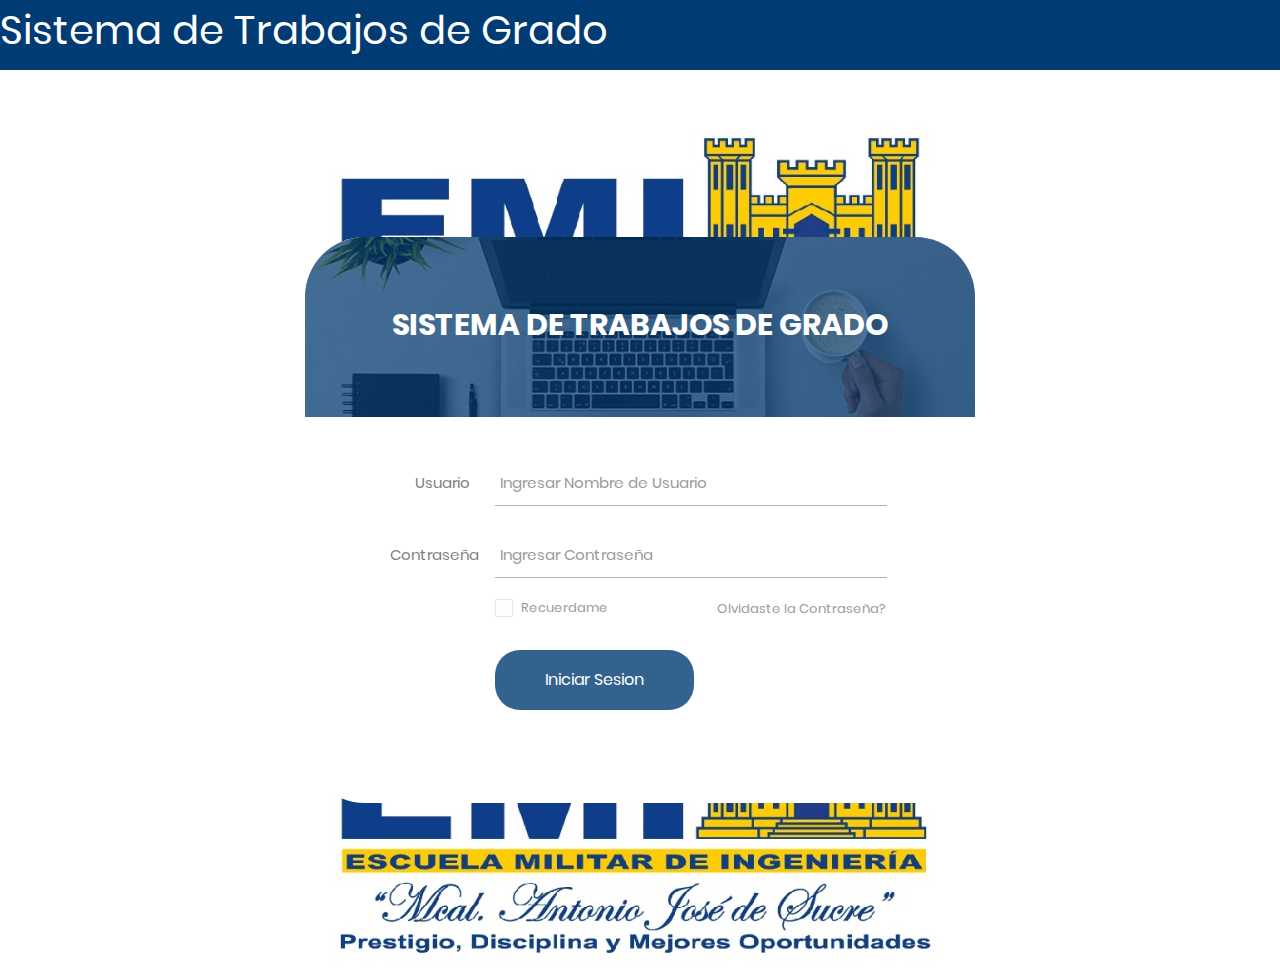
<file: index.html>
<!DOCTYPE html>
<html lang="en">
<head>
	<title>Inicio de Sesion</title>
	<meta charset="UTF-8">
	<meta name="viewport" content="width=device-width, initial-scale=1">
	
	<link rel="icon" type="image/png" href="images/icons/favicon.ico"/>
	<link rel="stylesheet" type="text/css" href="vendor/bootstrap/css/bootstrap.min.css">
	<link rel="stylesheet" type="text/css" href="fonts/font-awesome-4.7.0/css/font-awesome.min.css">
	<link rel="stylesheet" type="text/css" href="fonts/Linearicons-Free-v1.0.0/icon-font.min.css">
	<link rel="stylesheet" type="text/css" href="vendor/animate/animate.css">
	<link rel="stylesheet" type="text/css" href="vendor/css-hamburgers/hamburgers.min.css">
	<link rel="stylesheet" type="text/css" href="vendor/animsition/css/animsition.min.css">
	<link rel="stylesheet" type="text/css" href="vendor/select2/select2.min.css">	
	<link rel="stylesheet" type="text/css" href="vendor/daterangepicker/daterangepicker.css">
	<link rel="stylesheet" type="text/css" href="css/util.css">
	<link rel="stylesheet" type="text/css" href="css/main.css">

</head>
<body style="background-color: rgba(54,84,99,0.7);background-size: contain; background-image: url(images/bg-1.jpg);">
	<header style="background-color: #003B73 ; height: 70px; color: white; font-size: 40px ">Sistema de Trabajos de Grado</header>
	<div class="limiter">
		<div class="container-login100">
			<div class="wrap-login100">
				<div class="login100-form-title" style="background-image: url(images/bg-01.jpg);">
					<span class="login100-form-title-1">
						Sistema de Trabajos de Grado
					</span>
				</div>

				<form class="login100-form validate-form">
					<div class="wrap-input100 validate-input m-b-26" data-validate="Username is required">
						<span class="label-input100">Usuario</span>
						<input class="input100" type="text" name="username" placeholder="Ingresar Nombre de Usuario">
						<span class="focus-input100"></span>
					</div>

					<div class="wrap-input100 validate-input m-b-18" data-validate = "Password is required">
						<span class="label-input100">Contraseña</span>
						<input class="input100" type="password" name="pass" placeholder="Ingresar Contraseña">
						<span class="focus-input100"></span>
					</div>

					<div class="flex-sb-m w-full p-b-30">
						<div class="contact100-form-checkbox">
							<input class="input-checkbox100" id="ckb1" type="checkbox" name="remember-me">
							<label class="label-checkbox100" for="ckb1">
								Recuerdame
							</label>
						</div>

						<div>
							<a href="#" class="txt1">
								Olvidaste la Contraseña?
							</a>
						</div>
					</div>

					<div class="container-login100-form-btn">
						<button class="login100-form-btn">
							Iniciar Sesion
						</button>
					</div>
				</form>
			</div>
		</div>
	</div>
	
<!--===============================================================================================-->
	<script src="vendor/jquery/jquery-3.2.1.min.js"></script>
<!--===============================================================================================-->
	<script src="vendor/animsition/js/animsition.min.js"></script>
<!--===============================================================================================-->
	<script src="vendor/bootstrap/js/popper.js"></script>
	<script src="vendor/bootstrap/js/bootstrap.min.js"></script>
<!--===============================================================================================-->
	<script src="vendor/select2/select2.min.js"></script>
<!--===============================================================================================-->
	<script src="vendor/daterangepicker/moment.min.js"></script>
	<script src="vendor/daterangepicker/daterangepicker.js"></script>
<!--===============================================================================================-->
	<script src="vendor/countdowntime/countdowntime.js"></script>
<!--===============================================================================================-->
	<script src="js/main.js"></script>

</body>
</html>
</file>
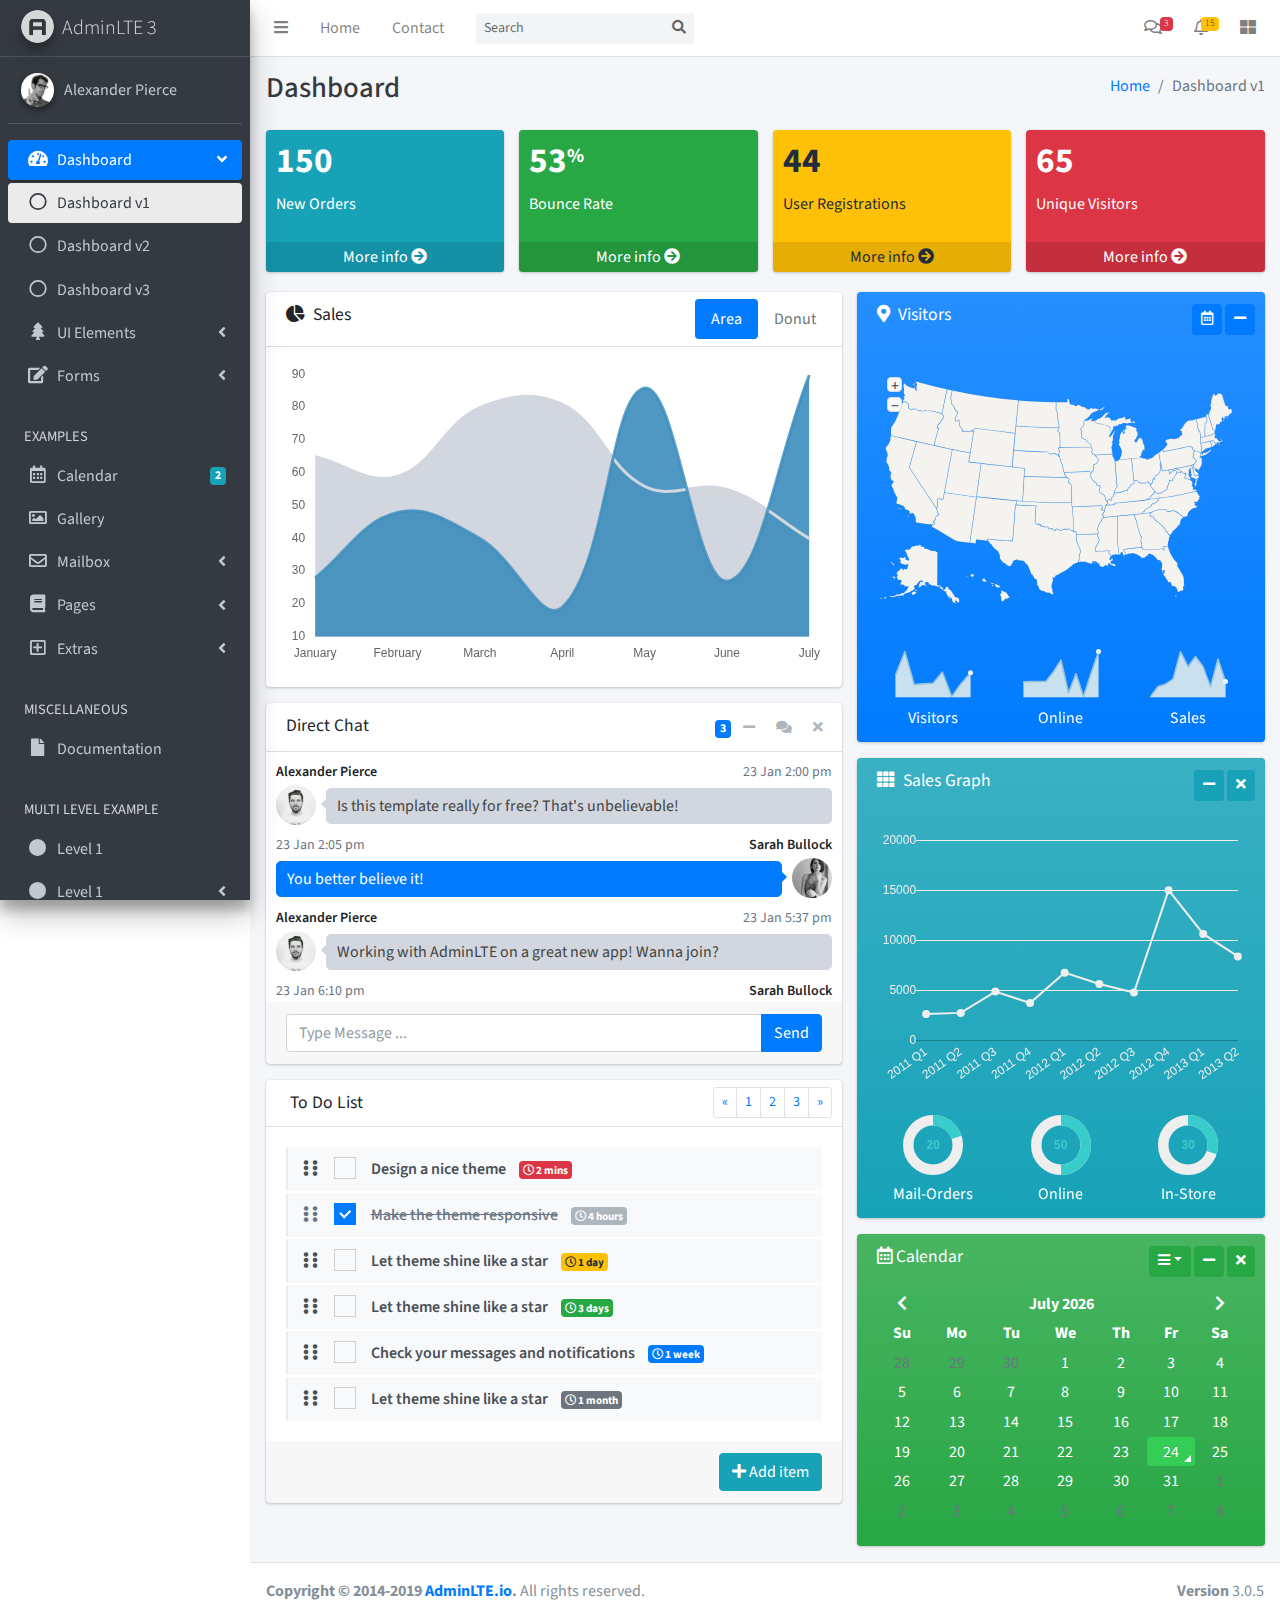
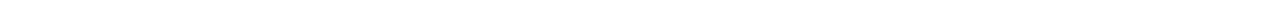
<file: admin/index.html>
<!DOCTYPE html>
<html>
<head>
  <meta charset="utf-8">
  <meta http-equiv="X-UA-Compatible" content="IE=edge">
  <title>AdminLTE 3 | Dashboard</title>
  <!-- Tell the browser to be responsive to screen width -->
  <meta name="viewport" content="width=device-width, initial-scale=1">
  <!-- Font Awesome -->
  <link rel="stylesheet" href="plugins/fontawesome-free/css/all.min.css">
  <!-- Ionicons -->
  <link rel="stylesheet" href="https://code.ionicframework.com/ionicons/2.0.1/css/ionicons.min.css">
  <!-- Tempusdominus Bbootstrap 4 -->
  <link rel="stylesheet" href="plugins/tempusdominus-bootstrap-4/css/tempusdominus-bootstrap-4.min.css">
  <!-- iCheck -->
  <link rel="stylesheet" href="plugins/icheck-bootstrap/icheck-bootstrap.min.css">
  <!-- JQVMap -->
  <link rel="stylesheet" href="plugins/jqvmap/jqvmap.min.css">
  <!-- Theme style -->
  <link rel="stylesheet" href="dist/css/adminlte.min.css">
  <!-- overlayScrollbars -->
  <link rel="stylesheet" href="plugins/overlayScrollbars/css/OverlayScrollbars.min.css">
  <!-- Daterange picker -->
  <link rel="stylesheet" href="plugins/daterangepicker/daterangepicker.css">
  <!-- summernote -->
  <link rel="stylesheet" href="plugins/summernote/summernote-bs4.css">
  <!-- Google Font: Source Sans Pro -->
  <link href="https://fonts.googleapis.com/css?family=Source+Sans+Pro:300,400,400i,700" rel="stylesheet">
</head>
<body class="hold-transition sidebar-mini layout-fixed">
<div class="wrapper">

  <!-- Navbar -->
  <nav class="main-header navbar navbar-expand navbar-white navbar-light">
    <!-- Left navbar links -->
    <ul class="navbar-nav">
      <li class="nav-item">
        <a class="nav-link" data-widget="pushmenu" href="#" role="button"><i class="fas fa-bars"></i></a>
      </li>
      <li class="nav-item d-none d-sm-inline-block">
        <a href="index3.html" class="nav-link">Home</a>
      </li>
      <li class="nav-item d-none d-sm-inline-block">
        <a href="#" class="nav-link">Contact</a>
      </li>
    </ul>

    <!-- SEARCH FORM -->
    <form class="form-inline ml-3">
      <div class="input-group input-group-sm">
        <input class="form-control form-control-navbar" type="search" placeholder="Search" aria-label="Search">
        <div class="input-group-append">
          <button class="btn btn-navbar" type="submit">
            <i class="fas fa-search"></i>
          </button>
        </div>
      </div>
    </form>

    <!-- Right navbar links -->
    <ul class="navbar-nav ml-auto">
      <!-- Messages Dropdown Menu -->
      <li class="nav-item dropdown">
        <a class="nav-link" data-toggle="dropdown" href="#">
          <i class="far fa-comments"></i>
          <span class="badge badge-danger navbar-badge">3</span>
        </a>
        <div class="dropdown-menu dropdown-menu-lg dropdown-menu-right">
          <a href="#" class="dropdown-item">
            <!-- Message Start -->
            <div class="media">
              <img src="dist/img/user1-128x128.jpg" alt="User Avatar" class="img-size-50 mr-3 img-circle">
              <div class="media-body">
                <h3 class="dropdown-item-title">
                  Brad Diesel
                  <span class="float-right text-sm text-danger"><i class="fas fa-star"></i></span>
                </h3>
                <p class="text-sm">Call me whenever you can...</p>
                <p class="text-sm text-muted"><i class="far fa-clock mr-1"></i> 4 Hours Ago</p>
              </div>
            </div>
            <!-- Message End -->
          </a>
          <div class="dropdown-divider"></div>
          <a href="#" class="dropdown-item">
            <!-- Message Start -->
            <div class="media">
              <img src="dist/img/user8-128x128.jpg" alt="User Avatar" class="img-size-50 img-circle mr-3">
              <div class="media-body">
                <h3 class="dropdown-item-title">
                  John Pierce
                  <span class="float-right text-sm text-muted"><i class="fas fa-star"></i></span>
                </h3>
                <p class="text-sm">I got your message bro</p>
                <p class="text-sm text-muted"><i class="far fa-clock mr-1"></i> 4 Hours Ago</p>
              </div>
            </div>
            <!-- Message End -->
          </a>
          <div class="dropdown-divider"></div>
          <a href="#" class="dropdown-item">
            <!-- Message Start -->
            <div class="media">
              <img src="dist/img/user3-128x128.jpg" alt="User Avatar" class="img-size-50 img-circle mr-3">
              <div class="media-body">
                <h3 class="dropdown-item-title">
                  Nora Silvester
                  <span class="float-right text-sm text-warning"><i class="fas fa-star"></i></span>
                </h3>
                <p class="text-sm">The subject goes here</p>
                <p class="text-sm text-muted"><i class="far fa-clock mr-1"></i> 4 Hours Ago</p>
              </div>
            </div>
            <!-- Message End -->
          </a>
          <div class="dropdown-divider"></div>
          <a href="#" class="dropdown-item dropdown-footer">See All Messages</a>
        </div>
      </li>
      <!-- Notifications Dropdown Menu -->
      <li class="nav-item dropdown">
        <a class="nav-link" data-toggle="dropdown" href="#">
          <i class="far fa-bell"></i>
          <span class="badge badge-warning navbar-badge">15</span>
        </a>
        <div class="dropdown-menu dropdown-menu-lg dropdown-menu-right">
          <span class="dropdown-item dropdown-header">15 Notifications</span>
          <div class="dropdown-divider"></div>
          <a href="#" class="dropdown-item">
            <i class="fas fa-envelope mr-2"></i> 4 new messages
            <span class="float-right text-muted text-sm">3 mins</span>
          </a>
          <div class="dropdown-divider"></div>
          <a href="#" class="dropdown-item">
            <i class="fas fa-users mr-2"></i> 8 friend requests
            <span class="float-right text-muted text-sm">12 hours</span>
          </a>
          <div class="dropdown-divider"></div>
          <a href="#" class="dropdown-item">
            <i class="fas fa-file mr-2"></i> 3 new reports
            <span class="float-right text-muted text-sm">2 days</span>
          </a>
          <div class="dropdown-divider"></div>
          <a href="#" class="dropdown-item dropdown-footer">See All Notifications</a>
        </div>
      </li>
      <li class="nav-item">
        <a class="nav-link" data-widget="control-sidebar" data-slide="true" href="#" role="button">
          <i class="fas fa-th-large"></i>
        </a>
      </li>
    </ul>
  </nav>
  <!-- /.navbar -->

  <!-- Main Sidebar Container -->
  <aside class="main-sidebar sidebar-dark-primary elevation-4">
    <!-- Brand Logo -->
    <a href="index3.html" class="brand-link">
      <img src="dist/img/AdminLTELogo.png" alt="AdminLTE Logo" class="brand-image img-circle elevation-3"
           style="opacity: .8">
      <span class="brand-text font-weight-light">AdminLTE 3</span>
    </a>

    <!-- Sidebar -->
    <div class="sidebar">
      <!-- Sidebar user panel (optional) -->
      <div class="user-panel mt-3 pb-3 mb-3 d-flex">
        <div class="image">
          <img src="dist/img/user2-160x160.jpg" class="img-circle elevation-2" alt="User Image">
        </div>
        <div class="info">
          <a href="#" class="d-block">Alexander Pierce</a>
        </div>
      </div>

      <!-- Sidebar Menu -->
      <nav class="mt-2">
        <ul class="nav nav-pills nav-sidebar flex-column" data-widget="treeview" role="menu" data-accordion="false">
          <!-- Add icons to the links using the .nav-icon class
               with font-awesome or any other icon font library -->
          <li class="nav-item has-treeview menu-open">
            <a href="#" class="nav-link active">
              <i class="nav-icon fas fa-tachometer-alt"></i>
              <p>
                Dashboard
                <i class="right fas fa-angle-left"></i>
              </p>
            </a>
            <ul class="nav nav-treeview">
              <li class="nav-item">
                <a href="./index.html" class="nav-link active">
                  <i class="far fa-circle nav-icon"></i>
                  <p>Dashboard v1</p>
                </a>
              </li>
              <li class="nav-item">
                <a href="./index2.html" class="nav-link">
                  <i class="far fa-circle nav-icon"></i>
                  <p>Dashboard v2</p>
                </a>
              </li>
              <li class="nav-item">
                <a href="./index3.html" class="nav-link">
                  <i class="far fa-circle nav-icon"></i>
                  <p>Dashboard v3</p>
                </a>
              </li>
            </ul>
          </li>
          
          
            
          <li class="nav-item has-treeview">
            <a href="#" class="nav-link">
              <i class="nav-icon fas fa-tree"></i>
              <p>
                UI Elements
                <i class="fas fa-angle-left right"></i>
              </p>
            </a>
            <ul class="nav nav-treeview">
              <li class="nav-item">
                <a href="pages/UI/general.html" class="nav-link">
                  <i class="far fa-circle nav-icon"></i>
                  <p>General</p>
                </a>
              </li>
              <li class="nav-item">
                <a href="pages/UI/icons.html" class="nav-link">
                  <i class="far fa-circle nav-icon"></i>
                  <p>Icons</p>
                </a>
              </li>
              <li class="nav-item">
                <a href="pages/UI/buttons.html" class="nav-link">
                  <i class="far fa-circle nav-icon"></i>
                  <p>Buttons</p>
                </a>
              </li>
              <li class="nav-item">
                <a href="pages/UI/sliders.html" class="nav-link">
                  <i class="far fa-circle nav-icon"></i>
                  <p>Sliders</p>
                </a>
              </li>
              <li class="nav-item">
                <a href="pages/UI/modals.html" class="nav-link">
                  <i class="far fa-circle nav-icon"></i>
                  <p>Modals & Alerts</p>
                </a>
              </li>
              <li class="nav-item">
                <a href="pages/UI/navbar.html" class="nav-link">
                  <i class="far fa-circle nav-icon"></i>
                  <p>Navbar & Tabs</p>
                </a>
              </li>
              <li class="nav-item">
                <a href="pages/UI/timeline.html" class="nav-link">
                  <i class="far fa-circle nav-icon"></i>
                  <p>Timeline</p>
                </a>
              </li>
              <li class="nav-item">
                <a href="pages/UI/ribbons.html" class="nav-link">
                  <i class="far fa-circle nav-icon"></i>
                  <p>Ribbons</p>
                </a>
              </li>
            </ul>
          </li>
          <li class="nav-item has-treeview">
            <a href="#" class="nav-link">
              <i class="nav-icon fas fa-edit"></i>
              <p>
                Forms
                <i class="fas fa-angle-left right"></i>
              </p>
            </a>
            <ul class="nav nav-treeview">
              <li class="nav-item">
                <a href="pages/forms/general.html" class="nav-link">
                  <i class="far fa-circle nav-icon"></i>
                  <p>General Elements</p>
                </a>
              </li>
              <li class="nav-item">
                <a href="pages/forms/advanced.html" class="nav-link">
                  <i class="far fa-circle nav-icon"></i>
                  <p>Advanced Elements</p>
                </a>
              </li>
              <li class="nav-item">
                <a href="pages/forms/editors.html" class="nav-link">
                  <i class="far fa-circle nav-icon"></i>
                  <p>Editors</p>
                </a>
              </li>
              <li class="nav-item">
                <a href="pages/forms/validation.html" class="nav-link">
                  <i class="far fa-circle nav-icon"></i>
                  <p>Validation</p>
                </a>
              </li>
            </ul>
          </li>
          
          <li class="nav-header">EXAMPLES</li>
          <li class="nav-item">
            <a href="pages/calendar.html" class="nav-link">
              <i class="nav-icon far fa-calendar-alt"></i>
              <p>
                Calendar
                <span class="badge badge-info right">2</span>
              </p>
            </a>
          </li>
          <li class="nav-item">
            <a href="pages/gallery.html" class="nav-link">
              <i class="nav-icon far fa-image"></i>
              <p>
                Gallery
              </p>
            </a>
          </li>
          <li class="nav-item has-treeview">
            <a href="#" class="nav-link">
              <i class="nav-icon far fa-envelope"></i>
              <p>
                Mailbox
                <i class="fas fa-angle-left right"></i>
              </p>
            </a>
            <ul class="nav nav-treeview">
              <li class="nav-item">
                <a href="pages/mailbox/mailbox.html" class="nav-link">
                  <i class="far fa-circle nav-icon"></i>
                  <p>Inbox</p>
                </a>
              </li>
              <li class="nav-item">
                <a href="pages/mailbox/compose.html" class="nav-link">
                  <i class="far fa-circle nav-icon"></i>
                  <p>Compose</p>
                </a>
              </li>
              <li class="nav-item">
                <a href="pages/mailbox/read-mail.html" class="nav-link">
                  <i class="far fa-circle nav-icon"></i>
                  <p>Read</p>
                </a>
              </li>
            </ul>
          </li>
          <li class="nav-item has-treeview">
            <a href="#" class="nav-link">
              <i class="nav-icon fas fa-book"></i>
              <p>
                Pages
                <i class="fas fa-angle-left right"></i>
              </p>
            </a>
            <ul class="nav nav-treeview">
              <li class="nav-item">
                <a href="pages/examples/invoice.html" class="nav-link">
                  <i class="far fa-circle nav-icon"></i>
                  <p>Invoice</p>
                </a>
              </li>
              <li class="nav-item">
                <a href="pages/examples/profile.html" class="nav-link">
                  <i class="far fa-circle nav-icon"></i>
                  <p>Profile</p>
                </a>
              </li>
              <li class="nav-item">
                <a href="pages/examples/e-commerce.html" class="nav-link">
                  <i class="far fa-circle nav-icon"></i>
                  <p>E-commerce</p>
                </a>
              </li>
              <li class="nav-item">
                <a href="pages/examples/projects.html" class="nav-link">
                  <i class="far fa-circle nav-icon"></i>
                  <p>Projects</p>
                </a>
              </li>
              <li class="nav-item">
                <a href="pages/examples/project-add.html" class="nav-link">
                  <i class="far fa-circle nav-icon"></i>
                  <p>Project Add</p>
                </a>
              </li>
              <li class="nav-item">
                <a href="pages/examples/project-edit.html" class="nav-link">
                  <i class="far fa-circle nav-icon"></i>
                  <p>Project Edit</p>
                </a>
              </li>
              <li class="nav-item">
                <a href="pages/examples/project-detail.html" class="nav-link">
                  <i class="far fa-circle nav-icon"></i>
                  <p>Project Detail</p>
                </a>
              </li>
              <li class="nav-item">
                <a href="pages/examples/contacts.html" class="nav-link">
                  <i class="far fa-circle nav-icon"></i>
                  <p>Contacts</p>
                </a>
              </li>
            </ul>
          </li>
          <li class="nav-item has-treeview">
            <a href="#" class="nav-link">
              <i class="nav-icon far fa-plus-square"></i>
              <p>
                Extras
                <i class="fas fa-angle-left right"></i>
              </p>
            </a>
            <ul class="nav nav-treeview">
              <li class="nav-item">
                <a href="pages/examples/login.html" class="nav-link">
                  <i class="far fa-circle nav-icon"></i>
                  <p>Login</p>
                </a>
              </li>
              <li class="nav-item">
                <a href="pages/examples/register.html" class="nav-link">
                  <i class="far fa-circle nav-icon"></i>
                  <p>Register</p>
                </a>
              </li>
              <li class="nav-item">
                <a href="pages/examples/forgot-password.html" class="nav-link">
                  <i class="far fa-circle nav-icon"></i>
                  <p>Forgot Password</p>
                </a>
              </li>
              <li class="nav-item">
                <a href="pages/examples/recover-password.html" class="nav-link">
                  <i class="far fa-circle nav-icon"></i>
                  <p>Recover Password</p>
                </a>
              </li>
              <li class="nav-item">
                <a href="pages/examples/lockscreen.html" class="nav-link">
                  <i class="far fa-circle nav-icon"></i>
                  <p>Lockscreen</p>
                </a>
              </li>
              <li class="nav-item">
                <a href="pages/examples/legacy-user-menu.html" class="nav-link">
                  <i class="far fa-circle nav-icon"></i>
                  <p>Legacy User Menu</p>
                </a>
              </li>
              <li class="nav-item">
                <a href="pages/examples/language-menu.html" class="nav-link">
                  <i class="far fa-circle nav-icon"></i>
                  <p>Language Menu</p>
                </a>
              </li>
              <li class="nav-item">
                <a href="pages/examples/404.html" class="nav-link">
                  <i class="far fa-circle nav-icon"></i>
                  <p>Error 404</p>
                </a>
              </li>
              <li class="nav-item">
                <a href="pages/examples/500.html" class="nav-link">
                  <i class="far fa-circle nav-icon"></i>
                  <p>Error 500</p>
                </a>
              </li>
              <li class="nav-item">
                <a href="pages/examples/pace.html" class="nav-link">
                  <i class="far fa-circle nav-icon"></i>
                  <p>Pace</p>
                </a>
              </li>
              <li class="nav-item">
                <a href="pages/examples/blank.html" class="nav-link">
                  <i class="far fa-circle nav-icon"></i>
                  <p>Blank Page</p>
                </a>
              </li>
              <li class="nav-item">
                <a href="starter.html" class="nav-link">
                  <i class="far fa-circle nav-icon"></i>
                  <p>Starter Page</p>
                </a>
              </li>
            </ul>
          </li>
          <li class="nav-header">MISCELLANEOUS</li>
          <li class="nav-item">
            <a href="https://adminlte.io/docs/3.0" class="nav-link">
              <i class="nav-icon fas fa-file"></i>
              <p>Documentation</p>
            </a>
          </li>
          <li class="nav-header">MULTI LEVEL EXAMPLE</li>
          <li class="nav-item">
            <a href="#" class="nav-link">
              <i class="fas fa-circle nav-icon"></i>
              <p>Level 1</p>
            </a>
          </li>
          <li class="nav-item has-treeview">
            <a href="#" class="nav-link">
              <i class="nav-icon fas fa-circle"></i>
              <p>
                Level 1
                <i class="right fas fa-angle-left"></i>
              </p>
            </a>
            <ul class="nav nav-treeview">
              <li class="nav-item">
                <a href="#" class="nav-link">
                  <i class="far fa-circle nav-icon"></i>
                  <p>Level 2</p>
                </a>
              </li>
              <li class="nav-item has-treeview">
                <a href="#" class="nav-link">
                  <i class="far fa-circle nav-icon"></i>
                  <p>
                    Level 2
                    <i class="right fas fa-angle-left"></i>
                  </p>
                </a>
                <ul class="nav nav-treeview">
                  <li class="nav-item">
                    <a href="#" class="nav-link">
                      <i class="far fa-dot-circle nav-icon"></i>
                      <p>Level 3</p>
                    </a>
                  </li>
                  <li class="nav-item">
                    <a href="#" class="nav-link">
                      <i class="far fa-dot-circle nav-icon"></i>
                      <p>Level 3</p>
                    </a>
                  </li>
                  <li class="nav-item">
                    <a href="#" class="nav-link">
                      <i class="far fa-dot-circle nav-icon"></i>
                      <p>Level 3</p>
                    </a>
                  </li>
                </ul>
              </li>
              <li class="nav-item">
                <a href="#" class="nav-link">
                  <i class="far fa-circle nav-icon"></i>
                  <p>Level 2</p>
                </a>
              </li>
            </ul>
          </li>
          <li class="nav-item">
            <a href="#" class="nav-link">
              <i class="fas fa-circle nav-icon"></i>
              <p>Level 1</p>
            </a>
          </li>
          <li class="nav-header">LABELS</li>
          <li class="nav-item">
            <a href="#" class="nav-link">
              <i class="nav-icon far fa-circle text-danger"></i>
              <p class="text">Important</p>
            </a>
          </li>
          <li class="nav-item">
            <a href="#" class="nav-link">
              <i class="nav-icon far fa-circle text-warning"></i>
              <p>Warning</p>
            </a>
          </li>
          <li class="nav-item">
            <a href="#" class="nav-link">
              <i class="nav-icon far fa-circle text-info"></i>
              <p>Informational</p>
            </a>
          </li>
        </ul>
      </nav>
      <!-- /.sidebar-menu -->
    </div>
    <!-- /.sidebar -->
  </aside>

  <!-- Content Wrapper. Contains page content -->
  <div class="content-wrapper">
    <!-- Content Header (Page header) -->
    <div class="content-header">
      <div class="container-fluid">
        <div class="row mb-2">
          <div class="col-sm-6">
            <h1 class="m-0 text-dark">Dashboard</h1>
          </div><!-- /.col -->
          <div class="col-sm-6">
            <ol class="breadcrumb float-sm-right">
              <li class="breadcrumb-item"><a href="#">Home</a></li>
              <li class="breadcrumb-item active">Dashboard v1</li>
            </ol>
          </div><!-- /.col -->
        </div><!-- /.row -->
      </div><!-- /.container-fluid -->
    </div>
    <!-- /.content-header -->

    <!-- Main content -->
    <section class="content">
      <div class="container-fluid">
        <!-- Small boxes (Stat box) -->
        <div class="row">
          <div class="col-lg-3 col-6">
            <!-- small box -->
            <div class="small-box bg-info">
              <div class="inner">
                <h3>150</h3>

                <p>New Orders</p>
              </div>
              <div class="icon">
                <i class="ion ion-bag"></i>
              </div>
              <a href="#" class="small-box-footer">More info <i class="fas fa-arrow-circle-right"></i></a>
            </div>
          </div>
          <!-- ./col -->
          <div class="col-lg-3 col-6">
            <!-- small box -->
            <div class="small-box bg-success">
              <div class="inner">
                <h3>53<sup style="font-size: 20px">%</sup></h3>

                <p>Bounce Rate</p>
              </div>
              <div class="icon">
                <i class="ion ion-stats-bars"></i>
              </div>
              <a href="#" class="small-box-footer">More info <i class="fas fa-arrow-circle-right"></i></a>
            </div>
          </div>
          <!-- ./col -->
          <div class="col-lg-3 col-6">
            <!-- small box -->
            <div class="small-box bg-warning">
              <div class="inner">
                <h3>44</h3>

                <p>User Registrations</p>
              </div>
              <div class="icon">
                <i class="ion ion-person-add"></i>
              </div>
              <a href="#" class="small-box-footer">More info <i class="fas fa-arrow-circle-right"></i></a>
            </div>
          </div>
          <!-- ./col -->
          <div class="col-lg-3 col-6">
            <!-- small box -->
            <div class="small-box bg-danger">
              <div class="inner">
                <h3>65</h3>

                <p>Unique Visitors</p>
              </div>
              <div class="icon">
                <i class="ion ion-pie-graph"></i>
              </div>
              <a href="#" class="small-box-footer">More info <i class="fas fa-arrow-circle-right"></i></a>
            </div>
          </div>
          <!-- ./col -->
        </div>
        <!-- /.row -->
        <!-- Main row -->
        <div class="row">
          <!-- Left col -->
          <section class="col-lg-7 connectedSortable">
            <!-- Custom tabs (Charts with tabs)-->
            <div class="card">
              <div class="card-header">
                <h3 class="card-title">
                  <i class="fas fa-chart-pie mr-1"></i>
                  Sales
                </h3>
                <div class="card-tools">
                  <ul class="nav nav-pills ml-auto">
                    <li class="nav-item">
                      <a class="nav-link active" href="#revenue-chart" data-toggle="tab">Area</a>
                    </li>
                    <li class="nav-item">
                      <a class="nav-link" href="#sales-chart" data-toggle="tab">Donut</a>
                    </li>
                  </ul>
                </div>
              </div><!-- /.card-header -->
              <div class="card-body">
                <div class="tab-content p-0">
                  <!-- Morris chart - Sales -->
                  <div class="chart tab-pane active" id="revenue-chart"
                       style="position: relative; height: 300px;">
                      <canvas id="revenue-chart-canvas" height="300" style="height: 300px;"></canvas>                         
                   </div>
                  <div class="chart tab-pane" id="sales-chart" style="position: relative; height: 300px;">
                    <canvas id="sales-chart-canvas" height="300" style="height: 300px;"></canvas>                         
                  </div>  
                </div>
              </div><!-- /.card-body -->
            </div>
            <!-- /.card -->

            <!-- DIRECT CHAT -->
            <div class="card direct-chat direct-chat-primary">
              <div class="card-header">
                <h3 class="card-title">Direct Chat</h3>

                <div class="card-tools">
                  <span data-toggle="tooltip" title="3 New Messages" class="badge badge-primary">3</span>
                  <button type="button" class="btn btn-tool" data-card-widget="collapse">
                    <i class="fas fa-minus"></i>
                  </button>
                  <button type="button" class="btn btn-tool" data-toggle="tooltip" title="Contacts"
                          data-widget="chat-pane-toggle">
                    <i class="fas fa-comments"></i>
                  </button>
                  <button type="button" class="btn btn-tool" data-card-widget="remove"><i class="fas fa-times"></i>
                  </button>
                </div>
              </div>
              <!-- /.card-header -->
              <div class="card-body">
                <!-- Conversations are loaded here -->
                <div class="direct-chat-messages">
                  <!-- Message. Default to the left -->
                  <div class="direct-chat-msg">
                    <div class="direct-chat-infos clearfix">
                      <span class="direct-chat-name float-left">Alexander Pierce</span>
                      <span class="direct-chat-timestamp float-right">23 Jan 2:00 pm</span>
                    </div>
                    <!-- /.direct-chat-infos -->
                    <img class="direct-chat-img" src="dist/img/user1-128x128.jpg" alt="message user image">
                    <!-- /.direct-chat-img -->
                    <div class="direct-chat-text">
                      Is this template really for free? That's unbelievable!
                    </div>
                    <!-- /.direct-chat-text -->
                  </div>
                  <!-- /.direct-chat-msg -->

                  <!-- Message to the right -->
                  <div class="direct-chat-msg right">
                    <div class="direct-chat-infos clearfix">
                      <span class="direct-chat-name float-right">Sarah Bullock</span>
                      <span class="direct-chat-timestamp float-left">23 Jan 2:05 pm</span>
                    </div>
                    <!-- /.direct-chat-infos -->
                    <img class="direct-chat-img" src="dist/img/user3-128x128.jpg" alt="message user image">
                    <!-- /.direct-chat-img -->
                    <div class="direct-chat-text">
                      You better believe it!
                    </div>
                    <!-- /.direct-chat-text -->
                  </div>
                  <!-- /.direct-chat-msg -->

                  <!-- Message. Default to the left -->
                  <div class="direct-chat-msg">
                    <div class="direct-chat-infos clearfix">
                      <span class="direct-chat-name float-left">Alexander Pierce</span>
                      <span class="direct-chat-timestamp float-right">23 Jan 5:37 pm</span>
                    </div>
                    <!-- /.direct-chat-infos -->
                    <img class="direct-chat-img" src="dist/img/user1-128x128.jpg" alt="message user image">
                    <!-- /.direct-chat-img -->
                    <div class="direct-chat-text">
                      Working with AdminLTE on a great new app! Wanna join?
                    </div>
                    <!-- /.direct-chat-text -->
                  </div>
                  <!-- /.direct-chat-msg -->

                  <!-- Message to the right -->
                  <div class="direct-chat-msg right">
                    <div class="direct-chat-infos clearfix">
                      <span class="direct-chat-name float-right">Sarah Bullock</span>
                      <span class="direct-chat-timestamp float-left">23 Jan 6:10 pm</span>
                    </div>
                    <!-- /.direct-chat-infos -->
                    <img class="direct-chat-img" src="dist/img/user3-128x128.jpg" alt="message user image">
                    <!-- /.direct-chat-img -->
                    <div class="direct-chat-text">
                      I would love to.
                    </div>
                    <!-- /.direct-chat-text -->
                  </div>
                  <!-- /.direct-chat-msg -->

                </div>
                <!--/.direct-chat-messages-->

                <!-- Contacts are loaded here -->
                <div class="direct-chat-contacts">
                  <ul class="contacts-list">
                    <li>
                      <a href="#">
                        <img class="contacts-list-img" src="dist/img/user1-128x128.jpg">

                        <div class="contacts-list-info">
                          <span class="contacts-list-name">
                            Count Dracula
                            <small class="contacts-list-date float-right">2/28/2015</small>
                          </span>
                          <span class="contacts-list-msg">How have you been? I was...</span>
                        </div>
                        <!-- /.contacts-list-info -->
                      </a>
                    </li>
                    <!-- End Contact Item -->
                    <li>
                      <a href="#">
                        <img class="contacts-list-img" src="dist/img/user7-128x128.jpg">

                        <div class="contacts-list-info">
                          <span class="contacts-list-name">
                            Sarah Doe
                            <small class="contacts-list-date float-right">2/23/2015</small>
                          </span>
                          <span class="contacts-list-msg">I will be waiting for...</span>
                        </div>
                        <!-- /.contacts-list-info -->
                      </a>
                    </li>
                    <!-- End Contact Item -->
                    <li>
                      <a href="#">
                        <img class="contacts-list-img" src="dist/img/user3-128x128.jpg">

                        <div class="contacts-list-info">
                          <span class="contacts-list-name">
                            Nadia Jolie
                            <small class="contacts-list-date float-right">2/20/2015</small>
                          </span>
                          <span class="contacts-list-msg">I'll call you back at...</span>
                        </div>
                        <!-- /.contacts-list-info -->
                      </a>
                    </li>
                    <!-- End Contact Item -->
                    <li>
                      <a href="#">
                        <img class="contacts-list-img" src="dist/img/user5-128x128.jpg">

                        <div class="contacts-list-info">
                          <span class="contacts-list-name">
                            Nora S. Vans
                            <small class="contacts-list-date float-right">2/10/2015</small>
                          </span>
                          <span class="contacts-list-msg">Where is your new...</span>
                        </div>
                        <!-- /.contacts-list-info -->
                      </a>
                    </li>
                    <!-- End Contact Item -->
                    <li>
                      <a href="#">
                        <img class="contacts-list-img" src="dist/img/user6-128x128.jpg">

                        <div class="contacts-list-info">
                          <span class="contacts-list-name">
                            John K.
                            <small class="contacts-list-date float-right">1/27/2015</small>
                          </span>
                          <span class="contacts-list-msg">Can I take a look at...</span>
                        </div>
                        <!-- /.contacts-list-info -->
                      </a>
                    </li>
                    <!-- End Contact Item -->
                    <li>
                      <a href="#">
                        <img class="contacts-list-img" src="dist/img/user8-128x128.jpg">

                        <div class="contacts-list-info">
                          <span class="contacts-list-name">
                            Kenneth M.
                            <small class="contacts-list-date float-right">1/4/2015</small>
                          </span>
                          <span class="contacts-list-msg">Never mind I found...</span>
                        </div>
                        <!-- /.contacts-list-info -->
                      </a>
                    </li>
                    <!-- End Contact Item -->
                  </ul>
                  <!-- /.contacts-list -->
                </div>
                <!-- /.direct-chat-pane -->
              </div>
              <!-- /.card-body -->
              <div class="card-footer">
                <form action="#" method="post">
                  <div class="input-group">
                    <input type="text" name="message" placeholder="Type Message ..." class="form-control">
                    <span class="input-group-append">
                      <button type="button" class="btn btn-primary">Send</button>
                    </span>
                  </div>
                </form>
              </div>
              <!-- /.card-footer-->
            </div>
            <!--/.direct-chat -->

            <!-- TO DO List -->
            <div class="card">
              <div class="card-header">
                <h3 class="card-title">
                  <i class="ion ion-clipboard mr-1"></i>
                  To Do List
                </h3>

                <div class="card-tools">
                  <ul class="pagination pagination-sm">
                    <li class="page-item"><a href="#" class="page-link">&laquo;</a></li>
                    <li class="page-item"><a href="#" class="page-link">1</a></li>
                    <li class="page-item"><a href="#" class="page-link">2</a></li>
                    <li class="page-item"><a href="#" class="page-link">3</a></li>
                    <li class="page-item"><a href="#" class="page-link">&raquo;</a></li>
                  </ul>
                </div>
              </div>
              <!-- /.card-header -->
              <div class="card-body">
                <ul class="todo-list" data-widget="todo-list">
                  <li>
                    <!-- drag handle -->
                    <span class="handle">
                      <i class="fas fa-ellipsis-v"></i>
                      <i class="fas fa-ellipsis-v"></i>
                    </span>
                    <!-- checkbox -->
                    <div  class="icheck-primary d-inline ml-2">
                      <input type="checkbox" value="" name="todo1" id="todoCheck1">
                      <label for="todoCheck1"></label>
                    </div>
                    <!-- todo text -->
                    <span class="text">Design a nice theme</span>
                    <!-- Emphasis label -->
                    <small class="badge badge-danger"><i class="far fa-clock"></i> 2 mins</small>
                    <!-- General tools such as edit or delete-->
                    <div class="tools">
                      <i class="fas fa-edit"></i>
                      <i class="fas fa-trash-o"></i>
                    </div>
                  </li>
                  <li>
                    <span class="handle">
                      <i class="fas fa-ellipsis-v"></i>
                      <i class="fas fa-ellipsis-v"></i>
                    </span>
                    <div  class="icheck-primary d-inline ml-2">
                      <input type="checkbox" value="" name="todo2" id="todoCheck2" checked>
                      <label for="todoCheck2"></label>
                    </div>
                    <span class="text">Make the theme responsive</span>
                    <small class="badge badge-info"><i class="far fa-clock"></i> 4 hours</small>
                    <div class="tools">
                      <i class="fas fa-edit"></i>
                      <i class="fas fa-trash-o"></i>
                    </div>
                  </li>
                  <li>
                    <span class="handle">
                      <i class="fas fa-ellipsis-v"></i>
                      <i class="fas fa-ellipsis-v"></i>
                    </span>
                    <div  class="icheck-primary d-inline ml-2">
                      <input type="checkbox" value="" name="todo3" id="todoCheck3">
                      <label for="todoCheck3"></label>
                    </div>
                    <span class="text">Let theme shine like a star</span>
                    <small class="badge badge-warning"><i class="far fa-clock"></i> 1 day</small>
                    <div class="tools">
                      <i class="fas fa-edit"></i>
                      <i class="fas fa-trash-o"></i>
                    </div>
                  </li>
                  <li>
                    <span class="handle">
                      <i class="fas fa-ellipsis-v"></i>
                      <i class="fas fa-ellipsis-v"></i>
                    </span>
                    <div  class="icheck-primary d-inline ml-2">
                      <input type="checkbox" value="" name="todo4" id="todoCheck4">
                      <label for="todoCheck4"></label>
                    </div>
                    <span class="text">Let theme shine like a star</span>
                    <small class="badge badge-success"><i class="far fa-clock"></i> 3 days</small>
                    <div class="tools">
                      <i class="fas fa-edit"></i>
                      <i class="fas fa-trash-o"></i>
                    </div>
                  </li>
                  <li>
                    <span class="handle">
                      <i class="fas fa-ellipsis-v"></i>
                      <i class="fas fa-ellipsis-v"></i>
                    </span>
                    <div  class="icheck-primary d-inline ml-2">
                      <input type="checkbox" value="" name="todo5" id="todoCheck5">
                      <label for="todoCheck5"></label>
                    </div>
                    <span class="text">Check your messages and notifications</span>
                    <small class="badge badge-primary"><i class="far fa-clock"></i> 1 week</small>
                    <div class="tools">
                      <i class="fas fa-edit"></i>
                      <i class="fas fa-trash-o"></i>
                    </div>
                  </li>
                  <li>
                    <span class="handle">
                      <i class="fas fa-ellipsis-v"></i>
                      <i class="fas fa-ellipsis-v"></i>
                    </span>
                    <div  class="icheck-primary d-inline ml-2">
                      <input type="checkbox" value="" name="todo6" id="todoCheck6">
                      <label for="todoCheck6"></label>
                    </div>
                    <span class="text">Let theme shine like a star</span>
                    <small class="badge badge-secondary"><i class="far fa-clock"></i> 1 month</small>
                    <div class="tools">
                      <i class="fas fa-edit"></i>
                      <i class="fas fa-trash-o"></i>
                    </div>
                  </li>
                </ul>
              </div>
              <!-- /.card-body -->
              <div class="card-footer clearfix">
                <button type="button" class="btn btn-info float-right"><i class="fas fa-plus"></i> Add item</button>
              </div>
            </div>
            <!-- /.card -->
          </section>
          <!-- /.Left col -->
          <!-- right col (We are only adding the ID to make the widgets sortable)-->
          <section class="col-lg-5 connectedSortable">

            <!-- Map card -->
            <div class="card bg-gradient-primary">
              <div class="card-header border-0">
                <h3 class="card-title">
                  <i class="fas fa-map-marker-alt mr-1"></i>
                  Visitors
                </h3>
                <!-- card tools -->
                <div class="card-tools">
                  <button type="button"
                          class="btn btn-primary btn-sm daterange"
                          data-toggle="tooltip"
                          title="Date range">
                    <i class="far fa-calendar-alt"></i>
                  </button>
                  <button type="button"
                          class="btn btn-primary btn-sm"
                          data-card-widget="collapse"
                          data-toggle="tooltip"
                          title="Collapse">
                    <i class="fas fa-minus"></i>
                  </button>
                </div>
                <!-- /.card-tools -->
              </div>
              <div class="card-body">
                <div id="world-map" style="height: 250px; width: 100%;"></div>
              </div>
              <!-- /.card-body-->
              <div class="card-footer bg-transparent">
                <div class="row">
                  <div class="col-4 text-center">
                    <div id="sparkline-1"></div>
                    <div class="text-white">Visitors</div>
                  </div>
                  <!-- ./col -->
                  <div class="col-4 text-center">
                    <div id="sparkline-2"></div>
                    <div class="text-white">Online</div>
                  </div>
                  <!-- ./col -->
                  <div class="col-4 text-center">
                    <div id="sparkline-3"></div>
                    <div class="text-white">Sales</div>
                  </div>
                  <!-- ./col -->
                </div>
                <!-- /.row -->
              </div>
            </div>
            <!-- /.card -->

            <!-- solid sales graph -->
            <div class="card bg-gradient-info">
              <div class="card-header border-0">
                <h3 class="card-title">
                  <i class="fas fa-th mr-1"></i>
                  Sales Graph
                </h3>

                <div class="card-tools">
                  <button type="button" class="btn bg-info btn-sm" data-card-widget="collapse">
                    <i class="fas fa-minus"></i>
                  </button>
                  <button type="button" class="btn bg-info btn-sm" data-card-widget="remove">
                    <i class="fas fa-times"></i>
                  </button>
                </div>
              </div>
              <div class="card-body">
                <canvas class="chart" id="line-chart" style="min-height: 250px; height: 250px; max-height: 250px; max-width: 100%;"></canvas>
              </div>
              <!-- /.card-body -->
              <div class="card-footer bg-transparent">
                <div class="row">
                  <div class="col-4 text-center">
                    <input type="text" class="knob" data-readonly="true" value="20" data-width="60" data-height="60"
                           data-fgColor="#39CCCC">

                    <div class="text-white">Mail-Orders</div>
                  </div>
                  <!-- ./col -->
                  <div class="col-4 text-center">
                    <input type="text" class="knob" data-readonly="true" value="50" data-width="60" data-height="60"
                           data-fgColor="#39CCCC">

                    <div class="text-white">Online</div>
                  </div>
                  <!-- ./col -->
                  <div class="col-4 text-center">
                    <input type="text" class="knob" data-readonly="true" value="30" data-width="60" data-height="60"
                           data-fgColor="#39CCCC">

                    <div class="text-white">In-Store</div>
                  </div>
                  <!-- ./col -->
                </div>
                <!-- /.row -->
              </div>
              <!-- /.card-footer -->
            </div>
            <!-- /.card -->

            <!-- Calendar -->
            <div class="card bg-gradient-success">
              <div class="card-header border-0">

                <h3 class="card-title">
                  <i class="far fa-calendar-alt"></i>
                  Calendar
                </h3>
                <!-- tools card -->
                <div class="card-tools">
                  <!-- button with a dropdown -->
                  <div class="btn-group">
                    <button type="button" class="btn btn-success btn-sm dropdown-toggle" data-toggle="dropdown" data-offset="-52">
                      <i class="fas fa-bars"></i></button>
                    <div class="dropdown-menu" role="menu">
                      <a href="#" class="dropdown-item">Add new event</a>
                      <a href="#" class="dropdown-item">Clear events</a>
                      <div class="dropdown-divider"></div>
                      <a href="#" class="dropdown-item">View calendar</a>
                    </div>
                  </div>
                  <button type="button" class="btn btn-success btn-sm" data-card-widget="collapse">
                    <i class="fas fa-minus"></i>
                  </button>
                  <button type="button" class="btn btn-success btn-sm" data-card-widget="remove">
                    <i class="fas fa-times"></i>
                  </button>
                </div>
                <!-- /. tools -->
              </div>
              <!-- /.card-header -->
              <div class="card-body pt-0">
                <!--The calendar -->
                <div id="calendar" style="width: 100%"></div>
              </div>
              <!-- /.card-body -->
            </div>
            <!-- /.card -->
          </section>
          <!-- right col -->
        </div>
        <!-- /.row (main row) -->
      </div><!-- /.container-fluid -->
    </section>
    <!-- /.content -->
  </div>
  <!-- /.content-wrapper -->
  <footer class="main-footer">
    <strong>Copyright &copy; 2014-2019 <a href="http://adminlte.io">AdminLTE.io</a>.</strong>
    All rights reserved.
    <div class="float-right d-none d-sm-inline-block">
      <b>Version</b> 3.0.5
    </div>
  </footer>

  <!-- Control Sidebar -->
  <aside class="control-sidebar control-sidebar-dark">
    <!-- Control sidebar content goes here -->
  </aside>
  <!-- /.control-sidebar -->
</div>
<!-- ./wrapper -->

<!-- jQuery -->
<script src="plugins/jquery/jquery.min.js"></script>
<!-- jQuery UI 1.11.4 -->
<script src="plugins/jquery-ui/jquery-ui.min.js"></script>
<!-- Resolve conflict in jQuery UI tooltip with Bootstrap tooltip -->
<script>
  $.widget.bridge('uibutton', $.ui.button)
</script>
<!-- Bootstrap 4 -->
<script src="plugins/bootstrap/js/bootstrap.bundle.min.js"></script>
<!-- ChartJS -->
<script src="plugins/chart.js/Chart.min.js"></script>
<!-- Sparkline -->
<script src="plugins/sparklines/sparkline.js"></script>
<!-- JQVMap -->
<script src="plugins/jqvmap/jquery.vmap.min.js"></script>
<script src="plugins/jqvmap/maps/jquery.vmap.usa.js"></script>
<!-- jQuery Knob Chart -->
<script src="plugins/jquery-knob/jquery.knob.min.js"></script>
<!-- daterangepicker -->
<script src="plugins/moment/moment.min.js"></script>
<script src="plugins/daterangepicker/daterangepicker.js"></script>
<!-- Tempusdominus Bootstrap 4 -->
<script src="plugins/tempusdominus-bootstrap-4/js/tempusdominus-bootstrap-4.min.js"></script>
<!-- Summernote -->
<script src="plugins/summernote/summernote-bs4.min.js"></script>
<!-- overlayScrollbars -->
<script src="plugins/overlayScrollbars/js/jquery.overlayScrollbars.min.js"></script>
<!-- AdminLTE App -->
<script src="dist/js/adminlte.js"></script>
<!-- AdminLTE dashboard demo (This is only for demo purposes) -->
<script src="dist/js/pages/dashboard.js"></script>
<!-- AdminLTE for demo purposes -->
<script src="dist/js/demo.js"></script>
</body>
</html>
</file>
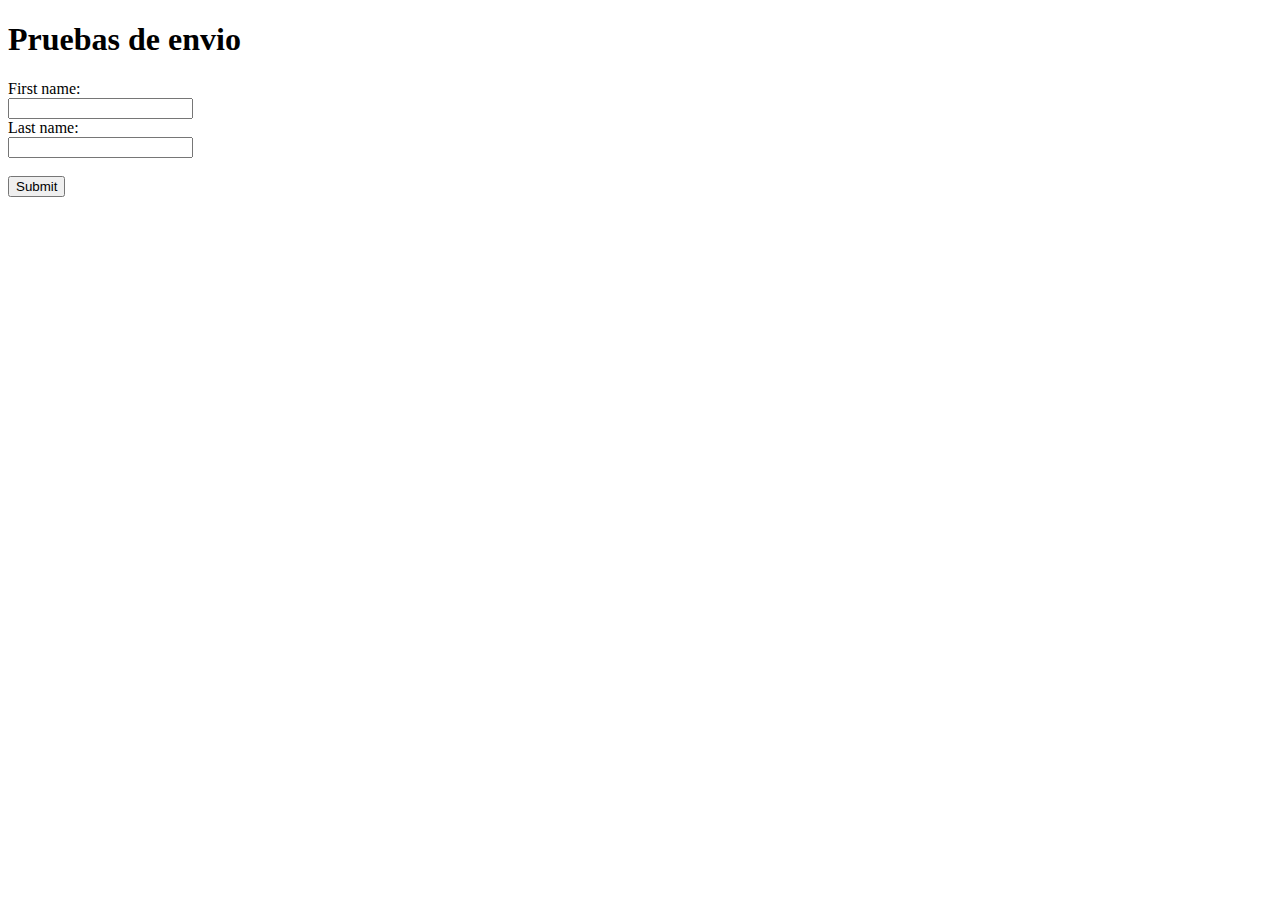
<file: flask/templates/index.html>
<!DOCTYPE html>
<html>
<head>
	<title>Home page</title>
</head>
<body>
	<h1>Pruebas de envio</h1>
	
	<form action="/algoritmo" method="POST">
		<label for="fname">First name:</label><br>
		<input type="text" id="doco" name="doco" value=""><br>
		<label for="lname">Last name:</label><br>
		<input type="text" id="docc" name="docc" value=""><br><br>
		<input type="submit" value="Submit">
	</form>
</body>
</html>
</file>
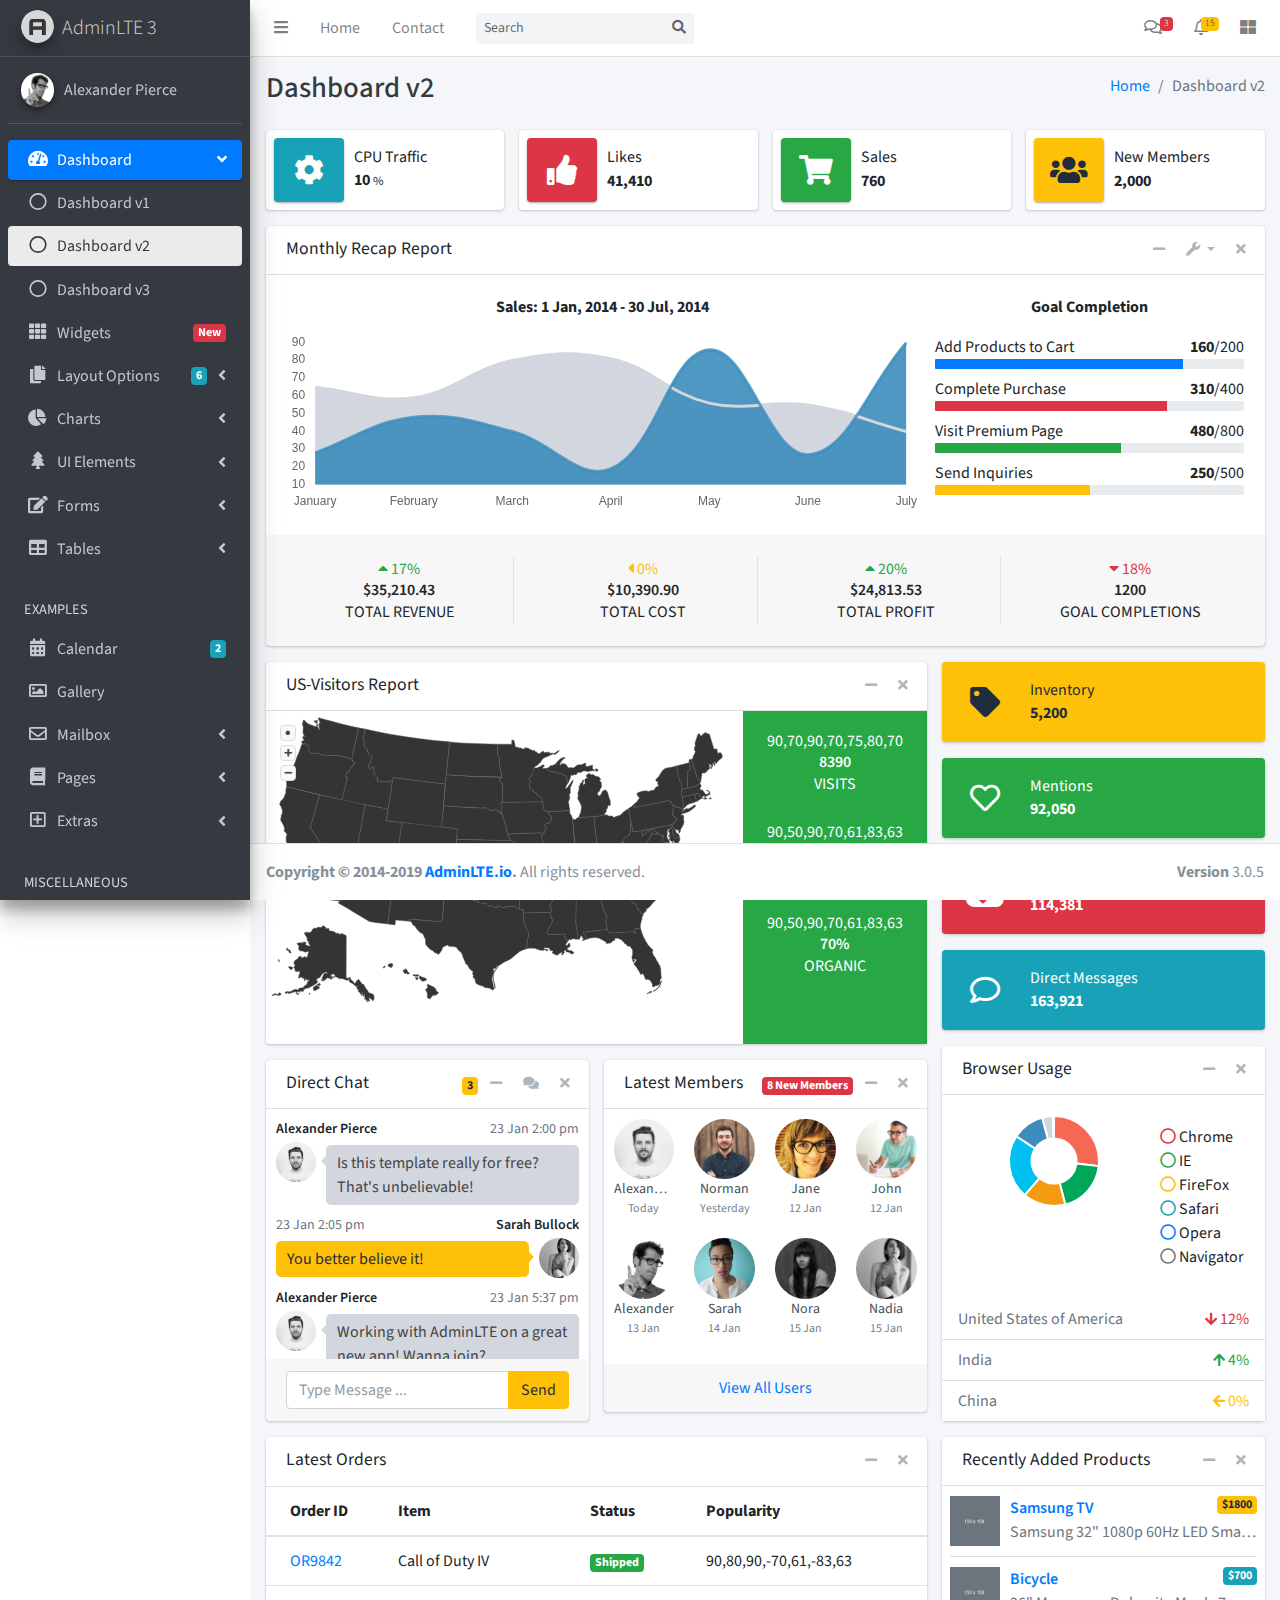
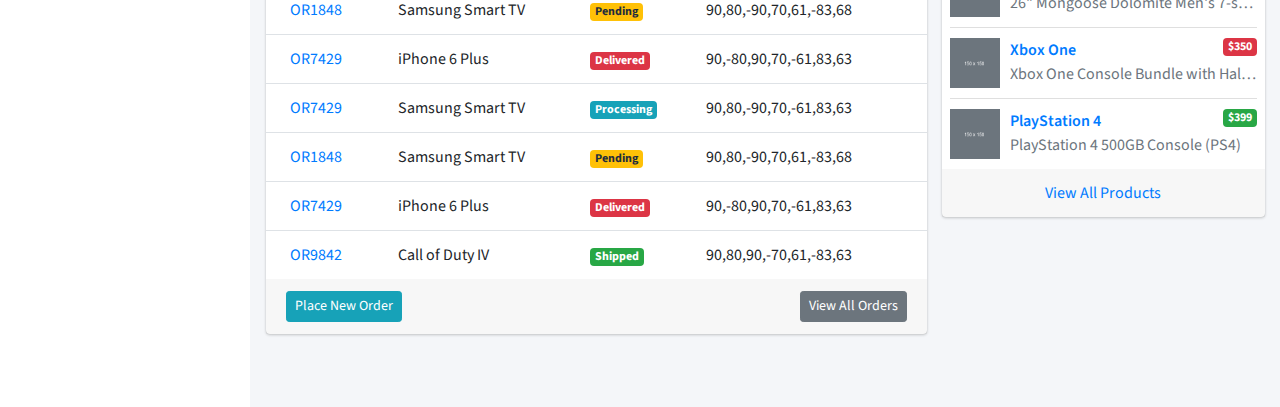
<file: admin/index2.html>
<!DOCTYPE html>
<html lang="en">
<head>
  <meta charset="utf-8">
  <meta name="viewport" content="width=device-width, initial-scale=1">
  <meta http-equiv="x-ua-compatible" content="ie=edge">

  <title>AdminLTE 3 | Dashboard 2</title>

  <!-- Font Awesome Icons -->
  <link rel="stylesheet" href="plugins/fontawesome-free/css/all.min.css">
  <!-- overlayScrollbars -->
  <link rel="stylesheet" href="plugins/overlayScrollbars/css/OverlayScrollbars.min.css">
  <!-- Theme style -->
  <link rel="stylesheet" href="dist/css/adminlte.min.css">
  <!-- Google Font: Source Sans Pro -->
  <link href="https://fonts.googleapis.com/css?family=Source+Sans+Pro:300,400,400i,700" rel="stylesheet">
</head>
<body class="hold-transition sidebar-mini layout-fixed layout-navbar-fixed layout-footer-fixed">
<div class="wrapper">
  <!-- Navbar -->
  <nav class="main-header navbar navbar-expand navbar-white navbar-light">
    <!-- Left navbar links -->
    <ul class="navbar-nav">
      <li class="nav-item">
        <a class="nav-link" data-widget="pushmenu" href="#" role="button"><i class="fas fa-bars"></i></a>
      </li>
      <li class="nav-item d-none d-sm-inline-block">
        <a href="index3.html" class="nav-link">Home</a>
      </li>
      <li class="nav-item d-none d-sm-inline-block">
        <a href="#" class="nav-link">Contact</a>
      </li>
    </ul>

    <!-- SEARCH FORM -->
    <form class="form-inline ml-3">
      <div class="input-group input-group-sm">
        <input class="form-control form-control-navbar" type="search" placeholder="Search" aria-label="Search">
        <div class="input-group-append">
          <button class="btn btn-navbar" type="submit">
            <i class="fas fa-search"></i>
          </button>
        </div>
      </div>
    </form>

    <!-- Right navbar links -->
    <ul class="navbar-nav ml-auto">
      <!-- Messages Dropdown Menu -->
      <li class="nav-item dropdown">
        <a class="nav-link" data-toggle="dropdown" href="#">
          <i class="far fa-comments"></i>
          <span class="badge badge-danger navbar-badge">3</span>
        </a>
        <div class="dropdown-menu dropdown-menu-lg dropdown-menu-right">
          <a href="#" class="dropdown-item">
            <!-- Message Start -->
            <div class="media">
              <img src="dist/img/user1-128x128.jpg" alt="User Avatar" class="img-size-50 mr-3 img-circle">
              <div class="media-body">
                <h3 class="dropdown-item-title">
                  Brad Diesel
                  <span class="float-right text-sm text-danger"><i class="fas fa-star"></i></span>
                </h3>
                <p class="text-sm">Call me whenever you can...</p>
                <p class="text-sm text-muted"><i class="far fa-clock mr-1"></i> 4 Hours Ago</p>
              </div>
            </div>
            <!-- Message End -->
          </a>
          <div class="dropdown-divider"></div>
          <a href="#" class="dropdown-item">
            <!-- Message Start -->
            <div class="media">
              <img src="dist/img/user8-128x128.jpg" alt="User Avatar" class="img-size-50 img-circle mr-3">
              <div class="media-body">
                <h3 class="dropdown-item-title">
                  John Pierce
                  <span class="float-right text-sm text-muted"><i class="fas fa-star"></i></span>
                </h3>
                <p class="text-sm">I got your message bro</p>
                <p class="text-sm text-muted"><i class="far fa-clock mr-1"></i> 4 Hours Ago</p>
              </div>
            </div>
            <!-- Message End -->
          </a>
          <div class="dropdown-divider"></div>
          <a href="#" class="dropdown-item">
            <!-- Message Start -->
            <div class="media">
              <img src="dist/img/user3-128x128.jpg" alt="User Avatar" class="img-size-50 img-circle mr-3">
              <div class="media-body">
                <h3 class="dropdown-item-title">
                  Nora Silvester
                  <span class="float-right text-sm text-warning"><i class="fas fa-star"></i></span>
                </h3>
                <p class="text-sm">The subject goes here</p>
                <p class="text-sm text-muted"><i class="far fa-clock mr-1"></i> 4 Hours Ago</p>
              </div>
            </div>
            <!-- Message End -->
          </a>
          <div class="dropdown-divider"></div>
          <a href="#" class="dropdown-item dropdown-footer">See All Messages</a>
        </div>
      </li>
      <!-- Notifications Dropdown Menu -->
      <li class="nav-item dropdown">
        <a class="nav-link" data-toggle="dropdown" href="#">
          <i class="far fa-bell"></i>
          <span class="badge badge-warning navbar-badge">15</span>
        </a>
        <div class="dropdown-menu dropdown-menu-lg dropdown-menu-right">
          <span class="dropdown-item dropdown-header">15 Notifications</span>
          <div class="dropdown-divider"></div>
          <a href="#" class="dropdown-item">
            <i class="fas fa-envelope mr-2"></i> 4 new messages
            <span class="float-right text-muted text-sm">3 mins</span>
          </a>
          <div class="dropdown-divider"></div>
          <a href="#" class="dropdown-item">
            <i class="fas fa-users mr-2"></i> 8 friend requests
            <span class="float-right text-muted text-sm">12 hours</span>
          </a>
          <div class="dropdown-divider"></div>
          <a href="#" class="dropdown-item">
            <i class="fas fa-file mr-2"></i> 3 new reports
            <span class="float-right text-muted text-sm">2 days</span>
          </a>
          <div class="dropdown-divider"></div>
          <a href="#" class="dropdown-item dropdown-footer">See All Notifications</a>
        </div>
      </li>
      <li class="nav-item">
        <a class="nav-link" data-widget="control-sidebar" data-slide="true" href="#" role="button"><i
            class="fas fa-th-large"></i></a>
      </li>
    </ul>
  </nav>
  <!-- /.navbar -->

  <!-- Main Sidebar Container -->
  <aside class="main-sidebar sidebar-dark-primary elevation-4">
    <!-- Brand Logo -->
    <a href="index3.html" class="brand-link">
      <img src="dist/img/AdminLTELogo.png" alt="AdminLTE Logo" class="brand-image img-circle elevation-3"
           style="opacity: .8">
      <span class="brand-text font-weight-light">AdminLTE 3</span>
    </a>

    <!-- Sidebar -->
    <div class="sidebar">
      <!-- Sidebar user panel (optional) -->
      <div class="user-panel mt-3 pb-3 mb-3 d-flex">
        <div class="image">
          <img src="dist/img/user2-160x160.jpg" class="img-circle elevation-2" alt="User Image">
        </div>
        <div class="info">
          <a href="#" class="d-block">Alexander Pierce</a>
        </div>
      </div>

      <!-- Sidebar Menu -->
      <nav class="mt-2">
        <ul class="nav nav-pills nav-sidebar flex-column" data-widget="treeview" role="menu" data-accordion="false">
          <!-- Add icons to the links using the .nav-icon class
               with font-awesome or any other icon font library -->
          <li class="nav-item has-treeview menu-open">
            <a href="#" class="nav-link active">
              <i class="nav-icon fas fa-tachometer-alt"></i>
              <p>
                Dashboard
                <i class="right fas fa-angle-left"></i>
              </p>
            </a>
            <ul class="nav nav-treeview">
              <li class="nav-item">
                <a href="./index.html" class="nav-link">
                  <i class="far fa-circle nav-icon"></i>
                  <p>Dashboard v1</p>
                </a>
              </li>
              <li class="nav-item">
                <a href="./index2.html" class="nav-link active">
                  <i class="far fa-circle nav-icon"></i>
                  <p>Dashboard v2</p>
                </a>
              </li>
              <li class="nav-item">
                <a href="./index3.html" class="nav-link">
                  <i class="far fa-circle nav-icon"></i>
                  <p>Dashboard v3</p>
                </a>
              </li>
            </ul>
          </li>
          <li class="nav-item">
            <a href="pages/widgets.html" class="nav-link">
              <i class="nav-icon fas fa-th"></i>
              <p>
                Widgets
                <span class="right badge badge-danger">New</span>
              </p>
            </a>
          </li>
          <li class="nav-item has-treeview">
            <a href="#" class="nav-link">
              <i class="nav-icon fas fa-copy"></i>
              <p>
                Layout Options
                <i class="fas fa-angle-left right"></i>
                <span class="badge badge-info right">6</span>
              </p>
            </a>
            <ul class="nav nav-treeview">
              <li class="nav-item">
                <a href="pages/layout/top-nav.html" class="nav-link">
                  <i class="far fa-circle nav-icon"></i>
                  <p>Top Navigation</p>
                </a>
              </li>
              <li class="nav-item">
                <a href="pages/layout/top-nav-sidebar.html" class="nav-link">
                  <i class="far fa-circle nav-icon"></i>
                  <p>Top Navigation + Sidebar</p>
                </a>
              </li>
              <li class="nav-item">
                <a href="pages/layout/boxed.html" class="nav-link">
                  <i class="far fa-circle nav-icon"></i>
                  <p>Boxed</p>
                </a>
              </li>
              <li class="nav-item">
                <a href="pages/layout/fixed-sidebar.html" class="nav-link">
                  <i class="far fa-circle nav-icon"></i>
                  <p>Fixed Sidebar</p>
                </a>
              </li>
              <li class="nav-item">
                <a href="pages/layout/fixed-topnav.html" class="nav-link">
                  <i class="far fa-circle nav-icon"></i>
                  <p>Fixed Navbar</p>
                </a>
              </li>
              <li class="nav-item">
                <a href="pages/layout/fixed-footer.html" class="nav-link">
                  <i class="far fa-circle nav-icon"></i>
                  <p>Fixed Footer</p>
                </a>
              </li>
              <li class="nav-item">
                <a href="pages/layout/collapsed-sidebar.html" class="nav-link">
                  <i class="far fa-circle nav-icon"></i>
                  <p>Collapsed Sidebar</p>
                </a>
              </li>
            </ul>
          </li>
          <li class="nav-item has-treeview">
            <a href="#" class="nav-link">
              <i class="nav-icon fas fa-chart-pie"></i>
              <p>
                Charts
                <i class="right fas fa-angle-left"></i>
              </p>
            </a>
            <ul class="nav nav-treeview">
              <li class="nav-item">
                <a href="pages/charts/chartjs.html" class="nav-link">
                  <i class="far fa-circle nav-icon"></i>
                  <p>ChartJS</p>
                </a>
              </li>
              <li class="nav-item">
                <a href="pages/charts/flot.html" class="nav-link">
                  <i class="far fa-circle nav-icon"></i>
                  <p>Flot</p>
                </a>
              </li>
              <li class="nav-item">
                <a href="pages/charts/inline.html" class="nav-link">
                  <i class="far fa-circle nav-icon"></i>
                  <p>Inline</p>
                </a>
              </li>
            </ul>
          </li>
          <li class="nav-item has-treeview">
            <a href="#" class="nav-link">
              <i class="nav-icon fas fa-tree"></i>
              <p>
                UI Elements
                <i class="fas fa-angle-left right"></i>
              </p>
            </a>
            <ul class="nav nav-treeview">
              <li class="nav-item">
                <a href="pages/UI/general.html" class="nav-link">
                  <i class="far fa-circle nav-icon"></i>
                  <p>General</p>
                </a>
              </li>
              <li class="nav-item">
                <a href="pages/UI/icons.html" class="nav-link">
                  <i class="far fa-circle nav-icon"></i>
                  <p>Icons</p>
                </a>
              </li>
              <li class="nav-item">
                <a href="pages/UI/buttons.html" class="nav-link">
                  <i class="far fa-circle nav-icon"></i>
                  <p>Buttons</p>
                </a>
              </li>
              <li class="nav-item">
                <a href="pages/UI/sliders.html" class="nav-link">
                  <i class="far fa-circle nav-icon"></i>
                  <p>Sliders</p>
                </a>
              </li>
              <li class="nav-item">
                <a href="pages/UI/modals.html" class="nav-link">
                  <i class="far fa-circle nav-icon"></i>
                  <p>Modals & Alerts</p>
                </a>
              </li>
              <li class="nav-item">
                <a href="pages/UI/navbar.html" class="nav-link">
                  <i class="far fa-circle nav-icon"></i>
                  <p>Navbar & Tabs</p>
                </a>
              </li>
              <li class="nav-item">
                <a href="pages/UI/timeline.html" class="nav-link">
                  <i class="far fa-circle nav-icon"></i>
                  <p>Timeline</p>
                </a>
              </li>
              <li class="nav-item">
                <a href="pages/UI/ribbons.html" class="nav-link">
                  <i class="far fa-circle nav-icon"></i>
                  <p>Ribbons</p>
                </a>
              </li>
            </ul>
          </li>
          <li class="nav-item has-treeview">
            <a href="#" class="nav-link">
              <i class="nav-icon fas fa-edit"></i>
              <p>
                Forms
                <i class="fas fa-angle-left right"></i>
              </p>
            </a>
            <ul class="nav nav-treeview">
              <li class="nav-item">
                <a href="pages/forms/general.html" class="nav-link">
                  <i class="far fa-circle nav-icon"></i>
                  <p>General Elements</p>
                </a>
              </li>
              <li class="nav-item">
                <a href="pages/forms/advanced.html" class="nav-link">
                  <i class="far fa-circle nav-icon"></i>
                  <p>Advanced Elements</p>
                </a>
              </li>
              <li class="nav-item">
                <a href="pages/forms/editors.html" class="nav-link">
                  <i class="far fa-circle nav-icon"></i>
                  <p>Editors</p>
                </a>
              </li>
              <li class="nav-item">
                <a href="pages/forms/validation.html" class="nav-link">
                  <i class="far fa-circle nav-icon"></i>
                  <p>Validation</p>
                </a>
              </li>
            </ul>
          </li>
          <li class="nav-item has-treeview">
            <a href="#" class="nav-link">
              <i class="nav-icon fas fa-table"></i>
              <p>
                Tables
                <i class="fas fa-angle-left right"></i>
              </p>
            </a>
            <ul class="nav nav-treeview">
              <li class="nav-item">
                <a href="pages/tables/simple.html" class="nav-link">
                  <i class="far fa-circle nav-icon"></i>
                  <p>Simple Tables</p>
                </a>
              </li>
              <li class="nav-item">
                <a href="pages/tables/data.html" class="nav-link">
                  <i class="far fa-circle nav-icon"></i>
                  <p>DataTables</p>
                </a>
              </li>
              <li class="nav-item">
                <a href="pages/tables/jsgrid.html" class="nav-link">
                  <i class="far fa-circle nav-icon"></i>
                  <p>jsGrid</p>
                </a>
              </li>
            </ul>
          </li>
          <li class="nav-header">EXAMPLES</li>
          <li class="nav-item">
            <a href="pages/calendar.html" class="nav-link">
              <i class="nav-icon fas fa-calendar-alt"></i>
              <p>
                Calendar
                <span class="badge badge-info right">2</span>
              </p>
            </a>
          </li>
          <li class="nav-item">
            <a href="pages/gallery.html" class="nav-link">
              <i class="nav-icon far fa-image"></i>
              <p>
                Gallery
              </p>
            </a>
          </li>
          <li class="nav-item has-treeview">
            <a href="#" class="nav-link">
              <i class="nav-icon far fa-envelope"></i>
              <p>
                Mailbox
                <i class="fas fa-angle-left right"></i>
              </p>
            </a>
            <ul class="nav nav-treeview">
              <li class="nav-item">
                <a href="pages/mailbox/mailbox.html" class="nav-link">
                  <i class="far fa-circle nav-icon"></i>
                  <p>Inbox</p>
                </a>
              </li>
              <li class="nav-item">
                <a href="pages/mailbox/compose.html" class="nav-link">
                  <i class="far fa-circle nav-icon"></i>
                  <p>Compose</p>
                </a>
              </li>
              <li class="nav-item">
                <a href="pages/mailbox/read-mail.html" class="nav-link">
                  <i class="far fa-circle nav-icon"></i>
                  <p>Read</p>
                </a>
              </li>
            </ul>
          </li>
          <li class="nav-item has-treeview">
            <a href="#" class="nav-link">
              <i class="nav-icon fas fa-book"></i>
              <p>
                Pages
                <i class="fas fa-angle-left right"></i>
              </p>
            </a>
            <ul class="nav nav-treeview">
              <li class="nav-item">
                <a href="pages/examples/invoice.html" class="nav-link">
                  <i class="far fa-circle nav-icon"></i>
                  <p>Invoice</p>
                </a>
              </li>
              <li class="nav-item">
                <a href="pages/examples/profile.html" class="nav-link">
                  <i class="far fa-circle nav-icon"></i>
                  <p>Profile</p>
                </a>
              </li>
              <li class="nav-item">
                <a href="pages/examples/e-commerce.html" class="nav-link">
                  <i class="far fa-circle nav-icon"></i>
                  <p>E-commerce</p>
                </a>
              </li>
              <li class="nav-item">
                <a href="pages/examples/projects.html" class="nav-link">
                  <i class="far fa-circle nav-icon"></i>
                  <p>Projects</p>
                </a>
              </li>
              <li class="nav-item">
                <a href="pages/examples/project-add.html" class="nav-link">
                  <i class="far fa-circle nav-icon"></i>
                  <p>Project Add</p>
                </a>
              </li>
              <li class="nav-item">
                <a href="pages/examples/project-edit.html" class="nav-link">
                  <i class="far fa-circle nav-icon"></i>
                  <p>Project Edit</p>
                </a>
              </li>
              <li class="nav-item">
                <a href="pages/examples/project-detail.html" class="nav-link">
                  <i class="far fa-circle nav-icon"></i>
                  <p>Project Detail</p>
                </a>
              </li>
              <li class="nav-item">
                <a href="pages/examples/contacts.html" class="nav-link">
                  <i class="far fa-circle nav-icon"></i>
                  <p>Contacts</p>
                </a>
              </li>
            </ul>
          </li>
          <li class="nav-item has-treeview">
            <a href="#" class="nav-link">
              <i class="nav-icon far fa-plus-square"></i>
              <p>
                Extras
                <i class="fas fa-angle-left right"></i>
              </p>
            </a>
            <ul class="nav nav-treeview">
              <li class="nav-item">
                <a href="pages/examples/login.html" class="nav-link">
                  <i class="far fa-circle nav-icon"></i>
                  <p>Login</p>
                </a>
              </li>
              <li class="nav-item">
                <a href="pages/examples/register.html" class="nav-link">
                  <i class="far fa-circle nav-icon"></i>
                  <p>Register</p>
                </a>
              </li>
              <li class="nav-item">
                <a href="pages/examples/forgot-password.html" class="nav-link">
                  <i class="far fa-circle nav-icon"></i>
                  <p>Forgot Password</p>
                </a>
              </li>
              <li class="nav-item">
                <a href="pages/examples/recover-password.html" class="nav-link">
                  <i class="far fa-circle nav-icon"></i>
                  <p>Recover Password</p>
                </a>
              </li>
              <li class="nav-item">
                <a href="pages/examples/lockscreen.html" class="nav-link">
                  <i class="far fa-circle nav-icon"></i>
                  <p>Lockscreen</p>
                </a>
              </li>
              <li class="nav-item">
                <a href="pages/examples/legacy-user-menu.html" class="nav-link">
                  <i class="far fa-circle nav-icon"></i>
                  <p>Legacy User Menu</p>
                </a>
              </li>
              <li class="nav-item">
                <a href="pages/examples/language-menu.html" class="nav-link">
                  <i class="far fa-circle nav-icon"></i>
                  <p>Language Menu</p>
                </a>
              </li>
              <li class="nav-item">
                <a href="pages/examples/404.html" class="nav-link">
                  <i class="far fa-circle nav-icon"></i>
                  <p>Error 404</p>
                </a>
              </li>
              <li class="nav-item">
                <a href="pages/examples/500.html" class="nav-link">
                  <i class="far fa-circle nav-icon"></i>
                  <p>Error 500</p>
                </a>
              </li>
              <li class="nav-item">
                <a href="pages/examples/pace.html" class="nav-link">
                  <i class="far fa-circle nav-icon"></i>
                  <p>Pace</p>
                </a>
              </li>
              <li class="nav-item">
                <a href="pages/examples/blank.html" class="nav-link">
                  <i class="far fa-circle nav-icon"></i>
                  <p>Blank Page</p>
                </a>
              </li>
              <li class="nav-item">
                <a href="starter.html" class="nav-link">
                  <i class="far fa-circle nav-icon"></i>
                  <p>Starter Page</p>
                </a>
              </li>
            </ul>
          </li>
          <li class="nav-header">MISCELLANEOUS</li>
          <li class="nav-item">
            <a href="https://adminlte.io/docs/3.0" class="nav-link">
              <i class="nav-icon fas fa-file"></i>
              <p>Documentation</p>
            </a>
          </li>
          <li class="nav-header">MULTI LEVEL EXAMPLE</li>
          <li class="nav-item">
            <a href="#" class="nav-link">
              <i class="fas fa-circle nav-icon"></i>
              <p>Level 1</p>
            </a>
          </li>
          <li class="nav-item has-treeview">
            <a href="#" class="nav-link">
              <i class="nav-icon fas fa-circle"></i>
              <p>
                Level 1
                <i class="right fas fa-angle-left"></i>
              </p>
            </a>
            <ul class="nav nav-treeview">
              <li class="nav-item">
                <a href="#" class="nav-link">
                  <i class="far fa-circle nav-icon"></i>
                  <p>Level 2</p>
                </a>
              </li>
              <li class="nav-item has-treeview">
                <a href="#" class="nav-link">
                  <i class="far fa-circle nav-icon"></i>
                  <p>
                    Level 2
                    <i class="right fas fa-angle-left"></i>
                  </p>
                </a>
                <ul class="nav nav-treeview">
                  <li class="nav-item">
                    <a href="#" class="nav-link">
                      <i class="far fa-dot-circle nav-icon"></i>
                      <p>Level 3</p>
                    </a>
                  </li>
                  <li class="nav-item">
                    <a href="#" class="nav-link">
                      <i class="far fa-dot-circle nav-icon"></i>
                      <p>Level 3</p>
                    </a>
                  </li>
                  <li class="nav-item">
                    <a href="#" class="nav-link">
                      <i class="far fa-dot-circle nav-icon"></i>
                      <p>Level 3</p>
                    </a>
                  </li>
                </ul>
              </li>
              <li class="nav-item">
                <a href="#" class="nav-link">
                  <i class="far fa-circle nav-icon"></i>
                  <p>Level 2</p>
                </a>
              </li>
            </ul>
          </li>
          <li class="nav-item">
            <a href="#" class="nav-link">
              <i class="fas fa-circle nav-icon"></i>
              <p>Level 1</p>
            </a>
          </li>
          <li class="nav-header">LABELS</li>
          <li class="nav-item">
            <a href="#" class="nav-link">
              <i class="nav-icon far fa-circle text-danger"></i>
              <p class="text">Important</p>
            </a>
          </li>
          <li class="nav-item">
            <a href="#" class="nav-link">
              <i class="nav-icon far fa-circle text-warning"></i>
              <p>Warning</p>
            </a>
          </li>
          <li class="nav-item">
            <a href="#" class="nav-link">
              <i class="nav-icon far fa-circle text-info"></i>
              <p>Informational</p>
            </a>
          </li>
        </ul>
      </nav>
      <!-- /.sidebar-menu -->
    </div>
    <!-- /.sidebar -->
  </aside>

  <!-- Content Wrapper. Contains page content -->
  <div class="content-wrapper">
    <!-- Content Header (Page header) -->
    <div class="content-header">
      <div class="container-fluid">
        <div class="row mb-2">
          <div class="col-sm-6">
            <h1 class="m-0 text-dark">Dashboard v2</h1>
          </div><!-- /.col -->
          <div class="col-sm-6">
            <ol class="breadcrumb float-sm-right">
              <li class="breadcrumb-item"><a href="#">Home</a></li>
              <li class="breadcrumb-item active">Dashboard v2</li>
            </ol>
          </div><!-- /.col -->
        </div><!-- /.row -->
      </div><!-- /.container-fluid -->
    </div>
    <!-- /.content-header -->

    <!-- Main content -->
    <section class="content">
      <div class="container-fluid">
        <!-- Info boxes -->
        <div class="row">
          <div class="col-12 col-sm-6 col-md-3">
            <div class="info-box">
              <span class="info-box-icon bg-info elevation-1"><i class="fas fa-cog"></i></span>

              <div class="info-box-content">
                <span class="info-box-text">CPU Traffic</span>
                <span class="info-box-number">
                  10
                  <small>%</small>
                </span>
              </div>
              <!-- /.info-box-content -->
            </div>
            <!-- /.info-box -->
          </div>
          <!-- /.col -->
          <div class="col-12 col-sm-6 col-md-3">
            <div class="info-box mb-3">
              <span class="info-box-icon bg-danger elevation-1"><i class="fas fa-thumbs-up"></i></span>

              <div class="info-box-content">
                <span class="info-box-text">Likes</span>
                <span class="info-box-number">41,410</span>
              </div>
              <!-- /.info-box-content -->
            </div>
            <!-- /.info-box -->
          </div>
          <!-- /.col -->

          <!-- fix for small devices only -->
          <div class="clearfix hidden-md-up"></div>

          <div class="col-12 col-sm-6 col-md-3">
            <div class="info-box mb-3">
              <span class="info-box-icon bg-success elevation-1"><i class="fas fa-shopping-cart"></i></span>

              <div class="info-box-content">
                <span class="info-box-text">Sales</span>
                <span class="info-box-number">760</span>
              </div>
              <!-- /.info-box-content -->
            </div>
            <!-- /.info-box -->
          </div>
          <!-- /.col -->
          <div class="col-12 col-sm-6 col-md-3">
            <div class="info-box mb-3">
              <span class="info-box-icon bg-warning elevation-1"><i class="fas fa-users"></i></span>

              <div class="info-box-content">
                <span class="info-box-text">New Members</span>
                <span class="info-box-number">2,000</span>
              </div>
              <!-- /.info-box-content -->
            </div>
            <!-- /.info-box -->
          </div>
          <!-- /.col -->
        </div>
        <!-- /.row -->

        <div class="row">
          <div class="col-md-12">
            <div class="card">
              <div class="card-header">
                <h5 class="card-title">Monthly Recap Report</h5>

                <div class="card-tools">
                  <button type="button" class="btn btn-tool" data-card-widget="collapse">
                    <i class="fas fa-minus"></i>
                  </button>
                  <div class="btn-group">
                    <button type="button" class="btn btn-tool dropdown-toggle" data-toggle="dropdown">
                      <i class="fas fa-wrench"></i>
                    </button>
                    <div class="dropdown-menu dropdown-menu-right" role="menu">
                      <a href="#" class="dropdown-item">Action</a>
                      <a href="#" class="dropdown-item">Another action</a>
                      <a href="#" class="dropdown-item">Something else here</a>
                      <a class="dropdown-divider"></a>
                      <a href="#" class="dropdown-item">Separated link</a>
                    </div>
                  </div>
                  <button type="button" class="btn btn-tool" data-card-widget="remove">
                    <i class="fas fa-times"></i>
                  </button>
                </div>
              </div>
              <!-- /.card-header -->
              <div class="card-body">
                <div class="row">
                  <div class="col-md-8">
                    <p class="text-center">
                      <strong>Sales: 1 Jan, 2014 - 30 Jul, 2014</strong>
                    </p>

                    <div class="chart">
                      <!-- Sales Chart Canvas -->
                      <canvas id="salesChart" height="180" style="height: 180px;"></canvas>
                    </div>
                    <!-- /.chart-responsive -->
                  </div>
                  <!-- /.col -->
                  <div class="col-md-4">
                    <p class="text-center">
                      <strong>Goal Completion</strong>
                    </p>

                    <div class="progress-group">
                      Add Products to Cart
                      <span class="float-right"><b>160</b>/200</span>
                      <div class="progress progress-sm">
                        <div class="progress-bar bg-primary" style="width: 80%"></div>
                      </div>
                    </div>
                    <!-- /.progress-group -->

                    <div class="progress-group">
                      Complete Purchase
                      <span class="float-right"><b>310</b>/400</span>
                      <div class="progress progress-sm">
                        <div class="progress-bar bg-danger" style="width: 75%"></div>
                      </div>
                    </div>

                    <!-- /.progress-group -->
                    <div class="progress-group">
                      <span class="progress-text">Visit Premium Page</span>
                      <span class="float-right"><b>480</b>/800</span>
                      <div class="progress progress-sm">
                        <div class="progress-bar bg-success" style="width: 60%"></div>
                      </div>
                    </div>

                    <!-- /.progress-group -->
                    <div class="progress-group">
                      Send Inquiries
                      <span class="float-right"><b>250</b>/500</span>
                      <div class="progress progress-sm">
                        <div class="progress-bar bg-warning" style="width: 50%"></div>
                      </div>
                    </div>
                    <!-- /.progress-group -->
                  </div>
                  <!-- /.col -->
                </div>
                <!-- /.row -->
              </div>
              <!-- ./card-body -->
              <div class="card-footer">
                <div class="row">
                  <div class="col-sm-3 col-6">
                    <div class="description-block border-right">
                      <span class="description-percentage text-success"><i class="fas fa-caret-up"></i> 17%</span>
                      <h5 class="description-header">$35,210.43</h5>
                      <span class="description-text">TOTAL REVENUE</span>
                    </div>
                    <!-- /.description-block -->
                  </div>
                  <!-- /.col -->
                  <div class="col-sm-3 col-6">
                    <div class="description-block border-right">
                      <span class="description-percentage text-warning"><i class="fas fa-caret-left"></i> 0%</span>
                      <h5 class="description-header">$10,390.90</h5>
                      <span class="description-text">TOTAL COST</span>
                    </div>
                    <!-- /.description-block -->
                  </div>
                  <!-- /.col -->
                  <div class="col-sm-3 col-6">
                    <div class="description-block border-right">
                      <span class="description-percentage text-success"><i class="fas fa-caret-up"></i> 20%</span>
                      <h5 class="description-header">$24,813.53</h5>
                      <span class="description-text">TOTAL PROFIT</span>
                    </div>
                    <!-- /.description-block -->
                  </div>
                  <!-- /.col -->
                  <div class="col-sm-3 col-6">
                    <div class="description-block">
                      <span class="description-percentage text-danger"><i class="fas fa-caret-down"></i> 18%</span>
                      <h5 class="description-header">1200</h5>
                      <span class="description-text">GOAL COMPLETIONS</span>
                    </div>
                    <!-- /.description-block -->
                  </div>
                </div>
                <!-- /.row -->
              </div>
              <!-- /.card-footer -->
            </div>
            <!-- /.card -->
          </div>
          <!-- /.col -->
        </div>
        <!-- /.row -->

        <!-- Main row -->
        <div class="row">
          <!-- Left col -->
          <div class="col-md-8">
            <!-- MAP & BOX PANE -->
            <div class="card">
              <div class="card-header">
                <h3 class="card-title">US-Visitors Report</h3>

                <div class="card-tools">
                  <button type="button" class="btn btn-tool" data-card-widget="collapse">
                    <i class="fas fa-minus"></i>
                  </button>
                  <button type="button" class="btn btn-tool" data-card-widget="remove">
                    <i class="fas fa-times"></i>
                  </button>
                </div>
              </div>
              <!-- /.card-header -->
              <div class="card-body p-0">
                <div class="d-md-flex">
                  <div class="p-1 flex-fill" style="overflow: hidden">
                    <!-- Map will be created here -->
                    <div id="world-map-markers" style="height: 325px; overflow: hidden">
                      <div class="map"></div>
                    </div>
                  </div>
                  <div class="card-pane-right bg-success pt-2 pb-2 pl-4 pr-4">
                    <div class="description-block mb-4">
                      <div class="sparkbar pad" data-color="#fff">90,70,90,70,75,80,70</div>
                      <h5 class="description-header">8390</h5>
                      <span class="description-text">Visits</span>
                    </div>
                    <!-- /.description-block -->
                    <div class="description-block mb-4">
                      <div class="sparkbar pad" data-color="#fff">90,50,90,70,61,83,63</div>
                      <h5 class="description-header">30%</h5>
                      <span class="description-text">Referrals</span>
                    </div>
                    <!-- /.description-block -->
                    <div class="description-block">
                      <div class="sparkbar pad" data-color="#fff">90,50,90,70,61,83,63</div>
                      <h5 class="description-header">70%</h5>
                      <span class="description-text">Organic</span>
                    </div>
                    <!-- /.description-block -->
                  </div><!-- /.card-pane-right -->
                </div><!-- /.d-md-flex -->
              </div>
              <!-- /.card-body -->
            </div>
            <!-- /.card -->
            <div class="row">
              <div class="col-md-6">
                <!-- DIRECT CHAT -->
                <div class="card direct-chat direct-chat-warning">
                  <div class="card-header">
                    <h3 class="card-title">Direct Chat</h3>

                    <div class="card-tools">
                      <span data-toggle="tooltip" title="3 New Messages" class="badge badge-warning">3</span>
                      <button type="button" class="btn btn-tool" data-card-widget="collapse"><i class="fas fa-minus"></i>
                      </button>
                      <button type="button" class="btn btn-tool" data-toggle="tooltip" title="Contacts"
                              data-widget="chat-pane-toggle">
                        <i class="fas fa-comments"></i></button>
                      <button type="button" class="btn btn-tool" data-card-widget="remove"><i class="fas fa-times"></i>
                      </button>
                    </div>
                  </div>
                  <!-- /.card-header -->
                  <div class="card-body">
                    <!-- Conversations are loaded here -->
                    <div class="direct-chat-messages">
                      <!-- Message. Default to the left -->
                      <div class="direct-chat-msg">
                        <div class="direct-chat-infos clearfix">
                          <span class="direct-chat-name float-left">Alexander Pierce</span>
                          <span class="direct-chat-timestamp float-right">23 Jan 2:00 pm</span>
                        </div>
                        <!-- /.direct-chat-infos -->
                        <img class="direct-chat-img" src="dist/img/user1-128x128.jpg" alt="message user image">
                        <!-- /.direct-chat-img -->
                        <div class="direct-chat-text">
                          Is this template really for free? That's unbelievable!
                        </div>
                        <!-- /.direct-chat-text -->
                      </div>
                      <!-- /.direct-chat-msg -->

                      <!-- Message to the right -->
                      <div class="direct-chat-msg right">
                        <div class="direct-chat-infos clearfix">
                          <span class="direct-chat-name float-right">Sarah Bullock</span>
                          <span class="direct-chat-timestamp float-left">23 Jan 2:05 pm</span>
                        </div>
                        <!-- /.direct-chat-infos -->
                        <img class="direct-chat-img" src="dist/img/user3-128x128.jpg" alt="message user image">
                        <!-- /.direct-chat-img -->
                        <div class="direct-chat-text">
                          You better believe it!
                        </div>
                        <!-- /.direct-chat-text -->
                      </div>
                      <!-- /.direct-chat-msg -->

                      <!-- Message. Default to the left -->
                      <div class="direct-chat-msg">
                        <div class="direct-chat-infos clearfix">
                          <span class="direct-chat-name float-left">Alexander Pierce</span>
                          <span class="direct-chat-timestamp float-right">23 Jan 5:37 pm</span>
                        </div>
                        <!-- /.direct-chat-infos -->
                        <img class="direct-chat-img" src="dist/img/user1-128x128.jpg" alt="message user image">
                        <!-- /.direct-chat-img -->
                        <div class="direct-chat-text">
                          Working with AdminLTE on a great new app! Wanna join?
                        </div>
                        <!-- /.direct-chat-text -->
                      </div>
                      <!-- /.direct-chat-msg -->

                      <!-- Message to the right -->
                      <div class="direct-chat-msg right">
                        <div class="direct-chat-infos clearfix">
                          <span class="direct-chat-name float-right">Sarah Bullock</span>
                          <span class="direct-chat-timestamp float-left">23 Jan 6:10 pm</span>
                        </div>
                        <!-- /.direct-chat-infos -->
                        <img class="direct-chat-img" src="dist/img/user3-128x128.jpg" alt="message user image">
                        <!-- /.direct-chat-img -->
                        <div class="direct-chat-text">
                          I would love to.
                        </div>
                        <!-- /.direct-chat-text -->
                      </div>
                      <!-- /.direct-chat-msg -->

                    </div>
                    <!--/.direct-chat-messages-->

                    <!-- Contacts are loaded here -->
                    <div class="direct-chat-contacts">
                      <ul class="contacts-list">
                        <li>
                          <a href="#">
                            <img class="contacts-list-img" src="dist/img/user1-128x128.jpg">

                            <div class="contacts-list-info">
                              <span class="contacts-list-name">
                                Count Dracula
                                <small class="contacts-list-date float-right">2/28/2015</small>
                              </span>
                              <span class="contacts-list-msg">How have you been? I was...</span>
                            </div>
                            <!-- /.contacts-list-info -->
                          </a>
                        </li>
                        <!-- End Contact Item -->
                        <li>
                          <a href="#">
                            <img class="contacts-list-img" src="dist/img/user7-128x128.jpg">

                            <div class="contacts-list-info">
                              <span class="contacts-list-name">
                                Sarah Doe
                                <small class="contacts-list-date float-right">2/23/2015</small>
                              </span>
                              <span class="contacts-list-msg">I will be waiting for...</span>
                            </div>
                            <!-- /.contacts-list-info -->
                          </a>
                        </li>
                        <!-- End Contact Item -->
                        <li>
                          <a href="#">
                            <img class="contacts-list-img" src="dist/img/user3-128x128.jpg">

                            <div class="contacts-list-info">
                              <span class="contacts-list-name">
                                Nadia Jolie
                                <small class="contacts-list-date float-right">2/20/2015</small>
                              </span>
                              <span class="contacts-list-msg">I'll call you back at...</span>
                            </div>
                            <!-- /.contacts-list-info -->
                          </a>
                        </li>
                        <!-- End Contact Item -->
                        <li>
                          <a href="#">
                            <img class="contacts-list-img" src="dist/img/user5-128x128.jpg">

                            <div class="contacts-list-info">
                              <span class="contacts-list-name">
                                Nora S. Vans
                                <small class="contacts-list-date float-right">2/10/2015</small>
                              </span>
                              <span class="contacts-list-msg">Where is your new...</span>
                            </div>
                            <!-- /.contacts-list-info -->
                          </a>
                        </li>
                        <!-- End Contact Item -->
                        <li>
                          <a href="#">
                            <img class="contacts-list-img" src="dist/img/user6-128x128.jpg">

                            <div class="contacts-list-info">
                              <span class="contacts-list-name">
                                John K.
                                <small class="contacts-list-date float-right">1/27/2015</small>
                              </span>
                              <span class="contacts-list-msg">Can I take a look at...</span>
                            </div>
                            <!-- /.contacts-list-info -->
                          </a>
                        </li>
                        <!-- End Contact Item -->
                        <li>
                          <a href="#">
                            <img class="contacts-list-img" src="dist/img/user8-128x128.jpg">

                            <div class="contacts-list-info">
                              <span class="contacts-list-name">
                                Kenneth M.
                                <small class="contacts-list-date float-right">1/4/2015</small>
                              </span>
                              <span class="contacts-list-msg">Never mind I found...</span>
                            </div>
                            <!-- /.contacts-list-info -->
                          </a>
                        </li>
                        <!-- End Contact Item -->
                      </ul>
                      <!-- /.contacts-list -->
                    </div>
                    <!-- /.direct-chat-pane -->
                  </div>
                  <!-- /.card-body -->
                  <div class="card-footer">
                    <form action="#" method="post">
                      <div class="input-group">
                        <input type="text" name="message" placeholder="Type Message ..." class="form-control">
                        <span class="input-group-append">
                          <button type="button" class="btn btn-warning">Send</button>
                        </span>
                      </div>
                    </form>
                  </div>
                  <!-- /.card-footer-->
                </div>
                <!--/.direct-chat -->
              </div>
              <!-- /.col -->

              <div class="col-md-6">
                <!-- USERS LIST -->
                <div class="card">
                  <div class="card-header">
                    <h3 class="card-title">Latest Members</h3>

                    <div class="card-tools">
                      <span class="badge badge-danger">8 New Members</span>
                      <button type="button" class="btn btn-tool" data-card-widget="collapse"><i class="fas fa-minus"></i>
                      </button>
                      <button type="button" class="btn btn-tool" data-card-widget="remove"><i class="fas fa-times"></i>
                      </button>
                    </div>
                  </div>
                  <!-- /.card-header -->
                  <div class="card-body p-0">
                    <ul class="users-list clearfix">
                      <li>
                        <img src="dist/img/user1-128x128.jpg" alt="User Image">
                        <a class="users-list-name" href="#">Alexander Pierce</a>
                        <span class="users-list-date">Today</span>
                      </li>
                      <li>
                        <img src="dist/img/user8-128x128.jpg" alt="User Image">
                        <a class="users-list-name" href="#">Norman</a>
                        <span class="users-list-date">Yesterday</span>
                      </li>
                      <li>
                        <img src="dist/img/user7-128x128.jpg" alt="User Image">
                        <a class="users-list-name" href="#">Jane</a>
                        <span class="users-list-date">12 Jan</span>
                      </li>
                      <li>
                        <img src="dist/img/user6-128x128.jpg" alt="User Image">
                        <a class="users-list-name" href="#">John</a>
                        <span class="users-list-date">12 Jan</span>
                      </li>
                      <li>
                        <img src="dist/img/user2-160x160.jpg" alt="User Image">
                        <a class="users-list-name" href="#">Alexander</a>
                        <span class="users-list-date">13 Jan</span>
                      </li>
                      <li>
                        <img src="dist/img/user5-128x128.jpg" alt="User Image">
                        <a class="users-list-name" href="#">Sarah</a>
                        <span class="users-list-date">14 Jan</span>
                      </li>
                      <li>
                        <img src="dist/img/user4-128x128.jpg" alt="User Image">
                        <a class="users-list-name" href="#">Nora</a>
                        <span class="users-list-date">15 Jan</span>
                      </li>
                      <li>
                        <img src="dist/img/user3-128x128.jpg" alt="User Image">
                        <a class="users-list-name" href="#">Nadia</a>
                        <span class="users-list-date">15 Jan</span>
                      </li>
                    </ul>
                    <!-- /.users-list -->
                  </div>
                  <!-- /.card-body -->
                  <div class="card-footer text-center">
                    <a href="javascript::">View All Users</a>
                  </div>
                  <!-- /.card-footer -->
                </div>
                <!--/.card -->
              </div>
              <!-- /.col -->
            </div>
            <!-- /.row -->

            <!-- TABLE: LATEST ORDERS -->
            <div class="card">
              <div class="card-header border-transparent">
                <h3 class="card-title">Latest Orders</h3>

                <div class="card-tools">
                  <button type="button" class="btn btn-tool" data-card-widget="collapse">
                    <i class="fas fa-minus"></i>
                  </button>
                  <button type="button" class="btn btn-tool" data-card-widget="remove">
                    <i class="fas fa-times"></i>
                  </button>
                </div>
              </div>
              <!-- /.card-header -->
              <div class="card-body p-0">
                <div class="table-responsive">
                  <table class="table m-0">
                    <thead>
                    <tr>
                      <th>Order ID</th>
                      <th>Item</th>
                      <th>Status</th>
                      <th>Popularity</th>
                    </tr>
                    </thead>
                    <tbody>
                    <tr>
                      <td><a href="pages/examples/invoice.html">OR9842</a></td>
                      <td>Call of Duty IV</td>
                      <td><span class="badge badge-success">Shipped</span></td>
                      <td>
                        <div class="sparkbar" data-color="#00a65a" data-height="20">90,80,90,-70,61,-83,63</div>
                      </td>
                    </tr>
                    <tr>
                      <td><a href="pages/examples/invoice.html">OR1848</a></td>
                      <td>Samsung Smart TV</td>
                      <td><span class="badge badge-warning">Pending</span></td>
                      <td>
                        <div class="sparkbar" data-color="#f39c12" data-height="20">90,80,-90,70,61,-83,68</div>
                      </td>
                    </tr>
                    <tr>
                      <td><a href="pages/examples/invoice.html">OR7429</a></td>
                      <td>iPhone 6 Plus</td>
                      <td><span class="badge badge-danger">Delivered</span></td>
                      <td>
                        <div class="sparkbar" data-color="#f56954" data-height="20">90,-80,90,70,-61,83,63</div>
                      </td>
                    </tr>
                    <tr>
                      <td><a href="pages/examples/invoice.html">OR7429</a></td>
                      <td>Samsung Smart TV</td>
                      <td><span class="badge badge-info">Processing</span></td>
                      <td>
                        <div class="sparkbar" data-color="#00c0ef" data-height="20">90,80,-90,70,-61,83,63</div>
                      </td>
                    </tr>
                    <tr>
                      <td><a href="pages/examples/invoice.html">OR1848</a></td>
                      <td>Samsung Smart TV</td>
                      <td><span class="badge badge-warning">Pending</span></td>
                      <td>
                        <div class="sparkbar" data-color="#f39c12" data-height="20">90,80,-90,70,61,-83,68</div>
                      </td>
                    </tr>
                    <tr>
                      <td><a href="pages/examples/invoice.html">OR7429</a></td>
                      <td>iPhone 6 Plus</td>
                      <td><span class="badge badge-danger">Delivered</span></td>
                      <td>
                        <div class="sparkbar" data-color="#f56954" data-height="20">90,-80,90,70,-61,83,63</div>
                      </td>
                    </tr>
                    <tr>
                      <td><a href="pages/examples/invoice.html">OR9842</a></td>
                      <td>Call of Duty IV</td>
                      <td><span class="badge badge-success">Shipped</span></td>
                      <td>
                        <div class="sparkbar" data-color="#00a65a" data-height="20">90,80,90,-70,61,-83,63</div>
                      </td>
                    </tr>
                    </tbody>
                  </table>
                </div>
                <!-- /.table-responsive -->
              </div>
              <!-- /.card-body -->
              <div class="card-footer clearfix">
                <a href="javascript:void(0)" class="btn btn-sm btn-info float-left">Place New Order</a>
                <a href="javascript:void(0)" class="btn btn-sm btn-secondary float-right">View All Orders</a>
              </div>
              <!-- /.card-footer -->
            </div>
            <!-- /.card -->
          </div>
          <!-- /.col -->

          <div class="col-md-4">
            <!-- Info Boxes Style 2 -->
            <div class="info-box mb-3 bg-warning">
              <span class="info-box-icon"><i class="fas fa-tag"></i></span>

              <div class="info-box-content">
                <span class="info-box-text">Inventory</span>
                <span class="info-box-number">5,200</span>
              </div>
              <!-- /.info-box-content -->
            </div>
            <!-- /.info-box -->
            <div class="info-box mb-3 bg-success">
              <span class="info-box-icon"><i class="far fa-heart"></i></span>

              <div class="info-box-content">
                <span class="info-box-text">Mentions</span>
                <span class="info-box-number">92,050</span>
              </div>
              <!-- /.info-box-content -->
            </div>
            <!-- /.info-box -->
            <div class="info-box mb-3 bg-danger">
              <span class="info-box-icon"><i class="fas fa-cloud-download-alt"></i></span>

              <div class="info-box-content">
                <span class="info-box-text">Downloads</span>
                <span class="info-box-number">114,381</span>
              </div>
              <!-- /.info-box-content -->
            </div>
            <!-- /.info-box -->
            <div class="info-box mb-3 bg-info">
              <span class="info-box-icon"><i class="far fa-comment"></i></span>

              <div class="info-box-content">
                <span class="info-box-text">Direct Messages</span>
                <span class="info-box-number">163,921</span>
              </div>
              <!-- /.info-box-content -->
            </div>
            <!-- /.info-box -->

            <div class="card">
              <div class="card-header">
                <h3 class="card-title">Browser Usage</h3>

                <div class="card-tools">
                  <button type="button" class="btn btn-tool" data-card-widget="collapse"><i class="fas fa-minus"></i>
                  </button>
                  <button type="button" class="btn btn-tool" data-card-widget="remove"><i class="fas fa-times"></i>
                  </button>
                </div>
              </div>
              <!-- /.card-header -->
              <div class="card-body">
                <div class="row">
                  <div class="col-md-8">
                    <div class="chart-responsive">
                      <canvas id="pieChart" height="150"></canvas>
                    </div>
                    <!-- ./chart-responsive -->
                  </div>
                  <!-- /.col -->
                  <div class="col-md-4">
                    <ul class="chart-legend clearfix">
                      <li><i class="far fa-circle text-danger"></i> Chrome</li>
                      <li><i class="far fa-circle text-success"></i> IE</li>
                      <li><i class="far fa-circle text-warning"></i> FireFox</li>
                      <li><i class="far fa-circle text-info"></i> Safari</li>
                      <li><i class="far fa-circle text-primary"></i> Opera</li>
                      <li><i class="far fa-circle text-secondary"></i> Navigator</li>
                    </ul>
                  </div>
                  <!-- /.col -->
                </div>
                <!-- /.row -->
              </div>
              <!-- /.card-body -->
              <div class="card-footer bg-white p-0">
                <ul class="nav nav-pills flex-column">
                  <li class="nav-item">
                    <a href="#" class="nav-link">
                      United States of America
                      <span class="float-right text-danger">
                        <i class="fas fa-arrow-down text-sm"></i>
                        12%</span>
                    </a>
                  </li>
                  <li class="nav-item">
                    <a href="#" class="nav-link">
                      India
                      <span class="float-right text-success">
                        <i class="fas fa-arrow-up text-sm"></i> 4%
                      </span>
                    </a>
                  </li>
                  <li class="nav-item">
                    <a href="#" class="nav-link">
                      China
                      <span class="float-right text-warning">
                        <i class="fas fa-arrow-left text-sm"></i> 0%
                      </span>
                    </a>
                  </li>
                </ul>
              </div>
              <!-- /.footer -->
            </div>
            <!-- /.card -->

            <!-- PRODUCT LIST -->
            <div class="card">
              <div class="card-header">
                <h3 class="card-title">Recently Added Products</h3>

                <div class="card-tools">
                  <button type="button" class="btn btn-tool" data-card-widget="collapse">
                    <i class="fas fa-minus"></i>
                  </button>
                  <button type="button" class="btn btn-tool" data-card-widget="remove">
                    <i class="fas fa-times"></i>
                  </button>
                </div>
              </div>
              <!-- /.card-header -->
              <div class="card-body p-0">
                <ul class="products-list product-list-in-card pl-2 pr-2">
                  <li class="item">
                    <div class="product-img">
                      <img src="dist/img/default-150x150.png" alt="Product Image" class="img-size-50">
                    </div>
                    <div class="product-info">
                      <a href="javascript:void(0)" class="product-title">Samsung TV
                        <span class="badge badge-warning float-right">$1800</span></a>
                      <span class="product-description">
                        Samsung 32" 1080p 60Hz LED Smart HDTV.
                      </span>
                    </div>
                  </li>
                  <!-- /.item -->
                  <li class="item">
                    <div class="product-img">
                      <img src="dist/img/default-150x150.png" alt="Product Image" class="img-size-50">
                    </div>
                    <div class="product-info">
                      <a href="javascript:void(0)" class="product-title">Bicycle
                        <span class="badge badge-info float-right">$700</span></a>
                      <span class="product-description">
                        26" Mongoose Dolomite Men's 7-speed, Navy Blue.
                      </span>
                    </div>
                  </li>
                  <!-- /.item -->
                  <li class="item">
                    <div class="product-img">
                      <img src="dist/img/default-150x150.png" alt="Product Image" class="img-size-50">
                    </div>
                    <div class="product-info">
                      <a href="javascript:void(0)" class="product-title">
                        Xbox One <span class="badge badge-danger float-right">
                        $350
                      </span>
                      </a>
                      <span class="product-description">
                        Xbox One Console Bundle with Halo Master Chief Collection.
                      </span>
                    </div>
                  </li>
                  <!-- /.item -->
                  <li class="item">
                    <div class="product-img">
                      <img src="dist/img/default-150x150.png" alt="Product Image" class="img-size-50">
                    </div>
                    <div class="product-info">
                      <a href="javascript:void(0)" class="product-title">PlayStation 4
                        <span class="badge badge-success float-right">$399</span></a>
                      <span class="product-description">
                        PlayStation 4 500GB Console (PS4)
                      </span>
                    </div>
                  </li>
                  <!-- /.item -->
                </ul>
              </div>
              <!-- /.card-body -->
              <div class="card-footer text-center">
                <a href="javascript:void(0)" class="uppercase">View All Products</a>
              </div>
              <!-- /.card-footer -->
            </div>
            <!-- /.card -->
          </div>
          <!-- /.col -->
        </div>
        <!-- /.row -->
      </div><!--/. container-fluid -->
    </section>
    <!-- /.content -->
  </div>
  <!-- /.content-wrapper -->

  <!-- Control Sidebar -->
  <aside class="control-sidebar control-sidebar-dark">
    <!-- Control sidebar content goes here -->
  </aside>
  <!-- /.control-sidebar -->

  <!-- Main Footer -->
  <footer class="main-footer">
    <strong>Copyright &copy; 2014-2019 <a href="http://adminlte.io">AdminLTE.io</a>.</strong>
    All rights reserved.
    <div class="float-right d-none d-sm-inline-block">
      <b>Version</b> 3.0.5
    </div>
  </footer>
</div>
<!-- ./wrapper -->

<!-- REQUIRED SCRIPTS -->
<!-- jQuery -->
<script src="plugins/jquery/jquery.min.js"></script>
<!-- Bootstrap -->
<script src="plugins/bootstrap/js/bootstrap.bundle.min.js"></script>
<!-- overlayScrollbars -->
<script src="plugins/overlayScrollbars/js/jquery.overlayScrollbars.min.js"></script>
<!-- AdminLTE App -->
<script src="dist/js/adminlte.js"></script>

<!-- OPTIONAL SCRIPTS -->
<script src="dist/js/demo.js"></script>

<!-- PAGE PLUGINS -->
<!-- jQuery Mapael -->
<script src="plugins/jquery-mousewheel/jquery.mousewheel.js"></script>
<script src="plugins/raphael/raphael.min.js"></script>
<script src="plugins/jquery-mapael/jquery.mapael.min.js"></script>
<script src="plugins/jquery-mapael/maps/usa_states.min.js"></script>
<!-- ChartJS -->
<script src="plugins/chart.js/Chart.min.js"></script>

<!-- PAGE SCRIPTS -->
<script src="dist/js/pages/dashboard2.js"></script>
</body>
</html>
</file>
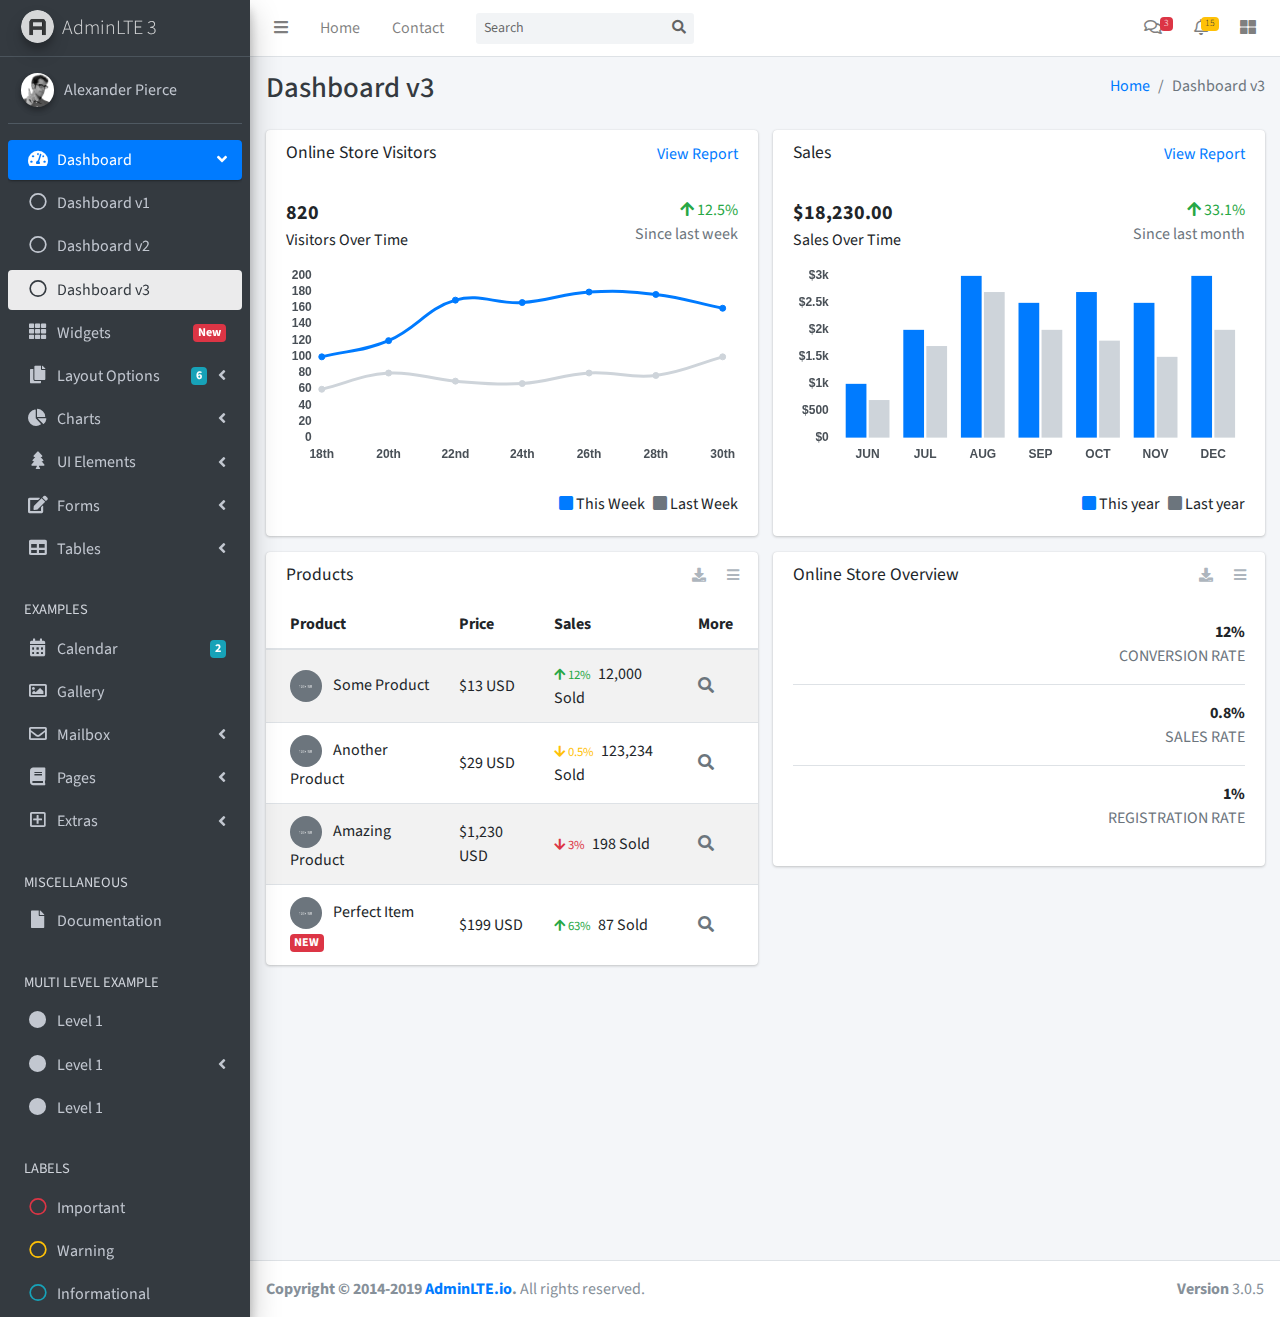
<file: admin/index3.html>
<!DOCTYPE html>
<html lang="en">
<head>
  <meta charset="utf-8">
  <meta name="viewport" content="width=device-width, initial-scale=1">
  <meta http-equiv="x-ua-compatible" content="ie=edge">

  <title>AdminLTE 3 | Dashboard 3</title>

  <!-- Font Awesome Icons -->
  <link rel="stylesheet" href="plugins/fontawesome-free/css/all.min.css">
  <!-- IonIcons -->
  <link rel="stylesheet" href="http://code.ionicframework.com/ionicons/2.0.1/css/ionicons.min.css">
  <!-- Theme style -->
  <link rel="stylesheet" href="dist/css/adminlte.min.css">
  <!-- Google Font: Source Sans Pro -->
  <link href="https://fonts.googleapis.com/css?family=Source+Sans+Pro:300,400,400i,700" rel="stylesheet">
</head>
<!--
BODY TAG OPTIONS:
=================
Apply one or more of the following classes to to the body tag
to get the desired effect
|---------------------------------------------------------|
|LAYOUT OPTIONS | sidebar-collapse                        |
|               | sidebar-mini                            |
|---------------------------------------------------------|
-->
<body class="hold-transition sidebar-mini">
<div class="wrapper">
  <!-- Navbar -->
  <nav class="main-header navbar navbar-expand navbar-white navbar-light">
    <!-- Left navbar links -->
    <ul class="navbar-nav">
      <li class="nav-item">
        <a class="nav-link" data-widget="pushmenu" href="#" role="button"><i class="fas fa-bars"></i></a>
      </li>
      <li class="nav-item d-none d-sm-inline-block">
        <a href="index3.html" class="nav-link">Home</a>
      </li>
      <li class="nav-item d-none d-sm-inline-block">
        <a href="#" class="nav-link">Contact</a>
      </li>
    </ul>

    <!-- SEARCH FORM -->
    <form class="form-inline ml-3">
      <div class="input-group input-group-sm">
        <input class="form-control form-control-navbar" type="search" placeholder="Search" aria-label="Search">
        <div class="input-group-append">
          <button class="btn btn-navbar" type="submit">
            <i class="fas fa-search"></i>
          </button>
        </div>
      </div>
    </form>

    <!-- Right navbar links -->
    <ul class="navbar-nav ml-auto">
      <!-- Messages Dropdown Menu -->
      <li class="nav-item dropdown">
        <a class="nav-link" data-toggle="dropdown" href="#">
          <i class="far fa-comments"></i>
          <span class="badge badge-danger navbar-badge">3</span>
        </a>
        <div class="dropdown-menu dropdown-menu-lg dropdown-menu-right">
          <a href="#" class="dropdown-item">
            <!-- Message Start -->
            <div class="media">
              <img src="dist/img/user1-128x128.jpg" alt="User Avatar" class="img-size-50 mr-3 img-circle">
              <div class="media-body">
                <h3 class="dropdown-item-title">
                  Brad Diesel
                  <span class="float-right text-sm text-danger"><i class="fas fa-star"></i></span>
                </h3>
                <p class="text-sm">Call me whenever you can...</p>
                <p class="text-sm text-muted"><i class="far fa-clock mr-1"></i> 4 Hours Ago</p>
              </div>
            </div>
            <!-- Message End -->
          </a>
          <div class="dropdown-divider"></div>
          <a href="#" class="dropdown-item">
            <!-- Message Start -->
            <div class="media">
              <img src="dist/img/user8-128x128.jpg" alt="User Avatar" class="img-size-50 img-circle mr-3">
              <div class="media-body">
                <h3 class="dropdown-item-title">
                  John Pierce
                  <span class="float-right text-sm text-muted"><i class="fas fa-star"></i></span>
                </h3>
                <p class="text-sm">I got your message bro</p>
                <p class="text-sm text-muted"><i class="far fa-clock mr-1"></i> 4 Hours Ago</p>
              </div>
            </div>
            <!-- Message End -->
          </a>
          <div class="dropdown-divider"></div>
          <a href="#" class="dropdown-item">
            <!-- Message Start -->
            <div class="media">
              <img src="dist/img/user3-128x128.jpg" alt="User Avatar" class="img-size-50 img-circle mr-3">
              <div class="media-body">
                <h3 class="dropdown-item-title">
                  Nora Silvester
                  <span class="float-right text-sm text-warning"><i class="fas fa-star"></i></span>
                </h3>
                <p class="text-sm">The subject goes here</p>
                <p class="text-sm text-muted"><i class="far fa-clock mr-1"></i> 4 Hours Ago</p>
              </div>
            </div>
            <!-- Message End -->
          </a>
          <div class="dropdown-divider"></div>
          <a href="#" class="dropdown-item dropdown-footer">See All Messages</a>
        </div>
      </li>
      <!-- Notifications Dropdown Menu -->
      <li class="nav-item dropdown">
        <a class="nav-link" data-toggle="dropdown" href="#">
          <i class="far fa-bell"></i>
          <span class="badge badge-warning navbar-badge">15</span>
        </a>
        <div class="dropdown-menu dropdown-menu-lg dropdown-menu-right">
          <span class="dropdown-item dropdown-header">15 Notifications</span>
          <div class="dropdown-divider"></div>
          <a href="#" class="dropdown-item">
            <i class="fas fa-envelope mr-2"></i> 4 new messages
            <span class="float-right text-muted text-sm">3 mins</span>
          </a>
          <div class="dropdown-divider"></div>
          <a href="#" class="dropdown-item">
            <i class="fas fa-users mr-2"></i> 8 friend requests
            <span class="float-right text-muted text-sm">12 hours</span>
          </a>
          <div class="dropdown-divider"></div>
          <a href="#" class="dropdown-item">
            <i class="fas fa-file mr-2"></i> 3 new reports
            <span class="float-right text-muted text-sm">2 days</span>
          </a>
          <div class="dropdown-divider"></div>
          <a href="#" class="dropdown-item dropdown-footer">See All Notifications</a>
        </div>
      </li>
      <li class="nav-item">
        <a class="nav-link" data-widget="control-sidebar" data-slide="true" href="#" role="button"><i
            class="fas fa-th-large"></i></a>
      </li>
    </ul>
  </nav>
  <!-- /.navbar -->

  <!-- Main Sidebar Container -->
  <aside class="main-sidebar sidebar-dark-primary elevation-4">
    <!-- Brand Logo -->
    <a href="index3.html" class="brand-link">
      <img src="dist/img/AdminLTELogo.png" alt="AdminLTE Logo" class="brand-image img-circle elevation-3"
           style="opacity: .8">
      <span class="brand-text font-weight-light">AdminLTE 3</span>
    </a>

    <!-- Sidebar -->
    <div class="sidebar">
      <!-- Sidebar user panel (optional) -->
      <div class="user-panel mt-3 pb-3 mb-3 d-flex">
        <div class="image">
          <img src="dist/img/user2-160x160.jpg" class="img-circle elevation-2" alt="User Image">
        </div>
        <div class="info">
          <a href="#" class="d-block">Alexander Pierce</a>
        </div>
      </div>

      <!-- Sidebar Menu -->
      <nav class="mt-2">
        <ul class="nav nav-pills nav-sidebar flex-column" data-widget="treeview" role="menu" data-accordion="false">
          <!-- Add icons to the links using the .nav-icon class
               with font-awesome or any other icon font library -->
          <li class="nav-item has-treeview menu-open">
            <a href="#" class="nav-link active">
              <i class="nav-icon fas fa-tachometer-alt"></i>
              <p>
                Dashboard
                <i class="right fas fa-angle-left"></i>
              </p>
            </a>
            <ul class="nav nav-treeview">
              <li class="nav-item">
                <a href="./index.html" class="nav-link">
                  <i class="far fa-circle nav-icon"></i>
                  <p>Dashboard v1</p>
                </a>
              </li>
              <li class="nav-item">
                <a href="./index2.html" class="nav-link">
                  <i class="far fa-circle nav-icon"></i>
                  <p>Dashboard v2</p>
                </a>
              </li>
              <li class="nav-item">
                <a href="./index3.html" class="nav-link active">
                  <i class="far fa-circle nav-icon"></i>
                  <p>Dashboard v3</p>
                </a>
              </li>
            </ul>
          </li>
          <li class="nav-item">
            <a href="pages/widgets.html" class="nav-link">
              <i class="nav-icon fas fa-th"></i>
              <p>
                Widgets
                <span class="right badge badge-danger">New</span>
              </p>
            </a>
          </li>
          <li class="nav-item has-treeview">
            <a href="#" class="nav-link">
              <i class="nav-icon fas fa-copy"></i>
              <p>
                Layout Options
                <i class="fas fa-angle-left right"></i>
                <span class="badge badge-info right">6</span>
              </p>
            </a>
            <ul class="nav nav-treeview">
              <li class="nav-item">
                <a href="pages/layout/top-nav.html" class="nav-link">
                  <i class="far fa-circle nav-icon"></i>
                  <p>Top Navigation</p>
                </a>
              </li>
              <li class="nav-item">
                <a href="pages/layout/top-nav-sidebar.html" class="nav-link">
                  <i class="far fa-circle nav-icon"></i>
                  <p>Top Navigation + Sidebar</p>
                </a>
              </li>
              <li class="nav-item">
                <a href="pages/layout/boxed.html" class="nav-link">
                  <i class="far fa-circle nav-icon"></i>
                  <p>Boxed</p>
                </a>
              </li>
              <li class="nav-item">
                <a href="pages/layout/fixed-sidebar.html" class="nav-link">
                  <i class="far fa-circle nav-icon"></i>
                  <p>Fixed Sidebar</p>
                </a>
              </li>
              <li class="nav-item">
                <a href="pages/layout/fixed-topnav.html" class="nav-link">
                  <i class="far fa-circle nav-icon"></i>
                  <p>Fixed Navbar</p>
                </a>
              </li>
              <li class="nav-item">
                <a href="pages/layout/fixed-footer.html" class="nav-link">
                  <i class="far fa-circle nav-icon"></i>
                  <p>Fixed Footer</p>
                </a>
              </li>
              <li class="nav-item">
                <a href="pages/layout/collapsed-sidebar.html" class="nav-link">
                  <i class="far fa-circle nav-icon"></i>
                  <p>Collapsed Sidebar</p>
                </a>
              </li>
            </ul>
          </li>
          <li class="nav-item has-treeview">
            <a href="#" class="nav-link">
              <i class="nav-icon fas fa-chart-pie"></i>
              <p>
                Charts
                <i class="right fas fa-angle-left"></i>
              </p>
            </a>
            <ul class="nav nav-treeview">
              <li class="nav-item">
                <a href="pages/charts/chartjs.html" class="nav-link">
                  <i class="far fa-circle nav-icon"></i>
                  <p>ChartJS</p>
                </a>
              </li>
              <li class="nav-item">
                <a href="pages/charts/flot.html" class="nav-link">
                  <i class="far fa-circle nav-icon"></i>
                  <p>Flot</p>
                </a>
              </li>
              <li class="nav-item">
                <a href="pages/charts/inline.html" class="nav-link">
                  <i class="far fa-circle nav-icon"></i>
                  <p>Inline</p>
                </a>
              </li>
            </ul>
          </li>
          <li class="nav-item has-treeview">
            <a href="#" class="nav-link">
              <i class="nav-icon fas fa-tree"></i>
              <p>
                UI Elements
                <i class="fas fa-angle-left right"></i>
              </p>
            </a>
            <ul class="nav nav-treeview">
              <li class="nav-item">
                <a href="pages/UI/general.html" class="nav-link">
                  <i class="far fa-circle nav-icon"></i>
                  <p>General</p>
                </a>
              </li>
              <li class="nav-item">
                <a href="pages/UI/icons.html" class="nav-link">
                  <i class="far fa-circle nav-icon"></i>
                  <p>Icons</p>
                </a>
              </li>
              <li class="nav-item">
                <a href="pages/UI/buttons.html" class="nav-link">
                  <i class="far fa-circle nav-icon"></i>
                  <p>Buttons</p>
                </a>
              </li>
              <li class="nav-item">
                <a href="pages/UI/sliders.html" class="nav-link">
                  <i class="far fa-circle nav-icon"></i>
                  <p>Sliders</p>
                </a>
              </li>
              <li class="nav-item">
                <a href="pages/UI/modals.html" class="nav-link">
                  <i class="far fa-circle nav-icon"></i>
                  <p>Modals & Alerts</p>
                </a>
              </li>
              <li class="nav-item">
                <a href="pages/UI/navbar.html" class="nav-link">
                  <i class="far fa-circle nav-icon"></i>
                  <p>Navbar & Tabs</p>
                </a>
              </li>
              <li class="nav-item">
                <a href="pages/UI/timeline.html" class="nav-link">
                  <i class="far fa-circle nav-icon"></i>
                  <p>Timeline</p>
                </a>
              </li>
              <li class="nav-item">
                <a href="pages/UI/ribbons.html" class="nav-link">
                  <i class="far fa-circle nav-icon"></i>
                  <p>Ribbons</p>
                </a>
              </li>
            </ul>
          </li>
          <li class="nav-item has-treeview">
            <a href="#" class="nav-link">
              <i class="nav-icon fas fa-edit"></i>
              <p>
                Forms
                <i class="fas fa-angle-left right"></i>
              </p>
            </a>
            <ul class="nav nav-treeview">
              <li class="nav-item">
                <a href="pages/forms/general.html" class="nav-link">
                  <i class="far fa-circle nav-icon"></i>
                  <p>General Elements</p>
                </a>
              </li>
              <li class="nav-item">
                <a href="pages/forms/advanced.html" class="nav-link">
                  <i class="far fa-circle nav-icon"></i>
                  <p>Advanced Elements</p>
                </a>
              </li>
              <li class="nav-item">
                <a href="pages/forms/editors.html" class="nav-link">
                  <i class="far fa-circle nav-icon"></i>
                  <p>Editors</p>
                </a>
              </li>
              <li class="nav-item">
                <a href="pages/forms/validation.html" class="nav-link">
                  <i class="far fa-circle nav-icon"></i>
                  <p>Validation</p>
                </a>
              </li>
            </ul>
          </li>
          <li class="nav-item has-treeview">
            <a href="#" class="nav-link">
              <i class="nav-icon fas fa-table"></i>
              <p>
                Tables
                <i class="fas fa-angle-left right"></i>
              </p>
            </a>
            <ul class="nav nav-treeview">
              <li class="nav-item">
                <a href="pages/tables/simple.html" class="nav-link">
                  <i class="far fa-circle nav-icon"></i>
                  <p>Simple Tables</p>
                </a>
              </li>
              <li class="nav-item">
                <a href="pages/tables/data.html" class="nav-link">
                  <i class="far fa-circle nav-icon"></i>
                  <p>DataTables</p>
                </a>
              </li>
              <li class="nav-item">
                <a href="pages/tables/jsgrid.html" class="nav-link">
                  <i class="far fa-circle nav-icon"></i>
                  <p>jsGrid</p>
                </a>
              </li>
            </ul>
          </li>
          <li class="nav-header">EXAMPLES</li>
          <li class="nav-item">
            <a href="pages/calendar.html" class="nav-link">
              <i class="nav-icon fas fa-calendar-alt"></i>
              <p>
                Calendar
                <span class="badge badge-info right">2</span>
              </p>
            </a>
          </li>
          <li class="nav-item">
            <a href="pages/gallery.html" class="nav-link">
              <i class="nav-icon far fa-image"></i>
              <p>
                Gallery
              </p>
            </a>
          </li>
          <li class="nav-item has-treeview">
            <a href="#" class="nav-link">
              <i class="nav-icon far fa-envelope"></i>
              <p>
                Mailbox
                <i class="fas fa-angle-left right"></i>
              </p>
            </a>
            <ul class="nav nav-treeview">
              <li class="nav-item">
                <a href="pages/mailbox/mailbox.html" class="nav-link">
                  <i class="far fa-circle nav-icon"></i>
                  <p>Inbox</p>
                </a>
              </li>
              <li class="nav-item">
                <a href="pages/mailbox/compose.html" class="nav-link">
                  <i class="far fa-circle nav-icon"></i>
                  <p>Compose</p>
                </a>
              </li>
              <li class="nav-item">
                <a href="pages/mailbox/read-mail.html" class="nav-link">
                  <i class="far fa-circle nav-icon"></i>
                  <p>Read</p>
                </a>
              </li>
            </ul>
          </li>
          <li class="nav-item has-treeview">
            <a href="#" class="nav-link">
              <i class="nav-icon fas fa-book"></i>
              <p>
                Pages
                <i class="fas fa-angle-left right"></i>
              </p>
            </a>
            <ul class="nav nav-treeview">
              <li class="nav-item">
                <a href="pages/examples/invoice.html" class="nav-link">
                  <i class="far fa-circle nav-icon"></i>
                  <p>Invoice</p>
                </a>
              </li>
              <li class="nav-item">
                <a href="pages/examples/profile.html" class="nav-link">
                  <i class="far fa-circle nav-icon"></i>
                  <p>Profile</p>
                </a>
              </li>
              <li class="nav-item">
                <a href="pages/examples/e-commerce.html" class="nav-link">
                  <i class="far fa-circle nav-icon"></i>
                  <p>E-commerce</p>
                </a>
              </li>
              <li class="nav-item">
                <a href="pages/examples/projects.html" class="nav-link">
                  <i class="far fa-circle nav-icon"></i>
                  <p>Projects</p>
                </a>
              </li>
              <li class="nav-item">
                <a href="pages/examples/project-add.html" class="nav-link">
                  <i class="far fa-circle nav-icon"></i>
                  <p>Project Add</p>
                </a>
              </li>
              <li class="nav-item">
                <a href="pages/examples/project-edit.html" class="nav-link">
                  <i class="far fa-circle nav-icon"></i>
                  <p>Project Edit</p>
                </a>
              </li>
              <li class="nav-item">
                <a href="pages/examples/project-detail.html" class="nav-link">
                  <i class="far fa-circle nav-icon"></i>
                  <p>Project Detail</p>
                </a>
              </li>
              <li class="nav-item">
                <a href="pages/examples/contacts.html" class="nav-link">
                  <i class="far fa-circle nav-icon"></i>
                  <p>Contacts</p>
                </a>
              </li>
            </ul>
          </li>
          <li class="nav-item has-treeview">
            <a href="#" class="nav-link">
              <i class="nav-icon far fa-plus-square"></i>
              <p>
                Extras
                <i class="fas fa-angle-left right"></i>
              </p>
            </a>
            <ul class="nav nav-treeview">
              <li class="nav-item">
                <a href="pages/examples/login.html" class="nav-link">
                  <i class="far fa-circle nav-icon"></i>
                  <p>Login</p>
                </a>
              </li>
              <li class="nav-item">
                <a href="pages/examples/register.html" class="nav-link">
                  <i class="far fa-circle nav-icon"></i>
                  <p>Register</p>
                </a>
              </li>
              <li class="nav-item">
                <a href="pages/examples/forgot-password.html" class="nav-link">
                  <i class="far fa-circle nav-icon"></i>
                  <p>Forgot Password</p>
                </a>
              </li>
              <li class="nav-item">
                <a href="pages/examples/recover-password.html" class="nav-link">
                  <i class="far fa-circle nav-icon"></i>
                  <p>Recover Password</p>
                </a>
              </li>
              <li class="nav-item">
                <a href="pages/examples/lockscreen.html" class="nav-link">
                  <i class="far fa-circle nav-icon"></i>
                  <p>Lockscreen</p>
                </a>
              </li>
              <li class="nav-item">
                <a href="pages/examples/legacy-user-menu.html" class="nav-link">
                  <i class="far fa-circle nav-icon"></i>
                  <p>Legacy User Menu</p>
                </a>
              </li>
              <li class="nav-item">
                <a href="pages/examples/language-menu.html" class="nav-link">
                  <i class="far fa-circle nav-icon"></i>
                  <p>Language Menu</p>
                </a>
              </li>
              <li class="nav-item">
                <a href="pages/examples/404.html" class="nav-link">
                  <i class="far fa-circle nav-icon"></i>
                  <p>Error 404</p>
                </a>
              </li>
              <li class="nav-item">
                <a href="pages/examples/500.html" class="nav-link">
                  <i class="far fa-circle nav-icon"></i>
                  <p>Error 500</p>
                </a>
              </li>
              <li class="nav-item">
                <a href="pages/examples/pace.html" class="nav-link">
                  <i class="far fa-circle nav-icon"></i>
                  <p>Pace</p>
                </a>
              </li>
              <li class="nav-item">
                <a href="pages/examples/blank.html" class="nav-link">
                  <i class="far fa-circle nav-icon"></i>
                  <p>Blank Page</p>
                </a>
              </li>
              <li class="nav-item">
                <a href="starter.html" class="nav-link">
                  <i class="far fa-circle nav-icon"></i>
                  <p>Starter Page</p>
                </a>
              </li>
            </ul>
          </li>
          <li class="nav-header">MISCELLANEOUS</li>
          <li class="nav-item">
            <a href="https://adminlte.io/docs/3.0" class="nav-link">
              <i class="nav-icon fas fa-file"></i>
              <p>Documentation</p>
            </a>
          </li>
          <li class="nav-header">MULTI LEVEL EXAMPLE</li>
          <li class="nav-item">
            <a href="#" class="nav-link">
              <i class="fas fa-circle nav-icon"></i>
              <p>Level 1</p>
            </a>
          </li>
          <li class="nav-item has-treeview">
            <a href="#" class="nav-link">
              <i class="nav-icon fas fa-circle"></i>
              <p>
                Level 1
                <i class="right fas fa-angle-left"></i>
              </p>
            </a>
            <ul class="nav nav-treeview">
              <li class="nav-item">
                <a href="#" class="nav-link">
                  <i class="far fa-circle nav-icon"></i>
                  <p>Level 2</p>
                </a>
              </li>
              <li class="nav-item has-treeview">
                <a href="#" class="nav-link">
                  <i class="far fa-circle nav-icon"></i>
                  <p>
                    Level 2
                    <i class="right fas fa-angle-left"></i>
                  </p>
                </a>
                <ul class="nav nav-treeview">
                  <li class="nav-item">
                    <a href="#" class="nav-link">
                      <i class="far fa-dot-circle nav-icon"></i>
                      <p>Level 3</p>
                    </a>
                  </li>
                  <li class="nav-item">
                    <a href="#" class="nav-link">
                      <i class="far fa-dot-circle nav-icon"></i>
                      <p>Level 3</p>
                    </a>
                  </li>
                  <li class="nav-item">
                    <a href="#" class="nav-link">
                      <i class="far fa-dot-circle nav-icon"></i>
                      <p>Level 3</p>
                    </a>
                  </li>
                </ul>
              </li>
              <li class="nav-item">
                <a href="#" class="nav-link">
                  <i class="far fa-circle nav-icon"></i>
                  <p>Level 2</p>
                </a>
              </li>
            </ul>
          </li>
          <li class="nav-item">
            <a href="#" class="nav-link">
              <i class="fas fa-circle nav-icon"></i>
              <p>Level 1</p>
            </a>
          </li>
          <li class="nav-header">LABELS</li>
          <li class="nav-item">
            <a href="#" class="nav-link">
              <i class="nav-icon far fa-circle text-danger"></i>
              <p class="text">Important</p>
            </a>
          </li>
          <li class="nav-item">
            <a href="#" class="nav-link">
              <i class="nav-icon far fa-circle text-warning"></i>
              <p>Warning</p>
            </a>
          </li>
          <li class="nav-item">
            <a href="#" class="nav-link">
              <i class="nav-icon far fa-circle text-info"></i>
              <p>Informational</p>
            </a>
          </li>
        </ul>
      </nav>
      <!-- /.sidebar-menu -->
    </div>
    <!-- /.sidebar -->
  </aside>

  <!-- Content Wrapper. Contains page content -->
  <div class="content-wrapper">
    <!-- Content Header (Page header) -->
    <div class="content-header">
      <div class="container-fluid">
        <div class="row mb-2">
          <div class="col-sm-6">
            <h1 class="m-0 text-dark">Dashboard v3</h1>
          </div><!-- /.col -->
          <div class="col-sm-6">
            <ol class="breadcrumb float-sm-right">
              <li class="breadcrumb-item"><a href="#">Home</a></li>
              <li class="breadcrumb-item active">Dashboard v3</li>
            </ol>
          </div><!-- /.col -->
        </div><!-- /.row -->
      </div><!-- /.container-fluid -->
    </div>
    <!-- /.content-header -->

    <!-- Main content -->
    <div class="content">
      <div class="container-fluid">
        <div class="row">
          <div class="col-lg-6">
            <div class="card">
              <div class="card-header border-0">
                <div class="d-flex justify-content-between">
                  <h3 class="card-title">Online Store Visitors</h3>
                  <a href="javascript:void(0);">View Report</a>
                </div>
              </div>
              <div class="card-body">
                <div class="d-flex">
                  <p class="d-flex flex-column">
                    <span class="text-bold text-lg">820</span>
                    <span>Visitors Over Time</span>
                  </p>
                  <p class="ml-auto d-flex flex-column text-right">
                    <span class="text-success">
                      <i class="fas fa-arrow-up"></i> 12.5%
                    </span>
                    <span class="text-muted">Since last week</span>
                  </p>
                </div>
                <!-- /.d-flex -->

                <div class="position-relative mb-4">
                  <canvas id="visitors-chart" height="200"></canvas>
                </div>

                <div class="d-flex flex-row justify-content-end">
                  <span class="mr-2">
                    <i class="fas fa-square text-primary"></i> This Week
                  </span>

                  <span>
                    <i class="fas fa-square text-gray"></i> Last Week
                  </span>
                </div>
              </div>
            </div>
            <!-- /.card -->

            <div class="card">
              <div class="card-header border-0">
                <h3 class="card-title">Products</h3>
                <div class="card-tools">
                  <a href="#" class="btn btn-tool btn-sm">
                    <i class="fas fa-download"></i>
                  </a>
                  <a href="#" class="btn btn-tool btn-sm">
                    <i class="fas fa-bars"></i>
                  </a>
                </div>
              </div>
              <div class="card-body table-responsive p-0">
                <table class="table table-striped table-valign-middle">
                  <thead>
                  <tr>
                    <th>Product</th>
                    <th>Price</th>
                    <th>Sales</th>
                    <th>More</th>
                  </tr>
                  </thead>
                  <tbody>
                  <tr>
                    <td>
                      <img src="dist/img/default-150x150.png" alt="Product 1" class="img-circle img-size-32 mr-2">
                      Some Product
                    </td>
                    <td>$13 USD</td>
                    <td>
                      <small class="text-success mr-1">
                        <i class="fas fa-arrow-up"></i>
                        12%
                      </small>
                      12,000 Sold
                    </td>
                    <td>
                      <a href="#" class="text-muted">
                        <i class="fas fa-search"></i>
                      </a>
                    </td>
                  </tr>
                  <tr>
                    <td>
                      <img src="dist/img/default-150x150.png" alt="Product 1" class="img-circle img-size-32 mr-2">
                      Another Product
                    </td>
                    <td>$29 USD</td>
                    <td>
                      <small class="text-warning mr-1">
                        <i class="fas fa-arrow-down"></i>
                        0.5%
                      </small>
                      123,234 Sold
                    </td>
                    <td>
                      <a href="#" class="text-muted">
                        <i class="fas fa-search"></i>
                      </a>
                    </td>
                  </tr>
                  <tr>
                    <td>
                      <img src="dist/img/default-150x150.png" alt="Product 1" class="img-circle img-size-32 mr-2">
                      Amazing Product
                    </td>
                    <td>$1,230 USD</td>
                    <td>
                      <small class="text-danger mr-1">
                        <i class="fas fa-arrow-down"></i>
                        3%
                      </small>
                      198 Sold
                    </td>
                    <td>
                      <a href="#" class="text-muted">
                        <i class="fas fa-search"></i>
                      </a>
                    </td>
                  </tr>
                  <tr>
                    <td>
                      <img src="dist/img/default-150x150.png" alt="Product 1" class="img-circle img-size-32 mr-2">
                      Perfect Item
                      <span class="badge bg-danger">NEW</span>
                    </td>
                    <td>$199 USD</td>
                    <td>
                      <small class="text-success mr-1">
                        <i class="fas fa-arrow-up"></i>
                        63%
                      </small>
                      87 Sold
                    </td>
                    <td>
                      <a href="#" class="text-muted">
                        <i class="fas fa-search"></i>
                      </a>
                    </td>
                  </tr>
                  </tbody>
                </table>
              </div>
            </div>
            <!-- /.card -->
          </div>
          <!-- /.col-md-6 -->
          <div class="col-lg-6">
            <div class="card">
              <div class="card-header border-0">
                <div class="d-flex justify-content-between">
                  <h3 class="card-title">Sales</h3>
                  <a href="javascript:void(0);">View Report</a>
                </div>
              </div>
              <div class="card-body">
                <div class="d-flex">
                  <p class="d-flex flex-column">
                    <span class="text-bold text-lg">$18,230.00</span>
                    <span>Sales Over Time</span>
                  </p>
                  <p class="ml-auto d-flex flex-column text-right">
                    <span class="text-success">
                      <i class="fas fa-arrow-up"></i> 33.1%
                    </span>
                    <span class="text-muted">Since last month</span>
                  </p>
                </div>
                <!-- /.d-flex -->

                <div class="position-relative mb-4">
                  <canvas id="sales-chart" height="200"></canvas>
                </div>

                <div class="d-flex flex-row justify-content-end">
                  <span class="mr-2">
                    <i class="fas fa-square text-primary"></i> This year
                  </span>

                  <span>
                    <i class="fas fa-square text-gray"></i> Last year
                  </span>
                </div>
              </div>
            </div>
            <!-- /.card -->

            <div class="card">
              <div class="card-header border-0">
                <h3 class="card-title">Online Store Overview</h3>
                <div class="card-tools">
                  <a href="#" class="btn btn-sm btn-tool">
                    <i class="fas fa-download"></i>
                  </a>
                  <a href="#" class="btn btn-sm btn-tool">
                    <i class="fas fa-bars"></i>
                  </a>
                </div>
              </div>
              <div class="card-body">
                <div class="d-flex justify-content-between align-items-center border-bottom mb-3">
                  <p class="text-success text-xl">
                    <i class="ion ion-ios-refresh-empty"></i>
                  </p>
                  <p class="d-flex flex-column text-right">
                    <span class="font-weight-bold">
                      <i class="ion ion-android-arrow-up text-success"></i> 12%
                    </span>
                    <span class="text-muted">CONVERSION RATE</span>
                  </p>
                </div>
                <!-- /.d-flex -->
                <div class="d-flex justify-content-between align-items-center border-bottom mb-3">
                  <p class="text-warning text-xl">
                    <i class="ion ion-ios-cart-outline"></i>
                  </p>
                  <p class="d-flex flex-column text-right">
                    <span class="font-weight-bold">
                      <i class="ion ion-android-arrow-up text-warning"></i> 0.8%
                    </span>
                    <span class="text-muted">SALES RATE</span>
                  </p>
                </div>
                <!-- /.d-flex -->
                <div class="d-flex justify-content-between align-items-center mb-0">
                  <p class="text-danger text-xl">
                    <i class="ion ion-ios-people-outline"></i>
                  </p>
                  <p class="d-flex flex-column text-right">
                    <span class="font-weight-bold">
                      <i class="ion ion-android-arrow-down text-danger"></i> 1%
                    </span>
                    <span class="text-muted">REGISTRATION RATE</span>
                  </p>
                </div>
                <!-- /.d-flex -->
              </div>
            </div>
          </div>
          <!-- /.col-md-6 -->
        </div>
        <!-- /.row -->
      </div>
      <!-- /.container-fluid -->
    </div>
    <!-- /.content -->
  </div>
  <!-- /.content-wrapper -->

  <!-- Control Sidebar -->
  <aside class="control-sidebar control-sidebar-dark">
    <!-- Control sidebar content goes here -->
  </aside>
  <!-- /.control-sidebar -->

  <!-- Main Footer -->
  <footer class="main-footer">
    <strong>Copyright &copy; 2014-2019 <a href="http://adminlte.io">AdminLTE.io</a>.</strong>
    All rights reserved.
    <div class="float-right d-none d-sm-inline-block">
      <b>Version</b> 3.0.5
    </div>
  </footer>
</div>
<!-- ./wrapper -->

<!-- REQUIRED SCRIPTS -->

<!-- jQuery -->
<script src="plugins/jquery/jquery.min.js"></script>
<!-- Bootstrap -->
<script src="plugins/bootstrap/js/bootstrap.bundle.min.js"></script>
<!-- AdminLTE -->
<script src="dist/js/adminlte.js"></script>

<!-- OPTIONAL SCRIPTS -->
<script src="plugins/chart.js/Chart.min.js"></script>
<script src="dist/js/demo.js"></script>
<script src="dist/js/pages/dashboard3.js"></script>
</body>
</html>
</file>
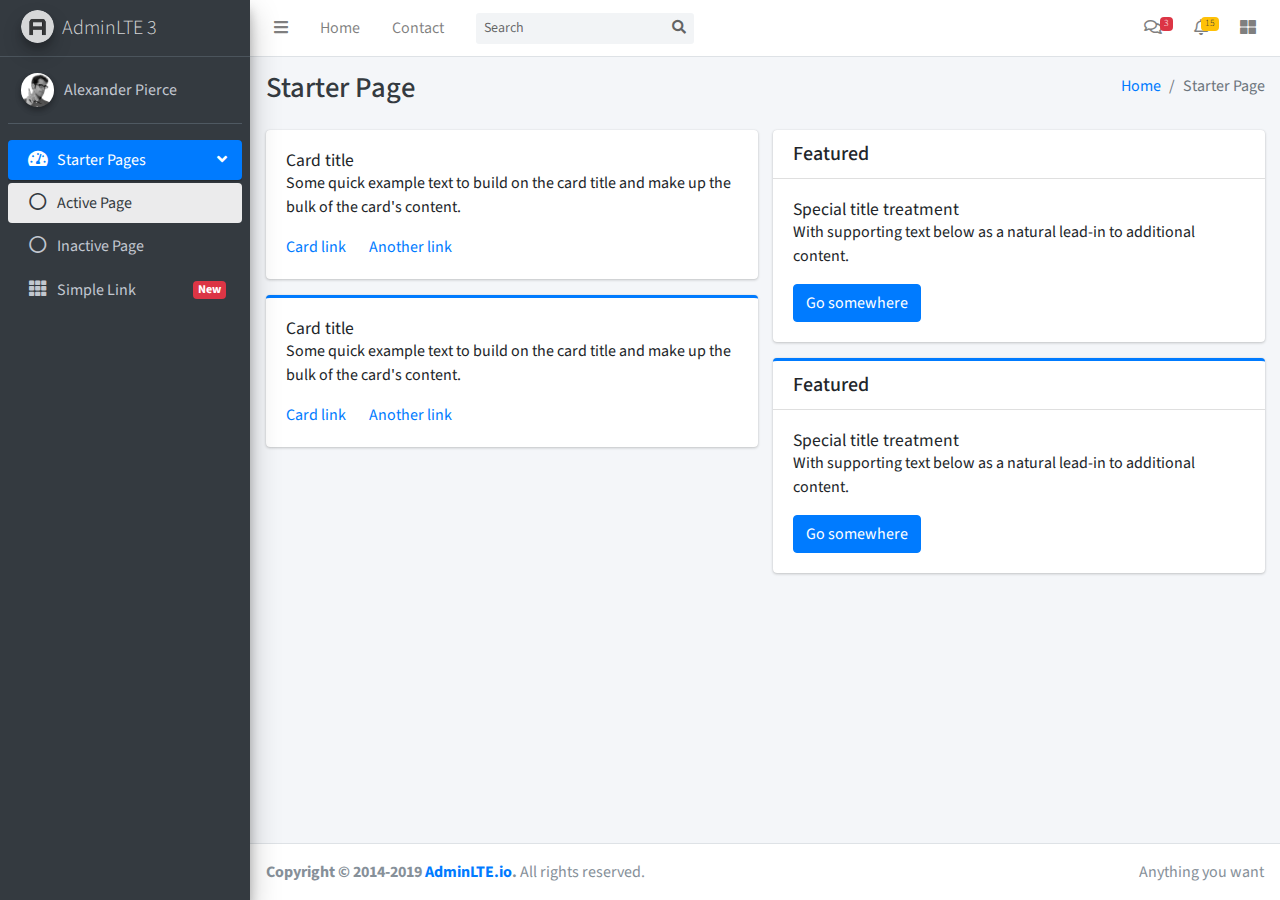
<file: admin/starter.html>
<!DOCTYPE html>
<!--
This is a starter template page. Use this page to start your new project from
scratch. This page gets rid of all links and provides the needed markup only.
-->
<html lang="en">
<head>
  <meta charset="utf-8">
  <meta name="viewport" content="width=device-width, initial-scale=1">
  <meta http-equiv="x-ua-compatible" content="ie=edge">

  <title>AdminLTE 3 | Starter</title>

  <!-- Font Awesome Icons -->
  <link rel="stylesheet" href="plugins/fontawesome-free/css/all.min.css">
  <!-- Theme style -->
  <link rel="stylesheet" href="dist/css/adminlte.min.css">
  <!-- Google Font: Source Sans Pro -->
  <link href="https://fonts.googleapis.com/css?family=Source+Sans+Pro:300,400,400i,700" rel="stylesheet">
</head>
<body class="hold-transition sidebar-mini">
<div class="wrapper">

  <!-- Navbar -->
  <nav class="main-header navbar navbar-expand navbar-white navbar-light">
    <!-- Left navbar links -->
    <ul class="navbar-nav">
      <li class="nav-item">
        <a class="nav-link" data-widget="pushmenu" href="#" role="button"><i class="fas fa-bars"></i></a>
      </li>
      <li class="nav-item d-none d-sm-inline-block">
        <a href="index3.html" class="nav-link">Home</a>
      </li>
      <li class="nav-item d-none d-sm-inline-block">
        <a href="#" class="nav-link">Contact</a>
      </li>
    </ul>

    <!-- SEARCH FORM -->
    <form class="form-inline ml-3">
      <div class="input-group input-group-sm">
        <input class="form-control form-control-navbar" type="search" placeholder="Search" aria-label="Search">
        <div class="input-group-append">
          <button class="btn btn-navbar" type="submit">
            <i class="fas fa-search"></i>
          </button>
        </div>
      </div>
    </form>

    <!-- Right navbar links -->
    <ul class="navbar-nav ml-auto">
      <!-- Messages Dropdown Menu -->
      <li class="nav-item dropdown">
        <a class="nav-link" data-toggle="dropdown" href="#">
          <i class="far fa-comments"></i>
          <span class="badge badge-danger navbar-badge">3</span>
        </a>
        <div class="dropdown-menu dropdown-menu-lg dropdown-menu-right">
          <a href="#" class="dropdown-item">
            <!-- Message Start -->
            <div class="media">
              <img src="dist/img/user1-128x128.jpg" alt="User Avatar" class="img-size-50 mr-3 img-circle">
              <div class="media-body">
                <h3 class="dropdown-item-title">
                  Brad Diesel
                  <span class="float-right text-sm text-danger"><i class="fas fa-star"></i></span>
                </h3>
                <p class="text-sm">Call me whenever you can...</p>
                <p class="text-sm text-muted"><i class="far fa-clock mr-1"></i> 4 Hours Ago</p>
              </div>
            </div>
            <!-- Message End -->
          </a>
          <div class="dropdown-divider"></div>
          <a href="#" class="dropdown-item">
            <!-- Message Start -->
            <div class="media">
              <img src="dist/img/user8-128x128.jpg" alt="User Avatar" class="img-size-50 img-circle mr-3">
              <div class="media-body">
                <h3 class="dropdown-item-title">
                  John Pierce
                  <span class="float-right text-sm text-muted"><i class="fas fa-star"></i></span>
                </h3>
                <p class="text-sm">I got your message bro</p>
                <p class="text-sm text-muted"><i class="far fa-clock mr-1"></i> 4 Hours Ago</p>
              </div>
            </div>
            <!-- Message End -->
          </a>
          <div class="dropdown-divider"></div>
          <a href="#" class="dropdown-item">
            <!-- Message Start -->
            <div class="media">
              <img src="dist/img/user3-128x128.jpg" alt="User Avatar" class="img-size-50 img-circle mr-3">
              <div class="media-body">
                <h3 class="dropdown-item-title">
                  Nora Silvester
                  <span class="float-right text-sm text-warning"><i class="fas fa-star"></i></span>
                </h3>
                <p class="text-sm">The subject goes here</p>
                <p class="text-sm text-muted"><i class="far fa-clock mr-1"></i> 4 Hours Ago</p>
              </div>
            </div>
            <!-- Message End -->
          </a>
          <div class="dropdown-divider"></div>
          <a href="#" class="dropdown-item dropdown-footer">See All Messages</a>
        </div>
      </li>
      <!-- Notifications Dropdown Menu -->
      <li class="nav-item dropdown">
        <a class="nav-link" data-toggle="dropdown" href="#">
          <i class="far fa-bell"></i>
          <span class="badge badge-warning navbar-badge">15</span>
        </a>
        <div class="dropdown-menu dropdown-menu-lg dropdown-menu-right">
          <span class="dropdown-header">15 Notifications</span>
          <div class="dropdown-divider"></div>
          <a href="#" class="dropdown-item">
            <i class="fas fa-envelope mr-2"></i> 4 new messages
            <span class="float-right text-muted text-sm">3 mins</span>
          </a>
          <div class="dropdown-divider"></div>
          <a href="#" class="dropdown-item">
            <i class="fas fa-users mr-2"></i> 8 friend requests
            <span class="float-right text-muted text-sm">12 hours</span>
          </a>
          <div class="dropdown-divider"></div>
          <a href="#" class="dropdown-item">
            <i class="fas fa-file mr-2"></i> 3 new reports
            <span class="float-right text-muted text-sm">2 days</span>
          </a>
          <div class="dropdown-divider"></div>
          <a href="#" class="dropdown-item dropdown-footer">See All Notifications</a>
        </div>
      </li>
      <li class="nav-item">
        <a class="nav-link" data-widget="control-sidebar" data-slide="true" href="#" role="button"><i
            class="fas fa-th-large"></i></a>
      </li>
    </ul>
  </nav>
  <!-- /.navbar -->

  <!-- Main Sidebar Container -->
  <aside class="main-sidebar sidebar-dark-primary elevation-4">
    <!-- Brand Logo -->
    <a href="index3.html" class="brand-link">
      <img src="dist/img/AdminLTELogo.png" alt="AdminLTE Logo" class="brand-image img-circle elevation-3"
           style="opacity: .8">
      <span class="brand-text font-weight-light">AdminLTE 3</span>
    </a>

    <!-- Sidebar -->
    <div class="sidebar">
      <!-- Sidebar user panel (optional) -->
      <div class="user-panel mt-3 pb-3 mb-3 d-flex">
        <div class="image">
          <img src="dist/img/user2-160x160.jpg" class="img-circle elevation-2" alt="User Image">
        </div>
        <div class="info">
          <a href="#" class="d-block">Alexander Pierce</a>
        </div>
      </div>

      <!-- Sidebar Menu -->
      <nav class="mt-2">
        <ul class="nav nav-pills nav-sidebar flex-column" data-widget="treeview" role="menu" data-accordion="false">
          <!-- Add icons to the links using the .nav-icon class
               with font-awesome or any other icon font library -->
          <li class="nav-item has-treeview menu-open">
            <a href="#" class="nav-link active">
              <i class="nav-icon fas fa-tachometer-alt"></i>
              <p>
                Starter Pages
                <i class="right fas fa-angle-left"></i>
              </p>
            </a>
            <ul class="nav nav-treeview">
              <li class="nav-item">
                <a href="#" class="nav-link active">
                  <i class="far fa-circle nav-icon"></i>
                  <p>Active Page</p>
                </a>
              </li>
              <li class="nav-item">
                <a href="#" class="nav-link">
                  <i class="far fa-circle nav-icon"></i>
                  <p>Inactive Page</p>
                </a>
              </li>
            </ul>
          </li>
          <li class="nav-item">
            <a href="#" class="nav-link">
              <i class="nav-icon fas fa-th"></i>
              <p>
                Simple Link
                <span class="right badge badge-danger">New</span>
              </p>
            </a>
          </li>
        </ul>
      </nav>
      <!-- /.sidebar-menu -->
    </div>
    <!-- /.sidebar -->
  </aside>

  <!-- Content Wrapper. Contains page content -->
  <div class="content-wrapper">
    <!-- Content Header (Page header) -->
    <div class="content-header">
      <div class="container-fluid">
        <div class="row mb-2">
          <div class="col-sm-6">
            <h1 class="m-0 text-dark">Starter Page</h1>
          </div><!-- /.col -->
          <div class="col-sm-6">
            <ol class="breadcrumb float-sm-right">
              <li class="breadcrumb-item"><a href="#">Home</a></li>
              <li class="breadcrumb-item active">Starter Page</li>
            </ol>
          </div><!-- /.col -->
        </div><!-- /.row -->
      </div><!-- /.container-fluid -->
    </div>
    <!-- /.content-header -->

    <!-- Main content -->
    <div class="content">
      <div class="container-fluid">
        <div class="row">
          <div class="col-lg-6">
            <div class="card">
              <div class="card-body">
                <h5 class="card-title">Card title</h5>

                <p class="card-text">
                  Some quick example text to build on the card title and make up the bulk of the card's
                  content.
                </p>

                <a href="#" class="card-link">Card link</a>
                <a href="#" class="card-link">Another link</a>
              </div>
            </div>

            <div class="card card-primary card-outline">
              <div class="card-body">
                <h5 class="card-title">Card title</h5>

                <p class="card-text">
                  Some quick example text to build on the card title and make up the bulk of the card's
                  content.
                </p>
                <a href="#" class="card-link">Card link</a>
                <a href="#" class="card-link">Another link</a>
              </div>
            </div><!-- /.card -->
          </div>
          <!-- /.col-md-6 -->
          <div class="col-lg-6">
            <div class="card">
              <div class="card-header">
                <h5 class="m-0">Featured</h5>
              </div>
              <div class="card-body">
                <h6 class="card-title">Special title treatment</h6>

                <p class="card-text">With supporting text below as a natural lead-in to additional content.</p>
                <a href="#" class="btn btn-primary">Go somewhere</a>
              </div>
            </div>

            <div class="card card-primary card-outline">
              <div class="card-header">
                <h5 class="m-0">Featured</h5>
              </div>
              <div class="card-body">
                <h6 class="card-title">Special title treatment</h6>

                <p class="card-text">With supporting text below as a natural lead-in to additional content.</p>
                <a href="#" class="btn btn-primary">Go somewhere</a>
              </div>
            </div>
          </div>
          <!-- /.col-md-6 -->
        </div>
        <!-- /.row -->
      </div><!-- /.container-fluid -->
    </div>
    <!-- /.content -->
  </div>
  <!-- /.content-wrapper -->

  <!-- Control Sidebar -->
  <aside class="control-sidebar control-sidebar-dark">
    <!-- Control sidebar content goes here -->
    <div class="p-3">
      <h5>Title</h5>
      <p>Sidebar content</p>
    </div>
  </aside>
  <!-- /.control-sidebar -->

  <!-- Main Footer -->
  <footer class="main-footer">
    <!-- To the right -->
    <div class="float-right d-none d-sm-inline">
      Anything you want
    </div>
    <!-- Default to the left -->
    <strong>Copyright &copy; 2014-2019 <a href="https://adminlte.io">AdminLTE.io</a>.</strong> All rights reserved.
  </footer>
</div>
<!-- ./wrapper -->

<!-- REQUIRED SCRIPTS -->

<!-- jQuery -->
<script src="plugins/jquery/jquery.min.js"></script>
<!-- Bootstrap 4 -->
<script src="plugins/bootstrap/js/bootstrap.bundle.min.js"></script>
<!-- AdminLTE App -->
<script src="dist/js/adminlte.min.js"></script>
</body>
</html>
</file>
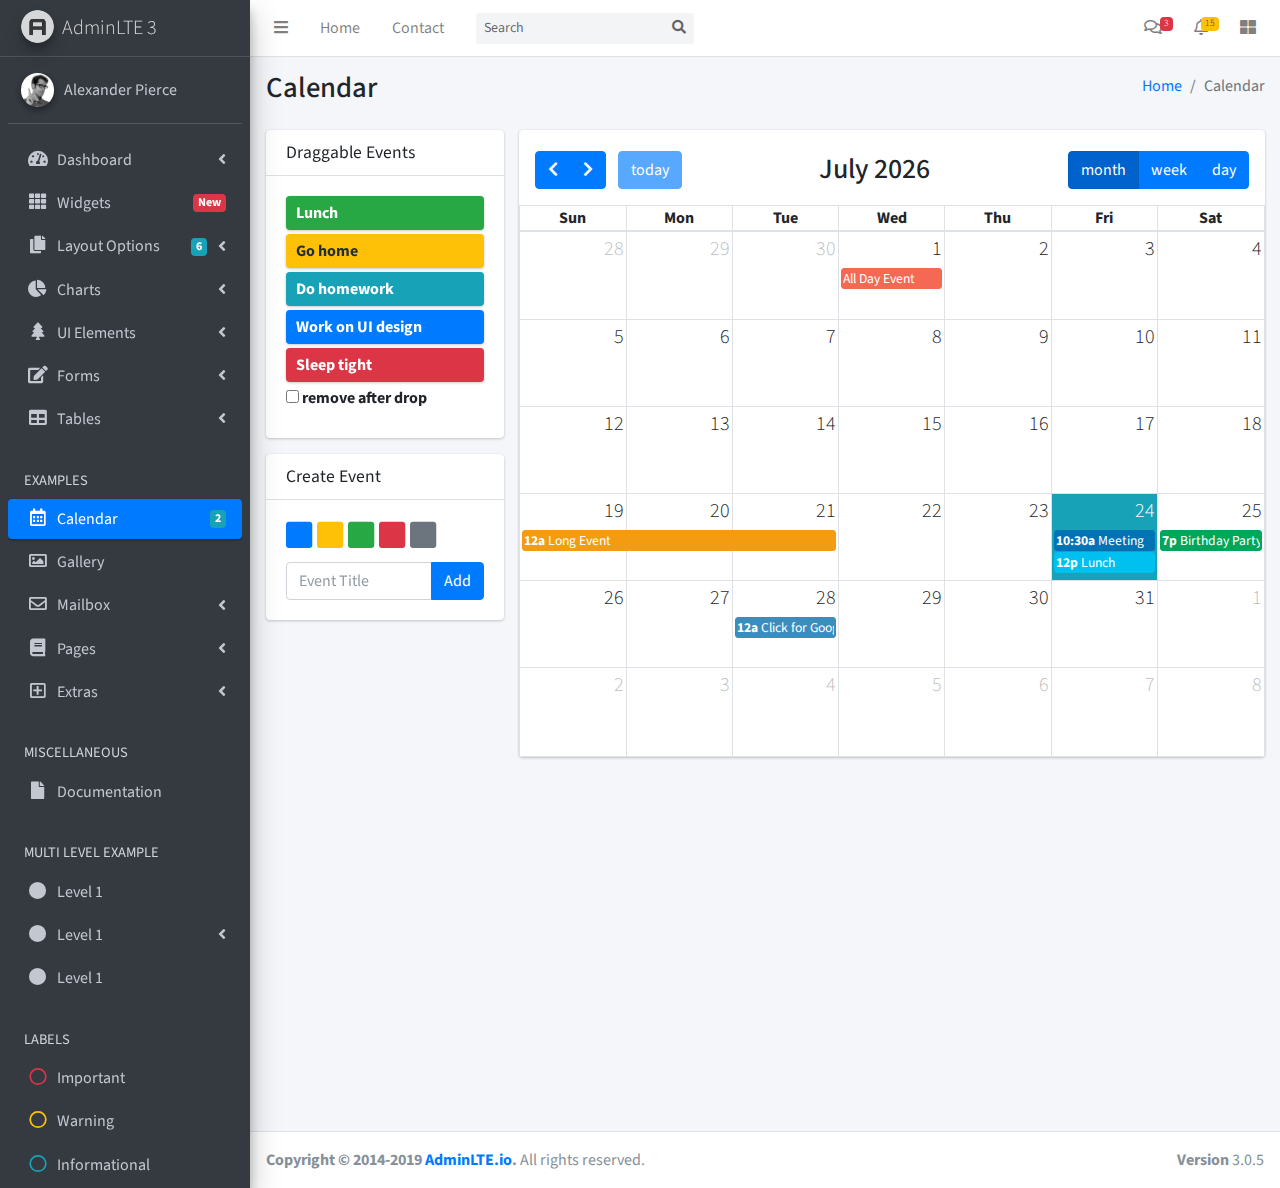
<file: admin/pages/calendar.html>
<!DOCTYPE html>
<html>
<head>
  <meta charset="utf-8">
  <meta http-equiv="X-UA-Compatible" content="IE=edge">
  <title>AdminLTE 3 | Calendar</title>
  <!-- Tell the browser to be responsive to screen width -->
  <meta name="viewport" content="width=device-width, initial-scale=1">
  <!-- Font Awesome -->
  <link rel="stylesheet" href="../plugins/fontawesome-free/css/all.min.css">
  <!-- Ionicons -->
  <link rel="stylesheet" href="https://code.ionicframework.com/ionicons/2.0.1/css/ionicons.min.css">
  <!-- fullCalendar -->
  <link rel="stylesheet" href="../plugins/fullcalendar/main.min.css">
  <link rel="stylesheet" href="../plugins/fullcalendar-daygrid/main.min.css">
  <link rel="stylesheet" href="../plugins/fullcalendar-timegrid/main.min.css">
  <link rel="stylesheet" href="../plugins/fullcalendar-bootstrap/main.min.css">
  <!-- Theme style -->
  <link rel="stylesheet" href="../dist/css/adminlte.min.css">
  <!-- Google Font: Source Sans Pro -->
  <link href="https://fonts.googleapis.com/css?family=Source+Sans+Pro:300,400,400i,700" rel="stylesheet">
</head>
<body class="hold-transition sidebar-mini">
<div class="wrapper">
  <!-- Navbar -->
  <nav class="main-header navbar navbar-expand navbar-white navbar-light">
    <!-- Left navbar links -->
    <ul class="navbar-nav">
      <li class="nav-item">
        <a class="nav-link" data-widget="pushmenu" href="#" role="button"><i class="fas fa-bars"></i></a>
      </li>
      <li class="nav-item d-none d-sm-inline-block">
        <a href="../index3.html" class="nav-link">Home</a>
      </li>
      <li class="nav-item d-none d-sm-inline-block">
        <a href="#" class="nav-link">Contact</a>
      </li>
    </ul>

    <!-- SEARCH FORM -->
    <form class="form-inline ml-3">
      <div class="input-group input-group-sm">
        <input class="form-control form-control-navbar" type="search" placeholder="Search" aria-label="Search">
        <div class="input-group-append">
          <button class="btn btn-navbar" type="submit">
            <i class="fas fa-search"></i>
          </button>
        </div>
      </div>
    </form>

    <!-- Right navbar links -->
    <ul class="navbar-nav ml-auto">
      <!-- Messages Dropdown Menu -->
      <li class="nav-item dropdown">
        <a class="nav-link" data-toggle="dropdown" href="#">
          <i class="far fa-comments"></i>
          <span class="badge badge-danger navbar-badge">3</span>
        </a>
        <div class="dropdown-menu dropdown-menu-lg dropdown-menu-right">
          <a href="#" class="dropdown-item">
            <!-- Message Start -->
            <div class="media">
              <img src="../dist/img/user1-128x128.jpg" alt="User Avatar" class="img-size-50 mr-3 img-circle">
              <div class="media-body">
                <h3 class="dropdown-item-title">
                  Brad Diesel
                  <span class="float-right text-sm text-danger"><i class="fas fa-star"></i></span>
                </h3>
                <p class="text-sm">Call me whenever you can...</p>
                <p class="text-sm text-muted"><i class="far fa-clock mr-1"></i> 4 Hours Ago</p>
              </div>
            </div>
            <!-- Message End -->
          </a>
          <div class="dropdown-divider"></div>
          <a href="#" class="dropdown-item">
            <!-- Message Start -->
            <div class="media">
              <img src="../dist/img/user8-128x128.jpg" alt="User Avatar" class="img-size-50 img-circle mr-3">
              <div class="media-body">
                <h3 class="dropdown-item-title">
                  John Pierce
                  <span class="float-right text-sm text-muted"><i class="fas fa-star"></i></span>
                </h3>
                <p class="text-sm">I got your message bro</p>
                <p class="text-sm text-muted"><i class="far fa-clock mr-1"></i> 4 Hours Ago</p>
              </div>
            </div>
            <!-- Message End -->
          </a>
          <div class="dropdown-divider"></div>
          <a href="#" class="dropdown-item">
            <!-- Message Start -->
            <div class="media">
              <img src="../dist/img/user3-128x128.jpg" alt="User Avatar" class="img-size-50 img-circle mr-3">
              <div class="media-body">
                <h3 class="dropdown-item-title">
                  Nora Silvester
                  <span class="float-right text-sm text-warning"><i class="fas fa-star"></i></span>
                </h3>
                <p class="text-sm">The subject goes here</p>
                <p class="text-sm text-muted"><i class="far fa-clock mr-1"></i> 4 Hours Ago</p>
              </div>
            </div>
            <!-- Message End -->
          </a>
          <div class="dropdown-divider"></div>
          <a href="#" class="dropdown-item dropdown-footer">See All Messages</a>
        </div>
      </li>
      <!-- Notifications Dropdown Menu -->
      <li class="nav-item dropdown">
        <a class="nav-link" data-toggle="dropdown" href="#">
          <i class="far fa-bell"></i>
          <span class="badge badge-warning navbar-badge">15</span>
        </a>
        <div class="dropdown-menu dropdown-menu-lg dropdown-menu-right">
          <span class="dropdown-item dropdown-header">15 Notifications</span>
          <div class="dropdown-divider"></div>
          <a href="#" class="dropdown-item">
            <i class="fas fa-envelope mr-2"></i> 4 new messages
            <span class="float-right text-muted text-sm">3 mins</span>
          </a>
          <div class="dropdown-divider"></div>
          <a href="#" class="dropdown-item">
            <i class="fas fa-users mr-2"></i> 8 friend requests
            <span class="float-right text-muted text-sm">12 hours</span>
          </a>
          <div class="dropdown-divider"></div>
          <a href="#" class="dropdown-item">
            <i class="fas fa-file mr-2"></i> 3 new reports
            <span class="float-right text-muted text-sm">2 days</span>
          </a>
          <div class="dropdown-divider"></div>
          <a href="#" class="dropdown-item dropdown-footer">See All Notifications</a>
        </div>
      </li>
      <li class="nav-item">
        <a class="nav-link" data-widget="control-sidebar" data-slide="true" href="#" role="button">
          <i class="fas fa-th-large"></i>
        </a>
      </li>
    </ul>
  </nav>
  <!-- /.navbar -->

  <!-- Main Sidebar Container -->
  <aside class="main-sidebar sidebar-dark-primary elevation-4">
    <!-- Brand Logo -->
    <a href="../index3.html" class="brand-link">
      <img src="../dist/img/AdminLTELogo.png"
           alt="AdminLTE Logo"
           class="brand-image img-circle elevation-3"
           style="opacity: .8">
      <span class="brand-text font-weight-light">AdminLTE 3</span>
    </a>

    <!-- Sidebar -->
    <div class="sidebar">
      <!-- Sidebar user panel (optional) -->
      <div class="user-panel mt-3 pb-3 mb-3 d-flex">
        <div class="image">
          <img src="../dist/img/user2-160x160.jpg" class="img-circle elevation-2" alt="User Image">
        </div>
        <div class="info">
          <a href="#" class="d-block">Alexander Pierce</a>
        </div>
      </div>

      <!-- Sidebar Menu -->
      <nav class="mt-2">
        <ul class="nav nav-pills nav-sidebar flex-column" data-widget="treeview" role="menu" data-accordion="false">
          <!-- Add icons to the links using the .nav-icon class
               with font-awesome or any other icon font library -->
          <li class="nav-item has-treeview">
            <a href="#" class="nav-link">
              <i class="nav-icon fas fa-tachometer-alt"></i>
              <p>
                Dashboard
                <i class="right fas fa-angle-left"></i>
              </p>
            </a>
            <ul class="nav nav-treeview">
              <li class="nav-item">
                <a href="../index.html" class="nav-link">
                  <i class="far fa-circle nav-icon"></i>
                  <p>Dashboard v1</p>
                </a>
              </li>
              <li class="nav-item">
                <a href="../index2.html" class="nav-link">
                  <i class="far fa-circle nav-icon"></i>
                  <p>Dashboard v2</p>
                </a>
              </li>
              <li class="nav-item">
                <a href="../index3.html" class="nav-link">
                  <i class="far fa-circle nav-icon"></i>
                  <p>Dashboard v3</p>
                </a>
              </li>
            </ul>
          </li>
          <li class="nav-item">
            <a href="widgets.html" class="nav-link">
              <i class="nav-icon fas fa-th"></i>
              <p>
                Widgets
                <span class="right badge badge-danger">New</span>
              </p>
            </a>
          </li>
          <li class="nav-item has-treeview">
            <a href="#" class="nav-link">
              <i class="nav-icon fas fa-copy"></i>
              <p>
                Layout Options
                <i class="fas fa-angle-left right"></i>
                <span class="badge badge-info right">6</span>
              </p>
            </a>
            <ul class="nav nav-treeview">
              <li class="nav-item">
                <a href="layout/top-nav.html" class="nav-link">
                  <i class="far fa-circle nav-icon"></i>
                  <p>Top Navigation</p>
                </a>
              </li>
              <li class="nav-item">
                <a href="layout/top-nav-sidebar.html" class="nav-link">
                  <i class="far fa-circle nav-icon"></i>
                  <p>Top Navigation + Sidebar</p>
                </a>
              </li>
              <li class="nav-item">
                <a href="layout/boxed.html" class="nav-link">
                  <i class="far fa-circle nav-icon"></i>
                  <p>Boxed</p>
                </a>
              </li>
              <li class="nav-item">
                <a href="layout/fixed-sidebar.html" class="nav-link">
                  <i class="far fa-circle nav-icon"></i>
                  <p>Fixed Sidebar</p>
                </a>
              </li>
              <li class="nav-item">
                <a href="layout/fixed-topnav.html" class="nav-link">
                  <i class="far fa-circle nav-icon"></i>
                  <p>Fixed Navbar</p>
                </a>
              </li>
              <li class="nav-item">
                <a href="layout/fixed-footer.html" class="nav-link">
                  <i class="far fa-circle nav-icon"></i>
                  <p>Fixed Footer</p>
                </a>
              </li>
              <li class="nav-item">
                <a href="layout/collapsed-sidebar.html" class="nav-link">
                  <i class="far fa-circle nav-icon"></i>
                  <p>Collapsed Sidebar</p>
                </a>
              </li>
            </ul>
          </li>
          <li class="nav-item has-treeview">
            <a href="#" class="nav-link">
              <i class="nav-icon fas fa-chart-pie"></i>
              <p>
                Charts
                <i class="right fas fa-angle-left"></i>
              </p>
            </a>
            <ul class="nav nav-treeview">
              <li class="nav-item">
                <a href="charts/chartjs.html" class="nav-link">
                  <i class="far fa-circle nav-icon"></i>
                  <p>ChartJS</p>
                </a>
              </li>
              <li class="nav-item">
                <a href="charts/flot.html" class="nav-link">
                  <i class="far fa-circle nav-icon"></i>
                  <p>Flot</p>
                </a>
              </li>
              <li class="nav-item">
                <a href="charts/inline.html" class="nav-link">
                  <i class="far fa-circle nav-icon"></i>
                  <p>Inline</p>
                </a>
              </li>
            </ul>
          </li>
          <li class="nav-item has-treeview">
            <a href="#" class="nav-link">
              <i class="nav-icon fas fa-tree"></i>
              <p>
                UI Elements
                <i class="fas fa-angle-left right"></i>
              </p>
            </a>
            <ul class="nav nav-treeview">
              <li class="nav-item">
                <a href="UI/general.html" class="nav-link">
                  <i class="far fa-circle nav-icon"></i>
                  <p>General</p>
                </a>
              </li>
              <li class="nav-item">
                <a href="UI/icons.html" class="nav-link">
                  <i class="far fa-circle nav-icon"></i>
                  <p>Icons</p>
                </a>
              </li>
              <li class="nav-item">
                <a href="UI/buttons.html" class="nav-link">
                  <i class="far fa-circle nav-icon"></i>
                  <p>Buttons</p>
                </a>
              </li>
              <li class="nav-item">
                <a href="UI/sliders.html" class="nav-link">
                  <i class="far fa-circle nav-icon"></i>
                  <p>Sliders</p>
                </a>
              </li>
              <li class="nav-item">
                <a href="UI/modals.html" class="nav-link">
                  <i class="far fa-circle nav-icon"></i>
                  <p>Modals & Alerts</p>
                </a>
              </li>
              <li class="nav-item">
                <a href="UI/navbar.html" class="nav-link">
                  <i class="far fa-circle nav-icon"></i>
                  <p>Navbar & Tabs</p>
                </a>
              </li>
              <li class="nav-item">
                <a href="UI/timeline.html" class="nav-link">
                  <i class="far fa-circle nav-icon"></i>
                  <p>Timeline</p>
                </a>
              </li>
              <li class="nav-item">
                <a href="UI/ribbons.html" class="nav-link">
                  <i class="far fa-circle nav-icon"></i>
                  <p>Ribbons</p>
                </a>
              </li>
            </ul>
          </li>
          <li class="nav-item has-treeview">
            <a href="#" class="nav-link">
              <i class="nav-icon fas fa-edit"></i>
              <p>
                Forms
                <i class="fas fa-angle-left right"></i>
              </p>
            </a>
            <ul class="nav nav-treeview">
              <li class="nav-item">
                <a href="forms/general.html" class="nav-link">
                  <i class="far fa-circle nav-icon"></i>
                  <p>General Elements</p>
                </a>
              </li>
              <li class="nav-item">
                <a href="forms/advanced.html" class="nav-link">
                  <i class="far fa-circle nav-icon"></i>
                  <p>Advanced Elements</p>
                </a>
              </li>
              <li class="nav-item">
                <a href="forms/editors.html" class="nav-link">
                  <i class="far fa-circle nav-icon"></i>
                  <p>Editors</p>
                </a>
              </li>
              <li class="nav-item">
                <a href="forms/validation.html" class="nav-link">
                  <i class="far fa-circle nav-icon"></i>
                  <p>Validation</p>
                </a>
              </li>
            </ul>
          </li>
          <li class="nav-item has-treeview">
            <a href="#" class="nav-link">
              <i class="nav-icon fas fa-table"></i>
              <p>
                Tables
                <i class="fas fa-angle-left right"></i>
              </p>
            </a>
            <ul class="nav nav-treeview">
              <li class="nav-item">
                <a href="tables/simple.html" class="nav-link">
                  <i class="far fa-circle nav-icon"></i>
                  <p>Simple Tables</p>
                </a>
              </li>
              <li class="nav-item">
                <a href="tables/data.html" class="nav-link">
                  <i class="far fa-circle nav-icon"></i>
                  <p>DataTables</p>
                </a>
              </li>
              <li class="nav-item">
                <a href="tables/jsgrid.html" class="nav-link">
                  <i class="far fa-circle nav-icon"></i>
                  <p>jsGrid</p>
                </a>
              </li>
            </ul>
          </li>
          <li class="nav-header">EXAMPLES</li>
          <li class="nav-item">
            <a href="calendar.html" class="nav-link active">
              <i class="nav-icon far fa-calendar-alt"></i>
              <p>
                Calendar
                <span class="badge badge-info right">2</span>
              </p>
            </a>
          </li>
          <li class="nav-item">
            <a href="gallery.html" class="nav-link">
              <i class="nav-icon far fa-image"></i>
              <p>
                Gallery
              </p>
            </a>
          </li>
          <li class="nav-item has-treeview">
            <a href="#" class="nav-link">
              <i class="nav-icon far fa-envelope"></i>
              <p>
                Mailbox
                <i class="fas fa-angle-left right"></i>
              </p>
            </a>
            <ul class="nav nav-treeview">
              <li class="nav-item">
                <a href="mailbox/mailbox.html" class="nav-link">
                  <i class="far fa-circle nav-icon"></i>
                  <p>Inbox</p>
                </a>
              </li>
              <li class="nav-item">
                <a href="mailbox/compose.html" class="nav-link">
                  <i class="far fa-circle nav-icon"></i>
                  <p>Compose</p>
                </a>
              </li>
              <li class="nav-item">
                <a href="mailbox/read-mail.html" class="nav-link">
                  <i class="far fa-circle nav-icon"></i>
                  <p>Read</p>
                </a>
              </li>
            </ul>
          </li>
          <li class="nav-item has-treeview">
            <a href="#" class="nav-link">
              <i class="nav-icon fas fa-book"></i>
              <p>
                Pages
                <i class="fas fa-angle-left right"></i>
              </p>
            </a>
            <ul class="nav nav-treeview">
              <li class="nav-item">
                <a href="examples/invoice.html" class="nav-link">
                  <i class="far fa-circle nav-icon"></i>
                  <p>Invoice</p>
                </a>
              </li>
              <li class="nav-item">
                <a href="examples/profile.html" class="nav-link">
                  <i class="far fa-circle nav-icon"></i>
                  <p>Profile</p>
                </a>
              </li>
              <li class="nav-item">
                <a href="examples/e-commerce.html" class="nav-link">
                  <i class="far fa-circle nav-icon"></i>
                  <p>E-commerce</p>
                </a>
              </li>
              <li class="nav-item">
                <a href="examples/projects.html" class="nav-link">
                  <i class="far fa-circle nav-icon"></i>
                  <p>Projects</p>
                </a>
              </li>
              <li class="nav-item">
                <a href="examples/project-add.html" class="nav-link">
                  <i class="far fa-circle nav-icon"></i>
                  <p>Project Add</p>
                </a>
              </li>
              <li class="nav-item">
                <a href="examples/project-edit.html" class="nav-link">
                  <i class="far fa-circle nav-icon"></i>
                  <p>Project Edit</p>
                </a>
              </li>
              <li class="nav-item">
                <a href="examples/project-detail.html" class="nav-link">
                  <i class="far fa-circle nav-icon"></i>
                  <p>Project Detail</p>
                </a>
              </li>
              <li class="nav-item">
                <a href="examples/contacts.html" class="nav-link">
                  <i class="far fa-circle nav-icon"></i>
                  <p>Contacts</p>
                </a>
              </li>
            </ul>
          </li>
          <li class="nav-item has-treeview">
            <a href="#" class="nav-link">
              <i class="nav-icon far fa-plus-square"></i>
              <p>
                Extras
                <i class="fas fa-angle-left right"></i>
              </p>
            </a>
            <ul class="nav nav-treeview">
              <li class="nav-item">
                <a href="examples/login.html" class="nav-link">
                  <i class="far fa-circle nav-icon"></i>
                  <p>Login</p>
                </a>
              </li>
              <li class="nav-item">
                <a href="examples/register.html" class="nav-link">
                  <i class="far fa-circle nav-icon"></i>
                  <p>Register</p>
                </a>
              </li>
              <li class="nav-item">
                <a href="examples/forgot-password.html" class="nav-link">
                  <i class="far fa-circle nav-icon"></i>
                  <p>Forgot Password</p>
                </a>
              </li>
              <li class="nav-item">
                <a href="examples/recover-password.html" class="nav-link">
                  <i class="far fa-circle nav-icon"></i>
                  <p>Recover Password</p>
                </a>
              </li>
              <li class="nav-item">
                <a href="examples/lockscreen.html" class="nav-link">
                  <i class="far fa-circle nav-icon"></i>
                  <p>Lockscreen</p>
                </a>
              </li>
              <li class="nav-item">
                <a href="examples/legacy-user-menu.html" class="nav-link">
                  <i class="far fa-circle nav-icon"></i>
                  <p>Legacy User Menu</p>
                </a>
              </li>
              <li class="nav-item">
                <a href="examples/language-menu.html" class="nav-link">
                  <i class="far fa-circle nav-icon"></i>
                  <p>Language Menu</p>
                </a>
              </li>
              <li class="nav-item">
                <a href="examples/404.html" class="nav-link">
                  <i class="far fa-circle nav-icon"></i>
                  <p>Error 404</p>
                </a>
              </li>
              <li class="nav-item">
                <a href="examples/500.html" class="nav-link">
                  <i class="far fa-circle nav-icon"></i>
                  <p>Error 500</p>
                </a>
              </li>
              <li class="nav-item">
                <a href="examples/pace.html" class="nav-link">
                  <i class="far fa-circle nav-icon"></i>
                  <p>Pace</p>
                </a>
              </li>
              <li class="nav-item">
                <a href="examples/blank.html" class="nav-link">
                  <i class="far fa-circle nav-icon"></i>
                  <p>Blank Page</p>
                </a>
              </li>
              <li class="nav-item">
                <a href="../starter.html" class="nav-link">
                  <i class="far fa-circle nav-icon"></i>
                  <p>Starter Page</p>
                </a>
              </li>
            </ul>
          </li>
          <li class="nav-header">MISCELLANEOUS</li>
          <li class="nav-item">
            <a href="https://adminlte.io/docs/3.0" class="nav-link">
              <i class="nav-icon fas fa-file"></i>
              <p>Documentation</p>
            </a>
          </li>
          <li class="nav-header">MULTI LEVEL EXAMPLE</li>
          <li class="nav-item">
            <a href="#" class="nav-link">
              <i class="fas fa-circle nav-icon"></i>
              <p>Level 1</p>
            </a>
          </li>
          <li class="nav-item has-treeview">
            <a href="#" class="nav-link">
              <i class="nav-icon fas fa-circle"></i>
              <p>
                Level 1
                <i class="right fas fa-angle-left"></i>
              </p>
            </a>
            <ul class="nav nav-treeview">
              <li class="nav-item">
                <a href="#" class="nav-link">
                  <i class="far fa-circle nav-icon"></i>
                  <p>Level 2</p>
                </a>
              </li>
              <li class="nav-item has-treeview">
                <a href="#" class="nav-link">
                  <i class="far fa-circle nav-icon"></i>
                  <p>
                    Level 2
                    <i class="right fas fa-angle-left"></i>
                  </p>
                </a>
                <ul class="nav nav-treeview">
                  <li class="nav-item">
                    <a href="#" class="nav-link">
                      <i class="far fa-dot-circle nav-icon"></i>
                      <p>Level 3</p>
                    </a>
                  </li>
                  <li class="nav-item">
                    <a href="#" class="nav-link">
                      <i class="far fa-dot-circle nav-icon"></i>
                      <p>Level 3</p>
                    </a>
                  </li>
                  <li class="nav-item">
                    <a href="#" class="nav-link">
                      <i class="far fa-dot-circle nav-icon"></i>
                      <p>Level 3</p>
                    </a>
                  </li>
                </ul>
              </li>
              <li class="nav-item">
                <a href="#" class="nav-link">
                  <i class="far fa-circle nav-icon"></i>
                  <p>Level 2</p>
                </a>
              </li>
            </ul>
          </li>
          <li class="nav-item">
            <a href="#" class="nav-link">
              <i class="fas fa-circle nav-icon"></i>
              <p>Level 1</p>
            </a>
          </li>
          <li class="nav-header">LABELS</li>
          <li class="nav-item">
            <a href="#" class="nav-link">
              <i class="nav-icon far fa-circle text-danger"></i>
              <p class="text">Important</p>
            </a>
          </li>
          <li class="nav-item">
            <a href="#" class="nav-link">
              <i class="nav-icon far fa-circle text-warning"></i>
              <p>Warning</p>
            </a>
          </li>
          <li class="nav-item">
            <a href="#" class="nav-link">
              <i class="nav-icon far fa-circle text-info"></i>
              <p>Informational</p>
            </a>
          </li>
        </ul>
      </nav>
      <!-- /.sidebar-menu -->
    </div>
    <!-- /.sidebar -->
  </aside>

  <!-- Content Wrapper. Contains page content -->
  <div class="content-wrapper">
    <!-- Content Header (Page header) -->
    <section class="content-header">
      <div class="container-fluid">
        <div class="row mb-2">
          <div class="col-sm-6">
            <h1>Calendar</h1>
          </div>
          <div class="col-sm-6">
            <ol class="breadcrumb float-sm-right">
              <li class="breadcrumb-item"><a href="#">Home</a></li>
              <li class="breadcrumb-item active">Calendar</li>
            </ol>
          </div>
        </div>
      </div><!-- /.container-fluid -->
    </section>

    <!-- Main content -->
    <section class="content">
      <div class="container-fluid">
        <div class="row">
          <div class="col-md-3">
            <div class="sticky-top mb-3">
              <div class="card">
                <div class="card-header">
                  <h4 class="card-title">Draggable Events</h4>
                </div>
                <div class="card-body">
                  <!-- the events -->
                  <div id="external-events">
                    <div class="external-event bg-success">Lunch</div>
                    <div class="external-event bg-warning">Go home</div>
                    <div class="external-event bg-info">Do homework</div>
                    <div class="external-event bg-primary">Work on UI design</div>
                    <div class="external-event bg-danger">Sleep tight</div>
                    <div class="checkbox">
                      <label for="drop-remove">
                        <input type="checkbox" id="drop-remove">
                        remove after drop
                      </label>
                    </div>
                  </div>
                </div>
                <!-- /.card-body -->
              </div>
              <!-- /.card -->
              <div class="card">
                <div class="card-header">
                  <h3 class="card-title">Create Event</h3>
                </div>
                <div class="card-body">
                  <div class="btn-group" style="width: 100%; margin-bottom: 10px;">
                    <!--<button type="button" id="color-chooser-btn" class="btn btn-info btn-block dropdown-toggle" data-toggle="dropdown">Color <span class="caret"></span></button>-->
                    <ul class="fc-color-picker" id="color-chooser">
                      <li><a class="text-primary" href="#"><i class="fas fa-square"></i></a></li>
                      <li><a class="text-warning" href="#"><i class="fas fa-square"></i></a></li>
                      <li><a class="text-success" href="#"><i class="fas fa-square"></i></a></li>
                      <li><a class="text-danger" href="#"><i class="fas fa-square"></i></a></li>
                      <li><a class="text-muted" href="#"><i class="fas fa-square"></i></a></li>
                    </ul>
                  </div>
                  <!-- /btn-group -->
                  <div class="input-group">
                    <input id="new-event" type="text" class="form-control" placeholder="Event Title">

                    <div class="input-group-append">
                      <button id="add-new-event" type="button" class="btn btn-primary">Add</button>
                    </div>
                    <!-- /btn-group -->
                  </div>
                  <!-- /input-group -->
                </div>
              </div>
            </div>
          </div>
          <!-- /.col -->
          <div class="col-md-9">
            <div class="card card-primary">
              <div class="card-body p-0">
                <!-- THE CALENDAR -->
                <div id="calendar"></div>
              </div>
              <!-- /.card-body -->
            </div>
            <!-- /.card -->
          </div>
          <!-- /.col -->
        </div>
        <!-- /.row -->
      </div><!-- /.container-fluid -->
    </section>
    <!-- /.content -->
  </div>
  <!-- /.content-wrapper -->

  <footer class="main-footer">
    <div class="float-right d-none d-sm-block">
      <b>Version</b> 3.0.5
    </div>
    <strong>Copyright &copy; 2014-2019 <a href="http://adminlte.io">AdminLTE.io</a>.</strong> All rights
    reserved.
  </footer>

  <!-- Control Sidebar -->
  <aside class="control-sidebar control-sidebar-dark">
    <!-- Control sidebar content goes here -->
  </aside>
  <!-- /.control-sidebar -->
</div>
<!-- ./wrapper -->

<!-- jQuery -->
<script src="../plugins/jquery/jquery.min.js"></script>
<!-- Bootstrap -->
<script src="../plugins/bootstrap/js/bootstrap.bundle.min.js"></script>
<!-- jQuery UI -->
<script src="../plugins/jquery-ui/jquery-ui.min.js"></script>
<!-- AdminLTE App -->
<script src="../dist/js/adminlte.min.js"></script>
<!-- AdminLTE for demo purposes -->
<script src="../dist/js/demo.js"></script>
<!-- fullCalendar 2.2.5 -->
<script src="../plugins/moment/moment.min.js"></script>
<script src="../plugins/fullcalendar/main.min.js"></script>
<script src="../plugins/fullcalendar-daygrid/main.min.js"></script>
<script src="../plugins/fullcalendar-timegrid/main.min.js"></script>
<script src="../plugins/fullcalendar-interaction/main.min.js"></script>
<script src="../plugins/fullcalendar-bootstrap/main.min.js"></script>
<!-- Page specific script -->
<script>
  $(function () {

    /* initialize the external events
     -----------------------------------------------------------------*/
    function ini_events(ele) {
      ele.each(function () {

        // create an Event Object (http://arshaw.com/fullcalendar/docs/event_data/Event_Object/)
        // it doesn't need to have a start or end
        var eventObject = {
          title: $.trim($(this).text()) // use the element's text as the event title
        }

        // store the Event Object in the DOM element so we can get to it later
        $(this).data('eventObject', eventObject)

        // make the event draggable using jQuery UI
        $(this).draggable({
          zIndex        : 1070,
          revert        : true, // will cause the event to go back to its
          revertDuration: 0  //  original position after the drag
        })

      })
    }

    ini_events($('#external-events div.external-event'))

    /* initialize the calendar
     -----------------------------------------------------------------*/
    //Date for the calendar events (dummy data)
    var date = new Date()
    var d    = date.getDate(),
        m    = date.getMonth(),
        y    = date.getFullYear()

    var Calendar = FullCalendar.Calendar;
    var Draggable = FullCalendarInteraction.Draggable;

    var containerEl = document.getElementById('external-events');
    var checkbox = document.getElementById('drop-remove');
    var calendarEl = document.getElementById('calendar');

    // initialize the external events
    // -----------------------------------------------------------------

    new Draggable(containerEl, {
      itemSelector: '.external-event',
      eventData: function(eventEl) {
        console.log(eventEl);
        return {
          title: eventEl.innerText,
          backgroundColor: window.getComputedStyle( eventEl ,null).getPropertyValue('background-color'),
          borderColor: window.getComputedStyle( eventEl ,null).getPropertyValue('background-color'),
          textColor: window.getComputedStyle( eventEl ,null).getPropertyValue('color'),
        };
      }
    });

    var calendar = new Calendar(calendarEl, {
      plugins: [ 'bootstrap', 'interaction', 'dayGrid', 'timeGrid' ],
      header    : {
        left  : 'prev,next today',
        center: 'title',
        right : 'dayGridMonth,timeGridWeek,timeGridDay'
      },
      'themeSystem': 'bootstrap',
      //Random default events
      events    : [
        {
          title          : 'All Day Event',
          start          : new Date(y, m, 1),
          backgroundColor: '#f56954', //red
          borderColor    : '#f56954', //red
          allDay         : true
        },
        {
          title          : 'Long Event',
          start          : new Date(y, m, d - 5),
          end            : new Date(y, m, d - 2),
          backgroundColor: '#f39c12', //yellow
          borderColor    : '#f39c12' //yellow
        },
        {
          title          : 'Meeting',
          start          : new Date(y, m, d, 10, 30),
          allDay         : false,
          backgroundColor: '#0073b7', //Blue
          borderColor    : '#0073b7' //Blue
        },
        {
          title          : 'Lunch',
          start          : new Date(y, m, d, 12, 0),
          end            : new Date(y, m, d, 14, 0),
          allDay         : false,
          backgroundColor: '#00c0ef', //Info (aqua)
          borderColor    : '#00c0ef' //Info (aqua)
        },
        {
          title          : 'Birthday Party',
          start          : new Date(y, m, d + 1, 19, 0),
          end            : new Date(y, m, d + 1, 22, 30),
          allDay         : false,
          backgroundColor: '#00a65a', //Success (green)
          borderColor    : '#00a65a' //Success (green)
        },
        {
          title          : 'Click for Google',
          start          : new Date(y, m, 28),
          end            : new Date(y, m, 29),
          url            : 'http://google.com/',
          backgroundColor: '#3c8dbc', //Primary (light-blue)
          borderColor    : '#3c8dbc' //Primary (light-blue)
        }
      ],
      editable  : true,
      droppable : true, // this allows things to be dropped onto the calendar !!!
      drop      : function(info) {
        // is the "remove after drop" checkbox checked?
        if (checkbox.checked) {
          // if so, remove the element from the "Draggable Events" list
          info.draggedEl.parentNode.removeChild(info.draggedEl);
        }
      }    
    });

    calendar.render();
    // $('#calendar').fullCalendar()

    /* ADDING EVENTS */
    var currColor = '#3c8dbc' //Red by default
    //Color chooser button
    var colorChooser = $('#color-chooser-btn')
    $('#color-chooser > li > a').click(function (e) {
      e.preventDefault()
      //Save color
      currColor = $(this).css('color')
      //Add color effect to button
      $('#add-new-event').css({
        'background-color': currColor,
        'border-color'    : currColor
      })
    })
    $('#add-new-event').click(function (e) {
      e.preventDefault()
      //Get value and make sure it is not null
      var val = $('#new-event').val()
      if (val.length == 0) {
        return
      }

      //Create events
      var event = $('<div />')
      event.css({
        'background-color': currColor,
        'border-color'    : currColor,
        'color'           : '#fff'
      }).addClass('external-event')
      event.html(val)
      $('#external-events').prepend(event)

      //Add draggable funtionality
      ini_events(event)

      //Remove event from text input
      $('#new-event').val('')
    })
  })
</script>
</body>
</html>
</file>
<file: vendor/daterangepicker/daterangepicker.css>
.daterangepicker {
  position: absolute;
  color: inherit;
  background-color: #fff;
  border-radius: 4px;
  width: 278px;
  padding: 4px;
  margin-top: 1px;
  top: 100px;
  left: 20px;
  /* Calendars */ }
  .daterangepicker:before, .daterangepicker:after {
    position: absolute;
    display: inline-block;
    border-bottom-color: rgba(0, 0, 0, 0.2);
    content: ''; }
  .daterangepicker:before {
    top: -7px;
    border-right: 7px solid transparent;
    border-left: 7px solid transparent;
    border-bottom: 7px solid #ccc; }
  .daterangepicker:after {
    top: -6px;
    border-right: 6px solid transparent;
    border-bottom: 6px solid #fff;
    border-left: 6px solid transparent; }
  .daterangepicker.opensleft:before {
    right: 9px; }
  .daterangepicker.opensleft:after {
    right: 10px; }
  .daterangepicker.openscenter:before {
    left: 0;
    right: 0;
    width: 0;
    margin-left: auto;
    margin-right: auto; }
  .daterangepicker.openscenter:after {
    left: 0;
    right: 0;
    width: 0;
    margin-left: auto;
    margin-right: auto; }
  .daterangepicker.opensright:before {
    left: 9px; }
  .daterangepicker.opensright:after {
    left: 10px; }
  .daterangepicker.dropup {
    margin-top: -5px; }
    .daterangepicker.dropup:before {
      top: initial;
      bottom: -7px;
      border-bottom: initial;
      border-top: 7px solid #ccc; }
    .daterangepicker.dropup:after {
      top: initial;
      bottom: -6px;
      border-bottom: initial;
      border-top: 6px solid #fff; }
  .daterangepicker.dropdown-menu {
    max-width: none;
    z-index: 3001; }
  .daterangepicker.single .ranges, .daterangepicker.single .calendar {
    float: none; }
  .daterangepicker.show-calendar .calendar {
    display: block; }
  .daterangepicker .calendar {
    display: none;
    max-width: 270px;
    margin: 4px; }
    .daterangepicker .calendar.single .calendar-table {
      border: none; }
    .daterangepicker .calendar th, .daterangepicker .calendar td {
      white-space: nowrap;
      text-align: center;
      min-width: 32px; }
  .daterangepicker .calendar-table {
    border: 1px solid #fff;
    padding: 4px;
    border-radius: 4px;
    background-color: #fff; }
  .daterangepicker table {
    width: 100%;
    margin: 0; }
  .daterangepicker td, .daterangepicker th {
    text-align: center;
    width: 20px;
    height: 20px;
    border-radius: 4px;
    border: 1px solid transparent;
    white-space: nowrap;
    cursor: pointer; }
    .daterangepicker td.available:hover, .daterangepicker th.available:hover {
      background-color: #eee;
      border-color: transparent;
      color: inherit; }
    .daterangepicker td.week, .daterangepicker th.week {
      font-size: 80%;
      color: #ccc; }
  .daterangepicker td.off, .daterangepicker td.off.in-range, .daterangepicker td.off.start-date, .daterangepicker td.off.end-date {
    background-color: #fff;
    border-color: transparent;
    color: #999; }
  .daterangepicker td.in-range {
    background-color: #ebf4f8;
    border-color: transparent;
    color: #000;
    border-radius: 0; }
  .daterangepicker td.start-date {
    border-radius: 4px 0 0 4px; }
  .daterangepicker td.end-date {
    border-radius: 0 4px 4px 0; }
  .daterangepicker td.start-date.end-date {
    border-radius: 4px; }
  .daterangepicker td.active, .daterangepicker td.active:hover {
    background-color: #357ebd;
    border-color: transparent;
    color: #fff; }
  .daterangepicker th.month {
    width: auto; }
  .daterangepicker td.disabled, .daterangepicker option.disabled {
    color: #999;
    cursor: not-allowed;
    text-decoration: line-through; }
  .daterangepicker select.monthselect, .daterangepicker select.yearselect {
    font-size: 12px;
    padding: 1px;
    height: auto;
    margin: 0;
    cursor: default; }
  .daterangepicker select.monthselect {
    margin-right: 2%;
    width: 56%; }
  .daterangepicker select.yearselect {
    width: 40%; }
  .daterangepicker select.hourselect, .daterangepicker select.minuteselect, .daterangepicker select.secondselect, .daterangepicker select.ampmselect {
    width: 50px;
    margin-bottom: 0; }
  .daterangepicker .input-mini {
    border: 1px solid #ccc;
    border-radius: 4px;
    color: #555;
    height: 30px;
    line-height: 30px;
    display: block;
    vertical-align: middle;
    margin: 0 0 5px 0;
    padding: 0 6px 0 28px;
    width: 100%; }
    .daterangepicker .input-mini.active {
      border: 1px solid #08c;
      border-radius: 4px; }
  .daterangepicker .daterangepicker_input {
    position: relative; }
    .daterangepicker .daterangepicker_input i {
      position: absolute;
      left: 8px;
      top: 8px; }
  .daterangepicker.rtl .input-mini {
    padding-right: 28px;
    padding-left: 6px; }
  .daterangepicker.rtl .daterangepicker_input i {
    left: auto;
    right: 8px; }
  .daterangepicker .calendar-time {
    text-align: center;
    margin: 5px auto;
    line-height: 30px;
    position: relative;
    padding-left: 28px; }
    .daterangepicker .calendar-time select.disabled {
      color: #ccc;
      cursor: not-allowed; }

.ranges {
  font-size: 11px;
  float: none;
  margin: 4px;
  text-align: left; }
  .ranges ul {
    list-style: none;
    margin: 0 auto;
    padding: 0;
    width: 100%; }
  .ranges li {
    font-size: 13px;
    background-color: #f5f5f5;
    border: 1px solid #f5f5f5;
    border-radius: 4px;
    color: #08c;
    padding: 3px 12px;
    margin-bottom: 8px;
    cursor: pointer; }
    .ranges li:hover {
      background-color: #08c;
      border: 1px solid #08c;
      color: #fff; }
    .ranges li.active {
      background-color: #08c;
      border: 1px solid #08c;
      color: #fff; }

/*  Larger Screen Styling */
@media (min-width: 564px) {
  .daterangepicker {
    width: auto; }
    .daterangepicker .ranges ul {
      width: 160px; }
    .daterangepicker.single .ranges ul {
      width: 100%; }
    .daterangepicker.single .calendar.left {
      clear: none; }
    .daterangepicker.single.ltr .ranges, .daterangepicker.single.ltr .calendar {
      float: left; }
    .daterangepicker.single.rtl .ranges, .daterangepicker.single.rtl .calendar {
      float: right; }
    .daterangepicker.ltr {
      direction: ltr;
      text-align: left; }
      .daterangepicker.ltr .calendar.left {
        clear: left;
        margin-right: 0; }
        .daterangepicker.ltr .calendar.left .calendar-table {
          border-right: none;
          border-top-right-radius: 0;
          border-bottom-right-radius: 0; }
      .daterangepicker.ltr .calendar.right {
        margin-left: 0; }
        .daterangepicker.ltr .calendar.right .calendar-table {
          border-left: none;
          border-top-left-radius: 0;
          border-bottom-left-radius: 0; }
      .daterangepicker.ltr .left .daterangepicker_input {
        padding-right: 12px; }
      .daterangepicker.ltr .calendar.left .calendar-table {
        padding-right: 12px; }
      .daterangepicker.ltr .ranges, .daterangepicker.ltr .calendar {
        float: left; }
    .daterangepicker.rtl {
      direction: rtl;
      text-align: right; }
      .daterangepicker.rtl .calendar.left {
        clear: right;
        margin-left: 0; }
        .daterangepicker.rtl .calendar.left .calendar-table {
          border-left: none;
          border-top-left-radius: 0;
          border-bottom-left-radius: 0; }
      .daterangepicker.rtl .calendar.right {
        margin-right: 0; }
        .daterangepicker.rtl .calendar.right .calendar-table {
          border-right: none;
          border-top-right-radius: 0;
          border-bottom-right-radius: 0; }
      .daterangepicker.rtl .left .daterangepicker_input {
        padding-left: 12px; }
      .daterangepicker.rtl .calendar.left .calendar-table {
        padding-left: 12px; }
      .daterangepicker.rtl .ranges, .daterangepicker.rtl .calendar {
        text-align: right;
        float: right; } }
@media (min-width: 730px) {
  .daterangepicker .ranges {
    width: auto; }
  .daterangepicker.ltr .ranges {
    float: left; }
  .daterangepicker.rtl .ranges {
    float: right; }
  .daterangepicker .calendar.left {
    clear: none !important; } }
</file>
<file: css/util.css>
/*[ FONT SIZE ]
///////////////////////////////////////////////////////////
*/
.fs-1 {font-size: 1px;}
.fs-2 {font-size: 2px;}
.fs-3 {font-size: 3px;}
.fs-4 {font-size: 4px;}
.fs-5 {font-size: 5px;}
.fs-6 {font-size: 6px;}
.fs-7 {font-size: 7px;}
.fs-8 {font-size: 8px;}
.fs-9 {font-size: 9px;}
.fs-10 {font-size: 10px;}
.fs-11 {font-size: 11px;}
.fs-12 {font-size: 12px;}
.fs-13 {font-size: 13px;}
.fs-14 {font-size: 14px;}
.fs-15 {font-size: 15px;}
.fs-16 {font-size: 16px;}
.fs-17 {font-size: 17px;}
.fs-18 {font-size: 18px;}
.fs-19 {font-size: 19px;}
.fs-20 {font-size: 20px;}
.fs-21 {font-size: 21px;}
.fs-22 {font-size: 22px;}
.fs-23 {font-size: 23px;}
.fs-24 {font-size: 24px;}
.fs-25 {font-size: 25px;}
.fs-26 {font-size: 26px;}
.fs-27 {font-size: 27px;}
.fs-28 {font-size: 28px;}
.fs-29 {font-size: 29px;}
.fs-30 {font-size: 30px;}
.fs-31 {font-size: 31px;}
.fs-32 {font-size: 32px;}
.fs-33 {font-size: 33px;}
.fs-34 {font-size: 34px;}
.fs-35 {font-size: 35px;}
.fs-36 {font-size: 36px;}
.fs-37 {font-size: 37px;}
.fs-38 {font-size: 38px;}
.fs-39 {font-size: 39px;}
.fs-40 {font-size: 40px;}
.fs-41 {font-size: 41px;}
.fs-42 {font-size: 42px;}
.fs-43 {font-size: 43px;}
.fs-44 {font-size: 44px;}
.fs-45 {font-size: 45px;}
.fs-46 {font-size: 46px;}
.fs-47 {font-size: 47px;}
.fs-48 {font-size: 48px;}
.fs-49 {font-size: 49px;}
.fs-50 {font-size: 50px;}
.fs-51 {font-size: 51px;}
.fs-52 {font-size: 52px;}
.fs-53 {font-size: 53px;}
.fs-54 {font-size: 54px;}
.fs-55 {font-size: 55px;}
.fs-56 {font-size: 56px;}
.fs-57 {font-size: 57px;}
.fs-58 {font-size: 58px;}
.fs-59 {font-size: 59px;}
.fs-60 {font-size: 60px;}
.fs-61 {font-size: 61px;}
.fs-62 {font-size: 62px;}
.fs-63 {font-size: 63px;}
.fs-64 {font-size: 64px;}
.fs-65 {font-size: 65px;}
.fs-66 {font-size: 66px;}
.fs-67 {font-size: 67px;}
.fs-68 {font-size: 68px;}
.fs-69 {font-size: 69px;}
.fs-70 {font-size: 70px;}
.fs-71 {font-size: 71px;}
.fs-72 {font-size: 72px;}
.fs-73 {font-size: 73px;}
.fs-74 {font-size: 74px;}
.fs-75 {font-size: 75px;}
.fs-76 {font-size: 76px;}
.fs-77 {font-size: 77px;}
.fs-78 {font-size: 78px;}
.fs-79 {font-size: 79px;}
.fs-80 {font-size: 80px;}
.fs-81 {font-size: 81px;}
.fs-82 {font-size: 82px;}
.fs-83 {font-size: 83px;}
.fs-84 {font-size: 84px;}
.fs-85 {font-size: 85px;}
.fs-86 {font-size: 86px;}
.fs-87 {font-size: 87px;}
.fs-88 {font-size: 88px;}
.fs-89 {font-size: 89px;}
.fs-90 {font-size: 90px;}
.fs-91 {font-size: 91px;}
.fs-92 {font-size: 92px;}
.fs-93 {font-size: 93px;}
.fs-94 {font-size: 94px;}
.fs-95 {font-size: 95px;}
.fs-96 {font-size: 96px;}
.fs-97 {font-size: 97px;}
.fs-98 {font-size: 98px;}
.fs-99 {font-size: 99px;}
.fs-100 {font-size: 100px;}
.fs-101 {font-size: 101px;}
.fs-102 {font-size: 102px;}
.fs-103 {font-size: 103px;}
.fs-104 {font-size: 104px;}
.fs-105 {font-size: 105px;}
.fs-106 {font-size: 106px;}
.fs-107 {font-size: 107px;}
.fs-108 {font-size: 108px;}
.fs-109 {font-size: 109px;}
.fs-110 {font-size: 110px;}
.fs-111 {font-size: 111px;}
.fs-112 {font-size: 112px;}
.fs-113 {font-size: 113px;}
.fs-114 {font-size: 114px;}
.fs-115 {font-size: 115px;}
.fs-116 {font-size: 116px;}
.fs-117 {font-size: 117px;}
.fs-118 {font-size: 118px;}
.fs-119 {font-size: 119px;}
.fs-120 {font-size: 120px;}
.fs-121 {font-size: 121px;}
.fs-122 {font-size: 122px;}
.fs-123 {font-size: 123px;}
.fs-124 {font-size: 124px;}
.fs-125 {font-size: 125px;}
.fs-126 {font-size: 126px;}
.fs-127 {font-size: 127px;}
.fs-128 {font-size: 128px;}
.fs-129 {font-size: 129px;}
.fs-130 {font-size: 130px;}
.fs-131 {font-size: 131px;}
.fs-132 {font-size: 132px;}
.fs-133 {font-size: 133px;}
.fs-134 {font-size: 134px;}
.fs-135 {font-size: 135px;}
.fs-136 {font-size: 136px;}
.fs-137 {font-size: 137px;}
.fs-138 {font-size: 138px;}
.fs-139 {font-size: 139px;}
.fs-140 {font-size: 140px;}
.fs-141 {font-size: 141px;}
.fs-142 {font-size: 142px;}
.fs-143 {font-size: 143px;}
.fs-144 {font-size: 144px;}
.fs-145 {font-size: 145px;}
.fs-146 {font-size: 146px;}
.fs-147 {font-size: 147px;}
.fs-148 {font-size: 148px;}
.fs-149 {font-size: 149px;}
.fs-150 {font-size: 150px;}
.fs-151 {font-size: 151px;}
.fs-152 {font-size: 152px;}
.fs-153 {font-size: 153px;}
.fs-154 {font-size: 154px;}
.fs-155 {font-size: 155px;}
.fs-156 {font-size: 156px;}
.fs-157 {font-size: 157px;}
.fs-158 {font-size: 158px;}
.fs-159 {font-size: 159px;}
.fs-160 {font-size: 160px;}
.fs-161 {font-size: 161px;}
.fs-162 {font-size: 162px;}
.fs-163 {font-size: 163px;}
.fs-164 {font-size: 164px;}
.fs-165 {font-size: 165px;}
.fs-166 {font-size: 166px;}
.fs-167 {font-size: 167px;}
.fs-168 {font-size: 168px;}
.fs-169 {font-size: 169px;}
.fs-170 {font-size: 170px;}
.fs-171 {font-size: 171px;}
.fs-172 {font-size: 172px;}
.fs-173 {font-size: 173px;}
.fs-174 {font-size: 174px;}
.fs-175 {font-size: 175px;}
.fs-176 {font-size: 176px;}
.fs-177 {font-size: 177px;}
.fs-178 {font-size: 178px;}
.fs-179 {font-size: 179px;}
.fs-180 {font-size: 180px;}
.fs-181 {font-size: 181px;}
.fs-182 {font-size: 182px;}
.fs-183 {font-size: 183px;}
.fs-184 {font-size: 184px;}
.fs-185 {font-size: 185px;}
.fs-186 {font-size: 186px;}
.fs-187 {font-size: 187px;}
.fs-188 {font-size: 188px;}
.fs-189 {font-size: 189px;}
.fs-190 {font-size: 190px;}
.fs-191 {font-size: 191px;}
.fs-192 {font-size: 192px;}
.fs-193 {font-size: 193px;}
.fs-194 {font-size: 194px;}
.fs-195 {font-size: 195px;}
.fs-196 {font-size: 196px;}
.fs-197 {font-size: 197px;}
.fs-198 {font-size: 198px;}
.fs-199 {font-size: 199px;}
.fs-200 {font-size: 200px;}

/*[ PADDING ]
///////////////////////////////////////////////////////////
*/
.p-t-0 {padding-top: 0px;}
.p-t-1 {padding-top: 1px;}
.p-t-2 {padding-top: 2px;}
.p-t-3 {padding-top: 3px;}
.p-t-4 {padding-top: 4px;}
.p-t-5 {padding-top: 5px;}
.p-t-6 {padding-top: 6px;}
.p-t-7 {padding-top: 7px;}
.p-t-8 {padding-top: 8px;}
.p-t-9 {padding-top: 9px;}
.p-t-10 {padding-top: 10px;}
.p-t-11 {padding-top: 11px;}
.p-t-12 {padding-top: 12px;}
.p-t-13 {padding-top: 13px;}
.p-t-14 {padding-top: 14px;}
.p-t-15 {padding-top: 15px;}
.p-t-16 {padding-top: 16px;}
.p-t-17 {padding-top: 17px;}
.p-t-18 {padding-top: 18px;}
.p-t-19 {padding-top: 19px;}
.p-t-20 {padding-top: 20px;}
.p-t-21 {padding-top: 21px;}
.p-t-22 {padding-top: 22px;}
.p-t-23 {padding-top: 23px;}
.p-t-24 {padding-top: 24px;}
.p-t-25 {padding-top: 25px;}
.p-t-26 {padding-top: 26px;}
.p-t-27 {padding-top: 27px;}
.p-t-28 {padding-top: 28px;}
.p-t-29 {padding-top: 29px;}
.p-t-30 {padding-top: 30px;}
.p-t-31 {padding-top: 31px;}
.p-t-32 {padding-top: 32px;}
.p-t-33 {padding-top: 33px;}
.p-t-34 {padding-top: 34px;}
.p-t-35 {padding-top: 35px;}
.p-t-36 {padding-top: 36px;}
.p-t-37 {padding-top: 37px;}
.p-t-38 {padding-top: 38px;}
.p-t-39 {padding-top: 39px;}
.p-t-40 {padding-top: 40px;}
.p-t-41 {padding-top: 41px;}
.p-t-42 {padding-top: 42px;}
.p-t-43 {padding-top: 43px;}
.p-t-44 {padding-top: 44px;}
.p-t-45 {padding-top: 45px;}
.p-t-46 {padding-top: 46px;}
.p-t-47 {padding-top: 47px;}
.p-t-48 {padding-top: 48px;}
.p-t-49 {padding-top: 49px;}
.p-t-50 {padding-top: 50px;}
.p-t-51 {padding-top: 51px;}
.p-t-52 {padding-top: 52px;}
.p-t-53 {padding-top: 53px;}
.p-t-54 {padding-top: 54px;}
.p-t-55 {padding-top: 55px;}
.p-t-56 {padding-top: 56px;}
.p-t-57 {padding-top: 57px;}
.p-t-58 {padding-top: 58px;}
.p-t-59 {padding-top: 59px;}
.p-t-60 {padding-top: 60px;}
.p-t-61 {padding-top: 61px;}
.p-t-62 {padding-top: 62px;}
.p-t-63 {padding-top: 63px;}
.p-t-64 {padding-top: 64px;}
.p-t-65 {padding-top: 65px;}
.p-t-66 {padding-top: 66px;}
.p-t-67 {padding-top: 67px;}
.p-t-68 {padding-top: 68px;}
.p-t-69 {padding-top: 69px;}
.p-t-70 {padding-top: 70px;}
.p-t-71 {padding-top: 71px;}
.p-t-72 {padding-top: 72px;}
.p-t-73 {padding-top: 73px;}
.p-t-74 {padding-top: 74px;}
.p-t-75 {padding-top: 75px;}
.p-t-76 {padding-top: 76px;}
.p-t-77 {padding-top: 77px;}
.p-t-78 {padding-top: 78px;}
.p-t-79 {padding-top: 79px;}
.p-t-80 {padding-top: 80px;}
.p-t-81 {padding-top: 81px;}
.p-t-82 {padding-top: 82px;}
.p-t-83 {padding-top: 83px;}
.p-t-84 {padding-top: 84px;}
.p-t-85 {padding-top: 85px;}
.p-t-86 {padding-top: 86px;}
.p-t-87 {padding-top: 87px;}
.p-t-88 {padding-top: 88px;}
.p-t-89 {padding-top: 89px;}
.p-t-90 {padding-top: 90px;}
.p-t-91 {padding-top: 91px;}
.p-t-92 {padding-top: 92px;}
.p-t-93 {padding-top: 93px;}
.p-t-94 {padding-top: 94px;}
.p-t-95 {padding-top: 95px;}
.p-t-96 {padding-top: 96px;}
.p-t-97 {padding-top: 97px;}
.p-t-98 {padding-top: 98px;}
.p-t-99 {padding-top: 99px;}
.p-t-100 {padding-top: 100px;}
.p-t-101 {padding-top: 101px;}
.p-t-102 {padding-top: 102px;}
.p-t-103 {padding-top: 103px;}
.p-t-104 {padding-top: 104px;}
.p-t-105 {padding-top: 105px;}
.p-t-106 {padding-top: 106px;}
.p-t-107 {padding-top: 107px;}
.p-t-108 {padding-top: 108px;}
.p-t-109 {padding-top: 109px;}
.p-t-110 {padding-top: 110px;}
.p-t-111 {padding-top: 111px;}
.p-t-112 {padding-top: 112px;}
.p-t-113 {padding-top: 113px;}
.p-t-114 {padding-top: 114px;}
.p-t-115 {padding-top: 115px;}
.p-t-116 {padding-top: 116px;}
.p-t-117 {padding-top: 117px;}
.p-t-118 {padding-top: 118px;}
.p-t-119 {padding-top: 119px;}
.p-t-120 {padding-top: 120px;}
.p-t-121 {padding-top: 121px;}
.p-t-122 {padding-top: 122px;}
.p-t-123 {padding-top: 123px;}
.p-t-124 {padding-top: 124px;}
.p-t-125 {padding-top: 125px;}
.p-t-126 {padding-top: 126px;}
.p-t-127 {padding-top: 127px;}
.p-t-128 {padding-top: 128px;}
.p-t-129 {padding-top: 129px;}
.p-t-130 {padding-top: 130px;}
.p-t-131 {padding-top: 131px;}
.p-t-132 {padding-top: 132px;}
.p-t-133 {padding-top: 133px;}
.p-t-134 {padding-top: 134px;}
.p-t-135 {padding-top: 135px;}
.p-t-136 {padding-top: 136px;}
.p-t-137 {padding-top: 137px;}
.p-t-138 {padding-top: 138px;}
.p-t-139 {padding-top: 139px;}
.p-t-140 {padding-top: 140px;}
.p-t-141 {padding-top: 141px;}
.p-t-142 {padding-top: 142px;}
.p-t-143 {padding-top: 143px;}
.p-t-144 {padding-top: 144px;}
.p-t-145 {padding-top: 145px;}
.p-t-146 {padding-top: 146px;}
.p-t-147 {padding-top: 147px;}
.p-t-148 {padding-top: 148px;}
.p-t-149 {padding-top: 149px;}
.p-t-150 {padding-top: 150px;}
.p-t-151 {padding-top: 151px;}
.p-t-152 {padding-top: 152px;}
.p-t-153 {padding-top: 153px;}
.p-t-154 {padding-top: 154px;}
.p-t-155 {padding-top: 155px;}
.p-t-156 {padding-top: 156px;}
.p-t-157 {padding-top: 157px;}
.p-t-158 {padding-top: 158px;}
.p-t-159 {padding-top: 159px;}
.p-t-160 {padding-top: 160px;}
.p-t-161 {padding-top: 161px;}
.p-t-162 {padding-top: 162px;}
.p-t-163 {padding-top: 163px;}
.p-t-164 {padding-top: 164px;}
.p-t-165 {padding-top: 165px;}
.p-t-166 {padding-top: 166px;}
.p-t-167 {padding-top: 167px;}
.p-t-168 {padding-top: 168px;}
.p-t-169 {padding-top: 169px;}
.p-t-170 {padding-top: 170px;}
.p-t-171 {padding-top: 171px;}
.p-t-172 {padding-top: 172px;}
.p-t-173 {padding-top: 173px;}
.p-t-174 {padding-top: 174px;}
.p-t-175 {padding-top: 175px;}
.p-t-176 {padding-top: 176px;}
.p-t-177 {padding-top: 177px;}
.p-t-178 {padding-top: 178px;}
.p-t-179 {padding-top: 179px;}
.p-t-180 {padding-top: 180px;}
.p-t-181 {padding-top: 181px;}
.p-t-182 {padding-top: 182px;}
.p-t-183 {padding-top: 183px;}
.p-t-184 {padding-top: 184px;}
.p-t-185 {padding-top: 185px;}
.p-t-186 {padding-top: 186px;}
.p-t-187 {padding-top: 187px;}
.p-t-188 {padding-top: 188px;}
.p-t-189 {padding-top: 189px;}
.p-t-190 {padding-top: 190px;}
.p-t-191 {padding-top: 191px;}
.p-t-192 {padding-top: 192px;}
.p-t-193 {padding-top: 193px;}
.p-t-194 {padding-top: 194px;}
.p-t-195 {padding-top: 195px;}
.p-t-196 {padding-top: 196px;}
.p-t-197 {padding-top: 197px;}
.p-t-198 {padding-top: 198px;}
.p-t-199 {padding-top: 199px;}
.p-t-200 {padding-top: 200px;}
.p-t-201 {padding-top: 201px;}
.p-t-202 {padding-top: 202px;}
.p-t-203 {padding-top: 203px;}
.p-t-204 {padding-top: 204px;}
.p-t-205 {padding-top: 205px;}
.p-t-206 {padding-top: 206px;}
.p-t-207 {padding-top: 207px;}
.p-t-208 {padding-top: 208px;}
.p-t-209 {padding-top: 209px;}
.p-t-210 {padding-top: 210px;}
.p-t-211 {padding-top: 211px;}
.p-t-212 {padding-top: 212px;}
.p-t-213 {padding-top: 213px;}
.p-t-214 {padding-top: 214px;}
.p-t-215 {padding-top: 215px;}
.p-t-216 {padding-top: 216px;}
.p-t-217 {padding-top: 217px;}
.p-t-218 {padding-top: 218px;}
.p-t-219 {padding-top: 219px;}
.p-t-220 {padding-top: 220px;}
.p-t-221 {padding-top: 221px;}
.p-t-222 {padding-top: 222px;}
.p-t-223 {padding-top: 223px;}
.p-t-224 {padding-top: 224px;}
.p-t-225 {padding-top: 225px;}
.p-t-226 {padding-top: 226px;}
.p-t-227 {padding-top: 227px;}
.p-t-228 {padding-top: 228px;}
.p-t-229 {padding-top: 229px;}
.p-t-230 {padding-top: 230px;}
.p-t-231 {padding-top: 231px;}
.p-t-232 {padding-top: 232px;}
.p-t-233 {padding-top: 233px;}
.p-t-234 {padding-top: 234px;}
.p-t-235 {padding-top: 235px;}
.p-t-236 {padding-top: 236px;}
.p-t-237 {padding-top: 237px;}
.p-t-238 {padding-top: 238px;}
.p-t-239 {padding-top: 239px;}
.p-t-240 {padding-top: 240px;}
.p-t-241 {padding-top: 241px;}
.p-t-242 {padding-top: 242px;}
.p-t-243 {padding-top: 243px;}
.p-t-244 {padding-top: 244px;}
.p-t-245 {padding-top: 245px;}
.p-t-246 {padding-top: 246px;}
.p-t-247 {padding-top: 247px;}
.p-t-248 {padding-top: 248px;}
.p-t-249 {padding-top: 249px;}
.p-t-250 {padding-top: 250px;}
.p-b-0 {padding-bottom: 0px;}
.p-b-1 {padding-bottom: 1px;}
.p-b-2 {padding-bottom: 2px;}
.p-b-3 {padding-bottom: 3px;}
.p-b-4 {padding-bottom: 4px;}
.p-b-5 {padding-bottom: 5px;}
.p-b-6 {padding-bottom: 6px;}
.p-b-7 {padding-bottom: 7px;}
.p-b-8 {padding-bottom: 8px;}
.p-b-9 {padding-bottom: 9px;}
.p-b-10 {padding-bottom: 10px;}
.p-b-11 {padding-bottom: 11px;}
.p-b-12 {padding-bottom: 12px;}
.p-b-13 {padding-bottom: 13px;}
.p-b-14 {padding-bottom: 14px;}
.p-b-15 {padding-bottom: 15px;}
.p-b-16 {padding-bottom: 16px;}
.p-b-17 {padding-bottom: 17px;}
.p-b-18 {padding-bottom: 18px;}
.p-b-19 {padding-bottom: 19px;}
.p-b-20 {padding-bottom: 20px;}
.p-b-21 {padding-bottom: 21px;}
.p-b-22 {padding-bottom: 22px;}
.p-b-23 {padding-bottom: 23px;}
.p-b-24 {padding-bottom: 24px;}
.p-b-25 {padding-bottom: 25px;}
.p-b-26 {padding-bottom: 26px;}
.p-b-27 {padding-bottom: 27px;}
.p-b-28 {padding-bottom: 28px;}
.p-b-29 {padding-bottom: 29px;}
.p-b-30 {padding-bottom: 30px;}
.p-b-31 {padding-bottom: 31px;}
.p-b-32 {padding-bottom: 32px;}
.p-b-33 {padding-bottom: 33px;}
.p-b-34 {padding-bottom: 34px;}
.p-b-35 {padding-bottom: 35px;}
.p-b-36 {padding-bottom: 36px;}
.p-b-37 {padding-bottom: 37px;}
.p-b-38 {padding-bottom: 38px;}
.p-b-39 {padding-bottom: 39px;}
.p-b-40 {padding-bottom: 40px;}
.p-b-41 {padding-bottom: 41px;}
.p-b-42 {padding-bottom: 42px;}
.p-b-43 {padding-bottom: 43px;}
.p-b-44 {padding-bottom: 44px;}
.p-b-45 {padding-bottom: 45px;}
.p-b-46 {padding-bottom: 46px;}
.p-b-47 {padding-bottom: 47px;}
.p-b-48 {padding-bottom: 48px;}
.p-b-49 {padding-bottom: 49px;}
.p-b-50 {padding-bottom: 50px;}
.p-b-51 {padding-bottom: 51px;}
.p-b-52 {padding-bottom: 52px;}
.p-b-53 {padding-bottom: 53px;}
.p-b-54 {padding-bottom: 54px;}
.p-b-55 {padding-bottom: 55px;}
.p-b-56 {padding-bottom: 56px;}
.p-b-57 {padding-bottom: 57px;}
.p-b-58 {padding-bottom: 58px;}
.p-b-59 {padding-bottom: 59px;}
.p-b-60 {padding-bottom: 60px;}
.p-b-61 {padding-bottom: 61px;}
.p-b-62 {padding-bottom: 62px;}
.p-b-63 {padding-bottom: 63px;}
.p-b-64 {padding-bottom: 64px;}
.p-b-65 {padding-bottom: 65px;}
.p-b-66 {padding-bottom: 66px;}
.p-b-67 {padding-bottom: 67px;}
.p-b-68 {padding-bottom: 68px;}
.p-b-69 {padding-bottom: 69px;}
.p-b-70 {padding-bottom: 70px;}
.p-b-71 {padding-bottom: 71px;}
.p-b-72 {padding-bottom: 72px;}
.p-b-73 {padding-bottom: 73px;}
.p-b-74 {padding-bottom: 74px;}
.p-b-75 {padding-bottom: 75px;}
.p-b-76 {padding-bottom: 76px;}
.p-b-77 {padding-bottom: 77px;}
.p-b-78 {padding-bottom: 78px;}
.p-b-79 {padding-bottom: 79px;}
.p-b-80 {padding-bottom: 80px;}
.p-b-81 {padding-bottom: 81px;}
.p-b-82 {padding-bottom: 82px;}
.p-b-83 {padding-bottom: 83px;}
.p-b-84 {padding-bottom: 84px;}
.p-b-85 {padding-bottom: 85px;}
.p-b-86 {padding-bottom: 86px;}
.p-b-87 {padding-bottom: 87px;}
.p-b-88 {padding-bottom: 88px;}
.p-b-89 {padding-bottom: 89px;}
.p-b-90 {padding-bottom: 90px;}
.p-b-91 {padding-bottom: 91px;}
.p-b-92 {padding-bottom: 92px;}
.p-b-93 {padding-bottom: 93px;}
.p-b-94 {padding-bottom: 94px;}
.p-b-95 {padding-bottom: 95px;}
.p-b-96 {padding-bottom: 96px;}
.p-b-97 {padding-bottom: 97px;}
.p-b-98 {padding-bottom: 98px;}
.p-b-99 {padding-bottom: 99px;}
.p-b-100 {padding-bottom: 100px;}
.p-b-101 {padding-bottom: 101px;}
.p-b-102 {padding-bottom: 102px;}
.p-b-103 {padding-bottom: 103px;}
.p-b-104 {padding-bottom: 104px;}
.p-b-105 {padding-bottom: 105px;}
.p-b-106 {padding-bottom: 106px;}
.p-b-107 {padding-bottom: 107px;}
.p-b-108 {padding-bottom: 108px;}
.p-b-109 {padding-bottom: 109px;}
.p-b-110 {padding-bottom: 110px;}
.p-b-111 {padding-bottom: 111px;}
.p-b-112 {padding-bottom: 112px;}
.p-b-113 {padding-bottom: 113px;}
.p-b-114 {padding-bottom: 114px;}
.p-b-115 {padding-bottom: 115px;}
.p-b-116 {padding-bottom: 116px;}
.p-b-117 {padding-bottom: 117px;}
.p-b-118 {padding-bottom: 118px;}
.p-b-119 {padding-bottom: 119px;}
.p-b-120 {padding-bottom: 120px;}
.p-b-121 {padding-bottom: 121px;}
.p-b-122 {padding-bottom: 122px;}
.p-b-123 {padding-bottom: 123px;}
.p-b-124 {padding-bottom: 124px;}
.p-b-125 {padding-bottom: 125px;}
.p-b-126 {padding-bottom: 126px;}
.p-b-127 {padding-bottom: 127px;}
.p-b-128 {padding-bottom: 128px;}
.p-b-129 {padding-bottom: 129px;}
.p-b-130 {padding-bottom: 130px;}
.p-b-131 {padding-bottom: 131px;}
.p-b-132 {padding-bottom: 132px;}
.p-b-133 {padding-bottom: 133px;}
.p-b-134 {padding-bottom: 134px;}
.p-b-135 {padding-bottom: 135px;}
.p-b-136 {padding-bottom: 136px;}
.p-b-137 {padding-bottom: 137px;}
.p-b-138 {padding-bottom: 138px;}
.p-b-139 {padding-bottom: 139px;}
.p-b-140 {padding-bottom: 140px;}
.p-b-141 {padding-bottom: 141px;}
.p-b-142 {padding-bottom: 142px;}
.p-b-143 {padding-bottom: 143px;}
.p-b-144 {padding-bottom: 144px;}
.p-b-145 {padding-bottom: 145px;}
.p-b-146 {padding-bottom: 146px;}
.p-b-147 {padding-bottom: 147px;}
.p-b-148 {padding-bottom: 148px;}
.p-b-149 {padding-bottom: 149px;}
.p-b-150 {padding-bottom: 150px;}
.p-b-151 {padding-bottom: 151px;}
.p-b-152 {padding-bottom: 152px;}
.p-b-153 {padding-bottom: 153px;}
.p-b-154 {padding-bottom: 154px;}
.p-b-155 {padding-bottom: 155px;}
.p-b-156 {padding-bottom: 156px;}
.p-b-157 {padding-bottom: 157px;}
.p-b-158 {padding-bottom: 158px;}
.p-b-159 {padding-bottom: 159px;}
.p-b-160 {padding-bottom: 160px;}
.p-b-161 {padding-bottom: 161px;}
.p-b-162 {padding-bottom: 162px;}
.p-b-163 {padding-bottom: 163px;}
.p-b-164 {padding-bottom: 164px;}
.p-b-165 {padding-bottom: 165px;}
.p-b-166 {padding-bottom: 166px;}
.p-b-167 {padding-bottom: 167px;}
.p-b-168 {padding-bottom: 168px;}
.p-b-169 {padding-bottom: 169px;}
.p-b-170 {padding-bottom: 170px;}
.p-b-171 {padding-bottom: 171px;}
.p-b-172 {padding-bottom: 172px;}
.p-b-173 {padding-bottom: 173px;}
.p-b-174 {padding-bottom: 174px;}
.p-b-175 {padding-bottom: 175px;}
.p-b-176 {padding-bottom: 176px;}
.p-b-177 {padding-bottom: 177px;}
.p-b-178 {padding-bottom: 178px;}
.p-b-179 {padding-bottom: 179px;}
.p-b-180 {padding-bottom: 180px;}
.p-b-181 {padding-bottom: 181px;}
.p-b-182 {padding-bottom: 182px;}
.p-b-183 {padding-bottom: 183px;}
.p-b-184 {padding-bottom: 184px;}
.p-b-185 {padding-bottom: 185px;}
.p-b-186 {padding-bottom: 186px;}
.p-b-187 {padding-bottom: 187px;}
.p-b-188 {padding-bottom: 188px;}
.p-b-189 {padding-bottom: 189px;}
.p-b-190 {padding-bottom: 190px;}
.p-b-191 {padding-bottom: 191px;}
.p-b-192 {padding-bottom: 192px;}
.p-b-193 {padding-bottom: 193px;}
.p-b-194 {padding-bottom: 194px;}
.p-b-195 {padding-bottom: 195px;}
.p-b-196 {padding-bottom: 196px;}
.p-b-197 {padding-bottom: 197px;}
.p-b-198 {padding-bottom: 198px;}
.p-b-199 {padding-bottom: 199px;}
.p-b-200 {padding-bottom: 200px;}
.p-b-201 {padding-bottom: 201px;}
.p-b-202 {padding-bottom: 202px;}
.p-b-203 {padding-bottom: 203px;}
.p-b-204 {padding-bottom: 204px;}
.p-b-205 {padding-bottom: 205px;}
.p-b-206 {padding-bottom: 206px;}
.p-b-207 {padding-bottom: 207px;}
.p-b-208 {padding-bottom: 208px;}
.p-b-209 {padding-bottom: 209px;}
.p-b-210 {padding-bottom: 210px;}
.p-b-211 {padding-bottom: 211px;}
.p-b-212 {padding-bottom: 212px;}
.p-b-213 {padding-bottom: 213px;}
.p-b-214 {padding-bottom: 214px;}
.p-b-215 {padding-bottom: 215px;}
.p-b-216 {padding-bottom: 216px;}
.p-b-217 {padding-bottom: 217px;}
.p-b-218 {padding-bottom: 218px;}
.p-b-219 {padding-bottom: 219px;}
.p-b-220 {padding-bottom: 220px;}
.p-b-221 {padding-bottom: 221px;}
.p-b-222 {padding-bottom: 222px;}
.p-b-223 {padding-bottom: 223px;}
.p-b-224 {padding-bottom: 224px;}
.p-b-225 {padding-bottom: 225px;}
.p-b-226 {padding-bottom: 226px;}
.p-b-227 {padding-bottom: 227px;}
.p-b-228 {padding-bottom: 228px;}
.p-b-229 {padding-bottom: 229px;}
.p-b-230 {padding-bottom: 230px;}
.p-b-231 {padding-bottom: 231px;}
.p-b-232 {padding-bottom: 232px;}
.p-b-233 {padding-bottom: 233px;}
.p-b-234 {padding-bottom: 234px;}
.p-b-235 {padding-bottom: 235px;}
.p-b-236 {padding-bottom: 236px;}
.p-b-237 {padding-bottom: 237px;}
.p-b-238 {padding-bottom: 238px;}
.p-b-239 {padding-bottom: 239px;}
.p-b-240 {padding-bottom: 240px;}
.p-b-241 {padding-bottom: 241px;}
.p-b-242 {padding-bottom: 242px;}
.p-b-243 {padding-bottom: 243px;}
.p-b-244 {padding-bottom: 244px;}
.p-b-245 {padding-bottom: 245px;}
.p-b-246 {padding-bottom: 246px;}
.p-b-247 {padding-bottom: 247px;}
.p-b-248 {padding-bottom: 248px;}
.p-b-249 {padding-bottom: 249px;}
.p-b-250 {padding-bottom: 250px;}
.p-l-0 {padding-left: 0px;}
.p-l-1 {padding-left: 1px;}
.p-l-2 {padding-left: 2px;}
.p-l-3 {padding-left: 3px;}
.p-l-4 {padding-left: 4px;}
.p-l-5 {padding-left: 5px;}
.p-l-6 {padding-left: 6px;}
.p-l-7 {padding-left: 7px;}
.p-l-8 {padding-left: 8px;}
.p-l-9 {padding-left: 9px;}
.p-l-10 {padding-left: 10px;}
.p-l-11 {padding-left: 11px;}
.p-l-12 {padding-left: 12px;}
.p-l-13 {padding-left: 13px;}
.p-l-14 {padding-left: 14px;}
.p-l-15 {padding-left: 15px;}
.p-l-16 {padding-left: 16px;}
.p-l-17 {padding-left: 17px;}
.p-l-18 {padding-left: 18px;}
.p-l-19 {padding-left: 19px;}
.p-l-20 {padding-left: 20px;}
.p-l-21 {padding-left: 21px;}
.p-l-22 {padding-left: 22px;}
.p-l-23 {padding-left: 23px;}
.p-l-24 {padding-left: 24px;}
.p-l-25 {padding-left: 25px;}
.p-l-26 {padding-left: 26px;}
.p-l-27 {padding-left: 27px;}
.p-l-28 {padding-left: 28px;}
.p-l-29 {padding-left: 29px;}
.p-l-30 {padding-left: 30px;}
.p-l-31 {padding-left: 31px;}
.p-l-32 {padding-left: 32px;}
.p-l-33 {padding-left: 33px;}
.p-l-34 {padding-left: 34px;}
.p-l-35 {padding-left: 35px;}
.p-l-36 {padding-left: 36px;}
.p-l-37 {padding-left: 37px;}
.p-l-38 {padding-left: 38px;}
.p-l-39 {padding-left: 39px;}
.p-l-40 {padding-left: 40px;}
.p-l-41 {padding-left: 41px;}
.p-l-42 {padding-left: 42px;}
.p-l-43 {padding-left: 43px;}
.p-l-44 {padding-left: 44px;}
.p-l-45 {padding-left: 45px;}
.p-l-46 {padding-left: 46px;}
.p-l-47 {padding-left: 47px;}
.p-l-48 {padding-left: 48px;}
.p-l-49 {padding-left: 49px;}
.p-l-50 {padding-left: 50px;}
.p-l-51 {padding-left: 51px;}
.p-l-52 {padding-left: 52px;}
.p-l-53 {padding-left: 53px;}
.p-l-54 {padding-left: 54px;}
.p-l-55 {padding-left: 55px;}
.p-l-56 {padding-left: 56px;}
.p-l-57 {padding-left: 57px;}
.p-l-58 {padding-left: 58px;}
.p-l-59 {padding-left: 59px;}
.p-l-60 {padding-left: 60px;}
.p-l-61 {padding-left: 61px;}
.p-l-62 {padding-left: 62px;}
.p-l-63 {padding-left: 63px;}
.p-l-64 {padding-left: 64px;}
.p-l-65 {padding-left: 65px;}
.p-l-66 {padding-left: 66px;}
.p-l-67 {padding-left: 67px;}
.p-l-68 {padding-left: 68px;}
.p-l-69 {padding-left: 69px;}
.p-l-70 {padding-left: 70px;}
.p-l-71 {padding-left: 71px;}
.p-l-72 {padding-left: 72px;}
.p-l-73 {padding-left: 73px;}
.p-l-74 {padding-left: 74px;}
.p-l-75 {padding-left: 75px;}
.p-l-76 {padding-left: 76px;}
.p-l-77 {padding-left: 77px;}
.p-l-78 {padding-left: 78px;}
.p-l-79 {padding-left: 79px;}
.p-l-80 {padding-left: 80px;}
.p-l-81 {padding-left: 81px;}
.p-l-82 {padding-left: 82px;}
.p-l-83 {padding-left: 83px;}
.p-l-84 {padding-left: 84px;}
.p-l-85 {padding-left: 85px;}
.p-l-86 {padding-left: 86px;}
.p-l-87 {padding-left: 87px;}
.p-l-88 {padding-left: 88px;}
.p-l-89 {padding-left: 89px;}
.p-l-90 {padding-left: 90px;}
.p-l-91 {padding-left: 91px;}
.p-l-92 {padding-left: 92px;}
.p-l-93 {padding-left: 93px;}
.p-l-94 {padding-left: 94px;}
.p-l-95 {padding-left: 95px;}
.p-l-96 {padding-left: 96px;}
.p-l-97 {padding-left: 97px;}
.p-l-98 {padding-left: 98px;}
.p-l-99 {padding-left: 99px;}
.p-l-100 {padding-left: 100px;}
.p-l-101 {padding-left: 101px;}
.p-l-102 {padding-left: 102px;}
.p-l-103 {padding-left: 103px;}
.p-l-104 {padding-left: 104px;}
.p-l-105 {padding-left: 105px;}
.p-l-106 {padding-left: 106px;}
.p-l-107 {padding-left: 107px;}
.p-l-108 {padding-left: 108px;}
.p-l-109 {padding-left: 109px;}
.p-l-110 {padding-left: 110px;}
.p-l-111 {padding-left: 111px;}
.p-l-112 {padding-left: 112px;}
.p-l-113 {padding-left: 113px;}
.p-l-114 {padding-left: 114px;}
.p-l-115 {padding-left: 115px;}
.p-l-116 {padding-left: 116px;}
.p-l-117 {padding-left: 117px;}
.p-l-118 {padding-left: 118px;}
.p-l-119 {padding-left: 119px;}
.p-l-120 {padding-left: 120px;}
.p-l-121 {padding-left: 121px;}
.p-l-122 {padding-left: 122px;}
.p-l-123 {padding-left: 123px;}
.p-l-124 {padding-left: 124px;}
.p-l-125 {padding-left: 125px;}
.p-l-126 {padding-left: 126px;}
.p-l-127 {padding-left: 127px;}
.p-l-128 {padding-left: 128px;}
.p-l-129 {padding-left: 129px;}
.p-l-130 {padding-left: 130px;}
.p-l-131 {padding-left: 131px;}
.p-l-132 {padding-left: 132px;}
.p-l-133 {padding-left: 133px;}
.p-l-134 {padding-left: 134px;}
.p-l-135 {padding-left: 135px;}
.p-l-136 {padding-left: 136px;}
.p-l-137 {padding-left: 137px;}
.p-l-138 {padding-left: 138px;}
.p-l-139 {padding-left: 139px;}
.p-l-140 {padding-left: 140px;}
.p-l-141 {padding-left: 141px;}
.p-l-142 {padding-left: 142px;}
.p-l-143 {padding-left: 143px;}
.p-l-144 {padding-left: 144px;}
.p-l-145 {padding-left: 145px;}
.p-l-146 {padding-left: 146px;}
.p-l-147 {padding-left: 147px;}
.p-l-148 {padding-left: 148px;}
.p-l-149 {padding-left: 149px;}
.p-l-150 {padding-left: 150px;}
.p-l-151 {padding-left: 151px;}
.p-l-152 {padding-left: 152px;}
.p-l-153 {padding-left: 153px;}
.p-l-154 {padding-left: 154px;}
.p-l-155 {padding-left: 155px;}
.p-l-156 {padding-left: 156px;}
.p-l-157 {padding-left: 157px;}
.p-l-158 {padding-left: 158px;}
.p-l-159 {padding-left: 159px;}
.p-l-160 {padding-left: 160px;}
.p-l-161 {padding-left: 161px;}
.p-l-162 {padding-left: 162px;}
.p-l-163 {padding-left: 163px;}
.p-l-164 {padding-left: 164px;}
.p-l-165 {padding-left: 165px;}
.p-l-166 {padding-left: 166px;}
.p-l-167 {padding-left: 167px;}
.p-l-168 {padding-left: 168px;}
.p-l-169 {padding-left: 169px;}
.p-l-170 {padding-left: 170px;}
.p-l-171 {padding-left: 171px;}
.p-l-172 {padding-left: 172px;}
.p-l-173 {padding-left: 173px;}
.p-l-174 {padding-left: 174px;}
.p-l-175 {padding-left: 175px;}
.p-l-176 {padding-left: 176px;}
.p-l-177 {padding-left: 177px;}
.p-l-178 {padding-left: 178px;}
.p-l-179 {padding-left: 179px;}
.p-l-180 {padding-left: 180px;}
.p-l-181 {padding-left: 181px;}
.p-l-182 {padding-left: 182px;}
.p-l-183 {padding-left: 183px;}
.p-l-184 {padding-left: 184px;}
.p-l-185 {padding-left: 185px;}
.p-l-186 {padding-left: 186px;}
.p-l-187 {padding-left: 187px;}
.p-l-188 {padding-left: 188px;}
.p-l-189 {padding-left: 189px;}
.p-l-190 {padding-left: 190px;}
.p-l-191 {padding-left: 191px;}
.p-l-192 {padding-left: 192px;}
.p-l-193 {padding-left: 193px;}
.p-l-194 {padding-left: 194px;}
.p-l-195 {padding-left: 195px;}
.p-l-196 {padding-left: 196px;}
.p-l-197 {padding-left: 197px;}
.p-l-198 {padding-left: 198px;}
.p-l-199 {padding-left: 199px;}
.p-l-200 {padding-left: 200px;}
.p-l-201 {padding-left: 201px;}
.p-l-202 {padding-left: 202px;}
.p-l-203 {padding-left: 203px;}
.p-l-204 {padding-left: 204px;}
.p-l-205 {padding-left: 205px;}
.p-l-206 {padding-left: 206px;}
.p-l-207 {padding-left: 207px;}
.p-l-208 {padding-left: 208px;}
.p-l-209 {padding-left: 209px;}
.p-l-210 {padding-left: 210px;}
.p-l-211 {padding-left: 211px;}
.p-l-212 {padding-left: 212px;}
.p-l-213 {padding-left: 213px;}
.p-l-214 {padding-left: 214px;}
.p-l-215 {padding-left: 215px;}
.p-l-216 {padding-left: 216px;}
.p-l-217 {padding-left: 217px;}
.p-l-218 {padding-left: 218px;}
.p-l-219 {padding-left: 219px;}
.p-l-220 {padding-left: 220px;}
.p-l-221 {padding-left: 221px;}
.p-l-222 {padding-left: 222px;}
.p-l-223 {padding-left: 223px;}
.p-l-224 {padding-left: 224px;}
.p-l-225 {padding-left: 225px;}
.p-l-226 {padding-left: 226px;}
.p-l-227 {padding-left: 227px;}
.p-l-228 {padding-left: 228px;}
.p-l-229 {padding-left: 229px;}
.p-l-230 {padding-left: 230px;}
.p-l-231 {padding-left: 231px;}
.p-l-232 {padding-left: 232px;}
.p-l-233 {padding-left: 233px;}
.p-l-234 {padding-left: 234px;}
.p-l-235 {padding-left: 235px;}
.p-l-236 {padding-left: 236px;}
.p-l-237 {padding-left: 237px;}
.p-l-238 {padding-left: 238px;}
.p-l-239 {padding-left: 239px;}
.p-l-240 {padding-left: 240px;}
.p-l-241 {padding-left: 241px;}
.p-l-242 {padding-left: 242px;}
.p-l-243 {padding-left: 243px;}
.p-l-244 {padding-left: 244px;}
.p-l-245 {padding-left: 245px;}
.p-l-246 {padding-left: 246px;}
.p-l-247 {padding-left: 247px;}
.p-l-248 {padding-left: 248px;}
.p-l-249 {padding-left: 249px;}
.p-l-250 {padding-left: 250px;}
.p-r-0 {padding-right: 0px;}
.p-r-1 {padding-right: 1px;}
.p-r-2 {padding-right: 2px;}
.p-r-3 {padding-right: 3px;}
.p-r-4 {padding-right: 4px;}
.p-r-5 {padding-right: 5px;}
.p-r-6 {padding-right: 6px;}
.p-r-7 {padding-right: 7px;}
.p-r-8 {padding-right: 8px;}
.p-r-9 {padding-right: 9px;}
.p-r-10 {padding-right: 10px;}
.p-r-11 {padding-right: 11px;}
.p-r-12 {padding-right: 12px;}
.p-r-13 {padding-right: 13px;}
.p-r-14 {padding-right: 14px;}
.p-r-15 {padding-right: 15px;}
.p-r-16 {padding-right: 16px;}
.p-r-17 {padding-right: 17px;}
.p-r-18 {padding-right: 18px;}
.p-r-19 {padding-right: 19px;}
.p-r-20 {padding-right: 20px;}
.p-r-21 {padding-right: 21px;}
.p-r-22 {padding-right: 22px;}
.p-r-23 {padding-right: 23px;}
.p-r-24 {padding-right: 24px;}
.p-r-25 {padding-right: 25px;}
.p-r-26 {padding-right: 26px;}
.p-r-27 {padding-right: 27px;}
.p-r-28 {padding-right: 28px;}
.p-r-29 {padding-right: 29px;}
.p-r-30 {padding-right: 30px;}
.p-r-31 {padding-right: 31px;}
.p-r-32 {padding-right: 32px;}
.p-r-33 {padding-right: 33px;}
.p-r-34 {padding-right: 34px;}
.p-r-35 {padding-right: 35px;}
.p-r-36 {padding-right: 36px;}
.p-r-37 {padding-right: 37px;}
.p-r-38 {padding-right: 38px;}
.p-r-39 {padding-right: 39px;}
.p-r-40 {padding-right: 40px;}
.p-r-41 {padding-right: 41px;}
.p-r-42 {padding-right: 42px;}
.p-r-43 {padding-right: 43px;}
.p-r-44 {padding-right: 44px;}
.p-r-45 {padding-right: 45px;}
.p-r-46 {padding-right: 46px;}
.p-r-47 {padding-right: 47px;}
.p-r-48 {padding-right: 48px;}
.p-r-49 {padding-right: 49px;}
.p-r-50 {padding-right: 50px;}
.p-r-51 {padding-right: 51px;}
.p-r-52 {padding-right: 52px;}
.p-r-53 {padding-right: 53px;}
.p-r-54 {padding-right: 54px;}
.p-r-55 {padding-right: 55px;}
.p-r-56 {padding-right: 56px;}
.p-r-57 {padding-right: 57px;}
.p-r-58 {padding-right: 58px;}
.p-r-59 {padding-right: 59px;}
.p-r-60 {padding-right: 60px;}
.p-r-61 {padding-right: 61px;}
.p-r-62 {padding-right: 62px;}
.p-r-63 {padding-right: 63px;}
.p-r-64 {padding-right: 64px;}
.p-r-65 {padding-right: 65px;}
.p-r-66 {padding-right: 66px;}
.p-r-67 {padding-right: 67px;}
.p-r-68 {padding-right: 68px;}
.p-r-69 {padding-right: 69px;}
.p-r-70 {padding-right: 70px;}
.p-r-71 {padding-right: 71px;}
.p-r-72 {padding-right: 72px;}
.p-r-73 {padding-right: 73px;}
.p-r-74 {padding-right: 74px;}
.p-r-75 {padding-right: 75px;}
.p-r-76 {padding-right: 76px;}
.p-r-77 {padding-right: 77px;}
.p-r-78 {padding-right: 78px;}
.p-r-79 {padding-right: 79px;}
.p-r-80 {padding-right: 80px;}
.p-r-81 {padding-right: 81px;}
.p-r-82 {padding-right: 82px;}
.p-r-83 {padding-right: 83px;}
.p-r-84 {padding-right: 84px;}
.p-r-85 {padding-right: 85px;}
.p-r-86 {padding-right: 86px;}
.p-r-87 {padding-right: 87px;}
.p-r-88 {padding-right: 88px;}
.p-r-89 {padding-right: 89px;}
.p-r-90 {padding-right: 90px;}
.p-r-91 {padding-right: 91px;}
.p-r-92 {padding-right: 92px;}
.p-r-93 {padding-right: 93px;}
.p-r-94 {padding-right: 94px;}
.p-r-95 {padding-right: 95px;}
.p-r-96 {padding-right: 96px;}
.p-r-97 {padding-right: 97px;}
.p-r-98 {padding-right: 98px;}
.p-r-99 {padding-right: 99px;}
.p-r-100 {padding-right: 100px;}
.p-r-101 {padding-right: 101px;}
.p-r-102 {padding-right: 102px;}
.p-r-103 {padding-right: 103px;}
.p-r-104 {padding-right: 104px;}
.p-r-105 {padding-right: 105px;}
.p-r-106 {padding-right: 106px;}
.p-r-107 {padding-right: 107px;}
.p-r-108 {padding-right: 108px;}
.p-r-109 {padding-right: 109px;}
.p-r-110 {padding-right: 110px;}
.p-r-111 {padding-right: 111px;}
.p-r-112 {padding-right: 112px;}
.p-r-113 {padding-right: 113px;}
.p-r-114 {padding-right: 114px;}
.p-r-115 {padding-right: 115px;}
.p-r-116 {padding-right: 116px;}
.p-r-117 {padding-right: 117px;}
.p-r-118 {padding-right: 118px;}
.p-r-119 {padding-right: 119px;}
.p-r-120 {padding-right: 120px;}
.p-r-121 {padding-right: 121px;}
.p-r-122 {padding-right: 122px;}
.p-r-123 {padding-right: 123px;}
.p-r-124 {padding-right: 124px;}
.p-r-125 {padding-right: 125px;}
.p-r-126 {padding-right: 126px;}
.p-r-127 {padding-right: 127px;}
.p-r-128 {padding-right: 128px;}
.p-r-129 {padding-right: 129px;}
.p-r-130 {padding-right: 130px;}
.p-r-131 {padding-right: 131px;}
.p-r-132 {padding-right: 132px;}
.p-r-133 {padding-right: 133px;}
.p-r-134 {padding-right: 134px;}
.p-r-135 {padding-right: 135px;}
.p-r-136 {padding-right: 136px;}
.p-r-137 {padding-right: 137px;}
.p-r-138 {padding-right: 138px;}
.p-r-139 {padding-right: 139px;}
.p-r-140 {padding-right: 140px;}
.p-r-141 {padding-right: 141px;}
.p-r-142 {padding-right: 142px;}
.p-r-143 {padding-right: 143px;}
.p-r-144 {padding-right: 144px;}
.p-r-145 {padding-right: 145px;}
.p-r-146 {padding-right: 146px;}
.p-r-147 {padding-right: 147px;}
.p-r-148 {padding-right: 148px;}
.p-r-149 {padding-right: 149px;}
.p-r-150 {padding-right: 150px;}
.p-r-151 {padding-right: 151px;}
.p-r-152 {padding-right: 152px;}
.p-r-153 {padding-right: 153px;}
.p-r-154 {padding-right: 154px;}
.p-r-155 {padding-right: 155px;}
.p-r-156 {padding-right: 156px;}
.p-r-157 {padding-right: 157px;}
.p-r-158 {padding-right: 158px;}
.p-r-159 {padding-right: 159px;}
.p-r-160 {padding-right: 160px;}
.p-r-161 {padding-right: 161px;}
.p-r-162 {padding-right: 162px;}
.p-r-163 {padding-right: 163px;}
.p-r-164 {padding-right: 164px;}
.p-r-165 {padding-right: 165px;}
.p-r-166 {padding-right: 166px;}
.p-r-167 {padding-right: 167px;}
.p-r-168 {padding-right: 168px;}
.p-r-169 {padding-right: 169px;}
.p-r-170 {padding-right: 170px;}
.p-r-171 {padding-right: 171px;}
.p-r-172 {padding-right: 172px;}
.p-r-173 {padding-right: 173px;}
.p-r-174 {padding-right: 174px;}
.p-r-175 {padding-right: 175px;}
.p-r-176 {padding-right: 176px;}
.p-r-177 {padding-right: 177px;}
.p-r-178 {padding-right: 178px;}
.p-r-179 {padding-right: 179px;}
.p-r-180 {padding-right: 180px;}
.p-r-181 {padding-right: 181px;}
.p-r-182 {padding-right: 182px;}
.p-r-183 {padding-right: 183px;}
.p-r-184 {padding-right: 184px;}
.p-r-185 {padding-right: 185px;}
.p-r-186 {padding-right: 186px;}
.p-r-187 {padding-right: 187px;}
.p-r-188 {padding-right: 188px;}
.p-r-189 {padding-right: 189px;}
.p-r-190 {padding-right: 190px;}
.p-r-191 {padding-right: 191px;}
.p-r-192 {padding-right: 192px;}
.p-r-193 {padding-right: 193px;}
.p-r-194 {padding-right: 194px;}
.p-r-195 {padding-right: 195px;}
.p-r-196 {padding-right: 196px;}
.p-r-197 {padding-right: 197px;}
.p-r-198 {padding-right: 198px;}
.p-r-199 {padding-right: 199px;}
.p-r-200 {padding-right: 200px;}
.p-r-201 {padding-right: 201px;}
.p-r-202 {padding-right: 202px;}
.p-r-203 {padding-right: 203px;}
.p-r-204 {padding-right: 204px;}
.p-r-205 {padding-right: 205px;}
.p-r-206 {padding-right: 206px;}
.p-r-207 {padding-right: 207px;}
.p-r-208 {padding-right: 208px;}
.p-r-209 {padding-right: 209px;}
.p-r-210 {padding-right: 210px;}
.p-r-211 {padding-right: 211px;}
.p-r-212 {padding-right: 212px;}
.p-r-213 {padding-right: 213px;}
.p-r-214 {padding-right: 214px;}
.p-r-215 {padding-right: 215px;}
.p-r-216 {padding-right: 216px;}
.p-r-217 {padding-right: 217px;}
.p-r-218 {padding-right: 218px;}
.p-r-219 {padding-right: 219px;}
.p-r-220 {padding-right: 220px;}
.p-r-221 {padding-right: 221px;}
.p-r-222 {padding-right: 222px;}
.p-r-223 {padding-right: 223px;}
.p-r-224 {padding-right: 224px;}
.p-r-225 {padding-right: 225px;}
.p-r-226 {padding-right: 226px;}
.p-r-227 {padding-right: 227px;}
.p-r-228 {padding-right: 228px;}
.p-r-229 {padding-right: 229px;}
.p-r-230 {padding-right: 230px;}
.p-r-231 {padding-right: 231px;}
.p-r-232 {padding-right: 232px;}
.p-r-233 {padding-right: 233px;}
.p-r-234 {padding-right: 234px;}
.p-r-235 {padding-right: 235px;}
.p-r-236 {padding-right: 236px;}
.p-r-237 {padding-right: 237px;}
.p-r-238 {padding-right: 238px;}
.p-r-239 {padding-right: 239px;}
.p-r-240 {padding-right: 240px;}
.p-r-241 {padding-right: 241px;}
.p-r-242 {padding-right: 242px;}
.p-r-243 {padding-right: 243px;}
.p-r-244 {padding-right: 244px;}
.p-r-245 {padding-right: 245px;}
.p-r-246 {padding-right: 246px;}
.p-r-247 {padding-right: 247px;}
.p-r-248 {padding-right: 248px;}
.p-r-249 {padding-right: 249px;}
.p-r-250 {padding-right: 250px;}

/*[ MARGIN ]
///////////////////////////////////////////////////////////
*/
.m-t-0 {margin-top: 0px;}
.m-t-1 {margin-top: 1px;}
.m-t-2 {margin-top: 2px;}
.m-t-3 {margin-top: 3px;}
.m-t-4 {margin-top: 4px;}
.m-t-5 {margin-top: 5px;}
.m-t-6 {margin-top: 6px;}
.m-t-7 {margin-top: 7px;}
.m-t-8 {margin-top: 8px;}
.m-t-9 {margin-top: 9px;}
.m-t-10 {margin-top: 10px;}
.m-t-11 {margin-top: 11px;}
.m-t-12 {margin-top: 12px;}
.m-t-13 {margin-top: 13px;}
.m-t-14 {margin-top: 14px;}
.m-t-15 {margin-top: 15px;}
.m-t-16 {margin-top: 16px;}
.m-t-17 {margin-top: 17px;}
.m-t-18 {margin-top: 18px;}
.m-t-19 {margin-top: 19px;}
.m-t-20 {margin-top: 20px;}
.m-t-21 {margin-top: 21px;}
.m-t-22 {margin-top: 22px;}
.m-t-23 {margin-top: 23px;}
.m-t-24 {margin-top: 24px;}
.m-t-25 {margin-top: 25px;}
.m-t-26 {margin-top: 26px;}
.m-t-27 {margin-top: 27px;}
.m-t-28 {margin-top: 28px;}
.m-t-29 {margin-top: 29px;}
.m-t-30 {margin-top: 30px;}
.m-t-31 {margin-top: 31px;}
.m-t-32 {margin-top: 32px;}
.m-t-33 {margin-top: 33px;}
.m-t-34 {margin-top: 34px;}
.m-t-35 {margin-top: 35px;}
.m-t-36 {margin-top: 36px;}
.m-t-37 {margin-top: 37px;}
.m-t-38 {margin-top: 38px;}
.m-t-39 {margin-top: 39px;}
.m-t-40 {margin-top: 40px;}
.m-t-41 {margin-top: 41px;}
.m-t-42 {margin-top: 42px;}
.m-t-43 {margin-top: 43px;}
.m-t-44 {margin-top: 44px;}
.m-t-45 {margin-top: 45px;}
.m-t-46 {margin-top: 46px;}
.m-t-47 {margin-top: 47px;}
.m-t-48 {margin-top: 48px;}
.m-t-49 {margin-top: 49px;}
.m-t-50 {margin-top: 50px;}
.m-t-51 {margin-top: 51px;}
.m-t-52 {margin-top: 52px;}
.m-t-53 {margin-top: 53px;}
.m-t-54 {margin-top: 54px;}
.m-t-55 {margin-top: 55px;}
.m-t-56 {margin-top: 56px;}
.m-t-57 {margin-top: 57px;}
.m-t-58 {margin-top: 58px;}
.m-t-59 {margin-top: 59px;}
.m-t-60 {margin-top: 60px;}
.m-t-61 {margin-top: 61px;}
.m-t-62 {margin-top: 62px;}
.m-t-63 {margin-top: 63px;}
.m-t-64 {margin-top: 64px;}
.m-t-65 {margin-top: 65px;}
.m-t-66 {margin-top: 66px;}
.m-t-67 {margin-top: 67px;}
.m-t-68 {margin-top: 68px;}
.m-t-69 {margin-top: 69px;}
.m-t-70 {margin-top: 70px;}
.m-t-71 {margin-top: 71px;}
.m-t-72 {margin-top: 72px;}
.m-t-73 {margin-top: 73px;}
.m-t-74 {margin-top: 74px;}
.m-t-75 {margin-top: 75px;}
.m-t-76 {margin-top: 76px;}
.m-t-77 {margin-top: 77px;}
.m-t-78 {margin-top: 78px;}
.m-t-79 {margin-top: 79px;}
.m-t-80 {margin-top: 80px;}
.m-t-81 {margin-top: 81px;}
.m-t-82 {margin-top: 82px;}
.m-t-83 {margin-top: 83px;}
.m-t-84 {margin-top: 84px;}
.m-t-85 {margin-top: 85px;}
.m-t-86 {margin-top: 86px;}
.m-t-87 {margin-top: 87px;}
.m-t-88 {margin-top: 88px;}
.m-t-89 {margin-top: 89px;}
.m-t-90 {margin-top: 90px;}
.m-t-91 {margin-top: 91px;}
.m-t-92 {margin-top: 92px;}
.m-t-93 {margin-top: 93px;}
.m-t-94 {margin-top: 94px;}
.m-t-95 {margin-top: 95px;}
.m-t-96 {margin-top: 96px;}
.m-t-97 {margin-top: 97px;}
.m-t-98 {margin-top: 98px;}
.m-t-99 {margin-top: 99px;}
.m-t-100 {margin-top: 100px;}
.m-t-101 {margin-top: 101px;}
.m-t-102 {margin-top: 102px;}
.m-t-103 {margin-top: 103px;}
.m-t-104 {margin-top: 104px;}
.m-t-105 {margin-top: 105px;}
.m-t-106 {margin-top: 106px;}
.m-t-107 {margin-top: 107px;}
.m-t-108 {margin-top: 108px;}
.m-t-109 {margin-top: 109px;}
.m-t-110 {margin-top: 110px;}
.m-t-111 {margin-top: 111px;}
.m-t-112 {margin-top: 112px;}
.m-t-113 {margin-top: 113px;}
.m-t-114 {margin-top: 114px;}
.m-t-115 {margin-top: 115px;}
.m-t-116 {margin-top: 116px;}
.m-t-117 {margin-top: 117px;}
.m-t-118 {margin-top: 118px;}
.m-t-119 {margin-top: 119px;}
.m-t-120 {margin-top: 120px;}
.m-t-121 {margin-top: 121px;}
.m-t-122 {margin-top: 122px;}
.m-t-123 {margin-top: 123px;}
.m-t-124 {margin-top: 124px;}
.m-t-125 {margin-top: 125px;}
.m-t-126 {margin-top: 126px;}
.m-t-127 {margin-top: 127px;}
.m-t-128 {margin-top: 128px;}
.m-t-129 {margin-top: 129px;}
.m-t-130 {margin-top: 130px;}
.m-t-131 {margin-top: 131px;}
.m-t-132 {margin-top: 132px;}
.m-t-133 {margin-top: 133px;}
.m-t-134 {margin-top: 134px;}
.m-t-135 {margin-top: 135px;}
.m-t-136 {margin-top: 136px;}
.m-t-137 {margin-top: 137px;}
.m-t-138 {margin-top: 138px;}
.m-t-139 {margin-top: 139px;}
.m-t-140 {margin-top: 140px;}
.m-t-141 {margin-top: 141px;}
.m-t-142 {margin-top: 142px;}
.m-t-143 {margin-top: 143px;}
.m-t-144 {margin-top: 144px;}
.m-t-145 {margin-top: 145px;}
.m-t-146 {margin-top: 146px;}
.m-t-147 {margin-top: 147px;}
.m-t-148 {margin-top: 148px;}
.m-t-149 {margin-top: 149px;}
.m-t-150 {margin-top: 150px;}
.m-t-151 {margin-top: 151px;}
.m-t-152 {margin-top: 152px;}
.m-t-153 {margin-top: 153px;}
.m-t-154 {margin-top: 154px;}
.m-t-155 {margin-top: 155px;}
.m-t-156 {margin-top: 156px;}
.m-t-157 {margin-top: 157px;}
.m-t-158 {margin-top: 158px;}
.m-t-159 {margin-top: 159px;}
.m-t-160 {margin-top: 160px;}
.m-t-161 {margin-top: 161px;}
.m-t-162 {margin-top: 162px;}
.m-t-163 {margin-top: 163px;}
.m-t-164 {margin-top: 164px;}
.m-t-165 {margin-top: 165px;}
.m-t-166 {margin-top: 166px;}
.m-t-167 {margin-top: 167px;}
.m-t-168 {margin-top: 168px;}
.m-t-169 {margin-top: 169px;}
.m-t-170 {margin-top: 170px;}
.m-t-171 {margin-top: 171px;}
.m-t-172 {margin-top: 172px;}
.m-t-173 {margin-top: 173px;}
.m-t-174 {margin-top: 174px;}
.m-t-175 {margin-top: 175px;}
.m-t-176 {margin-top: 176px;}
.m-t-177 {margin-top: 177px;}
.m-t-178 {margin-top: 178px;}
.m-t-179 {margin-top: 179px;}
.m-t-180 {margin-top: 180px;}
.m-t-181 {margin-top: 181px;}
.m-t-182 {margin-top: 182px;}
.m-t-183 {margin-top: 183px;}
.m-t-184 {margin-top: 184px;}
.m-t-185 {margin-top: 185px;}
.m-t-186 {margin-top: 186px;}
.m-t-187 {margin-top: 187px;}
.m-t-188 {margin-top: 188px;}
.m-t-189 {margin-top: 189px;}
.m-t-190 {margin-top: 190px;}
.m-t-191 {margin-top: 191px;}
.m-t-192 {margin-top: 192px;}
.m-t-193 {margin-top: 193px;}
.m-t-194 {margin-top: 194px;}
.m-t-195 {margin-top: 195px;}
.m-t-196 {margin-top: 196px;}
.m-t-197 {margin-top: 197px;}
.m-t-198 {margin-top: 198px;}
.m-t-199 {margin-top: 199px;}
.m-t-200 {margin-top: 200px;}
.m-t-201 {margin-top: 201px;}
.m-t-202 {margin-top: 202px;}
.m-t-203 {margin-top: 203px;}
.m-t-204 {margin-top: 204px;}
.m-t-205 {margin-top: 205px;}
.m-t-206 {margin-top: 206px;}
.m-t-207 {margin-top: 207px;}
.m-t-208 {margin-top: 208px;}
.m-t-209 {margin-top: 209px;}
.m-t-210 {margin-top: 210px;}
.m-t-211 {margin-top: 211px;}
.m-t-212 {margin-top: 212px;}
.m-t-213 {margin-top: 213px;}
.m-t-214 {margin-top: 214px;}
.m-t-215 {margin-top: 215px;}
.m-t-216 {margin-top: 216px;}
.m-t-217 {margin-top: 217px;}
.m-t-218 {margin-top: 218px;}
.m-t-219 {margin-top: 219px;}
.m-t-220 {margin-top: 220px;}
.m-t-221 {margin-top: 221px;}
.m-t-222 {margin-top: 222px;}
.m-t-223 {margin-top: 223px;}
.m-t-224 {margin-top: 224px;}
.m-t-225 {margin-top: 225px;}
.m-t-226 {margin-top: 226px;}
.m-t-227 {margin-top: 227px;}
.m-t-228 {margin-top: 228px;}
.m-t-229 {margin-top: 229px;}
.m-t-230 {margin-top: 230px;}
.m-t-231 {margin-top: 231px;}
.m-t-232 {margin-top: 232px;}
.m-t-233 {margin-top: 233px;}
.m-t-234 {margin-top: 234px;}
.m-t-235 {margin-top: 235px;}
.m-t-236 {margin-top: 236px;}
.m-t-237 {margin-top: 237px;}
.m-t-238 {margin-top: 238px;}
.m-t-239 {margin-top: 239px;}
.m-t-240 {margin-top: 240px;}
.m-t-241 {margin-top: 241px;}
.m-t-242 {margin-top: 242px;}
.m-t-243 {margin-top: 243px;}
.m-t-244 {margin-top: 244px;}
.m-t-245 {margin-top: 245px;}
.m-t-246 {margin-top: 246px;}
.m-t-247 {margin-top: 247px;}
.m-t-248 {margin-top: 248px;}
.m-t-249 {margin-top: 249px;}
.m-t-250 {margin-top: 250px;}
.m-b-0 {margin-bottom: 0px;}
.m-b-1 {margin-bottom: 1px;}
.m-b-2 {margin-bottom: 2px;}
.m-b-3 {margin-bottom: 3px;}
.m-b-4 {margin-bottom: 4px;}
.m-b-5 {margin-bottom: 5px;}
.m-b-6 {margin-bottom: 6px;}
.m-b-7 {margin-bottom: 7px;}
.m-b-8 {margin-bottom: 8px;}
.m-b-9 {margin-bottom: 9px;}
.m-b-10 {margin-bottom: 10px;}
.m-b-11 {margin-bottom: 11px;}
.m-b-12 {margin-bottom: 12px;}
.m-b-13 {margin-bottom: 13px;}
.m-b-14 {margin-bottom: 14px;}
.m-b-15 {margin-bottom: 15px;}
.m-b-16 {margin-bottom: 16px;}
.m-b-17 {margin-bottom: 17px;}
.m-b-18 {margin-bottom: 18px;}
.m-b-19 {margin-bottom: 19px;}
.m-b-20 {margin-bottom: 20px;}
.m-b-21 {margin-bottom: 21px;}
.m-b-22 {margin-bottom: 22px;}
.m-b-23 {margin-bottom: 23px;}
.m-b-24 {margin-bottom: 24px;}
.m-b-25 {margin-bottom: 25px;}
.m-b-26 {margin-bottom: 26px;}
.m-b-27 {margin-bottom: 27px;}
.m-b-28 {margin-bottom: 28px;}
.m-b-29 {margin-bottom: 29px;}
.m-b-30 {margin-bottom: 30px;}
.m-b-31 {margin-bottom: 31px;}
.m-b-32 {margin-bottom: 32px;}
.m-b-33 {margin-bottom: 33px;}
.m-b-34 {margin-bottom: 34px;}
.m-b-35 {margin-bottom: 35px;}
.m-b-36 {margin-bottom: 36px;}
.m-b-37 {margin-bottom: 37px;}
.m-b-38 {margin-bottom: 38px;}
.m-b-39 {margin-bottom: 39px;}
.m-b-40 {margin-bottom: 40px;}
.m-b-41 {margin-bottom: 41px;}
.m-b-42 {margin-bottom: 42px;}
.m-b-43 {margin-bottom: 43px;}
.m-b-44 {margin-bottom: 44px;}
.m-b-45 {margin-bottom: 45px;}
.m-b-46 {margin-bottom: 46px;}
.m-b-47 {margin-bottom: 47px;}
.m-b-48 {margin-bottom: 48px;}
.m-b-49 {margin-bottom: 49px;}
.m-b-50 {margin-bottom: 50px;}
.m-b-51 {margin-bottom: 51px;}
.m-b-52 {margin-bottom: 52px;}
.m-b-53 {margin-bottom: 53px;}
.m-b-54 {margin-bottom: 54px;}
.m-b-55 {margin-bottom: 55px;}
.m-b-56 {margin-bottom: 56px;}
.m-b-57 {margin-bottom: 57px;}
.m-b-58 {margin-bottom: 58px;}
.m-b-59 {margin-bottom: 59px;}
.m-b-60 {margin-bottom: 60px;}
.m-b-61 {margin-bottom: 61px;}
.m-b-62 {margin-bottom: 62px;}
.m-b-63 {margin-bottom: 63px;}
.m-b-64 {margin-bottom: 64px;}
.m-b-65 {margin-bottom: 65px;}
.m-b-66 {margin-bottom: 66px;}
.m-b-67 {margin-bottom: 67px;}
.m-b-68 {margin-bottom: 68px;}
.m-b-69 {margin-bottom: 69px;}
.m-b-70 {margin-bottom: 70px;}
.m-b-71 {margin-bottom: 71px;}
.m-b-72 {margin-bottom: 72px;}
.m-b-73 {margin-bottom: 73px;}
.m-b-74 {margin-bottom: 74px;}
.m-b-75 {margin-bottom: 75px;}
.m-b-76 {margin-bottom: 76px;}
.m-b-77 {margin-bottom: 77px;}
.m-b-78 {margin-bottom: 78px;}
.m-b-79 {margin-bottom: 79px;}
.m-b-80 {margin-bottom: 80px;}
.m-b-81 {margin-bottom: 81px;}
.m-b-82 {margin-bottom: 82px;}
.m-b-83 {margin-bottom: 83px;}
.m-b-84 {margin-bottom: 84px;}
.m-b-85 {margin-bottom: 85px;}
.m-b-86 {margin-bottom: 86px;}
.m-b-87 {margin-bottom: 87px;}
.m-b-88 {margin-bottom: 88px;}
.m-b-89 {margin-bottom: 89px;}
.m-b-90 {margin-bottom: 90px;}
.m-b-91 {margin-bottom: 91px;}
.m-b-92 {margin-bottom: 92px;}
.m-b-93 {margin-bottom: 93px;}
.m-b-94 {margin-bottom: 94px;}
.m-b-95 {margin-bottom: 95px;}
.m-b-96 {margin-bottom: 96px;}
.m-b-97 {margin-bottom: 97px;}
.m-b-98 {margin-bottom: 98px;}
.m-b-99 {margin-bottom: 99px;}
.m-b-100 {margin-bottom: 100px;}
.m-b-101 {margin-bottom: 101px;}
.m-b-102 {margin-bottom: 102px;}
.m-b-103 {margin-bottom: 103px;}
.m-b-104 {margin-bottom: 104px;}
.m-b-105 {margin-bottom: 105px;}
.m-b-106 {margin-bottom: 106px;}
.m-b-107 {margin-bottom: 107px;}
.m-b-108 {margin-bottom: 108px;}
.m-b-109 {margin-bottom: 109px;}
.m-b-110 {margin-bottom: 110px;}
.m-b-111 {margin-bottom: 111px;}
.m-b-112 {margin-bottom: 112px;}
.m-b-113 {margin-bottom: 113px;}
.m-b-114 {margin-bottom: 114px;}
.m-b-115 {margin-bottom: 115px;}
.m-b-116 {margin-bottom: 116px;}
.m-b-117 {margin-bottom: 117px;}
.m-b-118 {margin-bottom: 118px;}
.m-b-119 {margin-bottom: 119px;}
.m-b-120 {margin-bottom: 120px;}
.m-b-121 {margin-bottom: 121px;}
.m-b-122 {margin-bottom: 122px;}
.m-b-123 {margin-bottom: 123px;}
.m-b-124 {margin-bottom: 124px;}
.m-b-125 {margin-bottom: 125px;}
.m-b-126 {margin-bottom: 126px;}
.m-b-127 {margin-bottom: 127px;}
.m-b-128 {margin-bottom: 128px;}
.m-b-129 {margin-bottom: 129px;}
.m-b-130 {margin-bottom: 130px;}
.m-b-131 {margin-bottom: 131px;}
.m-b-132 {margin-bottom: 132px;}
.m-b-133 {margin-bottom: 133px;}
.m-b-134 {margin-bottom: 134px;}
.m-b-135 {margin-bottom: 135px;}
.m-b-136 {margin-bottom: 136px;}
.m-b-137 {margin-bottom: 137px;}
.m-b-138 {margin-bottom: 138px;}
.m-b-139 {margin-bottom: 139px;}
.m-b-140 {margin-bottom: 140px;}
.m-b-141 {margin-bottom: 141px;}
.m-b-142 {margin-bottom: 142px;}
.m-b-143 {margin-bottom: 143px;}
.m-b-144 {margin-bottom: 144px;}
.m-b-145 {margin-bottom: 145px;}
.m-b-146 {margin-bottom: 146px;}
.m-b-147 {margin-bottom: 147px;}
.m-b-148 {margin-bottom: 148px;}
.m-b-149 {margin-bottom: 149px;}
.m-b-150 {margin-bottom: 150px;}
.m-b-151 {margin-bottom: 151px;}
.m-b-152 {margin-bottom: 152px;}
.m-b-153 {margin-bottom: 153px;}
.m-b-154 {margin-bottom: 154px;}
.m-b-155 {margin-bottom: 155px;}
.m-b-156 {margin-bottom: 156px;}
.m-b-157 {margin-bottom: 157px;}
.m-b-158 {margin-bottom: 158px;}
.m-b-159 {margin-bottom: 159px;}
.m-b-160 {margin-bottom: 160px;}
.m-b-161 {margin-bottom: 161px;}
.m-b-162 {margin-bottom: 162px;}
.m-b-163 {margin-bottom: 163px;}
.m-b-164 {margin-bottom: 164px;}
.m-b-165 {margin-bottom: 165px;}
.m-b-166 {margin-bottom: 166px;}
.m-b-167 {margin-bottom: 167px;}
.m-b-168 {margin-bottom: 168px;}
.m-b-169 {margin-bottom: 169px;}
.m-b-170 {margin-bottom: 170px;}
.m-b-171 {margin-bottom: 171px;}
.m-b-172 {margin-bottom: 172px;}
.m-b-173 {margin-bottom: 173px;}
.m-b-174 {margin-bottom: 174px;}
.m-b-175 {margin-bottom: 175px;}
.m-b-176 {margin-bottom: 176px;}
.m-b-177 {margin-bottom: 177px;}
.m-b-178 {margin-bottom: 178px;}
.m-b-179 {margin-bottom: 179px;}
.m-b-180 {margin-bottom: 180px;}
.m-b-181 {margin-bottom: 181px;}
.m-b-182 {margin-bottom: 182px;}
.m-b-183 {margin-bottom: 183px;}
.m-b-184 {margin-bottom: 184px;}
.m-b-185 {margin-bottom: 185px;}
.m-b-186 {margin-bottom: 186px;}
.m-b-187 {margin-bottom: 187px;}
.m-b-188 {margin-bottom: 188px;}
.m-b-189 {margin-bottom: 189px;}
.m-b-190 {margin-bottom: 190px;}
.m-b-191 {margin-bottom: 191px;}
.m-b-192 {margin-bottom: 192px;}
.m-b-193 {margin-bottom: 193px;}
.m-b-194 {margin-bottom: 194px;}
.m-b-195 {margin-bottom: 195px;}
.m-b-196 {margin-bottom: 196px;}
.m-b-197 {margin-bottom: 197px;}
.m-b-198 {margin-bottom: 198px;}
.m-b-199 {margin-bottom: 199px;}
.m-b-200 {margin-bottom: 200px;}
.m-b-201 {margin-bottom: 201px;}
.m-b-202 {margin-bottom: 202px;}
.m-b-203 {margin-bottom: 203px;}
.m-b-204 {margin-bottom: 204px;}
.m-b-205 {margin-bottom: 205px;}
.m-b-206 {margin-bottom: 206px;}
.m-b-207 {margin-bottom: 207px;}
.m-b-208 {margin-bottom: 208px;}
.m-b-209 {margin-bottom: 209px;}
.m-b-210 {margin-bottom: 210px;}
.m-b-211 {margin-bottom: 211px;}
.m-b-212 {margin-bottom: 212px;}
.m-b-213 {margin-bottom: 213px;}
.m-b-214 {margin-bottom: 214px;}
.m-b-215 {margin-bottom: 215px;}
.m-b-216 {margin-bottom: 216px;}
.m-b-217 {margin-bottom: 217px;}
.m-b-218 {margin-bottom: 218px;}
.m-b-219 {margin-bottom: 219px;}
.m-b-220 {margin-bottom: 220px;}
.m-b-221 {margin-bottom: 221px;}
.m-b-222 {margin-bottom: 222px;}
.m-b-223 {margin-bottom: 223px;}
.m-b-224 {margin-bottom: 224px;}
.m-b-225 {margin-bottom: 225px;}
.m-b-226 {margin-bottom: 226px;}
.m-b-227 {margin-bottom: 227px;}
.m-b-228 {margin-bottom: 228px;}
.m-b-229 {margin-bottom: 229px;}
.m-b-230 {margin-bottom: 230px;}
.m-b-231 {margin-bottom: 231px;}
.m-b-232 {margin-bottom: 232px;}
.m-b-233 {margin-bottom: 233px;}
.m-b-234 {margin-bottom: 234px;}
.m-b-235 {margin-bottom: 235px;}
.m-b-236 {margin-bottom: 236px;}
.m-b-237 {margin-bottom: 237px;}
.m-b-238 {margin-bottom: 238px;}
.m-b-239 {margin-bottom: 239px;}
.m-b-240 {margin-bottom: 240px;}
.m-b-241 {margin-bottom: 241px;}
.m-b-242 {margin-bottom: 242px;}
.m-b-243 {margin-bottom: 243px;}
.m-b-244 {margin-bottom: 244px;}
.m-b-245 {margin-bottom: 245px;}
.m-b-246 {margin-bottom: 246px;}
.m-b-247 {margin-bottom: 247px;}
.m-b-248 {margin-bottom: 248px;}
.m-b-249 {margin-bottom: 249px;}
.m-b-250 {margin-bottom: 250px;}
.m-l-0 {margin-left: 0px;}
.m-l-1 {margin-left: 1px;}
.m-l-2 {margin-left: 2px;}
.m-l-3 {margin-left: 3px;}
.m-l-4 {margin-left: 4px;}
.m-l-5 {margin-left: 5px;}
.m-l-6 {margin-left: 6px;}
.m-l-7 {margin-left: 7px;}
.m-l-8 {margin-left: 8px;}
.m-l-9 {margin-left: 9px;}
.m-l-10 {margin-left: 10px;}
.m-l-11 {margin-left: 11px;}
.m-l-12 {margin-left: 12px;}
.m-l-13 {margin-left: 13px;}
.m-l-14 {margin-left: 14px;}
.m-l-15 {margin-left: 15px;}
.m-l-16 {margin-left: 16px;}
.m-l-17 {margin-left: 17px;}
.m-l-18 {margin-left: 18px;}
.m-l-19 {margin-left: 19px;}
.m-l-20 {margin-left: 20px;}
.m-l-21 {margin-left: 21px;}
.m-l-22 {margin-left: 22px;}
.m-l-23 {margin-left: 23px;}
.m-l-24 {margin-left: 24px;}
.m-l-25 {margin-left: 25px;}
.m-l-26 {margin-left: 26px;}
.m-l-27 {margin-left: 27px;}
.m-l-28 {margin-left: 28px;}
.m-l-29 {margin-left: 29px;}
.m-l-30 {margin-left: 30px;}
.m-l-31 {margin-left: 31px;}
.m-l-32 {margin-left: 32px;}
.m-l-33 {margin-left: 33px;}
.m-l-34 {margin-left: 34px;}
.m-l-35 {margin-left: 35px;}
.m-l-36 {margin-left: 36px;}
.m-l-37 {margin-left: 37px;}
.m-l-38 {margin-left: 38px;}
.m-l-39 {margin-left: 39px;}
.m-l-40 {margin-left: 40px;}
.m-l-41 {margin-left: 41px;}
.m-l-42 {margin-left: 42px;}
.m-l-43 {margin-left: 43px;}
.m-l-44 {margin-left: 44px;}
.m-l-45 {margin-left: 45px;}
.m-l-46 {margin-left: 46px;}
.m-l-47 {margin-left: 47px;}
.m-l-48 {margin-left: 48px;}
.m-l-49 {margin-left: 49px;}
.m-l-50 {margin-left: 50px;}
.m-l-51 {margin-left: 51px;}
.m-l-52 {margin-left: 52px;}
.m-l-53 {margin-left: 53px;}
.m-l-54 {margin-left: 54px;}
.m-l-55 {margin-left: 55px;}
.m-l-56 {margin-left: 56px;}
.m-l-57 {margin-left: 57px;}
.m-l-58 {margin-left: 58px;}
.m-l-59 {margin-left: 59px;}
.m-l-60 {margin-left: 60px;}
.m-l-61 {margin-left: 61px;}
.m-l-62 {margin-left: 62px;}
.m-l-63 {margin-left: 63px;}
.m-l-64 {margin-left: 64px;}
.m-l-65 {margin-left: 65px;}
.m-l-66 {margin-left: 66px;}
.m-l-67 {margin-left: 67px;}
.m-l-68 {margin-left: 68px;}
.m-l-69 {margin-left: 69px;}
.m-l-70 {margin-left: 70px;}
.m-l-71 {margin-left: 71px;}
.m-l-72 {margin-left: 72px;}
.m-l-73 {margin-left: 73px;}
.m-l-74 {margin-left: 74px;}
.m-l-75 {margin-left: 75px;}
.m-l-76 {margin-left: 76px;}
.m-l-77 {margin-left: 77px;}
.m-l-78 {margin-left: 78px;}
.m-l-79 {margin-left: 79px;}
.m-l-80 {margin-left: 80px;}
.m-l-81 {margin-left: 81px;}
.m-l-82 {margin-left: 82px;}
.m-l-83 {margin-left: 83px;}
.m-l-84 {margin-left: 84px;}
.m-l-85 {margin-left: 85px;}
.m-l-86 {margin-left: 86px;}
.m-l-87 {margin-left: 87px;}
.m-l-88 {margin-left: 88px;}
.m-l-89 {margin-left: 89px;}
.m-l-90 {margin-left: 90px;}
.m-l-91 {margin-left: 91px;}
.m-l-92 {margin-left: 92px;}
.m-l-93 {margin-left: 93px;}
.m-l-94 {margin-left: 94px;}
.m-l-95 {margin-left: 95px;}
.m-l-96 {margin-left: 96px;}
.m-l-97 {margin-left: 97px;}
.m-l-98 {margin-left: 98px;}
.m-l-99 {margin-left: 99px;}
.m-l-100 {margin-left: 100px;}
.m-l-101 {margin-left: 101px;}
.m-l-102 {margin-left: 102px;}
.m-l-103 {margin-left: 103px;}
.m-l-104 {margin-left: 104px;}
.m-l-105 {margin-left: 105px;}
.m-l-106 {margin-left: 106px;}
.m-l-107 {margin-left: 107px;}
.m-l-108 {margin-left: 108px;}
.m-l-109 {margin-left: 109px;}
.m-l-110 {margin-left: 110px;}
.m-l-111 {margin-left: 111px;}
.m-l-112 {margin-left: 112px;}
.m-l-113 {margin-left: 113px;}
.m-l-114 {margin-left: 114px;}
.m-l-115 {margin-left: 115px;}
.m-l-116 {margin-left: 116px;}
.m-l-117 {margin-left: 117px;}
.m-l-118 {margin-left: 118px;}
.m-l-119 {margin-left: 119px;}
.m-l-120 {margin-left: 120px;}
.m-l-121 {margin-left: 121px;}
.m-l-122 {margin-left: 122px;}
.m-l-123 {margin-left: 123px;}
.m-l-124 {margin-left: 124px;}
.m-l-125 {margin-left: 125px;}
.m-l-126 {margin-left: 126px;}
.m-l-127 {margin-left: 127px;}
.m-l-128 {margin-left: 128px;}
.m-l-129 {margin-left: 129px;}
.m-l-130 {margin-left: 130px;}
.m-l-131 {margin-left: 131px;}
.m-l-132 {margin-left: 132px;}
.m-l-133 {margin-left: 133px;}
.m-l-134 {margin-left: 134px;}
.m-l-135 {margin-left: 135px;}
.m-l-136 {margin-left: 136px;}
.m-l-137 {margin-left: 137px;}
.m-l-138 {margin-left: 138px;}
.m-l-139 {margin-left: 139px;}
.m-l-140 {margin-left: 140px;}
.m-l-141 {margin-left: 141px;}
.m-l-142 {margin-left: 142px;}
.m-l-143 {margin-left: 143px;}
.m-l-144 {margin-left: 144px;}
.m-l-145 {margin-left: 145px;}
.m-l-146 {margin-left: 146px;}
.m-l-147 {margin-left: 147px;}
.m-l-148 {margin-left: 148px;}
.m-l-149 {margin-left: 149px;}
.m-l-150 {margin-left: 150px;}
.m-l-151 {margin-left: 151px;}
.m-l-152 {margin-left: 152px;}
.m-l-153 {margin-left: 153px;}
.m-l-154 {margin-left: 154px;}
.m-l-155 {margin-left: 155px;}
.m-l-156 {margin-left: 156px;}
.m-l-157 {margin-left: 157px;}
.m-l-158 {margin-left: 158px;}
.m-l-159 {margin-left: 159px;}
.m-l-160 {margin-left: 160px;}
.m-l-161 {margin-left: 161px;}
.m-l-162 {margin-left: 162px;}
.m-l-163 {margin-left: 163px;}
.m-l-164 {margin-left: 164px;}
.m-l-165 {margin-left: 165px;}
.m-l-166 {margin-left: 166px;}
.m-l-167 {margin-left: 167px;}
.m-l-168 {margin-left: 168px;}
.m-l-169 {margin-left: 169px;}
.m-l-170 {margin-left: 170px;}
.m-l-171 {margin-left: 171px;}
.m-l-172 {margin-left: 172px;}
.m-l-173 {margin-left: 173px;}
.m-l-174 {margin-left: 174px;}
.m-l-175 {margin-left: 175px;}
.m-l-176 {margin-left: 176px;}
.m-l-177 {margin-left: 177px;}
.m-l-178 {margin-left: 178px;}
.m-l-179 {margin-left: 179px;}
.m-l-180 {margin-left: 180px;}
.m-l-181 {margin-left: 181px;}
.m-l-182 {margin-left: 182px;}
.m-l-183 {margin-left: 183px;}
.m-l-184 {margin-left: 184px;}
.m-l-185 {margin-left: 185px;}
.m-l-186 {margin-left: 186px;}
.m-l-187 {margin-left: 187px;}
.m-l-188 {margin-left: 188px;}
.m-l-189 {margin-left: 189px;}
.m-l-190 {margin-left: 190px;}
.m-l-191 {margin-left: 191px;}
.m-l-192 {margin-left: 192px;}
.m-l-193 {margin-left: 193px;}
.m-l-194 {margin-left: 194px;}
.m-l-195 {margin-left: 195px;}
.m-l-196 {margin-left: 196px;}
.m-l-197 {margin-left: 197px;}
.m-l-198 {margin-left: 198px;}
.m-l-199 {margin-left: 199px;}
.m-l-200 {margin-left: 200px;}
.m-l-201 {margin-left: 201px;}
.m-l-202 {margin-left: 202px;}
.m-l-203 {margin-left: 203px;}
.m-l-204 {margin-left: 204px;}
.m-l-205 {margin-left: 205px;}
.m-l-206 {margin-left: 206px;}
.m-l-207 {margin-left: 207px;}
.m-l-208 {margin-left: 208px;}
.m-l-209 {margin-left: 209px;}
.m-l-210 {margin-left: 210px;}
.m-l-211 {margin-left: 211px;}
.m-l-212 {margin-left: 212px;}
.m-l-213 {margin-left: 213px;}
.m-l-214 {margin-left: 214px;}
.m-l-215 {margin-left: 215px;}
.m-l-216 {margin-left: 216px;}
.m-l-217 {margin-left: 217px;}
.m-l-218 {margin-left: 218px;}
.m-l-219 {margin-left: 219px;}
.m-l-220 {margin-left: 220px;}
.m-l-221 {margin-left: 221px;}
.m-l-222 {margin-left: 222px;}
.m-l-223 {margin-left: 223px;}
.m-l-224 {margin-left: 224px;}
.m-l-225 {margin-left: 225px;}
.m-l-226 {margin-left: 226px;}
.m-l-227 {margin-left: 227px;}
.m-l-228 {margin-left: 228px;}
.m-l-229 {margin-left: 229px;}
.m-l-230 {margin-left: 230px;}
.m-l-231 {margin-left: 231px;}
.m-l-232 {margin-left: 232px;}
.m-l-233 {margin-left: 233px;}
.m-l-234 {margin-left: 234px;}
.m-l-235 {margin-left: 235px;}
.m-l-236 {margin-left: 236px;}
.m-l-237 {margin-left: 237px;}
.m-l-238 {margin-left: 238px;}
.m-l-239 {margin-left: 239px;}
.m-l-240 {margin-left: 240px;}
.m-l-241 {margin-left: 241px;}
.m-l-242 {margin-left: 242px;}
.m-l-243 {margin-left: 243px;}
.m-l-244 {margin-left: 244px;}
.m-l-245 {margin-left: 245px;}
.m-l-246 {margin-left: 246px;}
.m-l-247 {margin-left: 247px;}
.m-l-248 {margin-left: 248px;}
.m-l-249 {margin-left: 249px;}
.m-l-250 {margin-left: 250px;}
.m-r-0 {margin-right: 0px;}
.m-r-1 {margin-right: 1px;}
.m-r-2 {margin-right: 2px;}
.m-r-3 {margin-right: 3px;}
.m-r-4 {margin-right: 4px;}
.m-r-5 {margin-right: 5px;}
.m-r-6 {margin-right: 6px;}
.m-r-7 {margin-right: 7px;}
.m-r-8 {margin-right: 8px;}
.m-r-9 {margin-right: 9px;}
.m-r-10 {margin-right: 10px;}
.m-r-11 {margin-right: 11px;}
.m-r-12 {margin-right: 12px;}
.m-r-13 {margin-right: 13px;}
.m-r-14 {margin-right: 14px;}
.m-r-15 {margin-right: 15px;}
.m-r-16 {margin-right: 16px;}
.m-r-17 {margin-right: 17px;}
.m-r-18 {margin-right: 18px;}
.m-r-19 {margin-right: 19px;}
.m-r-20 {margin-right: 20px;}
.m-r-21 {margin-right: 21px;}
.m-r-22 {margin-right: 22px;}
.m-r-23 {margin-right: 23px;}
.m-r-24 {margin-right: 24px;}
.m-r-25 {margin-right: 25px;}
.m-r-26 {margin-right: 26px;}
.m-r-27 {margin-right: 27px;}
.m-r-28 {margin-right: 28px;}
.m-r-29 {margin-right: 29px;}
.m-r-30 {margin-right: 30px;}
.m-r-31 {margin-right: 31px;}
.m-r-32 {margin-right: 32px;}
.m-r-33 {margin-right: 33px;}
.m-r-34 {margin-right: 34px;}
.m-r-35 {margin-right: 35px;}
.m-r-36 {margin-right: 36px;}
.m-r-37 {margin-right: 37px;}
.m-r-38 {margin-right: 38px;}
.m-r-39 {margin-right: 39px;}
.m-r-40 {margin-right: 40px;}
.m-r-41 {margin-right: 41px;}
.m-r-42 {margin-right: 42px;}
.m-r-43 {margin-right: 43px;}
.m-r-44 {margin-right: 44px;}
.m-r-45 {margin-right: 45px;}
.m-r-46 {margin-right: 46px;}
.m-r-47 {margin-right: 47px;}
.m-r-48 {margin-right: 48px;}
.m-r-49 {margin-right: 49px;}
.m-r-50 {margin-right: 50px;}
.m-r-51 {margin-right: 51px;}
.m-r-52 {margin-right: 52px;}
.m-r-53 {margin-right: 53px;}
.m-r-54 {margin-right: 54px;}
.m-r-55 {margin-right: 55px;}
.m-r-56 {margin-right: 56px;}
.m-r-57 {margin-right: 57px;}
.m-r-58 {margin-right: 58px;}
.m-r-59 {margin-right: 59px;}
.m-r-60 {margin-right: 60px;}
.m-r-61 {margin-right: 61px;}
.m-r-62 {margin-right: 62px;}
.m-r-63 {margin-right: 63px;}
.m-r-64 {margin-right: 64px;}
.m-r-65 {margin-right: 65px;}
.m-r-66 {margin-right: 66px;}
.m-r-67 {margin-right: 67px;}
.m-r-68 {margin-right: 68px;}
.m-r-69 {margin-right: 69px;}
.m-r-70 {margin-right: 70px;}
.m-r-71 {margin-right: 71px;}
.m-r-72 {margin-right: 72px;}
.m-r-73 {margin-right: 73px;}
.m-r-74 {margin-right: 74px;}
.m-r-75 {margin-right: 75px;}
.m-r-76 {margin-right: 76px;}
.m-r-77 {margin-right: 77px;}
.m-r-78 {margin-right: 78px;}
.m-r-79 {margin-right: 79px;}
.m-r-80 {margin-right: 80px;}
.m-r-81 {margin-right: 81px;}
.m-r-82 {margin-right: 82px;}
.m-r-83 {margin-right: 83px;}
.m-r-84 {margin-right: 84px;}
.m-r-85 {margin-right: 85px;}
.m-r-86 {margin-right: 86px;}
.m-r-87 {margin-right: 87px;}
.m-r-88 {margin-right: 88px;}
.m-r-89 {margin-right: 89px;}
.m-r-90 {margin-right: 90px;}
.m-r-91 {margin-right: 91px;}
.m-r-92 {margin-right: 92px;}
.m-r-93 {margin-right: 93px;}
.m-r-94 {margin-right: 94px;}
.m-r-95 {margin-right: 95px;}
.m-r-96 {margin-right: 96px;}
.m-r-97 {margin-right: 97px;}
.m-r-98 {margin-right: 98px;}
.m-r-99 {margin-right: 99px;}
.m-r-100 {margin-right: 100px;}
.m-r-101 {margin-right: 101px;}
.m-r-102 {margin-right: 102px;}
.m-r-103 {margin-right: 103px;}
.m-r-104 {margin-right: 104px;}
.m-r-105 {margin-right: 105px;}
.m-r-106 {margin-right: 106px;}
.m-r-107 {margin-right: 107px;}
.m-r-108 {margin-right: 108px;}
.m-r-109 {margin-right: 109px;}
.m-r-110 {margin-right: 110px;}
.m-r-111 {margin-right: 111px;}
.m-r-112 {margin-right: 112px;}
.m-r-113 {margin-right: 113px;}
.m-r-114 {margin-right: 114px;}
.m-r-115 {margin-right: 115px;}
.m-r-116 {margin-right: 116px;}
.m-r-117 {margin-right: 117px;}
.m-r-118 {margin-right: 118px;}
.m-r-119 {margin-right: 119px;}
.m-r-120 {margin-right: 120px;}
.m-r-121 {margin-right: 121px;}
.m-r-122 {margin-right: 122px;}
.m-r-123 {margin-right: 123px;}
.m-r-124 {margin-right: 124px;}
.m-r-125 {margin-right: 125px;}
.m-r-126 {margin-right: 126px;}
.m-r-127 {margin-right: 127px;}
.m-r-128 {margin-right: 128px;}
.m-r-129 {margin-right: 129px;}
.m-r-130 {margin-right: 130px;}
.m-r-131 {margin-right: 131px;}
.m-r-132 {margin-right: 132px;}
.m-r-133 {margin-right: 133px;}
.m-r-134 {margin-right: 134px;}
.m-r-135 {margin-right: 135px;}
.m-r-136 {margin-right: 136px;}
.m-r-137 {margin-right: 137px;}
.m-r-138 {margin-right: 138px;}
.m-r-139 {margin-right: 139px;}
.m-r-140 {margin-right: 140px;}
.m-r-141 {margin-right: 141px;}
.m-r-142 {margin-right: 142px;}
.m-r-143 {margin-right: 143px;}
.m-r-144 {margin-right: 144px;}
.m-r-145 {margin-right: 145px;}
.m-r-146 {margin-right: 146px;}
.m-r-147 {margin-right: 147px;}
.m-r-148 {margin-right: 148px;}
.m-r-149 {margin-right: 149px;}
.m-r-150 {margin-right: 150px;}
.m-r-151 {margin-right: 151px;}
.m-r-152 {margin-right: 152px;}
.m-r-153 {margin-right: 153px;}
.m-r-154 {margin-right: 154px;}
.m-r-155 {margin-right: 155px;}
.m-r-156 {margin-right: 156px;}
.m-r-157 {margin-right: 157px;}
.m-r-158 {margin-right: 158px;}
.m-r-159 {margin-right: 159px;}
.m-r-160 {margin-right: 160px;}
.m-r-161 {margin-right: 161px;}
.m-r-162 {margin-right: 162px;}
.m-r-163 {margin-right: 163px;}
.m-r-164 {margin-right: 164px;}
.m-r-165 {margin-right: 165px;}
.m-r-166 {margin-right: 166px;}
.m-r-167 {margin-right: 167px;}
.m-r-168 {margin-right: 168px;}
.m-r-169 {margin-right: 169px;}
.m-r-170 {margin-right: 170px;}
.m-r-171 {margin-right: 171px;}
.m-r-172 {margin-right: 172px;}
.m-r-173 {margin-right: 173px;}
.m-r-174 {margin-right: 174px;}
.m-r-175 {margin-right: 175px;}
.m-r-176 {margin-right: 176px;}
.m-r-177 {margin-right: 177px;}
.m-r-178 {margin-right: 178px;}
.m-r-179 {margin-right: 179px;}
.m-r-180 {margin-right: 180px;}
.m-r-181 {margin-right: 181px;}
.m-r-182 {margin-right: 182px;}
.m-r-183 {margin-right: 183px;}
.m-r-184 {margin-right: 184px;}
.m-r-185 {margin-right: 185px;}
.m-r-186 {margin-right: 186px;}
.m-r-187 {margin-right: 187px;}
.m-r-188 {margin-right: 188px;}
.m-r-189 {margin-right: 189px;}
.m-r-190 {margin-right: 190px;}
.m-r-191 {margin-right: 191px;}
.m-r-192 {margin-right: 192px;}
.m-r-193 {margin-right: 193px;}
.m-r-194 {margin-right: 194px;}
.m-r-195 {margin-right: 195px;}
.m-r-196 {margin-right: 196px;}
.m-r-197 {margin-right: 197px;}
.m-r-198 {margin-right: 198px;}
.m-r-199 {margin-right: 199px;}
.m-r-200 {margin-right: 200px;}
.m-r-201 {margin-right: 201px;}
.m-r-202 {margin-right: 202px;}
.m-r-203 {margin-right: 203px;}
.m-r-204 {margin-right: 204px;}
.m-r-205 {margin-right: 205px;}
.m-r-206 {margin-right: 206px;}
.m-r-207 {margin-right: 207px;}
.m-r-208 {margin-right: 208px;}
.m-r-209 {margin-right: 209px;}
.m-r-210 {margin-right: 210px;}
.m-r-211 {margin-right: 211px;}
.m-r-212 {margin-right: 212px;}
.m-r-213 {margin-right: 213px;}
.m-r-214 {margin-right: 214px;}
.m-r-215 {margin-right: 215px;}
.m-r-216 {margin-right: 216px;}
.m-r-217 {margin-right: 217px;}
.m-r-218 {margin-right: 218px;}
.m-r-219 {margin-right: 219px;}
.m-r-220 {margin-right: 220px;}
.m-r-221 {margin-right: 221px;}
.m-r-222 {margin-right: 222px;}
.m-r-223 {margin-right: 223px;}
.m-r-224 {margin-right: 224px;}
.m-r-225 {margin-right: 225px;}
.m-r-226 {margin-right: 226px;}
.m-r-227 {margin-right: 227px;}
.m-r-228 {margin-right: 228px;}
.m-r-229 {margin-right: 229px;}
.m-r-230 {margin-right: 230px;}
.m-r-231 {margin-right: 231px;}
.m-r-232 {margin-right: 232px;}
.m-r-233 {margin-right: 233px;}
.m-r-234 {margin-right: 234px;}
.m-r-235 {margin-right: 235px;}
.m-r-236 {margin-right: 236px;}
.m-r-237 {margin-right: 237px;}
.m-r-238 {margin-right: 238px;}
.m-r-239 {margin-right: 239px;}
.m-r-240 {margin-right: 240px;}
.m-r-241 {margin-right: 241px;}
.m-r-242 {margin-right: 242px;}
.m-r-243 {margin-right: 243px;}
.m-r-244 {margin-right: 244px;}
.m-r-245 {margin-right: 245px;}
.m-r-246 {margin-right: 246px;}
.m-r-247 {margin-right: 247px;}
.m-r-248 {margin-right: 248px;}
.m-r-249 {margin-right: 249px;}
.m-r-250 {margin-right: 250px;}
.m-l-r-auto {margin-left: auto;	margin-right: auto;}
.m-l-auto {margin-left: auto;}
.m-r-auto {margin-right: auto;}



/*[ TEXT ]
///////////////////////////////////////////////////////////
*/
/* ------------------------------------ */
.text-white {color: white;}
.text-black {color: black;}

.text-hov-white:hover {color: white;}

/* ------------------------------------ */
.text-up {text-transform: uppercase;}

/* ------------------------------------ */
.text-center {text-align: center;}
.text-left {text-align: left;}
.text-right {text-align: right;}
.text-middle {vertical-align: middle;}

/* ------------------------------------ */
.lh-1-0 {line-height: 1.0;}
.lh-1-1 {line-height: 1.1;}
.lh-1-2 {line-height: 1.2;}
.lh-1-3 {line-height: 1.3;}
.lh-1-4 {line-height: 1.4;}
.lh-1-5 {line-height: 1.5;}
.lh-1-6 {line-height: 1.6;}
.lh-1-7 {line-height: 1.7;}
.lh-1-8 {line-height: 1.8;}
.lh-1-9 {line-height: 1.9;}
.lh-2-0 {line-height: 2.0;}
.lh-2-1 {line-height: 2.1;}
.lh-2-2 {line-height: 2.2;}
.lh-2-3 {line-height: 2.3;}
.lh-2-4 {line-height: 2.4;}
.lh-2-5 {line-height: 2.5;}
.lh-2-6 {line-height: 2.6;}
.lh-2-7 {line-height: 2.7;}
.lh-2-8 {line-height: 2.8;}
.lh-2-9 {line-height: 2.9;}





/*[ SHAPE ]
///////////////////////////////////////////////////////////
*/

/*[ Display ]
-----------------------------------------------------------
*/
.dis-none {display: none;}
.dis-block {display: block;}
.dis-inline {display: inline;}
.dis-inline-block {display: inline-block;}
.dis-flex {
	display: -webkit-box;
	display: -webkit-flex;
	display: -moz-box;
	display: -ms-flexbox;
	display: flex;
}

/*[ Position ]
-----------------------------------------------------------
*/
.pos-relative {position: relative;}
.pos-absolute {position: absolute;}
.pos-fixed {position: fixed;}

/*[ float ]
-----------------------------------------------------------
*/
.float-l {float: left;}
.float-r {float: right;}


/*[ Width & Height ]
-----------------------------------------------------------
*/
.sizefull {
	width: 100%;
	height: 100%;
}
.w-full {width: 100%;}
.h-full {height: 100%;}
.max-w-full {max-width: 100%;}
.max-h-full {max-height: 100%;}
.min-w-full {min-width: 100%;}
.min-h-full {min-height: 100%;}

/*[ Top Bottom Left Right ]
-----------------------------------------------------------
*/
.top-0 {top: 0;}
.bottom-0 {bottom: 0;}
.left-0 {left: 0;}
.right-0 {right: 0;}

.top-auto {top: auto;}
.bottom-auto {bottom: auto;}
.left-auto {left: auto;}
.right-auto {right: auto;}


/*[ Opacity ]
-----------------------------------------------------------
*/
.op-0-0 {opacity: 0;}
.op-0-1 {opacity: 0.1;}
.op-0-2 {opacity: 0.2;}
.op-0-3 {opacity: 0.3;}
.op-0-4 {opacity: 0.4;}
.op-0-5 {opacity: 0.5;}
.op-0-6 {opacity: 0.6;}
.op-0-7 {opacity: 0.7;}
.op-0-8 {opacity: 0.8;}
.op-0-9 {opacity: 0.9;}
.op-1-0 {opacity: 1;}

/*[ Background ]
-----------------------------------------------------------
*/
.bgwhite {background-color: white;}
.bgblack {background-color: black;}



/*[ Wrap Picture ]
-----------------------------------------------------------
*/
.wrap-pic-w img {width: 100%;}
.wrap-pic-max-w img {max-width: 100%;}

/* ------------------------------------ */
.wrap-pic-h img {height: 100%;}
.wrap-pic-max-h img {max-height: 100%;}

/* ------------------------------------ */
.wrap-pic-cir {
	border-radius: 50%;
	overflow: hidden;
}
.wrap-pic-cir img {
	width: 100%;
}



/*[ Hover ]
-----------------------------------------------------------
*/
.hov-pointer:hover {cursor: pointer;}

/* ------------------------------------ */
.hov-img-zoom {
	display: block;
	overflow: hidden;
}
.hov-img-zoom img{
	width: 100%;
	-webkit-transition: all 0.6s;
    -o-transition: all 0.6s;
    -moz-transition: all 0.6s;
    transition: all 0.6s;
}
.hov-img-zoom:hover img {
	-webkit-transform: scale(1.1);
  	-moz-transform: scale(1.1);
  	-ms-transform: scale(1.1);
  	-o-transform: scale(1.1);
	transform: scale(1.1);
}



/*[  ]
-----------------------------------------------------------
*/
.bo-cir {border-radius: 50%;}

.of-hidden {overflow: hidden;}

.visible-false {visibility: hidden;}
.visible-true {visibility: visible;}




/*[ Transition ]
-----------------------------------------------------------
*/
.trans-0-1 {
	-webkit-transition: all 0.1s;
    -o-transition: all 0.1s;
    -moz-transition: all 0.1s;
    transition: all 0.1s;
}
.trans-0-2 {
	-webkit-transition: all 0.2s;
    -o-transition: all 0.2s;
    -moz-transition: all 0.2s;
    transition: all 0.2s;
}
.trans-0-3 {
	-webkit-transition: all 0.3s;
    -o-transition: all 0.3s;
    -moz-transition: all 0.3s;
    transition: all 0.3s;
}
.trans-0-4 {
	-webkit-transition: all 0.4s;
    -o-transition: all 0.4s;
    -moz-transition: all 0.4s;
    transition: all 0.4s;
}
.trans-0-5 {
	-webkit-transition: all 0.5s;
    -o-transition: all 0.5s;
    -moz-transition: all 0.5s;
    transition: all 0.5s;
}
.trans-0-6 {
	-webkit-transition: all 0.6s;
    -o-transition: all 0.6s;
    -moz-transition: all 0.6s;
    transition: all 0.6s;
}
.trans-0-9 {
	-webkit-transition: all 0.9s;
    -o-transition: all 0.9s;
    -moz-transition: all 0.9s;
    transition: all 0.9s;
}
.trans-1-0 {
	-webkit-transition: all 1s;
    -o-transition: all 1s;
    -moz-transition: all 1s;
    transition: all 1s;
}



/*[ Layout ]
///////////////////////////////////////////////////////////
*/

/*[ Flex ]
-----------------------------------------------------------
*/
/* ------------------------------------ */
.flex-w {
	display: -webkit-box;
	display: -webkit-flex;
	display: -moz-box;
	display: -ms-flexbox;
	display: flex;
	-webkit-flex-wrap: wrap;
	-moz-flex-wrap: wrap;
	-ms-flex-wrap: wrap;
	-o-flex-wrap: wrap;
	flex-wrap: wrap;
}

/* ------------------------------------ */
.flex-l {
	display: -webkit-box;
	display: -webkit-flex;
	display: -moz-box;
	display: -ms-flexbox;
	display: flex;
	justify-content: flex-start;
}

.flex-r {
	display: -webkit-box;
	display: -webkit-flex;
	display: -moz-box;
	display: -ms-flexbox;
	display: flex;
	justify-content: flex-end;
}

.flex-c {
	display: -webkit-box;
	display: -webkit-flex;
	display: -moz-box;
	display: -ms-flexbox;
	display: flex;
	justify-content: center;
}

.flex-sa {
	display: -webkit-box;
	display: -webkit-flex;
	display: -moz-box;
	display: -ms-flexbox;
	display: flex;
	justify-content: space-around;
}

.flex-sb {
	display: -webkit-box;
	display: -webkit-flex;
	display: -moz-box;
	display: -ms-flexbox;
	display: flex;
	justify-content: space-between;
}

/* ------------------------------------ */
.flex-t {
	display: -webkit-box;
	display: -webkit-flex;
	display: -moz-box;
	display: -ms-flexbox;
	display: flex;
	-ms-align-items: flex-start;
	align-items: flex-start;
}

.flex-b {
	display: -webkit-box;
	display: -webkit-flex;
	display: -moz-box;
	display: -ms-flexbox;
	display: flex;
	-ms-align-items: flex-end;
	align-items: flex-end;
}

.flex-m {
	display: -webkit-box;
	display: -webkit-flex;
	display: -moz-box;
	display: -ms-flexbox;
	display: flex;
	-ms-align-items: center;
	align-items: center;
}

.flex-str {
	display: -webkit-box;
	display: -webkit-flex;
	display: -moz-box;
	display: -ms-flexbox;
	display: flex;
	-ms-align-items: stretch;
	align-items: stretch;
}

/* ------------------------------------ */
.flex-row {
	display: -webkit-box;
	display: -webkit-flex;
	display: -moz-box;
	display: -ms-flexbox;
	display: flex;
	-webkit-flex-direction: row;
	-moz-flex-direction: row;
	-ms-flex-direction: row;
	-o-flex-direction: row;
	flex-direction: row;
}

.flex-row-rev {
	display: -webkit-box;
	display: -webkit-flex;
	display: -moz-box;
	display: -ms-flexbox;
	display: flex;
	-webkit-flex-direction: row-reverse;
	-moz-flex-direction: row-reverse;
	-ms-flex-direction: row-reverse;
	-o-flex-direction: row-reverse;
	flex-direction: row-reverse;
}

.flex-col {
	display: -webkit-box;
	display: -webkit-flex;
	display: -moz-box;
	display: -ms-flexbox;
	display: flex;
	-webkit-flex-direction: column;
	-moz-flex-direction: column;
	-ms-flex-direction: column;
	-o-flex-direction: column;
	flex-direction: column;
}

.flex-col-rev {
	display: -webkit-box;
	display: -webkit-flex;
	display: -moz-box;
	display: -ms-flexbox;
	display: flex;
	-webkit-flex-direction: column-reverse;
	-moz-flex-direction: column-reverse;
	-ms-flex-direction: column-reverse;
	-o-flex-direction: column-reverse;
	flex-direction: column-reverse;
}

/* ------------------------------------ */
.flex-c-m {
	display: -webkit-box;
	display: -webkit-flex;
	display: -moz-box;
	display: -ms-flexbox;
	display: flex;
	justify-content: center;
	-ms-align-items: center;
	align-items: center;
}

.flex-c-t {
	display: -webkit-box;
	display: -webkit-flex;
	display: -moz-box;
	display: -ms-flexbox;
	display: flex;
	justify-content: center;
	-ms-align-items: flex-start;
	align-items: flex-start;
}

.flex-c-b {
	display: -webkit-box;
	display: -webkit-flex;
	display: -moz-box;
	display: -ms-flexbox;
	display: flex;
	justify-content: center;
	-ms-align-items: flex-end;
	align-items: flex-end;
}

.flex-c-str {
	display: -webkit-box;
	display: -webkit-flex;
	display: -moz-box;
	display: -ms-flexbox;
	display: flex;
	justify-content: center;
	-ms-align-items: stretch;
	align-items: stretch;
}

.flex-l-m {
	display: -webkit-box;
	display: -webkit-flex;
	display: -moz-box;
	display: -ms-flexbox;
	display: flex;
	justify-content: flex-start;
	-ms-align-items: center;
	align-items: center;
}

.flex-r-m {
	display: -webkit-box;
	display: -webkit-flex;
	display: -moz-box;
	display: -ms-flexbox;
	display: flex;
	justify-content: flex-end;
	-ms-align-items: center;
	align-items: center;
}

.flex-sa-m {
	display: -webkit-box;
	display: -webkit-flex;
	display: -moz-box;
	display: -ms-flexbox;
	display: flex;
	justify-content: space-around;
	-ms-align-items: center;
	align-items: center;
}

.flex-sb-m {
	display: -webkit-box;
	display: -webkit-flex;
	display: -moz-box;
	display: -ms-flexbox;
	display: flex;
	justify-content: space-between;
	-ms-align-items: center;
	align-items: center;
}

/* ------------------------------------ */
.flex-col-l {
	display: -webkit-box;
	display: -webkit-flex;
	display: -moz-box;
	display: -ms-flexbox;
	display: flex;
	-webkit-flex-direction: column;
	-moz-flex-direction: column;
	-ms-flex-direction: column;
	-o-flex-direction: column;
	flex-direction: column;
	-ms-align-items: flex-start;
	align-items: flex-start;
}

.flex-col-r {
	display: -webkit-box;
	display: -webkit-flex;
	display: -moz-box;
	display: -ms-flexbox;
	display: flex;
	-webkit-flex-direction: column;
	-moz-flex-direction: column;
	-ms-flex-direction: column;
	-o-flex-direction: column;
	flex-direction: column;
	-ms-align-items: flex-end;
	align-items: flex-end;
}

.flex-col-c {
	display: -webkit-box;
	display: -webkit-flex;
	display: -moz-box;
	display: -ms-flexbox;
	display: flex;
	-webkit-flex-direction: column;
	-moz-flex-direction: column;
	-ms-flex-direction: column;
	-o-flex-direction: column;
	flex-direction: column;
	-ms-align-items: center;
	align-items: center;
}

.flex-col-l-m {
	display: -webkit-box;
	display: -webkit-flex;
	display: -moz-box;
	display: -ms-flexbox;
	display: flex;
	-webkit-flex-direction: column;
	-moz-flex-direction: column;
	-ms-flex-direction: column;
	-o-flex-direction: column;
	flex-direction: column;
	-ms-align-items: flex-start;
	align-items: flex-start;
	justify-content: center;
}

.flex-col-r-m {
	display: -webkit-box;
	display: -webkit-flex;
	display: -moz-box;
	display: -ms-flexbox;
	display: flex;
	-webkit-flex-direction: column;
	-moz-flex-direction: column;
	-ms-flex-direction: column;
	-o-flex-direction: column;
	flex-direction: column;
	-ms-align-items: flex-end;
	align-items: flex-end;
	justify-content: center;
}

.flex-col-c-m {
	display: -webkit-box;
	display: -webkit-flex;
	display: -moz-box;
	display: -ms-flexbox;
	display: flex;
	-webkit-flex-direction: column;
	-moz-flex-direction: column;
	-ms-flex-direction: column;
	-o-flex-direction: column;
	flex-direction: column;
	-ms-align-items: center;
	align-items: center;
	justify-content: center;
}

.flex-col-str {
	display: -webkit-box;
	display: -webkit-flex;
	display: -moz-box;
	display: -ms-flexbox;
	display: flex;
	-webkit-flex-direction: column;
	-moz-flex-direction: column;
	-ms-flex-direction: column;
	-o-flex-direction: column;
	flex-direction: column;
	-ms-align-items: stretch;
	align-items: stretch;
}

.flex-col-sb {
	display: -webkit-box;
	display: -webkit-flex;
	display: -moz-box;
	display: -ms-flexbox;
	display: flex;
	-webkit-flex-direction: column;
	-moz-flex-direction: column;
	-ms-flex-direction: column;
	-o-flex-direction: column;
	flex-direction: column;
	justify-content: space-between;
}

/* ------------------------------------ */
.flex-col-rev-l {
	display: -webkit-box;
	display: -webkit-flex;
	display: -moz-box;
	display: -ms-flexbox;
	display: flex;
	-webkit-flex-direction: column-reverse;
	-moz-flex-direction: column-reverse;
	-ms-flex-direction: column-reverse;
	-o-flex-direction: column-reverse;
	flex-direction: column-reverse;
	-ms-align-items: flex-start;
	align-items: flex-start;
}

.flex-col-rev-r {
	display: -webkit-box;
	display: -webkit-flex;
	display: -moz-box;
	display: -ms-flexbox;
	display: flex;
	-webkit-flex-direction: column-reverse;
	-moz-flex-direction: column-reverse;
	-ms-flex-direction: column-reverse;
	-o-flex-direction: column-reverse;
	flex-direction: column-reverse;
	-ms-align-items: flex-end;
	align-items: flex-end;
}

.flex-col-rev-c {
	display: -webkit-box;
	display: -webkit-flex;
	display: -moz-box;
	display: -ms-flexbox;
	display: flex;
	-webkit-flex-direction: column-reverse;
	-moz-flex-direction: column-reverse;
	-ms-flex-direction: column-reverse;
	-o-flex-direction: column-reverse;
	flex-direction: column-reverse;
	-ms-align-items: center;
	align-items: center;
}

.flex-col-rev-str {
	display: -webkit-box;
	display: -webkit-flex;
	display: -moz-box;
	display: -ms-flexbox;
	display: flex;
	-webkit-flex-direction: column-reverse;
	-moz-flex-direction: column-reverse;
	-ms-flex-direction: column-reverse;
	-o-flex-direction: column-reverse;
	flex-direction: column-reverse;
	-ms-align-items: stretch;
	align-items: stretch;
}


/*[ Absolute ]
-----------------------------------------------------------
*/
.ab-c-m {
	position: absolute;
	top: 50%;
	left: 50%;
	-webkit-transform: translate(-50%, -50%);
  	-moz-transform: translate(-50%, -50%);
  	-ms-transform: translate(-50%, -50%);
  	-o-transform: translate(-50%, -50%);
	transform: translate(-50%, -50%);
}

.ab-c-t {
	position: absolute;
	top: 0px;
	left: 50%;
	-webkit-transform: translateX(-50%);
  	-moz-transform: translateX(-50%);
  	-ms-transform: translateX(-50%);
  	-o-transform: translateX(-50%);
	transform: translateX(-50%);
}

.ab-c-b {
	position: absolute;
	bottom: 0px;
	left: 50%;
	-webkit-transform: translateX(-50%);
  	-moz-transform: translateX(-50%);
  	-ms-transform: translateX(-50%);
  	-o-transform: translateX(-50%);
	transform: translateX(-50%);
}

.ab-l-m {
	position: absolute;
	left: 0px;
	top: 50%;
	-webkit-transform: translateY(-50%);
  	-moz-transform: translateY(-50%);
  	-ms-transform: translateY(-50%);
  	-o-transform: translateY(-50%);
	transform: translateY(-50%);
}

.ab-r-m {
	position: absolute;
	right: 0px;
	top: 50%;
	-webkit-transform: translateY(-50%);
  	-moz-transform: translateY(-50%);
  	-ms-transform: translateY(-50%);
  	-o-transform: translateY(-50%);
	transform: translateY(-50%);
}

.ab-t-l {
	position: absolute;
	left: 0px;
	top: 0px;
}

.ab-t-r {
	position: absolute;
	right: 0px;
	top: 0px;
}

.ab-b-l {
	position: absolute;
	left: 0px;
	bottom: 0px;
}

.ab-b-r {
	position: absolute;
	right: 0px;
	bottom: 0px;
}

.form.prueba{
    background: transparent;
}
</file>
<file: css/main.css>
/* input[type="password"] {
  color: transparent;
} */



/*//////////////////////////////////////////////////////////////////
[ FONT ]*/

@font-face {
  font-family: Poppins-Regular;
  src: url('../fonts/poppins/Poppins-Regular.ttf'); 
}

@font-face {
  font-family: Poppins-Medium;
  src: url('../fonts/poppins/Poppins-Medium.ttf'); 
}

@font-face {
  font-family: Poppins-Bold;
  src: url('../fonts/poppins/Poppins-Bold.ttf'); 
}

@font-face {
  font-family: Poppins-SemiBold;
  src: url('../fonts/poppins/Poppins-SemiBold.ttf'); 
}

/*//////////////////////////////////////////////////////////////////
[ RESTYLE TAG ]*/

* {
	margin: 0px; 
	padding: 0px; 
	box-sizing: border-box;
}

body, html {
	height: 100%;
	font-family: Poppins-Regular, sans-serif;
}

/*---------------------------------------------*/
a {
	font-family: Poppins-Regular;
	font-size: 14px;
	line-height: 1.7;
	color: #666666;
	margin: 0px;
	transition: all 0.4s;
	-webkit-transition: all 0.4s;
  -o-transition: all 0.4s;
  -moz-transition: all 0.4s;
}

a:focus {
	outline: none !important;
}

a:hover {
	text-decoration: none;
  color: #57b846;
}

/*---------------------------------------------*/
h1,h2,h3,h4,h5,h6 {
	margin: 0px;
}

p {
	font-family: Poppins-Regular;
	font-size: 14px;
	line-height: 1.7;
	color: #666666;
	margin: 0px;
}

ul, li {
	margin: 0px;
	list-style-type: none;
}


/*---------------------------------------------*/
input {
	outline: none;
	border: none;
}

input[type="number"] {
    -moz-appearance: textfield;
    appearance: none;
    -webkit-appearance: none;
}

input[type="number"]::-webkit-outer-spin-button,
input[type="number"]::-webkit-inner-spin-button {
    -webkit-appearance: none;
}

textarea {
  outline: none;
  border: none;
}

textarea:focus, input:focus {
  border-color: transparent !important;
}

input:focus::-webkit-input-placeholder { color:transparent; }
input:focus:-moz-placeholder { color:transparent; }
input:focus::-moz-placeholder { color:transparent; }
input:focus:-ms-input-placeholder { color:transparent; }

textarea:focus::-webkit-input-placeholder { color:transparent; }
textarea:focus:-moz-placeholder { color:transparent; }
textarea:focus::-moz-placeholder { color:transparent; }
textarea:focus:-ms-input-placeholder { color:transparent; }

input::-webkit-input-placeholder {color: #999999;}
input:-moz-placeholder {color: #999999;}
input::-moz-placeholder {color: #999999;}
input:-ms-input-placeholder {color: #999999;}

textarea::-webkit-input-placeholder {color: #999999;}
textarea:-moz-placeholder {color: #999999;}
textarea::-moz-placeholder {color: #999999;}
textarea:-ms-input-placeholder {color: #999999;}

label {
  display: block;
  margin: 0;
}

/*---------------------------------------------*/
button {
	outline: none !important;
	border: none;
	background: transparent;
}

button:hover {
	cursor: pointer;
}

iframe {
	border: none !important;
}


/*//////////////////////////////////////////////////////////////////
[ Utility ]*/
.txt1 {
  font-family: Poppins-Regular;
  font-size: 13px;
  line-height: 1.4;
  color: #999999;
}

/*//////////////////////////////////////////////////////////////////
[ login ]*/

.limiter {
  width: 100%;
  margin: 0 auto;
}

.container-login100 {
  width: 100%;  
  min-height: 100vh;
  display: -webkit-box;
  display: -webkit-flex;
  display: -moz-box;
  display: -ms-flexbox;
  display: flex;
  flex-wrap: wrap;
  justify-content: center;
  align-items: center;
  padding: 16px;
}


.wrap-login100 {
  width: 670px;
  background: white;
  border-radius: 60px;
  overflow: hidden;
  position: relative;
}

/*==================================================================
[ Title form ]*/
.login100-form-title {
  width: 100%;
  position: relative;
  z-index: 1;
  display: -webkit-box;
  display: -webkit-flex;
  display: -moz-box;
  display: -ms-flexbox;
  display: flex;
  flex-wrap: wrap;
  flex-direction: column;
  align-items: center;

  background-repeat: no-repeat;
  background-size: cover;
  background-position: center;

  padding: 70px 15px 74px 15px;
}

.login100-form-title-1 {
  font-family: Poppins-Bold;
  font-size: 30px;
  color: #fff;
  text-transform: uppercase;
  line-height: 1.2;
  text-align: center;
}

.login100-form-title::before {
  content: "";
  display: block;
  position: absolute;
  z-index: -1;
  width: 100%;
  height: 100%;
  top: 0;
  left: 0;
  background-color: rgba(0,59,115,0.7);
}


/*==================================================================
[ Form ]*/

.login100-form {
  width: 100%;
  display: -webkit-box;
  display: -webkit-flex;
  display: -moz-box;
  display: -ms-flexbox;
  display: flex;
  flex-wrap: wrap;
  justify-content: space-between;
  padding: 43px 88px 93px 190px;
}


/*------------------------------------------------------------------
[ Input ]*/

.wrap-input100 {
  width: 100%;
  position: relative;
  border-bottom: 1px solid #b2b2b2;
}

.label-input100 {
  font-family: Poppins-Regular;
  font-size: 15px;
  color: #808080;
  line-height: 1.2;
  text-align: right;

  position: absolute;
  top: 14px;
  left: -105px;
  width: 80px;

}

/*---------------------------------------------*/
.input100 {
  font-family: Poppins-Regular;
  font-size: 15px;
  color: #555555;
  line-height: 1.2;

  display: block;
  width: 100%;
  background: transparent;
  padding: 0 5px;
}

.focus-input100 {
  position: absolute;
  display: block;
  width: 100%;
  height: 100%;
  top: 0;
  left: 0;
  pointer-events: none;
}

.focus-input100::before {
  content: "";
  display: block;
  position: absolute;
  bottom: -1px;
  left: 0;
  width: 0;
  height: 1px;

  -webkit-transition: all 0.6s;
  -o-transition: all 0.6s;
  -moz-transition: all 0.6s;
  transition: all 0.6s;

  background: #57b846;
}


/*---------------------------------------------*/
input.input100 {
  height: 45px;
}


.input100:focus + .focus-input100::before {
  width: 100%;
}

.has-val.input100 + .focus-input100::before {
  width: 100%;
}

/*==================================================================
[ Restyle Checkbox ]*/

.input-checkbox100 {
  display: none;
}

.label-checkbox100 {
  font-family: Poppins-Regular;
  font-size: 13px;
  color: #999999;
  line-height: 1.4;

  display: block;
  position: relative;
  padding-left: 26px;
  cursor: pointer;
}

.label-checkbox100::before {
  content: "\f00c";
  font-family: FontAwesome;
  font-size: 13px;
  color: transparent;

  display: -webkit-box;
  display: -webkit-flex;
  display: -moz-box;
  display: -ms-flexbox;
  display: flex;
  justify-content: center;
  align-items: center;
  position: absolute;
  width: 18px;
  height: 18px;
  border-radius: 2px;
  background: #fff;
  border: 1px solid #e6e6e6;
  left: 0;
  top: 50%;
  -webkit-transform: translateY(-50%);
  -moz-transform: translateY(-50%);
  -ms-transform: translateY(-50%);
  -o-transform: translateY(-50%);
  transform: translateY(-50%);
}

.input-checkbox100:checked + .label-checkbox100::before {
  color: #57b846;
}

/*------------------------------------------------------------------
[ Button ]*/
.container-login100-form-btn {
  width: 100%;
  display: -webkit-box;
  display: -webkit-flex;
  display: -moz-box;
  display: -ms-flexbox;
  display: flex;
  flex-wrap: wrap;
}

.login100-form-btn {
  display: -webkit-box;
  display: -webkit-flex;
  display: -moz-box;
  display: -ms-flexbox;
  display: flex;
  justify-content: center;
  align-items: center;
  padding: 0 50px;
  min-width: 160px;
  height: 60px;
  background-color: rgb(0,59,115,0.8);
  border-radius: 25px;

  font-family: Poppins-Regular;
  font-size: 16px;
  color: #fff;
  line-height: 1.2;

  -webkit-transition: all 0.4s;
  -o-transition: all 0.4s;
  -moz-transition: all 0.4s;
  transition: all 0.4s;
}

.login100-form-btn:hover {
  background-color: #333333;
}


/*------------------------------------------------------------------
[ Responsive ]*/

@media (max-width: 576px) {
  .login100-form {
    padding: 43px 15px 57px 117px;
  }
}

@media (max-width: 480px) {
  .login100-form {
    padding: 43px 15px 57px 15px;
  }

  .label-input100 {
    text-align: left;
    position: unset;
    top: unset;
    left: unset;
    width: 100%;
    padding: 0 5px;
  }
}


/*------------------------------------------------------------------
[ Alert validate ]*/

.validate-input {
  position: relative;
}

.alert-validate::before {
  content: attr(data-validate);
  position: absolute;
  max-width: 70%;
  background-color: #fff;
  border: 1px solid #c80000;
  border-radius: 2px;
  padding: 4px 25px 4px 10px;
  top: 50%;
  -webkit-transform: translateY(-50%);
  -moz-transform: translateY(-50%);
  -ms-transform: translateY(-50%);
  -o-transform: translateY(-50%);
  transform: translateY(-50%);
  right: 2px;
  pointer-events: none;

  font-family: Poppins-Medium;
  color: #c80000;
  font-size: 13px;
  line-height: 1.4;
  text-align: left;

  visibility: hidden;
  opacity: 0;

  -webkit-transition: opacity 0.4s;
  -o-transition: opacity 0.4s;
  -moz-transition: opacity 0.4s;
  transition: opacity 0.4s;
}

.alert-validate::after {
  content: "\f06a";
  font-family: FontAwesome;
  display: block;
  position: absolute;
  color: #c80000;
  font-size: 15px;
  top: 50%;
  -webkit-transform: translateY(-50%);
  -moz-transform: translateY(-50%);
  -ms-transform: translateY(-50%);
  -o-transform: translateY(-50%);
  transform: translateY(-50%);
  right: 8px;
}

.alert-validate:hover:before {
  visibility: visible;
  opacity: 1;
}

@media (max-width: 992px) {
  .alert-validate::before {
    visibility: visible;
    opacity: 1;
  }
}
</file>
<file: admin/plugins/daterangepicker/daterangepicker.css>
.daterangepicker {
  position: absolute;
  color: inherit;
  background-color: #fff;
  border-radius: 4px;
  border: 1px solid #ddd;
  width: 278px;
  max-width: none;
  padding: 0;
  margin-top: 7px;
  top: 100px;
  left: 20px;
  z-index: 3001;
  display: none;
  font-family: arial;
  font-size: 15px;
  line-height: 1em;
}

.daterangepicker:before, .daterangepicker:after {
  position: absolute;
  display: inline-block;
  border-bottom-color: rgba(0, 0, 0, 0.2);
  content: '';
}

.daterangepicker:before {
  top: -7px;
  border-right: 7px solid transparent;
  border-left: 7px solid transparent;
  border-bottom: 7px solid #ccc;
}

.daterangepicker:after {
  top: -6px;
  border-right: 6px solid transparent;
  border-bottom: 6px solid #fff;
  border-left: 6px solid transparent;
}

.daterangepicker.opensleft:before {
  right: 9px;
}

.daterangepicker.opensleft:after {
  right: 10px;
}

.daterangepicker.openscenter:before {
  left: 0;
  right: 0;
  width: 0;
  margin-left: auto;
  margin-right: auto;
}

.daterangepicker.openscenter:after {
  left: 0;
  right: 0;
  width: 0;
  margin-left: auto;
  margin-right: auto;
}

.daterangepicker.opensright:before {
  left: 9px;
}

.daterangepicker.opensright:after {
  left: 10px;
}

.daterangepicker.drop-up {
  margin-top: -7px;
}

.daterangepicker.drop-up:before {
  top: initial;
  bottom: -7px;
  border-bottom: initial;
  border-top: 7px solid #ccc;
}

.daterangepicker.drop-up:after {
  top: initial;
  bottom: -6px;
  border-bottom: initial;
  border-top: 6px solid #fff;
}

.daterangepicker.single .daterangepicker .ranges, .daterangepicker.single .drp-calendar {
  float: none;
}

.daterangepicker.single .drp-selected {
  display: none;
}

.daterangepicker.show-calendar .drp-calendar {
  display: block;
}

.daterangepicker.show-calendar .drp-buttons {
  display: block;
}

.daterangepicker.auto-apply .drp-buttons {
  display: none;
}

.daterangepicker .drp-calendar {
  display: none;
  max-width: 270px;
}

.daterangepicker .drp-calendar.left {
  padding: 8px 0 8px 8px;
}

.daterangepicker .drp-calendar.right {
  padding: 8px;
}

.daterangepicker .drp-calendar.single .calendar-table {
  border: none;
}

.daterangepicker .calendar-table .next span, .daterangepicker .calendar-table .prev span {
  color: #fff;
  border: solid black;
  border-width: 0 2px 2px 0;
  border-radius: 0;
  display: inline-block;
  padding: 3px;
}

.daterangepicker .calendar-table .next span {
  transform: rotate(-45deg);
  -webkit-transform: rotate(-45deg);
}

.daterangepicker .calendar-table .prev span {
  transform: rotate(135deg);
  -webkit-transform: rotate(135deg);
}

.daterangepicker .calendar-table th, .daterangepicker .calendar-table td {
  white-space: nowrap;
  text-align: center;
  vertical-align: middle;
  min-width: 32px;
  width: 32px;
  height: 24px;
  line-height: 24px;
  font-size: 12px;
  border-radius: 4px;
  border: 1px solid transparent;
  white-space: nowrap;
  cursor: pointer;
}

.daterangepicker .calendar-table {
  border: 1px solid #fff;
  border-radius: 4px;
  background-color: #fff;
}

.daterangepicker .calendar-table table {
  width: 100%;
  margin: 0;
  border-spacing: 0;
  border-collapse: collapse;
}

.daterangepicker td.available:hover, .daterangepicker th.available:hover {
  background-color: #eee;
  border-color: transparent;
  color: inherit;
}

.daterangepicker td.week, .daterangepicker th.week {
  font-size: 80%;
  color: #ccc;
}

.daterangepicker td.off, .daterangepicker td.off.in-range, .daterangepicker td.off.start-date, .daterangepicker td.off.end-date {
  background-color: #fff;
  border-color: transparent;
  color: #999;
}

.daterangepicker td.in-range {
  background-color: #ebf4f8;
  border-color: transparent;
  color: #000;
  border-radius: 0;
}

.daterangepicker td.start-date {
  border-radius: 4px 0 0 4px;
}

.daterangepicker td.end-date {
  border-radius: 0 4px 4px 0;
}

.daterangepicker td.start-date.end-date {
  border-radius: 4px;
}

.daterangepicker td.active, .daterangepicker td.active:hover {
  background-color: #357ebd;
  border-color: transparent;
  color: #fff;
}

.daterangepicker th.month {
  width: auto;
}

.daterangepicker td.disabled, .daterangepicker option.disabled {
  color: #999;
  cursor: not-allowed;
  text-decoration: line-through;
}

.daterangepicker select.monthselect, .daterangepicker select.yearselect {
  font-size: 12px;
  padding: 1px;
  height: auto;
  margin: 0;
  cursor: default;
}

.daterangepicker select.monthselect {
  margin-right: 2%;
  width: 56%;
}

.daterangepicker select.yearselect {
  width: 40%;
}

.daterangepicker select.hourselect, .daterangepicker select.minuteselect, .daterangepicker select.secondselect, .daterangepicker select.ampmselect {
  width: 50px;
  margin: 0 auto;
  background: #eee;
  border: 1px solid #eee;
  padding: 2px;
  outline: 0;
  font-size: 12px;
}

.daterangepicker .calendar-time {
  text-align: center;
  margin: 4px auto 0 auto;
  line-height: 30px;
  position: relative;
}

.daterangepicker .calendar-time select.disabled {
  color: #ccc;
  cursor: not-allowed;
}

.daterangepicker .drp-buttons {
  clear: both;
  text-align: right;
  padding: 8px;
  border-top: 1px solid #ddd;
  display: none;
  line-height: 12px;
  vertical-align: middle;
}

.daterangepicker .drp-selected {
  display: inline-block;
  font-size: 12px;
  padding-right: 8px;
}

.daterangepicker .drp-buttons .btn {
  margin-left: 8px;
  font-size: 12px;
  font-weight: bold;
  padding: 4px 8px;
}

.daterangepicker.show-ranges.single.rtl .drp-calendar.left {
  border-right: 1px solid #ddd;
}

.daterangepicker.show-ranges.single.ltr .drp-calendar.left {
  border-left: 1px solid #ddd;
}

.daterangepicker.show-ranges.rtl .drp-calendar.right {
  border-right: 1px solid #ddd;
}

.daterangepicker.show-ranges.ltr .drp-calendar.left {
  border-left: 1px solid #ddd;
}

.daterangepicker .ranges {
  float: none;
  text-align: left;
  margin: 0;
}

.daterangepicker.show-calendar .ranges {
  margin-top: 8px;
}

.daterangepicker .ranges ul {
  list-style: none;
  margin: 0 auto;
  padding: 0;
  width: 100%;
}

.daterangepicker .ranges li {
  font-size: 12px;
  padding: 8px 12px;
  cursor: pointer;
}

.daterangepicker .ranges li:hover {
  background-color: #eee;
}

.daterangepicker .ranges li.active {
  background-color: #08c;
  color: #fff;
}

/*  Larger Screen Styling */
@media (min-width: 564px) {
  .daterangepicker {
    width: auto;
  }

  .daterangepicker .ranges ul {
    width: 140px;
  }

  .daterangepicker.single .ranges ul {
    width: 100%;
  }

  .daterangepicker.single .drp-calendar.left {
    clear: none;
  }

  .daterangepicker.single .ranges, .daterangepicker.single .drp-calendar {
    float: left;
  }

  .daterangepicker {
    direction: ltr;
    text-align: left;
  }

  .daterangepicker .drp-calendar.left {
    clear: left;
    margin-right: 0;
  }

  .daterangepicker .drp-calendar.left .calendar-table {
    border-right: none;
    border-top-right-radius: 0;
    border-bottom-right-radius: 0;
  }

  .daterangepicker .drp-calendar.right {
    margin-left: 0;
  }

  .daterangepicker .drp-calendar.right .calendar-table {
    border-left: none;
    border-top-left-radius: 0;
    border-bottom-left-radius: 0;
  }

  .daterangepicker .drp-calendar.left .calendar-table {
    padding-right: 8px;
  }

  .daterangepicker .ranges, .daterangepicker .drp-calendar {
    float: left;
  }
}

@media (min-width: 730px) {
  .daterangepicker .ranges {
    width: auto;
  }

  .daterangepicker .ranges {
    float: left;
  }

  .daterangepicker.rtl .ranges {
    float: right;
  }

  .daterangepicker .drp-calendar.left {
    clear: none !important;
  }
}
</file>
<file: admin/plugins/summernote/summernote-bs4.css>
/*!
 * 
 * Super simple wysiwyg editor v0.8.16
 * https://summernote.org
 * 
 * 
 * Copyright 2013- Alan Hong. and other contributors
 * summernote may be freely distributed under the MIT license.
 * 
 * Date: 2020-02-19T09:12Z
 * 
 */
@font-face {
  font-family: "summernote";
  font-style: normal;
  font-weight: 400;
  font-display: auto;
  src: url(font/summernote.eot);
  src: url(font/summernote.eot?#iefix) format("embedded-opentype"), url(font/summernote.woff2) format("woff2"), url(font/summernote.woff) format("woff"), url(font/summernote.ttf) format("truetype");}


[class^="note-icon"]:before,
[class*=" note-icon"]:before {
  display: inline-block;
  font-family: summernote;
  font-style: normal;
  font-size: inherit;
  text-decoration: inherit;
  text-rendering: auto;
  text-transform: none;
  vertical-align: middle;
  -moz-osx-font-smoothing: grayscale;
  -webkit-font-smoothing: antialiased;
  speak: none;
}


.note-icon-fw {
  text-align: center;
  width: 1.25em;
}

.note-icon-border {
  border: solid 0.08em #eee;
  border-radius: 0.1em;
  padding: 0.2em 0.25em 0.15em;
}

.note-icon-pull-left {
  float: left;
}

.note-icon-pull-right {
  float: right;
}

.note-icon.note-icon-pull-left {
  margin-right: 0.3em;
}

.note-icon.note-icon-pull-right {
  margin-left: 0.3em;
}


.note-icon-align::before {
  content: "\ea01";
}

.note-icon-align-center::before {
  content: "\ea02";
}

.note-icon-align-indent::before {
  content: "\ea03";
}

.note-icon-align-justify::before {
  content: "\ea04";
}

.note-icon-align-left::before {
  content: "\ea05";
}

.note-icon-align-outdent::before {
  content: "\ea06";
}

.note-icon-align-right::before {
  content: "\ea07";
}

.note-icon-arrow-circle-down::before {
  content: "\ea08";
}

.note-icon-arrow-circle-left::before {
  content: "\ea09";
}

.note-icon-arrow-circle-right::before {
  content: "\ea0a";
}

.note-icon-arrow-circle-up::before {
  content: "\ea0b";
}

.note-icon-arrows-alt::before {
  content: "\ea0c";
}

.note-icon-arrows-h::before {
  content: "\ea0d";
}

.note-icon-arrows-v::before {
  content: "\ea0e";
}

.note-icon-bold::before {
  content: "\ea0f";
}

.note-icon-caret::before {
  content: "\ea10";
}

.note-icon-chain-broken::before {
  content: "\ea11";
}

.note-icon-circle::before {
  content: "\ea12";
}

.note-icon-close::before {
  content: "\ea13";
}

.note-icon-code::before {
  content: "\ea14";
}

.note-icon-col-after::before {
  content: "\ea15";
}

.note-icon-col-before::before {
  content: "\ea16";
}

.note-icon-col-remove::before {
  content: "\ea17";
}

.note-icon-eraser::before {
  content: "\ea18";
}

.note-icon-float-left::before {
  content: "\ea19";
}

.note-icon-float-none::before {
  content: "\ea1a";
}

.note-icon-float-right::before {
  content: "\ea1b";
}

.note-icon-font::before {
  content: "\ea1c";
}

.note-icon-frame::before {
  content: "\ea1d";
}

.note-icon-italic::before {
  content: "\ea1e";
}

.note-icon-link::before {
  content: "\ea1f";
}

.note-icon-magic::before {
  content: "\ea20";
}

.note-icon-menu-check::before {
  content: "\ea21";
}

.note-icon-minus::before {
  content: "\ea22";
}

.note-icon-orderedlist::before {
  content: "\ea23";
}

.note-icon-pencil::before {
  content: "\ea24";
}

.note-icon-picture::before {
  content: "\ea25";
}

.note-icon-question::before {
  content: "\ea26";
}

.note-icon-redo::before {
  content: "\ea27";
}

.note-icon-rollback::before {
  content: "\ea28";
}

.note-icon-row-above::before {
  content: "\ea29";
}

.note-icon-row-below::before {
  content: "\ea2a";
}

.note-icon-row-remove::before {
  content: "\ea2b";
}

.note-icon-special-character::before {
  content: "\ea2c";
}

.note-icon-square::before {
  content: "\ea2d";
}

.note-icon-strikethrough::before {
  content: "\ea2e";
}

.note-icon-subscript::before {
  content: "\ea2f";
}

.note-icon-summernote::before {
  content: "\ea30";
}

.note-icon-superscript::before {
  content: "\ea31";
}

.note-icon-table::before {
  content: "\ea32";
}

.note-icon-text-height::before {
  content: "\ea33";
}

.note-icon-trash::before {
  content: "\ea34";
}

.note-icon-underline::before {
  content: "\ea35";
}

.note-icon-undo::before {
  content: "\ea36";
}

.note-icon-unorderedlist::before {
  content: "\ea37";
}

.note-icon-video::before {
  content: "\ea38";
}


.note-editor{position:relative}.note-editor .note-dropzone{position:absolute;display:none;z-index:100;color:#87cefa;background-color:#fff;opacity:.95}.note-editor .note-dropzone .note-dropzone-message{display:table-cell;vertical-align:middle;text-align:center;font-size:28px;font-weight:700}.note-editor .note-dropzone.hover{color:#098ddf}.note-editor.dragover .note-dropzone{display:table}.note-editor .note-editing-area{position:relative}.note-editor .note-editing-area .note-editable{outline:none}.note-editor .note-editing-area .note-editable sup{vertical-align:super}.note-editor .note-editing-area .note-editable sub{vertical-align:sub}.note-editor .note-editing-area .note-editable img.note-float-left{margin-right:10px}.note-editor .note-editing-area .note-editable img.note-float-right{margin-left:10px}.note-editor.note-frame,.note-editor.note-airframe{border:1px solid #a9a9a9}.note-editor.note-frame.codeview .note-editing-area .note-editable,.note-editor.note-airframe.codeview .note-editing-area .note-editable{display:none}.note-editor.note-frame.codeview .note-editing-area .note-codable,.note-editor.note-airframe.codeview .note-editing-area .note-codable{display:block}.note-editor.note-frame .note-editing-area,.note-editor.note-airframe .note-editing-area{overflow:hidden}.note-editor.note-frame .note-editing-area .note-editable,.note-editor.note-airframe .note-editing-area .note-editable{background-color:#fff;color:#000;padding:10px;overflow:auto;word-wrap:break-word}.note-editor.note-frame .note-editing-area .note-editable[contenteditable=false],.note-editor.note-airframe .note-editing-area .note-editable[contenteditable=false]{background-color:#e5e5e5}.note-editor.note-frame .note-editing-area .note-codable,.note-editor.note-airframe .note-editing-area .note-codable{display:none;width:100%;padding:10px;border:none;box-shadow:none;font-family:Menlo,Monaco,monospace,sans-serif;font-size:14px;color:#ccc;background-color:#222;resize:none;outline:none;-ms-box-sizing:border-box;box-sizing:border-box;border-radius:0;margin-bottom:0}.note-editor.note-frame.fullscreen,.note-editor.note-airframe.fullscreen{position:fixed;top:0;left:0;width:100% !important;z-index:1050}.note-editor.note-frame.fullscreen .note-editable,.note-editor.note-airframe.fullscreen .note-editable{background-color:#fff}.note-editor.note-frame.fullscreen .note-resizebar,.note-editor.note-airframe.fullscreen .note-resizebar{display:none}.note-editor.note-frame .note-status-output,.note-editor.note-airframe .note-status-output{display:block;width:100%;font-size:14px;line-height:1.42857143;height:20px;margin-bottom:0;color:#000;border:0;border-top:1px solid #e2e2e2}.note-editor.note-frame .note-status-output:empty,.note-editor.note-airframe .note-status-output:empty{height:0;border-top:0 solid transparent}.note-editor.note-frame .note-status-output .pull-right,.note-editor.note-airframe .note-status-output .pull-right{float:right !important}.note-editor.note-frame .note-status-output .text-muted,.note-editor.note-airframe .note-status-output .text-muted{color:#777}.note-editor.note-frame .note-status-output .text-primary,.note-editor.note-airframe .note-status-output .text-primary{color:#286090}.note-editor.note-frame .note-status-output .text-success,.note-editor.note-airframe .note-status-output .text-success{color:#3c763d}.note-editor.note-frame .note-status-output .text-info,.note-editor.note-airframe .note-status-output .text-info{color:#31708f}.note-editor.note-frame .note-status-output .text-warning,.note-editor.note-airframe .note-status-output .text-warning{color:#8a6d3b}.note-editor.note-frame .note-status-output .text-danger,.note-editor.note-airframe .note-status-output .text-danger{color:#a94442}.note-editor.note-frame .note-status-output .alert,.note-editor.note-airframe .note-status-output .alert{margin:-7px 0 0 0;padding:7px 10px 2px 10px;border-radius:0;color:#000;background-color:#f5f5f5}.note-editor.note-frame .note-status-output .alert .note-icon,.note-editor.note-airframe .note-status-output .alert .note-icon{margin-right:5px}.note-editor.note-frame .note-status-output .alert-success,.note-editor.note-airframe .note-status-output .alert-success{color:#3c763d !important;background-color:#dff0d8 !important}.note-editor.note-frame .note-status-output .alert-info,.note-editor.note-airframe .note-status-output .alert-info{color:#31708f !important;background-color:#d9edf7 !important}.note-editor.note-frame .note-status-output .alert-warning,.note-editor.note-airframe .note-status-output .alert-warning{color:#8a6d3b !important;background-color:#fcf8e3 !important}.note-editor.note-frame .note-status-output .alert-danger,.note-editor.note-airframe .note-status-output .alert-danger{color:#a94442 !important;background-color:#f2dede !important}.note-editor.note-frame .note-statusbar,.note-editor.note-airframe .note-statusbar{background-color:#f5f5f5;border-bottom-left-radius:4px;border-bottom-right-radius:4px;border-top:1px solid #ddd}.note-editor.note-frame .note-statusbar .note-resizebar,.note-editor.note-airframe .note-statusbar .note-resizebar{padding-top:1px;height:9px;width:100%;cursor:ns-resize}.note-editor.note-frame .note-statusbar .note-resizebar .note-icon-bar,.note-editor.note-airframe .note-statusbar .note-resizebar .note-icon-bar{width:20px;margin:1px auto;border-top:1px solid #a9a9a9}.note-editor.note-frame .note-statusbar.locked .note-resizebar,.note-editor.note-airframe .note-statusbar.locked .note-resizebar{cursor:default}.note-editor.note-frame .note-statusbar.locked .note-resizebar .note-icon-bar,.note-editor.note-airframe .note-statusbar.locked .note-resizebar .note-icon-bar{display:none}.note-editor.note-frame .note-placeholder,.note-editor.note-airframe .note-placeholder{padding:10px}.note-editor.note-airframe{border:0}.note-editor.note-airframe .note-editing-area .note-editable{padding:0}.note-popover.popover{display:none;max-width:none}.note-popover.popover .popover-content a{display:inline-block;max-width:200px;overflow:hidden;text-overflow:ellipsis;white-space:nowrap;vertical-align:middle}.note-popover.popover .arrow{left:20px !important}.note-toolbar{position:relative}.note-popover .popover-content,.note-toolbar{margin:0;padding:0 0 5px 5px}.note-popover .popover-content>.note-btn-group,.note-toolbar>.note-btn-group{margin-top:5px;margin-left:0;margin-right:5px}.note-popover .popover-content .note-btn-group .note-table,.note-toolbar .note-btn-group .note-table{min-width:0;padding:5px}.note-popover .popover-content .note-btn-group .note-table .note-dimension-picker,.note-toolbar .note-btn-group .note-table .note-dimension-picker{font-size:18px}.note-popover .popover-content .note-btn-group .note-table .note-dimension-picker .note-dimension-picker-mousecatcher,.note-toolbar .note-btn-group .note-table .note-dimension-picker .note-dimension-picker-mousecatcher{position:absolute !important;z-index:3;width:10em;height:10em;cursor:pointer}.note-popover .popover-content .note-btn-group .note-table .note-dimension-picker .note-dimension-picker-unhighlighted,.note-toolbar .note-btn-group .note-table .note-dimension-picker .note-dimension-picker-unhighlighted{position:relative !important;z-index:1;width:5em;height:5em;background:url("[data-uri]") repeat}.note-popover .popover-content .note-btn-group .note-table .note-dimension-picker .note-dimension-picker-highlighted,.note-toolbar .note-btn-group .note-table .note-dimension-picker .note-dimension-picker-highlighted{position:absolute !important;z-index:2;width:1em;height:1em;background:url("[data-uri]") repeat}.note-popover .popover-content .note-style .dropdown-style blockquote,.note-popover .popover-content .note-style .dropdown-style pre,.note-toolbar .note-style .dropdown-style blockquote,.note-toolbar .note-style .dropdown-style pre{margin:0;padding:5px 10px}.note-popover .popover-content .note-style .dropdown-style h1,.note-popover .popover-content .note-style .dropdown-style h2,.note-popover .popover-content .note-style .dropdown-style h3,.note-popover .popover-content .note-style .dropdown-style h4,.note-popover .popover-content .note-style .dropdown-style h5,.note-popover .popover-content .note-style .dropdown-style h6,.note-popover .popover-content .note-style .dropdown-style p,.note-toolbar .note-style .dropdown-style h1,.note-toolbar .note-style .dropdown-style h2,.note-toolbar .note-style .dropdown-style h3,.note-toolbar .note-style .dropdown-style h4,.note-toolbar .note-style .dropdown-style h5,.note-toolbar .note-style .dropdown-style h6,.note-toolbar .note-style .dropdown-style p{margin:0;padding:0}.note-popover .popover-content .note-color-all .note-dropdown-menu,.note-toolbar .note-color-all .note-dropdown-menu{min-width:337px}.note-popover .popover-content .note-color .dropdown-toggle,.note-toolbar .note-color .dropdown-toggle{width:20px;padding-left:5px}.note-popover .popover-content .note-color .note-dropdown-menu .note-palette,.note-toolbar .note-color .note-dropdown-menu .note-palette{display:inline-block;margin:0;width:160px}.note-popover .popover-content .note-color .note-dropdown-menu .note-palette:first-child,.note-toolbar .note-color .note-dropdown-menu .note-palette:first-child{margin:0 5px}.note-popover .popover-content .note-color .note-dropdown-menu .note-palette .note-palette-title,.note-toolbar .note-color .note-dropdown-menu .note-palette .note-palette-title{font-size:12px;margin:2px 7px;text-align:center;border-bottom:1px solid #eee}.note-popover .popover-content .note-color .note-dropdown-menu .note-palette .note-color-reset,.note-popover .popover-content .note-color .note-dropdown-menu .note-palette .note-color-select,.note-toolbar .note-color .note-dropdown-menu .note-palette .note-color-reset,.note-toolbar .note-color .note-dropdown-menu .note-palette .note-color-select{font-size:11px;margin:3px;padding:0 3px;cursor:pointer;width:100%;border-radius:5px}.note-popover .popover-content .note-color .note-dropdown-menu .note-palette .note-color-reset:hover,.note-popover .popover-content .note-color .note-dropdown-menu .note-palette .note-color-select:hover,.note-toolbar .note-color .note-dropdown-menu .note-palette .note-color-reset:hover,.note-toolbar .note-color .note-dropdown-menu .note-palette .note-color-select:hover{background:#eee}.note-popover .popover-content .note-color .note-dropdown-menu .note-palette .note-color-row,.note-toolbar .note-color .note-dropdown-menu .note-palette .note-color-row{height:20px}.note-popover .popover-content .note-color .note-dropdown-menu .note-palette .note-color-select-btn,.note-toolbar .note-color .note-dropdown-menu .note-palette .note-color-select-btn{display:none}.note-popover .popover-content .note-color .note-dropdown-menu .note-palette .note-holder-custom .note-color-btn,.note-toolbar .note-color .note-dropdown-menu .note-palette .note-holder-custom .note-color-btn{border:1px solid #eee}.note-popover .popover-content .note-para .note-dropdown-menu,.note-toolbar .note-para .note-dropdown-menu{min-width:216px;padding:5px}.note-popover .popover-content .note-para .note-dropdown-menu>div:first-child,.note-toolbar .note-para .note-dropdown-menu>div:first-child{margin-right:5px}.note-popover .popover-content .note-dropdown-menu,.note-toolbar .note-dropdown-menu{min-width:160px}.note-popover .popover-content .note-dropdown-menu.right,.note-toolbar .note-dropdown-menu.right{right:0;left:auto}.note-popover .popover-content .note-dropdown-menu.right::before,.note-toolbar .note-dropdown-menu.right::before{right:9px;left:auto !important}.note-popover .popover-content .note-dropdown-menu.right::after,.note-toolbar .note-dropdown-menu.right::after{right:10px;left:auto !important}.note-popover .popover-content .note-dropdown-menu.note-check a i,.note-toolbar .note-dropdown-menu.note-check a i{color:#00bfff;visibility:hidden}.note-popover .popover-content .note-dropdown-menu.note-check a.checked i,.note-toolbar .note-dropdown-menu.note-check a.checked i{visibility:visible}.note-popover .popover-content .note-fontsize-10,.note-toolbar .note-fontsize-10{font-size:10px}.note-popover .popover-content .note-color-palette,.note-toolbar .note-color-palette{line-height:1}.note-popover .popover-content .note-color-palette div .note-color-btn,.note-toolbar .note-color-palette div .note-color-btn{width:20px;height:20px;padding:0;margin:0;border:1px solid #fff}.note-popover .popover-content .note-color-palette div .note-color-btn:hover,.note-toolbar .note-color-palette div .note-color-btn:hover{border:1px solid #000}.note-modal .modal-dialog{outline:0;border-radius:5px;box-shadow:0 3px 9px rgba(0,0,0,.5)}.note-modal .form-group{margin-left:0;margin-right:0}.note-modal .note-modal-form{margin:0}.note-modal .note-image-dialog .note-dropzone{min-height:100px;font-size:30px;line-height:4;color:#d3d3d3;text-align:center;border:4px dashed #d3d3d3;margin-bottom:10px}@-moz-document url-prefix(){.note-modal .note-image-input{height:auto}}.note-placeholder{position:absolute;display:none;color:gray}.note-handle .note-control-selection{position:absolute;display:none;border:1px solid #000}.note-handle .note-control-selection>div{position:absolute}.note-handle .note-control-selection .note-control-selection-bg{width:100%;height:100%;background-color:#000;-webkit-opacity:.3;-khtml-opacity:.3;-moz-opacity:.3;opacity:.3;-ms-filter:progid:DXImageTransform.Microsoft.Alpha(opacity=30);filter:alpha(opacity=30)}.note-handle .note-control-selection .note-control-handle,.note-handle .note-control-selection .note-control-sizing,.note-handle .note-control-selection .note-control-holder{width:7px;height:7px;border:1px solid #000}.note-handle .note-control-selection .note-control-sizing{background-color:#000}.note-handle .note-control-selection .note-control-nw{top:-5px;left:-5px;border-right:none;border-bottom:none}.note-handle .note-control-selection .note-control-ne{top:-5px;right:-5px;border-bottom:none;border-left:none}.note-handle .note-control-selection .note-control-sw{bottom:-5px;left:-5px;border-top:none;border-right:none}.note-handle .note-control-selection .note-control-se{right:-5px;bottom:-5px;cursor:se-resize}.note-handle .note-control-selection .note-control-se.note-control-holder{cursor:default;border-top:none;border-left:none}.note-handle .note-control-selection .note-control-selection-info{right:0;bottom:0;padding:5px;margin:5px;color:#fff;background-color:#000;font-size:12px;border-radius:5px;-webkit-opacity:.7;-khtml-opacity:.7;-moz-opacity:.7;opacity:.7;-ms-filter:progid:DXImageTransform.Microsoft.Alpha(opacity=70);filter:alpha(opacity=70)}.note-hint-popover{min-width:100px;padding:2px}.note-hint-popover .popover-content{padding:3px;max-height:150px;overflow:auto}.note-hint-popover .popover-content .note-hint-group .note-hint-item{display:block !important;padding:3px}.note-hint-popover .popover-content .note-hint-group .note-hint-item.active,.note-hint-popover .popover-content .note-hint-group .note-hint-item:hover{display:block;clear:both;font-weight:400;line-height:1.4;color:#fff;white-space:nowrap;text-decoration:none;background-color:#428bca;outline:0;cursor:pointer}.note-toolbar .note-btn{background:#fff;border-color:#dae0e5;padding:.28rem .65rem;font-size:13px}
</file>
<file: fonts/Linearicons-Free-v1.0.0/icon-font.min.css>
/*
Linearicons Free v1.0.0 - https://linearicons.com/free
By Perxis - https://perxis.com
(c) 2014-2015 Perxis.com
License: https://linearicons.com/free/license
*/
@font-face{font-family:Linearicons-Free;src:url(https://cdn.linearicons.com/free/1.0.0/Linearicons-Free.eot);src:url(https://cdn.linearicons.com/free/1.0.0/Linearicons-Free.eot?#iefix) format('embedded-opentype'),url(https://cdn.linearicons.com/free/1.0.0/Linearicons-Free.woff2) format('woff2'),url(https://cdn.linearicons.com/free/1.0.0/Linearicons-Free.ttf) format('truetype'),url(https://cdn.linearicons.com/free/1.0.0/Linearicons-Free.woff) format('woff'),url(https://cdn.linearicons.com/free/1.0.0/Linearicons-Free.svg#Linearicons-Free) format('svg');font-weight:400;font-style:normal}.lnr{font-family:Linearicons-Free;speak:none;font-style:normal;font-weight:400;font-variant:normal;text-transform:none;line-height:1;-webkit-font-smoothing:antialiased;-moz-osx-font-smoothing:grayscale}.lnr-home:before{content:"\e800"}.lnr-apartment:before{content:"\e801"}.lnr-pencil:before{content:"\e802"}.lnr-magic-wand:before{content:"\e803"}.lnr-drop:before{content:"\e804"}.lnr-lighter:before{content:"\e805"}.lnr-poop:before{content:"\e806"}.lnr-sun:before{content:"\e807"}.lnr-moon:before{content:"\e808"}.lnr-cloud:before{content:"\e809"}.lnr-cloud-upload:before{content:"\e80a"}.lnr-cloud-download:before{content:"\e80b"}.lnr-cloud-sync:before{content:"\e80c"}.lnr-cloud-check:before{content:"\e80d"}.lnr-database:before{content:"\e80e"}.lnr-lock:before{content:"\e80f"}.lnr-cog:before{content:"\e810"}.lnr-trash:before{content:"\e811"}.lnr-dice:before{content:"\e812"}.lnr-heart:before{content:"\e813"}.lnr-star:before{content:"\e814"}.lnr-star-half:before{content:"\e815"}.lnr-star-empty:before{content:"\e816"}.lnr-flag:before{content:"\e817"}.lnr-envelope:before{content:"\e818"}.lnr-paperclip:before{content:"\e819"}.lnr-inbox:before{content:"\e81a"}.lnr-eye:before{content:"\e81b"}.lnr-printer:before{content:"\e81c"}.lnr-file-empty:before{content:"\e81d"}.lnr-file-add:before{content:"\e81e"}.lnr-enter:before{content:"\e81f"}.lnr-exit:before{content:"\e820"}.lnr-graduation-hat:before{content:"\e821"}.lnr-license:before{content:"\e822"}.lnr-music-note:before{content:"\e823"}.lnr-film-play:before{content:"\e824"}.lnr-camera-video:before{content:"\e825"}.lnr-camera:before{content:"\e826"}.lnr-picture:before{content:"\e827"}.lnr-book:before{content:"\e828"}.lnr-bookmark:before{content:"\e829"}.lnr-user:before{content:"\e82a"}.lnr-users:before{content:"\e82b"}.lnr-shirt:before{content:"\e82c"}.lnr-store:before{content:"\e82d"}.lnr-cart:before{content:"\e82e"}.lnr-tag:before{content:"\e82f"}.lnr-phone-handset:before{content:"\e830"}.lnr-phone:before{content:"\e831"}.lnr-pushpin:before{content:"\e832"}.lnr-map-marker:before{content:"\e833"}.lnr-map:before{content:"\e834"}.lnr-location:before{content:"\e835"}.lnr-calendar-full:before{content:"\e836"}.lnr-keyboard:before{content:"\e837"}.lnr-spell-check:before{content:"\e838"}.lnr-screen:before{content:"\e839"}.lnr-smartphone:before{content:"\e83a"}.lnr-tablet:before{content:"\e83b"}.lnr-laptop:before{content:"\e83c"}.lnr-laptop-phone:before{content:"\e83d"}.lnr-power-switch:before{content:"\e83e"}.lnr-bubble:before{content:"\e83f"}.lnr-heart-pulse:before{content:"\e840"}.lnr-construction:before{content:"\e841"}.lnr-pie-chart:before{content:"\e842"}.lnr-chart-bars:before{content:"\e843"}.lnr-gift:before{content:"\e844"}.lnr-diamond:before{content:"\e845"}.lnr-linearicons:before{content:"\e846"}.lnr-dinner:before{content:"\e847"}.lnr-coffee-cup:before{content:"\e848"}.lnr-leaf:before{content:"\e849"}.lnr-paw:before{content:"\e84a"}.lnr-rocket:before{content:"\e84b"}.lnr-briefcase:before{content:"\e84c"}.lnr-bus:before{content:"\e84d"}.lnr-car:before{content:"\e84e"}.lnr-train:before{content:"\e84f"}.lnr-bicycle:before{content:"\e850"}.lnr-wheelchair:before{content:"\e851"}.lnr-select:before{content:"\e852"}.lnr-earth:before{content:"\e853"}.lnr-smile:before{content:"\e854"}.lnr-sad:before{content:"\e855"}.lnr-neutral:before{content:"\e856"}.lnr-mustache:before{content:"\e857"}.lnr-alarm:before{content:"\e858"}.lnr-bullhorn:before{content:"\e859"}.lnr-volume-high:before{content:"\e85a"}.lnr-volume-medium:before{content:"\e85b"}.lnr-volume-low:before{content:"\e85c"}.lnr-volume:before{content:"\e85d"}.lnr-mic:before{content:"\e85e"}.lnr-hourglass:before{content:"\e85f"}.lnr-undo:before{content:"\e860"}.lnr-redo:before{content:"\e861"}.lnr-sync:before{content:"\e862"}.lnr-history:before{content:"\e863"}.lnr-clock:before{content:"\e864"}.lnr-download:before{content:"\e865"}.lnr-upload:before{content:"\e866"}.lnr-enter-down:before{content:"\e867"}.lnr-exit-up:before{content:"\e868"}.lnr-bug:before{content:"\e869"}.lnr-code:before{content:"\e86a"}.lnr-link:before{content:"\e86b"}.lnr-unlink:before{content:"\e86c"}.lnr-thumbs-up:before{content:"\e86d"}.lnr-thumbs-down:before{content:"\e86e"}.lnr-magnifier:before{content:"\e86f"}.lnr-cross:before{content:"\e870"}.lnr-menu:before{content:"\e871"}.lnr-list:before{content:"\e872"}.lnr-chevron-up:before{content:"\e873"}.lnr-chevron-down:before{content:"\e874"}.lnr-chevron-left:before{content:"\e875"}.lnr-chevron-right:before{content:"\e876"}.lnr-arrow-up:before{content:"\e877"}.lnr-arrow-down:before{content:"\e878"}.lnr-arrow-left:before{content:"\e879"}.lnr-arrow-right:before{content:"\e87a"}.lnr-move:before{content:"\e87b"}.lnr-warning:before{content:"\e87c"}.lnr-question-circle:before{content:"\e87d"}.lnr-menu-circle:before{content:"\e87e"}.lnr-checkmark-circle:before{content:"\e87f"}.lnr-cross-circle:before{content:"\e880"}.lnr-plus-circle:before{content:"\e881"}.lnr-circle-minus:before{content:"\e882"}.lnr-arrow-up-circle:before{content:"\e883"}.lnr-arrow-down-circle:before{content:"\e884"}.lnr-arrow-left-circle:before{content:"\e885"}.lnr-arrow-right-circle:before{content:"\e886"}.lnr-chevron-up-circle:before{content:"\e887"}.lnr-chevron-down-circle:before{content:"\e888"}.lnr-chevron-left-circle:before{content:"\e889"}.lnr-chevron-right-circle:before{content:"\e88a"}.lnr-crop:before{content:"\e88b"}.lnr-frame-expand:before{content:"\e88c"}.lnr-frame-contract:before{content:"\e88d"}.lnr-layers:before{content:"\e88e"}.lnr-funnel:before{content:"\e88f"}.lnr-text-format:before{content:"\e890"}.lnr-text-format-remove:before{content:"\e891"}.lnr-text-size:before{content:"\e892"}.lnr-bold:before{content:"\e893"}.lnr-italic:before{content:"\e894"}.lnr-underline:before{content:"\e895"}.lnr-strikethrough:before{content:"\e896"}.lnr-highlight:before{content:"\e897"}.lnr-text-align-left:before{content:"\e898"}.lnr-text-align-center:before{content:"\e899"}.lnr-text-align-right:before{content:"\e89a"}.lnr-text-align-justify:before{content:"\e89b"}.lnr-line-spacing:before{content:"\e89c"}.lnr-indent-increase:before{content:"\e89d"}.lnr-indent-decrease:before{content:"\e89e"}.lnr-pilcrow:before{content:"\e89f"}.lnr-direction-ltr:before{content:"\e8a0"}.lnr-direction-rtl:before{content:"\e8a1"}.lnr-page-break:before{content:"\e8a2"}.lnr-sort-alpha-asc:before{content:"\e8a3"}.lnr-sort-amount-asc:before{content:"\e8a4"}.lnr-hand:before{content:"\e8a5"}.lnr-pointer-up:before{content:"\e8a6"}.lnr-pointer-right:before{content:"\e8a7"}.lnr-pointer-down:before{content:"\e8a8"}.lnr-pointer-left:before{content:"\e8a9"}
</file>
<file: vendor/css-hamburgers/hamburgers.min.css>
/*!
 * Hamburgers
 * @description Tasty CSS-animated hamburgers
 * @author Jonathan Suh @jonsuh
 * @site https://jonsuh.com/hamburgers
 * @link https://github.com/jonsuh/hamburgers
 */.hamburger{font:inherit;display:inline-block;overflow:visible;margin:0;padding:15px;cursor:pointer;transition-timing-function:linear;transition-duration:.15s;transition-property:opacity,filter;text-transform:none;color:inherit;border:0;background-color:transparent}.hamburger:hover{opacity:.7}.hamburger-box{position:relative;display:inline-block;width:40px;height:24px}.hamburger-inner{top:50%;display:block;margin-top:-2px}.hamburger-inner,.hamburger-inner:after,.hamburger-inner:before{position:absolute;width:40px;height:4px;transition-timing-function:ease;transition-duration:.15s;transition-property:transform;border-radius:4px;background-color:#000}.hamburger-inner:after,.hamburger-inner:before{display:block;content:''}.hamburger-inner:before{top:-10px}.hamburger-inner:after{bottom:-10px}.hamburger--3dx .hamburger-box{perspective:80px}.hamburger--3dx .hamburger-inner{transition:transform .2s cubic-bezier(.645,.045,.355,1),background-color 0s cubic-bezier(.645,.045,.355,1) .1s}.hamburger--3dx .hamburger-inner:after,.hamburger--3dx .hamburger-inner:before{transition:transform 0s cubic-bezier(.645,.045,.355,1) .1s}.hamburger--3dx.is-active .hamburger-inner{transform:rotateY(180deg);background-color:transparent}.hamburger--3dx.is-active .hamburger-inner:before{transform:translate3d(0,10px,0) rotate(45deg)}.hamburger--3dx.is-active .hamburger-inner:after{transform:translate3d(0,-10px,0) rotate(-45deg)}.hamburger--3dx-r .hamburger-box{perspective:80px}.hamburger--3dx-r .hamburger-inner{transition:transform .2s cubic-bezier(.645,.045,.355,1),background-color 0s cubic-bezier(.645,.045,.355,1) .1s}.hamburger--3dx-r .hamburger-inner:after,.hamburger--3dx-r .hamburger-inner:before{transition:transform 0s cubic-bezier(.645,.045,.355,1) .1s}.hamburger--3dx-r.is-active .hamburger-inner{transform:rotateY(-180deg);background-color:transparent}.hamburger--3dx-r.is-active .hamburger-inner:before{transform:translate3d(0,10px,0) rotate(45deg)}.hamburger--3dx-r.is-active .hamburger-inner:after{transform:translate3d(0,-10px,0) rotate(-45deg)}.hamburger--3dy .hamburger-box{perspective:80px}.hamburger--3dy .hamburger-inner{transition:transform .2s cubic-bezier(.645,.045,.355,1),background-color 0s cubic-bezier(.645,.045,.355,1) .1s}.hamburger--3dy .hamburger-inner:after,.hamburger--3dy .hamburger-inner:before{transition:transform 0s cubic-bezier(.645,.045,.355,1) .1s}.hamburger--3dy.is-active .hamburger-inner{transform:rotateX(-180deg);background-color:transparent}.hamburger--3dy.is-active .hamburger-inner:before{transform:translate3d(0,10px,0) rotate(45deg)}.hamburger--3dy.is-active .hamburger-inner:after{transform:translate3d(0,-10px,0) rotate(-45deg)}.hamburger--3dy-r .hamburger-box{perspective:80px}.hamburger--3dy-r .hamburger-inner{transition:transform .2s cubic-bezier(.645,.045,.355,1),background-color 0s cubic-bezier(.645,.045,.355,1) .1s}.hamburger--3dy-r .hamburger-inner:after,.hamburger--3dy-r .hamburger-inner:before{transition:transform 0s cubic-bezier(.645,.045,.355,1) .1s}.hamburger--3dy-r.is-active .hamburger-inner{transform:rotateX(180deg);background-color:transparent}.hamburger--3dy-r.is-active .hamburger-inner:before{transform:translate3d(0,10px,0) rotate(45deg)}.hamburger--3dy-r.is-active .hamburger-inner:after{transform:translate3d(0,-10px,0) rotate(-45deg)}.hamburger--arrow.is-active .hamburger-inner:before{transform:translate3d(-8px,0,0) rotate(-45deg) scaleX(.7)}.hamburger--arrow.is-active .hamburger-inner:after{transform:translate3d(-8px,0,0) rotate(45deg) scaleX(.7)}.hamburger--arrow-r.is-active .hamburger-inner:before{transform:translate3d(8px,0,0) rotate(45deg) scaleX(.7)}.hamburger--arrow-r.is-active .hamburger-inner:after{transform:translate3d(8px,0,0) rotate(-45deg) scaleX(.7)}.hamburger--arrowalt .hamburger-inner:before{transition:top .1s ease .15s,transform .15s cubic-bezier(.165,.84,.44,1)}.hamburger--arrowalt .hamburger-inner:after{transition:bottom .1s ease .15s,transform .15s cubic-bezier(.165,.84,.44,1)}.hamburger--arrowalt.is-active .hamburger-inner:before{top:0;transition:top .1s ease,transform .15s cubic-bezier(.895,.03,.685,.22) .1s;transform:translate3d(-8px,-10px,0) rotate(-45deg) scaleX(.7)}.hamburger--arrowalt.is-active .hamburger-inner:after{bottom:0;transition:bottom .1s ease,transform .15s cubic-bezier(.895,.03,.685,.22) .1s;transform:translate3d(-8px,10px,0) rotate(45deg) scaleX(.7)}.hamburger--arrowalt-r .hamburger-inner:before{transition:top .1s ease .15s,transform .15s cubic-bezier(.165,.84,.44,1)}.hamburger--arrowalt-r .hamburger-inner:after{transition:bottom .1s ease .15s,transform .15s cubic-bezier(.165,.84,.44,1)}.hamburger--arrowalt-r.is-active .hamburger-inner:before{top:0;transition:top .1s ease,transform .15s cubic-bezier(.895,.03,.685,.22) .1s;transform:translate3d(8px,-10px,0) rotate(45deg) scaleX(.7)}.hamburger--arrowalt-r.is-active .hamburger-inner:after{bottom:0;transition:bottom .1s ease,transform .15s cubic-bezier(.895,.03,.685,.22) .1s;transform:translate3d(8px,10px,0) rotate(-45deg) scaleX(.7)}.hamburger--boring .hamburger-inner,.hamburger--boring .hamburger-inner:after,.hamburger--boring .hamburger-inner:before{transition-property:none}.hamburger--boring.is-active .hamburger-inner{transform:rotate(45deg)}.hamburger--boring.is-active .hamburger-inner:before{top:0;opacity:0}.hamburger--boring.is-active .hamburger-inner:after{bottom:0;transform:rotate(-90deg)}.hamburger--collapse .hamburger-inner{top:auto;bottom:0;transition-delay:.15s;transition-timing-function:cubic-bezier(.55,.055,.675,.19);transition-duration:.15s}.hamburger--collapse .hamburger-inner:after{top:-20px;transition:top .3s cubic-bezier(.33333,.66667,.66667,1) .3s,opacity .1s linear}.hamburger--collapse .hamburger-inner:before{transition:top .12s cubic-bezier(.33333,.66667,.66667,1) .3s,transform .15s cubic-bezier(.55,.055,.675,.19)}.hamburger--collapse.is-active .hamburger-inner{transition-delay:.32s;transition-timing-function:cubic-bezier(.215,.61,.355,1);transform:translate3d(0,-10px,0) rotate(-45deg)}.hamburger--collapse.is-active .hamburger-inner:after{top:0;transition:top .3s cubic-bezier(.33333,0,.66667,.33333),opacity .1s linear .27s;opacity:0}.hamburger--collapse.is-active .hamburger-inner:before{top:0;transition:top .12s cubic-bezier(.33333,0,.66667,.33333) .18s,transform .15s cubic-bezier(.215,.61,.355,1) .42s;transform:rotate(-90deg)}.hamburger--collapse-r .hamburger-inner{top:auto;bottom:0;transition-delay:.15s;transition-timing-function:cubic-bezier(.55,.055,.675,.19);transition-duration:.15s}.hamburger--collapse-r .hamburger-inner:after{top:-20px;transition:top .3s cubic-bezier(.33333,.66667,.66667,1) .3s,opacity .1s linear}.hamburger--collapse-r .hamburger-inner:before{transition:top .12s cubic-bezier(.33333,.66667,.66667,1) .3s,transform .15s cubic-bezier(.55,.055,.675,.19)}.hamburger--collapse-r.is-active .hamburger-inner{transition-delay:.32s;transition-timing-function:cubic-bezier(.215,.61,.355,1);transform:translate3d(0,-10px,0) rotate(45deg)}.hamburger--collapse-r.is-active .hamburger-inner:after{top:0;transition:top .3s cubic-bezier(.33333,0,.66667,.33333),opacity .1s linear .27s;opacity:0}.hamburger--collapse-r.is-active .hamburger-inner:before{top:0;transition:top .12s cubic-bezier(.33333,0,.66667,.33333) .18s,transform .15s cubic-bezier(.215,.61,.355,1) .42s;transform:rotate(90deg)}.hamburger--elastic .hamburger-inner{top:2px;transition-timing-function:cubic-bezier(.68,-.55,.265,1.55);transition-duration:.4s}.hamburger--elastic .hamburger-inner:before{top:10px;transition:opacity .15s ease .4s}.hamburger--elastic .hamburger-inner:after{top:20px;transition:transform .4s cubic-bezier(.68,-.55,.265,1.55)}.hamburger--elastic.is-active .hamburger-inner{transition-delay:.1s;transform:translate3d(0,10px,0) rotate(135deg)}.hamburger--elastic.is-active .hamburger-inner:before{transition-delay:0s;opacity:0}.hamburger--elastic.is-active .hamburger-inner:after{transition-delay:.1s;transform:translate3d(0,-20px,0) rotate(-270deg)}.hamburger--elastic-r .hamburger-inner{top:2px;transition-timing-function:cubic-bezier(.68,-.55,.265,1.55);transition-duration:.4s}.hamburger--elastic-r .hamburger-inner:before{top:10px;transition:opacity .15s ease .4s}.hamburger--elastic-r .hamburger-inner:after{top:20px;transition:transform .4s cubic-bezier(.68,-.55,.265,1.55)}.hamburger--elastic-r.is-active .hamburger-inner{transition-delay:.1s;transform:translate3d(0,10px,0) rotate(-135deg)}.hamburger--elastic-r.is-active .hamburger-inner:before{transition-delay:0s;opacity:0}.hamburger--elastic-r.is-active .hamburger-inner:after{transition-delay:.1s;transform:translate3d(0,-20px,0) rotate(270deg)}.hamburger--emphatic{overflow:hidden}.hamburger--emphatic .hamburger-inner{transition:background-color .2s ease-in .25s}.hamburger--emphatic .hamburger-inner:before{left:0;transition:transform .2s cubic-bezier(.6,.04,.98,.335),top .05s linear .2s,left .2s ease-in .25s}.hamburger--emphatic .hamburger-inner:after{top:10px;right:0;transition:transform .2s cubic-bezier(.6,.04,.98,.335),top .05s linear .2s,right .2s ease-in .25s}.hamburger--emphatic.is-active .hamburger-inner{transition-delay:0s;transition-timing-function:ease-out;background-color:transparent}.hamburger--emphatic.is-active .hamburger-inner:before{top:-80px;left:-80px;transition:left .2s ease-out,top .05s linear .2s,transform .2s cubic-bezier(.075,.82,.165,1) .25s;transform:translate3d(80px,80px,0) rotate(45deg)}.hamburger--emphatic.is-active .hamburger-inner:after{top:-80px;right:-80px;transition:right .2s ease-out,top .05s linear .2s,transform .2s cubic-bezier(.075,.82,.165,1) .25s;transform:translate3d(-80px,80px,0) rotate(-45deg)}.hamburger--emphatic-r{overflow:hidden}.hamburger--emphatic-r .hamburger-inner{transition:background-color .2s ease-in .25s}.hamburger--emphatic-r .hamburger-inner:before{left:0;transition:transform .2s cubic-bezier(.6,.04,.98,.335),top .05s linear .2s,left .2s ease-in .25s}.hamburger--emphatic-r .hamburger-inner:after{top:10px;right:0;transition:transform .2s cubic-bezier(.6,.04,.98,.335),top .05s linear .2s,right .2s ease-in .25s}.hamburger--emphatic-r.is-active .hamburger-inner{transition-delay:0s;transition-timing-function:ease-out;background-color:transparent}.hamburger--emphatic-r.is-active .hamburger-inner:before{top:80px;left:-80px;transition:left .2s ease-out,top .05s linear .2s,transform .2s cubic-bezier(.075,.82,.165,1) .25s;transform:translate3d(80px,-80px,0) rotate(-45deg)}.hamburger--emphatic-r.is-active .hamburger-inner:after{top:80px;right:-80px;transition:right .2s ease-out,top .05s linear .2s,transform .2s cubic-bezier(.075,.82,.165,1) .25s;transform:translate3d(-80px,-80px,0) rotate(45deg)}.hamburger--slider .hamburger-inner{top:2px}.hamburger--slider .hamburger-inner:before{top:10px;transition-timing-function:ease;transition-duration:.2s;transition-property:transform,opacity}.hamburger--slider .hamburger-inner:after{top:20px}.hamburger--slider.is-active .hamburger-inner{transform:translate3d(0,10px,0) rotate(45deg)}.hamburger--slider.is-active .hamburger-inner:before{transform:rotate(-45deg) translate3d(-5.71429px,-6px,0);opacity:0}.hamburger--slider.is-active .hamburger-inner:after{transform:translate3d(0,-20px,0) rotate(-90deg)}.hamburger--slider-r .hamburger-inner{top:2px}.hamburger--slider-r .hamburger-inner:before{top:10px;transition-timing-function:ease;transition-duration:.2s;transition-property:transform,opacity}.hamburger--slider-r .hamburger-inner:after{top:20px}.hamburger--slider-r.is-active .hamburger-inner{transform:translate3d(0,10px,0) rotate(-45deg)}.hamburger--slider-r.is-active .hamburger-inner:before{transform:rotate(45deg) translate3d(5.71429px,-6px,0);opacity:0}.hamburger--slider-r.is-active .hamburger-inner:after{transform:translate3d(0,-20px,0) rotate(90deg)}.hamburger--spring .hamburger-inner{top:2px;transition:background-color 0s linear .15s}.hamburger--spring .hamburger-inner:before{top:10px;transition:top .12s cubic-bezier(.33333,.66667,.66667,1) .3s,transform .15s cubic-bezier(.55,.055,.675,.19)}.hamburger--spring .hamburger-inner:after{top:20px;transition:top .3s cubic-bezier(.33333,.66667,.66667,1) .3s,transform .15s cubic-bezier(.55,.055,.675,.19)}.hamburger--spring.is-active .hamburger-inner{transition-delay:.32s;background-color:transparent}.hamburger--spring.is-active .hamburger-inner:before{top:0;transition:top .12s cubic-bezier(.33333,0,.66667,.33333) .18s,transform .15s cubic-bezier(.215,.61,.355,1) .32s;transform:translate3d(0,10px,0) rotate(45deg)}.hamburger--spring.is-active .hamburger-inner:after{top:0;transition:top .3s cubic-bezier(.33333,0,.66667,.33333),transform .15s cubic-bezier(.215,.61,.355,1) .32s;transform:translate3d(0,10px,0) rotate(-45deg)}.hamburger--spring-r .hamburger-inner{top:auto;bottom:0;transition-delay:0s;transition-timing-function:cubic-bezier(.55,.055,.675,.19);transition-duration:.15s}.hamburger--spring-r .hamburger-inner:after{top:-20px;transition:top .3s cubic-bezier(.33333,.66667,.66667,1) .3s,opacity 0s linear}.hamburger--spring-r .hamburger-inner:before{transition:top .12s cubic-bezier(.33333,.66667,.66667,1) .3s,transform .15s cubic-bezier(.55,.055,.675,.19)}.hamburger--spring-r.is-active .hamburger-inner{transition-delay:.32s;transition-timing-function:cubic-bezier(.215,.61,.355,1);transform:translate3d(0,-10px,0) rotate(-45deg)}.hamburger--spring-r.is-active .hamburger-inner:after{top:0;transition:top .3s cubic-bezier(.33333,0,.66667,.33333),opacity 0s linear .32s;opacity:0}.hamburger--spring-r.is-active .hamburger-inner:before{top:0;transition:top .12s cubic-bezier(.33333,0,.66667,.33333) .18s,transform .15s cubic-bezier(.215,.61,.355,1) .32s;transform:rotate(90deg)}.hamburger--stand .hamburger-inner{transition:transform .1s cubic-bezier(.55,.055,.675,.19) .22s,background-color 0s linear .1s}.hamburger--stand .hamburger-inner:before{transition:top .1s ease-in .1s,transform .1s cubic-bezier(.55,.055,.675,.19) 0s}.hamburger--stand .hamburger-inner:after{transition:bottom .1s ease-in .1s,transform .1s cubic-bezier(.55,.055,.675,.19) 0s}.hamburger--stand.is-active .hamburger-inner{transition:transform .1s cubic-bezier(.215,.61,.355,1) 0s,background-color 0s linear .22s;transform:rotate(90deg);background-color:transparent}.hamburger--stand.is-active .hamburger-inner:before{top:0;transition:top .1s ease-out .12s,transform .1s cubic-bezier(.215,.61,.355,1) .22s;transform:rotate(-45deg)}.hamburger--stand.is-active .hamburger-inner:after{bottom:0;transition:bottom .1s ease-out .12s,transform .1s cubic-bezier(.215,.61,.355,1) .22s;transform:rotate(45deg)}.hamburger--stand-r .hamburger-inner{transition:transform .1s cubic-bezier(.55,.055,.675,.19) .22s,background-color 0s linear .1s}.hamburger--stand-r .hamburger-inner:before{transition:top .1s ease-in .1s,transform .1s cubic-bezier(.55,.055,.675,.19) 0s}.hamburger--stand-r .hamburger-inner:after{transition:bottom .1s ease-in .1s,transform .1s cubic-bezier(.55,.055,.675,.19) 0s}.hamburger--stand-r.is-active .hamburger-inner{transition:transform .1s cubic-bezier(.215,.61,.355,1) 0s,background-color 0s linear .22s;transform:rotate(-90deg);background-color:transparent}.hamburger--stand-r.is-active .hamburger-inner:before{top:0;transition:top .1s ease-out .12s,transform .1s cubic-bezier(.215,.61,.355,1) .22s;transform:rotate(-45deg)}.hamburger--stand-r.is-active .hamburger-inner:after{bottom:0;transition:bottom .1s ease-out .12s,transform .1s cubic-bezier(.215,.61,.355,1) .22s;transform:rotate(45deg)}.hamburger--spin .hamburger-inner{transition-timing-function:cubic-bezier(.55,.055,.675,.19);transition-duration:.3s}.hamburger--spin .hamburger-inner:before{transition:top .1s ease-in .34s,opacity .1s ease-in}.hamburger--spin .hamburger-inner:after{transition:bottom .1s ease-in .34s,transform .3s cubic-bezier(.55,.055,.675,.19)}.hamburger--spin.is-active .hamburger-inner{transition-delay:.14s;transition-timing-function:cubic-bezier(.215,.61,.355,1);transform:rotate(225deg)}.hamburger--spin.is-active .hamburger-inner:before{top:0;transition:top .1s ease-out,opacity .1s ease-out .14s;opacity:0}.hamburger--spin.is-active .hamburger-inner:after{bottom:0;transition:bottom .1s ease-out,transform .3s cubic-bezier(.215,.61,.355,1) .14s;transform:rotate(-90deg)}.hamburger--spin-r .hamburger-inner{transition-timing-function:cubic-bezier(.55,.055,.675,.19);transition-duration:.3s}.hamburger--spin-r .hamburger-inner:before{transition:top .1s ease-in .34s,opacity .1s ease-in}.hamburger--spin-r .hamburger-inner:after{transition:bottom .1s ease-in .34s,transform .3s cubic-bezier(.55,.055,.675,.19)}.hamburger--spin-r.is-active .hamburger-inner{transition-delay:.14s;transition-timing-function:cubic-bezier(.215,.61,.355,1);transform:rotate(-225deg)}.hamburger--spin-r.is-active .hamburger-inner:before{top:0;transition:top .1s ease-out,opacity .1s ease-out .14s;opacity:0}.hamburger--spin-r.is-active .hamburger-inner:after{bottom:0;transition:bottom .1s ease-out,transform .3s cubic-bezier(.215,.61,.355,1) .14s;transform:rotate(90deg)}.hamburger--squeeze .hamburger-inner{transition-timing-function:cubic-bezier(.55,.055,.675,.19);transition-duration:.1s}.hamburger--squeeze .hamburger-inner:before{transition:top .1s ease .14s,opacity .1s ease}.hamburger--squeeze .hamburger-inner:after{transition:bottom .1s ease .14s,transform .1s cubic-bezier(.55,.055,.675,.19)}.hamburger--squeeze.is-active .hamburger-inner{transition-delay:.14s;transition-timing-function:cubic-bezier(.215,.61,.355,1);transform:rotate(45deg)}.hamburger--squeeze.is-active .hamburger-inner:before{top:0;transition:top .1s ease,opacity .1s ease .14s;opacity:0}.hamburger--squeeze.is-active .hamburger-inner:after{bottom:0;transition:bottom .1s ease,transform .1s cubic-bezier(.215,.61,.355,1) .14s;transform:rotate(-90deg)}.hamburger--vortex .hamburger-inner{transition-timing-function:cubic-bezier(.19,1,.22,1);transition-duration:.3s}.hamburger--vortex .hamburger-inner:after,.hamburger--vortex .hamburger-inner:before{transition-delay:.1s;transition-timing-function:linear;transition-duration:0s}.hamburger--vortex .hamburger-inner:before{transition-property:top,opacity}.hamburger--vortex .hamburger-inner:after{transition-property:bottom,transform}.hamburger--vortex.is-active .hamburger-inner{transition-timing-function:cubic-bezier(.19,1,.22,1);transform:rotate(765deg)}.hamburger--vortex.is-active .hamburger-inner:after,.hamburger--vortex.is-active .hamburger-inner:before{transition-delay:0s}.hamburger--vortex.is-active .hamburger-inner:before{top:0;opacity:0}.hamburger--vortex.is-active .hamburger-inner:after{bottom:0;transform:rotate(90deg)}.hamburger--vortex-r .hamburger-inner{transition-timing-function:cubic-bezier(.19,1,.22,1);transition-duration:.3s}.hamburger--vortex-r .hamburger-inner:after,.hamburger--vortex-r .hamburger-inner:before{transition-delay:.1s;transition-timing-function:linear;transition-duration:0s}.hamburger--vortex-r .hamburger-inner:before{transition-property:top,opacity}.hamburger--vortex-r .hamburger-inner:after{transition-property:bottom,transform}.hamburger--vortex-r.is-active .hamburger-inner{transition-timing-function:cubic-bezier(.19,1,.22,1);transform:rotate(-765deg)}.hamburger--vortex-r.is-active .hamburger-inner:after,.hamburger--vortex-r.is-active .hamburger-inner:before{transition-delay:0s}.hamburger--vortex-r.is-active .hamburger-inner:before{top:0;opacity:0}.hamburger--vortex-r.is-active .hamburger-inner:after{bottom:0;transform:rotate(-90deg)}
</file>
<file: admin/plugins/jqvmap/jqvmap.min.css>
.jqvmap-label,.jqvmap-pin{pointer-events:none}.jqvmap-label{position:absolute;display:none;-webkit-border-radius:3px;-moz-border-radius:3px;border-radius:3px;background:#292929;color:#fff;font-family:sans-serif,Verdana;font-size:smaller;padding:3px}.jqvmap-zoomin,.jqvmap-zoomout{position:absolute;left:10px;-webkit-border-radius:3px;-moz-border-radius:3px;border-radius:3px;background:#000;padding:3px;color:#fff;width:10px;height:10px;cursor:pointer;line-height:10px;text-align:center}.jqvmap-zoomin{top:10px}.jqvmap-zoomout{top:30px}.jqvmap-region{cursor:pointer}.jqvmap-ajax_response{width:100%;height:500px}
</file>
<file: admin/plugins/overlayScrollbars/css/OverlayScrollbars.min.css>
/*!
 * OverlayScrollbars
 * https://github.com/KingSora/OverlayScrollbars
 *
 * Version: 1.11.0
 *
 * Copyright KingSora | Rene Haas.
 * https://github.com/KingSora
 *
 * Released under the MIT license.
 * Date: 29.02.2020
 */
html.os-html,html.os-html>.os-host{display:block;overflow:hidden;box-sizing:border-box;height:100%!important;width:100%!important;min-width:100%!important;min-height:100%!important;margin:0!important;position:absolute!important}html.os-html>.os-host>.os-padding{position:absolute}body.os-dragging,body.os-dragging *{cursor:default}.os-host,.os-host-textarea{position:relative;overflow:visible!important;-webkit-box-orient:vertical;-webkit-box-direction:normal;-ms-flex-direction:column;flex-direction:column;-ms-flex-wrap:nowrap;flex-wrap:nowrap;-webkit-box-pack:start;-ms-flex-pack:start;justify-content:flex-start;-ms-flex-line-pack:start;align-content:flex-start;-webkit-box-align:start;-ms-flex-align:start;-ms-grid-row-align:flex-start;align-items:flex-start}.os-host-flexbox{overflow:hidden!important;display:-webkit-box;display:-ms-flexbox;display:flex}.os-host-flexbox>.os-size-auto-observer{height:inherit!important}.os-host-flexbox>.os-content-glue{-webkit-box-flex:1;-ms-flex-positive:1;flex-grow:1;-ms-flex-negative:0;flex-shrink:0}.os-host-flexbox>.os-size-auto-observer,.os-host-flexbox>.os-content-glue{min-height:0;min-width:0;-webkit-box-flex:0;-ms-flex-positive:0;flex-grow:0;-ms-flex-negative:1;flex-shrink:1;-ms-flex-preferred-size:auto;flex-basis:auto}#os-dummy-scrollbar-size{position:fixed;opacity:0;-ms-filter:'progid:DXImageTransform.Microsoft.Alpha(Opacity=0)';visibility:hidden;overflow:scroll;height:500px;width:500px}#os-dummy-scrollbar-size>div{width:200%;height:200%;margin:10px 0}#os-dummy-scrollbar-size:before,#os-dummy-scrollbar-size:after,.os-content:before,.os-content:after{content:'';display:table;width:.01px;height:.01px;line-height:0;font-size:0;flex-grow:0;flex-shrink:0;visibility:hidden}#os-dummy-scrollbar-size,.os-viewport{-ms-overflow-style:scrollbar!important}.os-viewport-native-scrollbars-invisible#os-dummy-scrollbar-size,.os-viewport-native-scrollbars-invisible.os-viewport{scrollbar-width:none!important}.os-viewport-native-scrollbars-invisible#os-dummy-scrollbar-size::-webkit-scrollbar,.os-viewport-native-scrollbars-invisible.os-viewport::-webkit-scrollbar,.os-viewport-native-scrollbars-invisible#os-dummy-scrollbar-size::-webkit-scrollbar-corner,.os-viewport-native-scrollbars-invisible.os-viewport::-webkit-scrollbar-corner{display:none!important;width:0!important;height:0!important;visibility:hidden!important;background:0 0!important}.os-content-glue{box-sizing:inherit;max-height:100%;max-width:100%;width:100%;pointer-events:none}.os-padding{box-sizing:inherit;direction:inherit;position:absolute;overflow:visible;padding:0;margin:0;left:0;top:0;bottom:0;right:0;width:auto!important;height:auto!important;z-index:1}.os-host-overflow>.os-padding{overflow:hidden}.os-viewport{direction:inherit!important;box-sizing:inherit!important;resize:none!important;outline:0!important;position:absolute;overflow:hidden;top:0;left:0;bottom:0;right:0;padding:0;margin:0;-webkit-overflow-scrolling:touch}.os-content-arrange{position:absolute;z-index:-1;min-height:1px;min-width:1px;pointer-events:none}.os-content{direction:inherit;box-sizing:border-box!important;position:relative;display:block;height:100%;width:100%;height:100%;width:100%;visibility:visible}.os-content>.os-textarea{box-sizing:border-box!important;direction:inherit!important;background:0 0!important;outline:0 transparent!important;overflow:hidden!important;position:absolute!important;display:block!important;top:0!important;left:0!important;margin:0!important;border-radius:0!important;float:none!important;-webkit-filter:none!important;filter:none!important;border:0!important;resize:none!important;-webkit-transform:none!important;transform:none!important;max-width:none!important;max-height:none!important;box-shadow:none!important;-webkit-perspective:none!important;perspective:none!important;opacity:1!important;z-index:1!important;clip:auto!important;vertical-align:baseline!important;padding:0}.os-host-rtl>.os-padding>.os-viewport>.os-content>.os-textarea{right:0!important}.os-content>.os-textarea-cover{z-index:-1;pointer-events:none}.os-content>.os-textarea[wrap=off]{white-space:pre!important;margin:0!important}.os-text-inherit{font-family:inherit;font-size:inherit;font-weight:inherit;font-style:inherit;font-variant:inherit;text-transform:inherit;text-decoration:inherit;text-indent:inherit;text-align:inherit;text-shadow:inherit;text-overflow:inherit;letter-spacing:inherit;word-spacing:inherit;line-height:inherit;unicode-bidi:inherit;direction:inherit;color:inherit;cursor:text}.os-resize-observer,.os-resize-observer-host{box-sizing:inherit;display:block;visibility:hidden;position:absolute;top:0;left:0;height:100%;width:100%;overflow:hidden;pointer-events:none;z-index:-1}.os-resize-observer-host{padding:inherit;border:inherit;border-color:transparent;border-style:solid;box-sizing:border-box}.os-resize-observer-host>.os-resize-observer{height:200%;width:200%;padding:inherit;border:inherit;margin:0;display:block;box-sizing:content-box}.os-resize-observer-host.observed{display:flex;flex-direction:column;justify-content:flex-start;align-items:flex-start}.os-resize-observer-host.observed>.os-resize-observer{position:relative;flex-grow:1;flex-shrink:0;flex-basis:auto}.os-size-auto-observer{box-sizing:inherit!important;height:100%;width:inherit;max-width:1px;position:relative;float:left;max-height:1px;overflow:hidden;z-index:-1;padding:0;margin:0;pointer-events:none;-webkit-box-flex:inherit;-ms-flex-positive:inherit;flex-grow:inherit;-ms-flex-negative:0;flex-shrink:0;-ms-flex-preferred-size:0;flex-basis:0}.os-size-auto-observer>.os-resize-observer{width:1000%;height:1000%;min-height:1px;min-width:1px}.os-resize-observer-item{position:absolute;top:0;right:0;bottom:0;left:0;overflow:hidden;z-index:-1;opacity:0;direction:ltr!important;-webkit-box-flex:0!important;-ms-flex:none!important;flex:none!important}.os-resize-observer-item-final{position:absolute;left:0;top:0;-webkit-transition:none!important;transition:none!important;-webkit-box-flex:0!important;-ms-flex:none!important;flex:none!important}.os-resize-observer{-webkit-animation-duration:.001s;animation-duration:.001s;-webkit-animation-name:os-resize-observer-dummy-animation;animation-name:os-resize-observer-dummy-animation}object.os-resize-observer{box-sizing:border-box!important}@-webkit-keyframes os-resize-observer-dummy-animation{0%{z-index:0}to{z-index:-1}}@keyframes os-resize-observer-dummy-animation{0%{z-index:0}to{z-index:-1}}.os-host-transition>.os-scrollbar,.os-host-transition>.os-scrollbar-corner{-webkit-transition:opacity .3s,visibility .3s,top .3s,right .3s,bottom .3s,left .3s;transition:opacity .3s,visibility .3s,top .3s,right .3s,bottom .3s,left .3s}html.os-html>.os-host>.os-scrollbar{position:absolute;z-index:999999}.os-scrollbar,.os-scrollbar-corner{position:absolute;opacity:1;-ms-filter:'progid:DXImageTransform.Microsoft.Alpha(Opacity=100)';z-index:1}.os-scrollbar-corner{bottom:0;right:0}.os-scrollbar{pointer-events:none}.os-scrollbar-track{pointer-events:auto;position:relative;height:100%;width:100%;padding:0!important;border:0!important}.os-scrollbar-handle{pointer-events:auto;position:absolute;width:100%;height:100%}.os-scrollbar-handle-off,.os-scrollbar-track-off{pointer-events:none}.os-scrollbar.os-scrollbar-unusable,.os-scrollbar.os-scrollbar-unusable *{pointer-events:none!important}.os-scrollbar.os-scrollbar-unusable .os-scrollbar-handle{opacity:0!important}.os-scrollbar-horizontal{bottom:0;left:0}.os-scrollbar-vertical{top:0;right:0}.os-host-rtl>.os-scrollbar-horizontal{right:0}.os-host-rtl>.os-scrollbar-vertical{right:auto;left:0}.os-host-rtl>.os-scrollbar-corner{right:auto;left:0}.os-scrollbar-auto-hidden,.os-padding+.os-scrollbar-corner,.os-host-resize-disabled.os-host-scrollbar-horizontal-hidden>.os-scrollbar-corner,.os-host-scrollbar-horizontal-hidden>.os-scrollbar-horizontal,.os-host-resize-disabled.os-host-scrollbar-vertical-hidden>.os-scrollbar-corner,.os-host-scrollbar-vertical-hidden>.os-scrollbar-vertical,.os-scrollbar-horizontal.os-scrollbar-auto-hidden+.os-scrollbar-vertical+.os-scrollbar-corner,.os-scrollbar-horizontal+.os-scrollbar-vertical.os-scrollbar-auto-hidden+.os-scrollbar-corner,.os-scrollbar-horizontal.os-scrollbar-auto-hidden+.os-scrollbar-vertical.os-scrollbar-auto-hidden+.os-scrollbar-corner{opacity:0;visibility:hidden;pointer-events:none}.os-scrollbar-corner-resize-both{cursor:nwse-resize}.os-host-rtl>.os-scrollbar-corner-resize-both{cursor:nesw-resize}.os-scrollbar-corner-resize-horizontal{cursor:ew-resize}.os-scrollbar-corner-resize-vertical{cursor:ns-resize}.os-dragging .os-scrollbar-corner.os-scrollbar-corner-resize{cursor:default}.os-host-resize-disabled.os-host-scrollbar-horizontal-hidden>.os-scrollbar-vertical{top:0;bottom:0}.os-host-resize-disabled.os-host-scrollbar-vertical-hidden>.os-scrollbar-horizontal,.os-host-rtl.os-host-resize-disabled.os-host-scrollbar-vertical-hidden>.os-scrollbar-horizontal{right:0;left:0}.os-scrollbar:hover,.os-scrollbar-corner.os-scrollbar-corner-resize{opacity:1!important;visibility:visible!important}.os-scrollbar-corner.os-scrollbar-corner-resize{background-image:url([data-uri]);background-repeat:no-repeat;background-position:100% 100%;pointer-events:auto!important}.os-host-rtl>.os-scrollbar-corner.os-scrollbar-corner-resize{-webkit-transform:scale(-1,1);transform:scale(-1,1)}.os-host-overflow{overflow:hidden!important}.os-theme-none>.os-scrollbar-horizontal,.os-theme-none>.os-scrollbar-vertical,.os-theme-none>.os-scrollbar-corner{display:none!important}.os-theme-none>.os-scrollbar-corner-resize{display:block!important;min-width:10px;min-height:10px}.os-theme-dark>.os-scrollbar-horizontal,.os-theme-light>.os-scrollbar-horizontal{right:10px;height:10px}.os-theme-dark>.os-scrollbar-vertical,.os-theme-light>.os-scrollbar-vertical{bottom:10px;width:10px}.os-theme-dark.os-host-rtl>.os-scrollbar-horizontal,.os-theme-light.os-host-rtl>.os-scrollbar-horizontal{left:10px;right:0}.os-theme-dark>.os-scrollbar-corner,.os-theme-light>.os-scrollbar-corner{height:10px;width:10px}.os-theme-dark>.os-scrollbar-corner,.os-theme-light>.os-scrollbar-corner{background-color:transparent}.os-theme-dark>.os-scrollbar,.os-theme-light>.os-scrollbar{padding:2px;box-sizing:border-box;background:0 0}.os-theme-dark>.os-scrollbar.os-scrollbar-unusable,.os-theme-light>.os-scrollbar.os-scrollbar-unusable{background:0 0}.os-theme-dark>.os-scrollbar>.os-scrollbar-track,.os-theme-light>.os-scrollbar>.os-scrollbar-track{background:0 0}.os-theme-dark>.os-scrollbar-horizontal>.os-scrollbar-track>.os-scrollbar-handle,.os-theme-light>.os-scrollbar-horizontal>.os-scrollbar-track>.os-scrollbar-handle{min-width:30px}.os-theme-dark>.os-scrollbar-vertical>.os-scrollbar-track>.os-scrollbar-handle,.os-theme-light>.os-scrollbar-vertical>.os-scrollbar-track>.os-scrollbar-handle{min-height:30px}.os-theme-dark.os-host-transition>.os-scrollbar>.os-scrollbar-track>.os-scrollbar-handle,.os-theme-light.os-host-transition>.os-scrollbar>.os-scrollbar-track>.os-scrollbar-handle{-webkit-transition:background-color .3s;transition:background-color .3s}.os-theme-dark>.os-scrollbar>.os-scrollbar-track>.os-scrollbar-handle,.os-theme-light>.os-scrollbar>.os-scrollbar-track>.os-scrollbar-handle,.os-theme-dark>.os-scrollbar>.os-scrollbar-track,.os-theme-light>.os-scrollbar>.os-scrollbar-track{border-radius:10px}.os-theme-dark>.os-scrollbar>.os-scrollbar-track>.os-scrollbar-handle{background:rgba(0,0,0,.4)}.os-theme-light>.os-scrollbar>.os-scrollbar-track>.os-scrollbar-handle{background:rgba(255,255,255,.4)}.os-theme-dark>.os-scrollbar:hover>.os-scrollbar-track>.os-scrollbar-handle{background:rgba(0,0,0,.55)}.os-theme-light>.os-scrollbar:hover>.os-scrollbar-track>.os-scrollbar-handle{background:rgba(255,255,255,.55)}.os-theme-dark>.os-scrollbar>.os-scrollbar-track>.os-scrollbar-handle.active{background:rgba(0,0,0,.7)}.os-theme-light>.os-scrollbar>.os-scrollbar-track>.os-scrollbar-handle.active{background:rgba(255,255,255,.7)}.os-theme-dark>.os-scrollbar-horizontal .os-scrollbar-handle:before,.os-theme-dark>.os-scrollbar-vertical .os-scrollbar-handle:before,.os-theme-light>.os-scrollbar-horizontal .os-scrollbar-handle:before,.os-theme-light>.os-scrollbar-vertical .os-scrollbar-handle:before{content:'';position:absolute;left:0;right:0;top:0;bottom:0;display:block}.os-theme-dark.os-host-scrollbar-horizontal-hidden>.os-scrollbar-horizontal .os-scrollbar-handle:before,.os-theme-dark.os-host-scrollbar-vertical-hidden>.os-scrollbar-vertical .os-scrollbar-handle:before,.os-theme-light.os-host-scrollbar-horizontal-hidden>.os-scrollbar-horizontal .os-scrollbar-handle:before,.os-theme-light.os-host-scrollbar-vertical-hidden>.os-scrollbar-vertical .os-scrollbar-handle:before{display:none}.os-theme-dark>.os-scrollbar-horizontal .os-scrollbar-handle:before,.os-theme-light>.os-scrollbar-horizontal .os-scrollbar-handle:before{top:-6px;bottom:-2px}.os-theme-dark>.os-scrollbar-vertical .os-scrollbar-handle:before,.os-theme-light>.os-scrollbar-vertical .os-scrollbar-handle:before{left:-6px;right:-2px}.os-host-rtl.os-theme-dark>.os-scrollbar-vertical .os-scrollbar-handle:before,.os-host-rtl.os-theme-light>.os-scrollbar-vertical .os-scrollbar-handle:before{right:-6px;left:-2px}
</file>
<file: admin/plugins/fullcalendar/main.min.css>
@charset "UTF-8";.fc-button:not(:disabled),.fc-event.fc-draggable,.fc-event[href],.fc-popover .fc-header .fc-close,a.fc-more,a[data-goto]{cursor:pointer}.fc-bg,.fc-row .fc-bgevent-skeleton,.fc-row .fc-highlight-skeleton{bottom:0}.fc{direction:ltr;text-align:left}.fc-rtl{text-align:right}body .fc{font-size:1em}.fc-highlight{background:#bce8f1;opacity:.3}.fc-bgevent{background:#8fdf82;opacity:.3}.fc-nonbusiness{background:#d7d7d7}.fc-popover{position:absolute;box-shadow:0 2px 6px rgba(0,0,0,.15)}.fc-popover .fc-header{display:flex;flex-direction:row;justify-content:space-between;align-items:center;padding:2px 4px}.fc-rtl .fc-popover .fc-header{flex-direction:row-reverse}.fc-popover .fc-header .fc-title{margin:0 2px}.fc-popover .fc-header .fc-close{opacity:.65;font-size:1.1em}.fc-divider{border-style:solid;border-width:1px}hr.fc-divider{height:0;margin:0;padding:0 0 2px;border-width:1px 0}.fc-bg table,.fc-row .fc-bgevent-skeleton table,.fc-row .fc-highlight-skeleton table{height:100%}.fc-bg,.fc-bgevent-skeleton,.fc-highlight-skeleton,.fc-mirror-skeleton{position:absolute;top:0;left:0;right:0}.fc table{width:100%;box-sizing:border-box;table-layout:fixed;border-collapse:collapse;border-spacing:0;font-size:1em}.fc th{text-align:center}.fc td,.fc th{border-style:solid;border-width:1px;padding:0;vertical-align:top}.fc td.fc-today{border-style:double}a[data-goto]:hover{text-decoration:underline}.fc .fc-row{border-style:solid;border-width:0}.fc-row table{border-left:0 hidden transparent;border-right:0 hidden transparent;border-bottom:0 hidden transparent}.fc-row:first-child table{border-top:0 hidden transparent}.fc-row{position:relative}.fc-row .fc-bg{z-index:1}.fc-row .fc-bgevent-skeleton td,.fc-row .fc-highlight-skeleton td{border-color:transparent}.fc-row .fc-bgevent-skeleton{z-index:2}.fc-row .fc-highlight-skeleton{z-index:3}.fc-row .fc-content-skeleton{position:relative;z-index:4;padding-bottom:2px}.fc-row .fc-mirror-skeleton{z-index:5}.fc .fc-row .fc-content-skeleton table,.fc .fc-row .fc-content-skeleton td,.fc .fc-row .fc-mirror-skeleton td{background:0 0;border-color:transparent}.fc-row .fc-content-skeleton td,.fc-row .fc-mirror-skeleton td{border-bottom:0}.fc-row .fc-content-skeleton tbody td,.fc-row .fc-mirror-skeleton tbody td{border-top:0}.fc-scroller{-webkit-overflow-scrolling:touch}.fc-scroller>.fc-day-grid,.fc-scroller>.fc-time-grid{position:relative;width:100%}.fc-event{position:relative;display:block;font-size:.85em;line-height:1.4;border-radius:3px;border:1px solid #3788d8}.fc-event,.fc-event-dot{background-color:#3788d8}.fc-event,.fc-event:hover{color:#fff;text-decoration:none}.fc-not-allowed,.fc-not-allowed .fc-event{cursor:not-allowed}.fc-event .fc-content{position:relative;z-index:2}.fc-event .fc-resizer{position:absolute;z-index:4;display:none}.fc-event.fc-allow-mouse-resize .fc-resizer,.fc-event.fc-selected .fc-resizer{display:block}.fc-event.fc-selected .fc-resizer:before{content:"";position:absolute;z-index:9999;top:50%;left:50%;width:40px;height:40px;margin-left:-20px;margin-top:-20px}.fc-event.fc-selected{z-index:9999!important;box-shadow:0 2px 5px rgba(0,0,0,.2)}.fc-event.fc-selected:after{content:"";position:absolute;z-index:1;top:-1px;right:-1px;bottom:-1px;left:-1px;background:#000;opacity:.25}.fc-event.fc-dragging.fc-selected{box-shadow:0 2px 7px rgba(0,0,0,.3)}.fc-event.fc-dragging:not(.fc-selected){opacity:.75}.fc-h-event.fc-selected:before{content:"";position:absolute;z-index:3;top:-10px;bottom:-10px;left:0;right:0}.fc-ltr .fc-h-event.fc-not-start,.fc-rtl .fc-h-event.fc-not-end{margin-left:0;border-left-width:0;padding-left:1px;border-top-left-radius:0;border-bottom-left-radius:0}.fc-ltr .fc-h-event.fc-not-end,.fc-rtl .fc-h-event.fc-not-start{margin-right:0;border-right-width:0;padding-right:1px;border-top-right-radius:0;border-bottom-right-radius:0}.fc-ltr .fc-h-event .fc-start-resizer,.fc-rtl .fc-h-event .fc-end-resizer{cursor:w-resize;left:-1px}.fc-ltr .fc-h-event .fc-end-resizer,.fc-rtl .fc-h-event .fc-start-resizer{cursor:e-resize;right:-1px}.fc-h-event.fc-allow-mouse-resize .fc-resizer{width:7px;top:-1px;bottom:-1px}.fc-h-event.fc-selected .fc-resizer{border-radius:4px;border-width:1px;width:6px;height:6px;border-style:solid;border-color:inherit;background:#fff;top:50%;margin-top:-4px}.fc-ltr .fc-h-event.fc-selected .fc-start-resizer,.fc-rtl .fc-h-event.fc-selected .fc-end-resizer{margin-left:-4px}.fc-ltr .fc-h-event.fc-selected .fc-end-resizer,.fc-rtl .fc-h-event.fc-selected .fc-start-resizer{margin-right:-4px}.fc-day-grid-event{margin:1px 2px 0;padding:0 1px}tr:first-child>td>.fc-day-grid-event{margin-top:2px}.fc-mirror-skeleton tr:first-child>td>.fc-day-grid-event{margin-top:0}.fc-day-grid-event .fc-content{white-space:nowrap;overflow:hidden}.fc-day-grid-event .fc-time{font-weight:700}.fc-ltr .fc-day-grid-event.fc-allow-mouse-resize .fc-start-resizer,.fc-rtl .fc-day-grid-event.fc-allow-mouse-resize .fc-end-resizer{margin-left:-2px}.fc-ltr .fc-day-grid-event.fc-allow-mouse-resize .fc-end-resizer,.fc-rtl .fc-day-grid-event.fc-allow-mouse-resize .fc-start-resizer{margin-right:-2px}a.fc-more{margin:1px 3px;font-size:.85em;text-decoration:none}a.fc-more:hover{text-decoration:underline}.fc-limited{display:none}.fc-button,.fc-icon{display:inline-block;font-weight:400;text-align:center}.fc-day-grid .fc-row{z-index:1}.fc-more-popover{z-index:2;width:220px}.fc-more-popover .fc-event-container{padding:10px}.fc-now-indicator{position:absolute;border:0 solid red}.fc-unselectable{-webkit-user-select:none;-khtml-user-select:none;-moz-user-select:none;-ms-user-select:none;user-select:none;-webkit-touch-callout:none;-webkit-tap-highlight-color:transparent}.fc-unthemed .fc-content,.fc-unthemed .fc-divider,.fc-unthemed .fc-list-heading td,.fc-unthemed .fc-list-view,.fc-unthemed .fc-popover,.fc-unthemed .fc-row,.fc-unthemed tbody,.fc-unthemed td,.fc-unthemed th,.fc-unthemed thead{border-color:#ddd}.fc-unthemed .fc-popover{background-color:#fff}.fc-unthemed .fc-divider,.fc-unthemed .fc-list-heading td,.fc-unthemed .fc-popover .fc-header{background:#eee}.fc-unthemed td.fc-today{background:#fcf8e3}.fc-unthemed .fc-disabled-day{background:#d7d7d7;opacity:.3}@font-face{font-family:fcicons;src:url("[data-uri]") format("truetype");font-weight:400;font-style:normal}.fc-icon{font-family:fcicons!important;speak:none;font-style:normal;font-variant:normal;text-transform:none;line-height:1;-webkit-font-smoothing:antialiased;-moz-osx-font-smoothing:grayscale;width:1em;height:1em}.fc-icon-chevron-left:before{content:""}.fc-icon-chevron-right:before{content:""}.fc-icon-chevrons-left:before{content:""}.fc-icon-chevrons-right:before{content:""}.fc-icon-minus-square:before{content:""}.fc-icon-plus-square:before{content:""}.fc-icon-x:before{content:""}.fc-button{overflow:visible;text-transform:none;margin:0;font-family:inherit}.fc-button::-moz-focus-inner{padding:0;border-style:none}.fc-button{-webkit-appearance:button;color:#212529;vertical-align:middle;-webkit-user-select:none;-moz-user-select:none;-ms-user-select:none;user-select:none;background-color:transparent;border:1px solid transparent;padding:.4em .65em;font-size:1em;line-height:1.5;border-radius:.25em}.fc-button:hover{color:#212529;text-decoration:none}.fc-button:focus{outline:0;-webkit-box-shadow:0 0 0 .2rem rgba(44,62,80,.25);box-shadow:0 0 0 .2rem rgba(44,62,80,.25)}.fc-button:disabled{opacity:.65}.fc-button-primary{color:#fff;background-color:#2C3E50;border-color:#2C3E50}.fc-button-primary:hover{color:#fff;background-color:#1e2b37;border-color:#1a252f}.fc-button-primary:focus{-webkit-box-shadow:0 0 0 .2rem rgba(76,91,106,.5);box-shadow:0 0 0 .2rem rgba(76,91,106,.5)}.fc-button-primary:disabled{color:#fff;background-color:#2C3E50;border-color:#2C3E50}.fc-button-primary:not(:disabled).fc-button-active,.fc-button-primary:not(:disabled):active{color:#fff;background-color:#1a252f;border-color:#151e27}.fc-button-primary:not(:disabled).fc-button-active:focus,.fc-button-primary:not(:disabled):active:focus{-webkit-box-shadow:0 0 0 .2rem rgba(76,91,106,.5);box-shadow:0 0 0 .2rem rgba(76,91,106,.5)}.fc-button .fc-icon{vertical-align:middle;font-size:1.5em}.fc-button-group{position:relative;display:-webkit-inline-box;display:-ms-inline-flexbox;display:inline-flex;vertical-align:middle}.fc-button-group>.fc-button{position:relative;-webkit-box-flex:1;-ms-flex:1 1 auto;flex:1 1 auto}.fc-button-group>.fc-button.fc-button-active,.fc-button-group>.fc-button:active,.fc-button-group>.fc-button:focus,.fc-button-group>.fc-button:hover{z-index:1}.fc-button-group>.fc-button:not(:first-child){margin-left:-1px;border-top-left-radius:0;border-bottom-left-radius:0}.fc-button-group>.fc-button:not(:last-child){border-top-right-radius:0;border-bottom-right-radius:0}.fc-unthemed .fc-popover{border-width:1px;border-style:solid}.fc-unthemed .fc-list-item:hover td{background-color:#f5f5f5}.fc-toolbar{display:flex;justify-content:space-between;align-items:center}.fc-toolbar.fc-header-toolbar{margin-bottom:1.5em}.fc-toolbar.fc-footer-toolbar{margin-top:1.5em}.fc-toolbar>*>:not(:first-child){margin-left:.75em}.fc-toolbar h2{font-size:1.75em;margin:0}.fc-view-container{position:relative}.fc-view-container *,.fc-view-container :after,.fc-view-container :before{-webkit-box-sizing:content-box;-moz-box-sizing:content-box;box-sizing:content-box}.fc-view,.fc-view>table{position:relative;z-index:1}@media print{.fc-bg,.fc-bgevent-container,.fc-bgevent-skeleton,.fc-business-container,.fc-event .fc-resizer,.fc-highlight-container,.fc-highlight-skeleton,.fc-mirror-container,.fc-mirror-skeleton{display:none}.fc tbody .fc-row,.fc-time-grid{min-height:0!important}.fc-time-grid .fc-event.fc-not-end:after,.fc-time-grid .fc-event.fc-not-start:before{content:"..."}.fc{max-width:100%!important}.fc-event{background:#fff!important;color:#000!important;page-break-inside:avoid}.fc hr,.fc tbody,.fc td,.fc th,.fc thead,.fc-row{border-color:#ccc!important;background:#fff!important}.fc tbody .fc-row{height:auto!important}.fc tbody .fc-row .fc-content-skeleton{position:static;padding-bottom:0!important}.fc tbody .fc-row .fc-content-skeleton tbody tr:last-child td{padding-bottom:1em}.fc tbody .fc-row .fc-content-skeleton table{height:1em}.fc-more,.fc-more-cell{display:none!important}.fc tr.fc-limited{display:table-row!important}.fc td.fc-limited{display:table-cell!important}.fc-popover,.fc-timeGrid-view .fc-axis{display:none}.fc-slats,.fc-time-grid hr{display:none!important}.fc button,.fc-button-group,.fc-time-grid .fc-event .fc-time span{display:none}.fc-time-grid .fc-content-skeleton{position:static}.fc-time-grid .fc-content-skeleton table{height:4em}.fc-time-grid .fc-event-container{margin:0!important}.fc-time-grid .fc-event{position:static!important;margin:3px 2px!important}.fc-time-grid .fc-event.fc-not-end{border-bottom-width:1px!important}.fc-time-grid .fc-event.fc-not-start{border-top-width:1px!important}.fc-time-grid .fc-event .fc-time{white-space:normal!important}.fc-time-grid .fc-event .fc-time:after{content:attr(data-full)}.fc-day-grid-container,.fc-scroller,.fc-time-grid-container{overflow:visible!important;height:auto!important}.fc-row{border:0!important;margin:0!important}}
</file>
<file: admin/plugins/fullcalendar-daygrid/main.min.css>
.fc-dayGridDay-view .fc-content-skeleton,.fc-dayGridWeek-view .fc-content-skeleton{padding-bottom:1em}.fc-dayGrid-view .fc-body .fc-row{min-height:4em}.fc-row.fc-rigid{overflow:hidden}.fc-row.fc-rigid .fc-content-skeleton{position:absolute;top:0;left:0;right:0}.fc-day-top.fc-other-month{opacity:.3}.fc-dayGrid-view .fc-day-number,.fc-dayGrid-view .fc-week-number{padding:2px}.fc-dayGrid-view th.fc-day-number,.fc-dayGrid-view th.fc-week-number{padding:0 2px}.fc-ltr .fc-dayGrid-view .fc-day-top .fc-day-number{float:right}.fc-rtl .fc-dayGrid-view .fc-day-top .fc-day-number{float:left}.fc-ltr .fc-dayGrid-view .fc-day-top .fc-week-number{float:left;border-radius:0 0 3px}.fc-rtl .fc-dayGrid-view .fc-day-top .fc-week-number{float:right;border-radius:0 0 0 3px}.fc-dayGrid-view .fc-day-top .fc-week-number{min-width:1.5em;text-align:center;background-color:#f2f2f2;color:grey}.fc-dayGrid-view td.fc-week-number{text-align:center}.fc-dayGrid-view td.fc-week-number>*{display:inline-block;min-width:1.25em}
</file>
<file: admin/plugins/fullcalendar-timegrid/main.min.css>
@charset "UTF-8";.fc-timeGrid-view .fc-day-grid{position:relative;z-index:2}.fc-timeGrid-view .fc-day-grid .fc-row{min-height:3em}.fc-timeGrid-view .fc-day-grid .fc-row .fc-content-skeleton{padding-bottom:1em}.fc .fc-axis{vertical-align:middle;padding:0 4px;white-space:nowrap}.fc-ltr .fc-axis{text-align:right}.fc-rtl .fc-axis{text-align:left}.fc-time-grid,.fc-time-grid-container{position:relative;z-index:1}.fc-time-grid{min-height:100%}.fc-time-grid table{border:0 hidden transparent}.fc-time-grid>.fc-bg{z-index:1}.fc-time-grid .fc-slats,.fc-time-grid>hr{position:relative;z-index:2}.fc-time-grid .fc-content-col{position:relative}.fc-time-grid .fc-content-skeleton{position:absolute;z-index:3;top:0;left:0;right:0}.fc-time-grid .fc-business-container{position:relative;z-index:1}.fc-time-grid .fc-bgevent-container{position:relative;z-index:2}.fc-time-grid .fc-highlight-container{z-index:3;position:relative}.fc-time-grid .fc-event-container{position:relative;z-index:4}.fc-time-grid .fc-now-indicator-line{z-index:5}.fc-time-grid .fc-mirror-container{position:relative;z-index:6}.fc-time-grid .fc-slats td{height:1.5em;border-bottom:0}.fc-time-grid .fc-slats .fc-minor td{border-top-style:dotted}.fc-time-grid .fc-highlight{position:absolute;left:0;right:0}.fc-ltr .fc-time-grid .fc-event-container{margin:0 2.5% 0 2px}.fc-rtl .fc-time-grid .fc-event-container{margin:0 2px 0 2.5%}.fc-time-grid .fc-bgevent,.fc-time-grid .fc-event{position:absolute;z-index:1}.fc-time-grid .fc-bgevent{left:0;right:0}.fc-time-grid-event{margin-bottom:1px}.fc-time-grid-event-inset{-webkit-box-shadow:0 0 0 1px #fff;box-shadow:0 0 0 1px #fff}.fc-time-grid-event.fc-not-start{border-top-width:0;padding-top:1px;border-top-left-radius:0;border-top-right-radius:0}.fc-time-grid-event.fc-not-end{border-bottom-width:0;padding-bottom:1px;border-bottom-left-radius:0;border-bottom-right-radius:0}.fc-time-grid-event .fc-content{overflow:hidden;max-height:100%}.fc-time-grid-event .fc-time,.fc-time-grid-event .fc-title{padding:0 1px}.fc-time-grid-event .fc-time{font-size:.85em;white-space:nowrap}.fc-time-grid-event.fc-short .fc-content{white-space:nowrap}.fc-time-grid-event.fc-short .fc-time,.fc-time-grid-event.fc-short .fc-title{display:inline-block;vertical-align:top}.fc-time-grid-event.fc-short .fc-time span{display:none}.fc-time-grid-event.fc-short .fc-time:before{content:attr(data-start)}.fc-time-grid-event.fc-short .fc-time:after{content:" - "}.fc-time-grid-event.fc-short .fc-title{font-size:.85em;padding:0}.fc-time-grid-event.fc-allow-mouse-resize .fc-resizer{left:0;right:0;bottom:0;height:8px;overflow:hidden;line-height:8px;font-size:11px;font-family:monospace;text-align:center;cursor:s-resize}.fc-time-grid-event.fc-allow-mouse-resize .fc-resizer:after{content:"="}.fc-time-grid-event.fc-selected .fc-resizer{border-radius:5px;border-width:1px;width:8px;height:8px;border-style:solid;border-color:inherit;background:#fff;left:50%;margin-left:-5px;bottom:-5px}.fc-time-grid .fc-now-indicator-line{border-top-width:1px;left:0;right:0}.fc-time-grid .fc-now-indicator-arrow{margin-top:-5px}.fc-ltr .fc-time-grid .fc-now-indicator-arrow{left:0;border-width:5px 0 5px 6px;border-top-color:transparent;border-bottom-color:transparent}.fc-rtl .fc-time-grid .fc-now-indicator-arrow{right:0;border-width:5px 6px 5px 0;border-top-color:transparent;border-bottom-color:transparent}
</file>
<file: admin/plugins/fullcalendar-bootstrap/main.min.css>
.fc.fc-bootstrap a{text-decoration:none}.fc.fc-bootstrap a[data-goto]:hover{text-decoration:underline}.fc-bootstrap hr.fc-divider{border-color:inherit}.fc-bootstrap .fc-today.alert{border-radius:0}.fc-bootstrap a.fc-event:not([href]):not([tabindex]){color:#fff}.fc-bootstrap .fc-popover.card{position:absolute}.fc-bootstrap .fc-popover .card-body{padding:0}.fc-bootstrap .fc-time-grid .fc-slats table{background:0 0}
</file>
